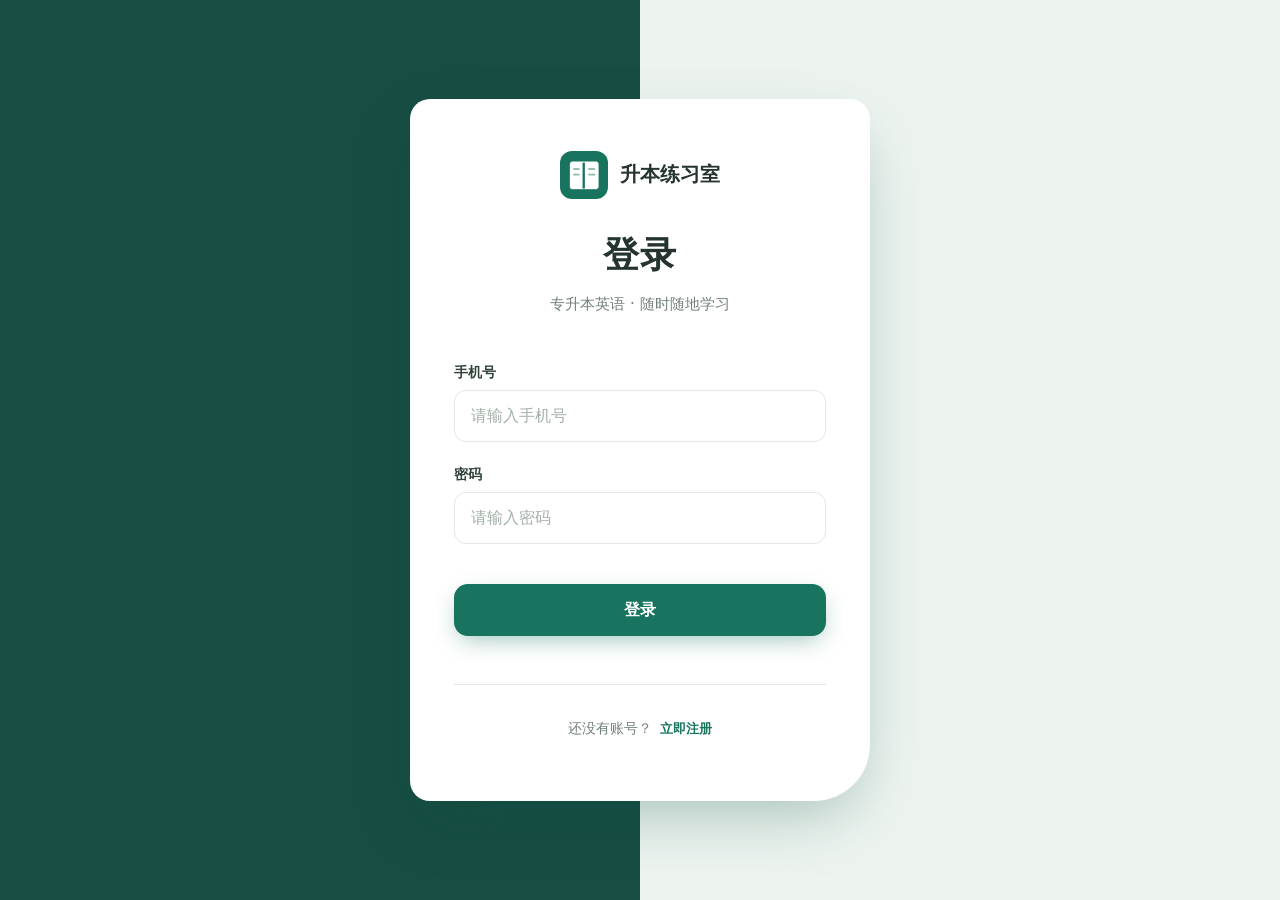
<file: index.html>
<!doctype html>
<html lang="zh-CN" class="待登录">
<head>
  <meta charset="UTF-8">
  <meta name="viewport" content="width=device-width, initial-scale=1">
  <meta name="theme-color" content="#18745e">
  <meta name="description" content="北京专升本学习空间：英语、高等数学和C语言在线答题。">
  <title>升本练习室 · 科目首页</title>
  <link rel="icon" href="./学习图标.png" type="image/png">
  <link rel="stylesheet" href="./科目首页.css">
  <link rel="stylesheet" href="./layout-v2.css">
  <script type="module" src="./科目首页.js"></script>
</head>
<body>
  <div class="登录跳转遮罩" id="登录跳转遮罩" hidden><p>正在前往登录…</p></div>
  <a class="跳过导航" href="#主内容">跳到主要内容</a>
  <header class="首页顶栏">
    <a class="首页标识" href="./index.html"><img src="./学习图标.png" alt=""><span>升本练习室<small>北京专升本 · 学习空间</small></span></a>
    <nav aria-label="首页导航">
      <a href="#科目">选择科目</a>
      <a href="#成长空间">成长空间</a>
      <a href="./英语.html#记录">学习记录</a>
      <span class="首页用户名" id="首页用户名" aria-live="polite">登录中…</span>
    </nav>
  </header>
  <main id="主内容" class="首页内容">
    <section class="首页欢迎 英雄区">
      <div>
        <p class="首页眉题">把积累，变成下一步。</p>
        <h1>今天，从哪一科开始？</h1>
        <p>一个学习空间，三门升本课程。<br>选择科目，继续你的备考进度。</p>
        <a class="首页按钮" href="./英语.html">立即开始英语练习 <span aria-hidden="true">↗</span></a>
      </div>
      <aside class="学习札记"><span>今日学习札记</span><h2>日积一题，<br>学有所成。</h2><p>练习 · 理解 · 巩固</p><div class="札记刻度" aria-hidden="true"><b></b><b></b><b></b><b></b><b></b></div></aside>
    </section>

    <section id="成长空间" class="成长空间" aria-labelledby="成长标题">
      <div class="首页分区头">
        <div>
          <p class="首页眉题">修行与同修</p>
          <h2 id="成长标题">成长空间</h2>
        </div>
        <span>道友 · 修为 · 存档 · 切磋</span>
      </div>
      <div class="功能网格">
        <a class="功能卡 道友卡入口" href="./英语.html#道友">
          <div class="功能标记"><span>社交</span><span class="功能状态">排行 · 好友 · 切磋</span></div>
          <div class="功能符号" aria-hidden="true">☯</div>
          <h3>道友</h3>
          <p>排行榜、加好友、论道与实时 3D 切磋。<br>应战后自动进入竞技场。</p>
          <div class="功能卡底">进入道友 <span aria-hidden="true">↗</span></div>
        </a>
        <a class="功能卡" href="./英语.html#修为">
          <div class="功能标记"><span>成长</span><span class="功能状态">境界 · 战力</span></div>
          <div class="功能符号" aria-hidden="true">✦</div>
          <h3>修为与战力</h3>
          <p>查看境界进度、战力与修为阶梯。<br>答对题目积累修为。</p>
          <div class="功能卡底">查看修为 <span aria-hidden="true">↗</span></div>
        </a>
        <a class="功能卡" href="./英语.html#兑换">
          <div class="功能标记"><span>坊市</span><span class="功能状态">金币兑换</span></div>
          <div class="功能符号" aria-hidden="true">⚔</div>
          <h3>修行坊市</h3>
          <p>用金币兑换丹药、兵器与法器。<br>兵器决定切磋特效。</p>
          <div class="功能卡底">进入坊市 <span aria-hidden="true">↗</span></div>
        </a>
        <a class="功能卡" href="./英语.html#记录">
          <div class="功能标记"><span>足迹</span><span class="功能状态">练习记录</span></div>
          <div class="功能符号" aria-hidden="true">☰</div>
          <h3>学习记录</h3>
          <p>回看每次练习成绩与错题。<br>继续未完成的草稿。</p>
          <div class="功能卡底">查看记录 <span aria-hidden="true">↗</span></div>
        </a>
        <a class="功能卡" href="./英语.html#设置">
          <div class="功能标记"><span>账户</span><span class="功能状态">云端同步</span></div>
          <div class="功能符号" aria-hidden="true">⚙</div>
          <h3>学习存档</h3>
          <p>同步进度、导入导出、修改密码。<br>退出登录也在这里。</p>
          <div class="功能卡底">管理存档 <span aria-hidden="true">↗</span></div>
        </a>
        <a class="功能卡" href="./竞技场.html">
          <div class="功能标记"><span>擂台</span><span class="功能状态">3D 竞技场</span></div>
          <div class="功能符号" aria-hidden="true">⚔</div>
          <h3>竞技场</h3>
          <p>网页 3D 切磋场景。<br>从道友发起切磋后自动进入。</p>
          <div class="功能卡底">打开竞技场 <span aria-hidden="true">↗</span></div>
        </a>
      </div>
    </section>

    <section id="科目" class="科目分区" aria-labelledby="科目标题">
      <div class="首页分区头">
        <div>
          <p class="首页眉题">你的备考课程</p>
          <h2 id="科目标题">选择学习科目</h2>
        </div>
        <span>按自己的节奏，逐科积累</span>
      </div>
      <div class="科目网格">
        <a class="科目卡 英语卡" href="./英语.html"><div class="科目标记"><span>01 / 语言</span><span class="科目状态">在线练习</span></div><div class="科目符号" aria-hidden="true">Aa</div><h3>英语</h3><p>单项选择、阅读、完形与翻译<br>原题练习与原创模拟</p><div class="科目卡底">进入练习室 <span aria-hidden="true">↗</span></div></a>
        <a class="科目卡 数学卡" href="./科目资料.html?科目=高等数学"><div class="科目标记"><span>02 / 数理</span><span class="科目状态">在线题库</span></div><div class="科目符号" aria-hidden="true">∫</div><h3>高等数学</h3><p>联大模拟套题 + 照片题与分级练习<br>套题考察与按知识点逐题训练</p><div class="科目卡底">进入数学题库 <span aria-hidden="true">↗</span></div></a>
        <a class="科目卡 程序卡" href="./科目资料.html?科目=C语言"><div class="科目标记"><span>03 / 程序设计</span><span class="科目状态">在线题库</span></div><div class="科目符号" aria-hidden="true">{ C }</div><h3>C 语言</h3><p>程序设计基础<br>院校官方样题与教材例题练习</p><div class="科目卡底">进入程序设计题库 <span aria-hidden="true">↗</span></div></a>
      </div>
    </section>

    <section class="英语编排" aria-labelledby="编排标题">
      <div class="首页分区头">
        <div>
          <p class="首页眉题">英语整卷 · 新编排</p>
          <h2 id="编排标题">先巩固基础，再挑战阅读。</h2>
        </div>
        <span>总分 75 分 · 不含作文</span>
      </div>
      <ol class="编排序列"><li><b>01</b><h3>单项选择</h3><p>15 道题</p><strong>15 分</strong></li><li><b>02</b><h3>阅读理解</h3><p>5 篇 · 由易到难</p><strong>40 分</strong></li><li><b>03</b><h3>完形填空</h3><p>1 篇 · 10 个单选空</p><strong>10 分</strong></li><li><b>04</b><h3>句子翻译</h3><p>5 句 · 对照要点自评</p><strong>10 分</strong></li></ol>
      <p class="首页说明">阅读难度根据句长、词汇和题目类型估算。单块练习独立按 100 分计分，旧练习保留原有分值。</p>
      <a class="首页文字链接" href="./英语.html#全套卷子模拟题">进入英语模拟考场 <span aria-hidden="true">→</span></a>
    </section>

    <section class="资料说明">
      <div>
        <h2>高等数学：套题考察 + 整卷开练 + 考点刷题。</h2>
        <p>可按院校年份打开整套原卷/照片卷；主观题支持上传答题截图后框内一键「判分」。另有四级难度与单知识点刷题；同型练习单独标明。</p>
      </div>
      <a class="首页文字链接" href="./科目资料.html?科目=高等数学">进入数学整卷练习 →</a>
    </section>
  </main>
  <footer class="首页页脚">升本练习室 · 专注每一道题</footer>
  <noscript>请启用 JavaScript 并先登录后使用科目首页。</noscript>
</body>
</html>
</file>
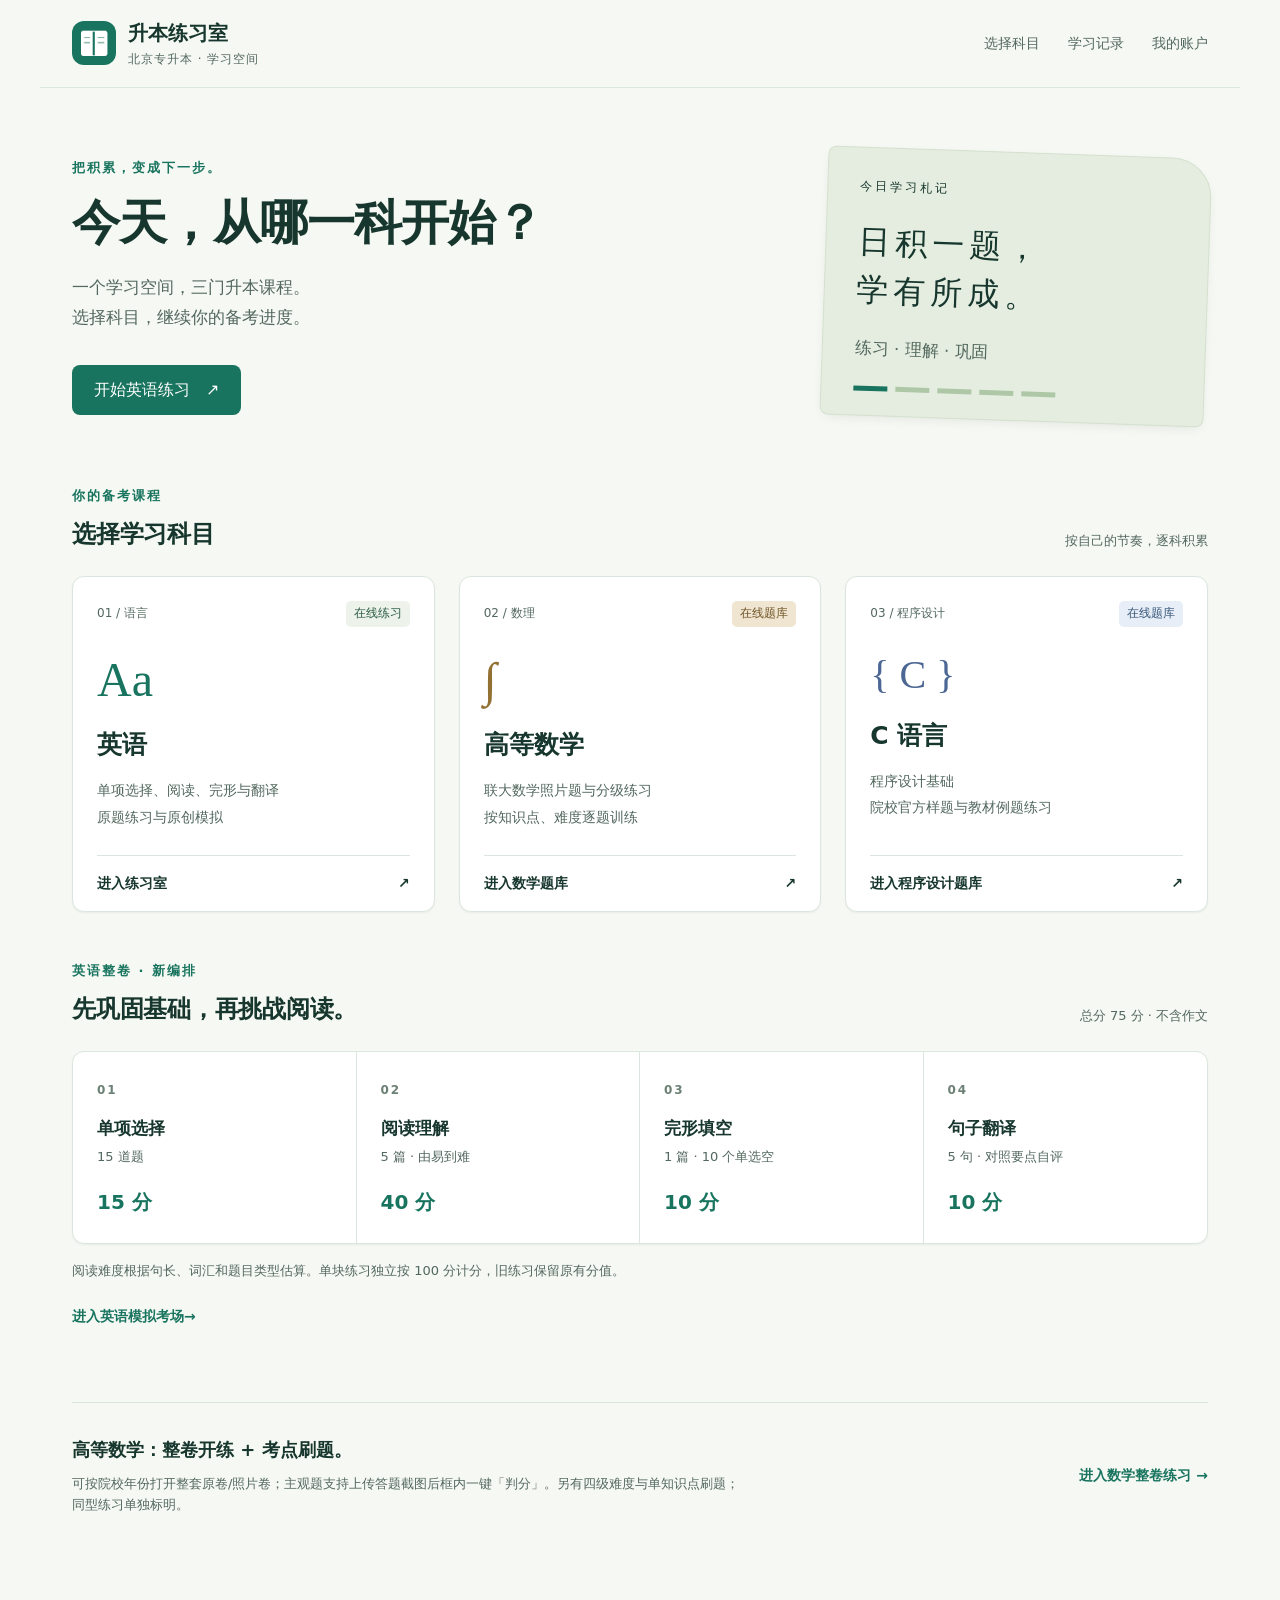
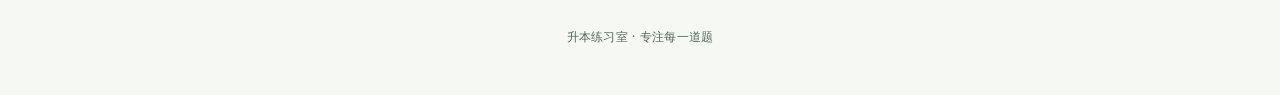
<file: 网站发布包/index.html>
<!doctype html>
<html lang="zh-CN">
<head>
  <meta charset="UTF-8">
  <meta name="viewport" content="width=device-width, initial-scale=1">
  <meta name="theme-color" content="#18745e">
  <meta name="description" content="北京专升本学习空间：英语、高等数学和C语言在线答题。">
  <title>升本练习室 · 科目首页</title>
  <link rel="icon" href="./学习图标.png" type="image/png">
  <link rel="stylesheet" href="./科目首页.css">
  <script type="module" src="./科目首页.js"></script>
</head>
<body>
  <a class="跳过导航" href="#主内容">跳到主要内容</a>
  <header class="首页顶栏"><a class="首页标识" href="./index.html"><img src="./学习图标.png" alt=""><span>升本练习室<small>北京专升本 · 学习空间</small></span></a><nav aria-label="首页导航"><a href="#科目">选择科目</a><a href="./英语.html#记录">学习记录</a><a href="./login.html">我的账户</a></nav></header>
  <main id="主内容" class="首页内容">
    <section class="首页欢迎"><div><p class="首页眉题">把积累，变成下一步。</p><h1>今天，从哪一科开始？</h1><p>一个学习空间，三门升本课程。<br>选择科目，继续你的备考进度。</p><a class="首页按钮" href="./英语.html">开始英语练习 <span aria-hidden="true">↗</span></a></div><aside class="学习札记"><span>今日学习札记</span><h2>日积一题，<br>学有所成。</h2><p>练习 · 理解 · 巩固</p><div class="札记刻度" aria-hidden="true"><b></b><b></b><b></b><b></b><b></b></div></aside></section>
    <section id="科目" aria-labelledby="科目标题"><div class="首页分区头"><div><p class="首页眉题">你的备考课程</p><h2 id="科目标题">选择学习科目</h2></div><span>按自己的节奏，逐科积累</span></div>
      <div class="科目网格">
        <a class="科目卡 英语卡" href="./英语.html"><div class="科目标记"><span>01 / 语言</span><span class="科目状态">在线练习</span></div><div class="科目符号" aria-hidden="true">Aa</div><h3>英语</h3><p>单项选择、阅读、完形与翻译<br>原题练习与原创模拟</p><div class="科目卡底">进入练习室 <span aria-hidden="true">↗</span></div></a>
        <a class="科目卡 数学卡" href="./科目资料.html?科目=高等数学"><div class="科目标记"><span>02 / 数理</span><span class="科目状态">在线题库</span></div><div class="科目符号" aria-hidden="true">∫</div><h3>高等数学</h3><p>联大数学照片题与分级练习<br>按知识点、难度逐题训练</p><div class="科目卡底">进入数学题库 <span aria-hidden="true">↗</span></div></a>
        <a class="科目卡 程序卡" href="./科目资料.html?科目=C语言"><div class="科目标记"><span>03 / 程序设计</span><span class="科目状态">在线题库</span></div><div class="科目符号" aria-hidden="true">{ C }</div><h3>C 语言</h3><p>程序设计基础<br>院校官方样题与教材例题练习</p><div class="科目卡底">进入程序设计题库 <span aria-hidden="true">↗</span></div></a>
      </div>
    </section>
    <section class="英语编排" aria-labelledby="编排标题"><div class="首页分区头"><div><p class="首页眉题">英语整卷 · 新编排</p><h2 id="编排标题">先巩固基础，再挑战阅读。</h2></div><span>总分 75 分 · 不含作文</span></div><ol class="编排序列"><li><b>01</b><h3>单项选择</h3><p>15 道题</p><strong>15 分</strong></li><li><b>02</b><h3>阅读理解</h3><p>5 篇 · 由易到难</p><strong>40 分</strong></li><li><b>03</b><h3>完形填空</h3><p>1 篇 · 10 个单选空</p><strong>10 分</strong></li><li><b>04</b><h3>句子翻译</h3><p>5 句 · 对照要点自评</p><strong>10 分</strong></li></ol><p class="首页说明">阅读难度根据句长、词汇和题目类型估算。单块练习独立按 100 分计分，旧练习保留原有分值。</p><a class="首页文字链接" href="./英语.html#全套卷子模拟题">进入英语模拟考场 <span aria-hidden="true">→</span></a></section>
    <section class="资料说明"><div><h2>高等数学：整卷开练 + 考点刷题。</h2><p>可按院校年份打开整套原卷/照片卷；主观题支持上传答题截图后框内一键「判分」。另有四级难度与单知识点刷题；同型练习单独标明。</p></div><a class="首页文字链接" href="./科目资料.html?科目=高等数学">进入数学整卷练习 →</a></section>
  </main><footer class="首页页脚">升本练习室 · 专注每一道题</footer>
  <noscript>可直接使用上方科目链接进入英语练习或科目资料页。</noscript>
</body>
</html>
</file>
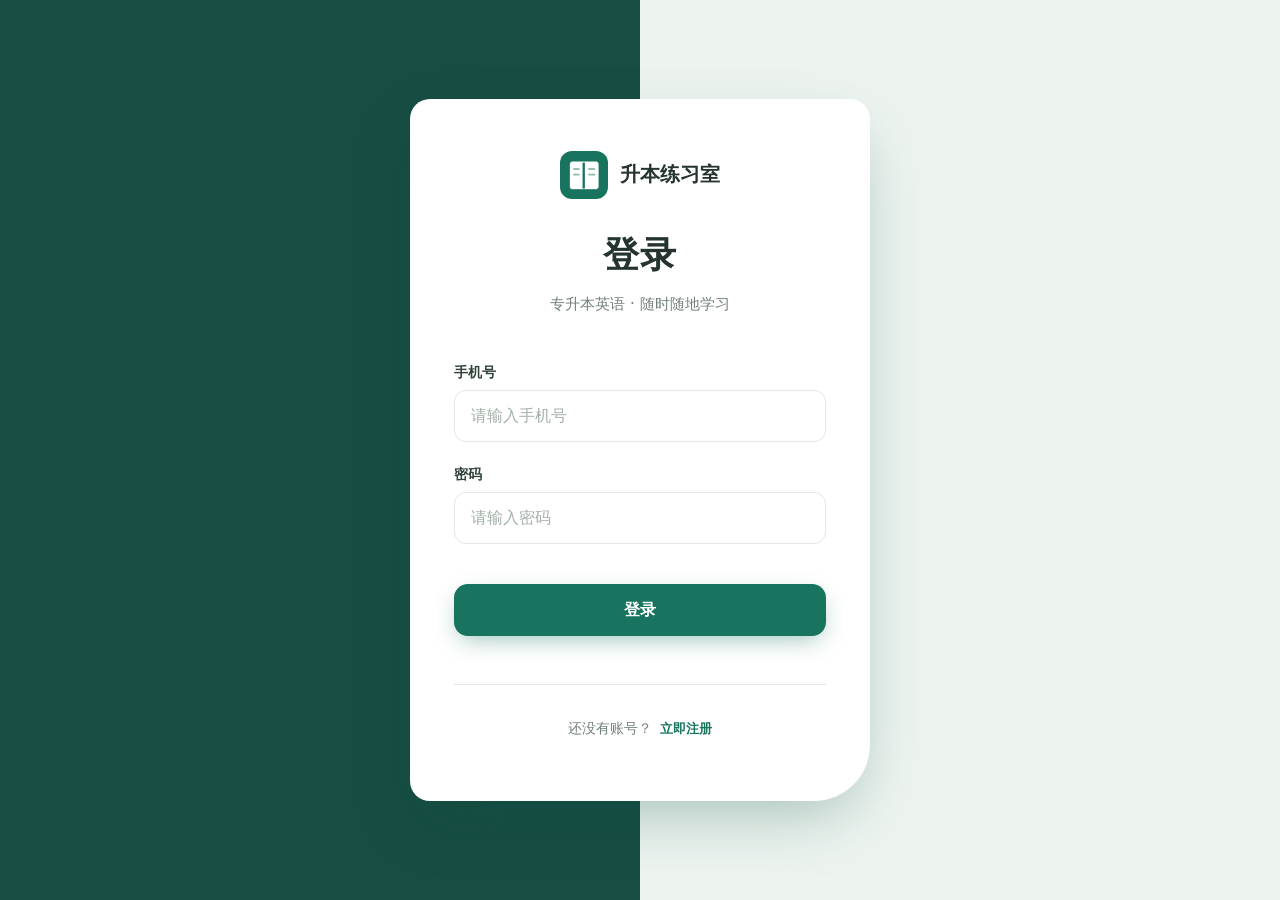
<file: login.html>
<!doctype html>
<html lang="zh-CN">
<head>
  <meta charset="UTF-8">
  <meta name="viewport" content="width=device-width, initial-scale=1">
  <title>登录 · 升本练习室</title>
  <link rel="icon" href="./学习图标.png" type="image/png">
  <link rel="stylesheet" href="./登录页面.css">
  <link rel="stylesheet" href="./layout-v2.css">
</head>
<body>
  <div class="登录壳">
    <div class="登录卡">
      <div class="标识">
        <img src="./学习图标.png" alt="升本练习室">
        <strong>升本练习室</strong>
      </div>
      <h1 id="表单标题">登录</h1>
      <p class="副标题">专升本英语 · 随时随地学习</p>

      <form id="认证表单">
        <div class="表单组">
          <label for="手机号">手机号</label>
          <input type="tel" id="手机号" placeholder="请输入手机号" maxlength="11" autocomplete="username" inputmode="tel" required>
          <p class="错误提示">请输入正确的手机号码</p>
        </div>

        <div class="表单组" id="名称组" style="display:none">
          <label for="名称">用户名称（可选）</label>
          <input type="text" id="名称" placeholder="例如：小明" maxlength="20">
          <p class="错误提示">名称最多20个字符</p>
        </div>

        <div class="表单组">
          <label for="密码">密码</label>
          <input type="password" id="密码" placeholder="请输入密码" maxlength="256" autocomplete="current-password" required>
          <p class="错误提示">密码至少需要6位</p>
        </div>

        <div class="表单组" id="确认密码组" style="display:none">
          <label for="确认密码">确认密码</label>
          <input type="password" id="确认密码" placeholder="请再次输入密码" maxlength="256" autocomplete="new-password">
          <div class="密码强度"><div></div></div>
          <p class="错误提示">两次输入的密码不一致</p>
        </div>

        <button type="submit" class="提交按钮" id="提交按钮">登录</button>
      </form>

      <div class="切换提示">
        <span id="切换文字">还没有账号？</span>
        <button type="button" id="切换模式">立即注册</button>
      </div>
    </div>
  </div>

  <script type="module" src="./登录页面.js"></script>
</body>
</html>
</file>
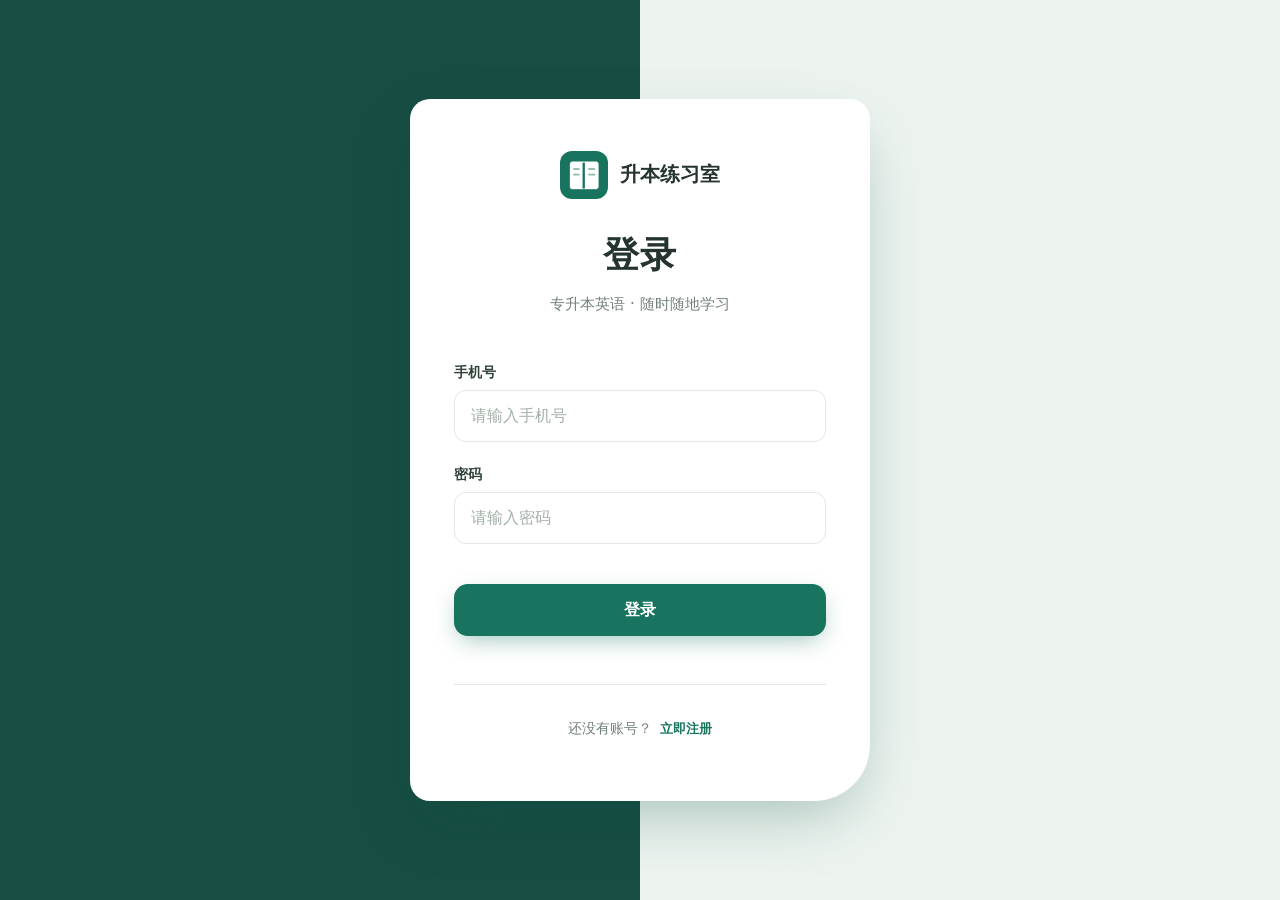
<file: 科目资料.html>
<!doctype html>
<html lang="zh-CN">
<head>
  <meta charset="UTF-8">
  <meta name="viewport" content="width=device-width, initial-scale=1">
  <meta name="theme-color" content="#18745e">
  <title>专业课在线答题 · 升本练习室</title>
  <link rel="icon" href="./学习图标.png" type="image/png">
  <link rel="stylesheet" href="./科目首页.css">
  <link rel="stylesheet" href="./专业课样式.css">
  <script type="module" src="./科目资料.js"></script>
</head>
<body>
  <a class="跳过导航" href="#主内容">跳到主要内容</a>
  <header class="首页顶栏">
    <a class="首页标识" href="./index.html"><img src="./学习图标.png" alt=""><span>升本练习室<small>北京专升本 · 学习空间</small></span></a>
    <nav aria-label="练习导航"><a href="./index.html">返回科目首页</a><a href="./英语.html">英语练习</a></nav>
  <div class="首页用户行"><span class="首页用户名" id="首页用户名" aria-live="polite"></span></div></header>
  <main id="主内容" class="首页内容">
    <div id="全页错误" class="练习错误" role="alert" tabindex="-1" hidden></div>
    <section id="选卷区" aria-labelledby="科目标题">
      <div class="资料页标题"><p class="首页眉题">选择试卷 · 整卷开练 · 考点巩固</p><h1 id="科目标题">专业课练习</h1><p>原卷转载、照片整理、回忆页及同型练习分别标记；完整原卷与回忆页会分开标注。可先做<strong>套题考察</strong>模拟整卷，或按下方知识点专项刷题。选择题自动判分，主观题可上传截图辅助判题。</p></div>
      <nav class="科目切换" aria-label="切换科目"><a href="./科目资料.html?科目=高等数学" data-subject="高等数学">高等数学</a><a href="./科目资料.html?科目=C语言" data-subject="C语言">C 语言</a></nav>
      <section id="套题考察区" class="套题考察" aria-labelledby="套题考察标题" hidden>
        <div class="专项标题行"><div><p class="首页眉题">北联大卷面结构 · 全真模拟</p><h2 id="套题考察标题">套题考察</h2></div></div>
        <p id="套题考察说明"></p>
        <div id="套题结构卡" class="套题结构卡"></div>
        <div id="套题轮刷栏" class="套题轮刷栏"></div>
        <div id="套题试卷入口" class="套题试卷入口"></div>
        <div id="套题知识点覆盖" class="套题知识点覆盖"></div>
      </section>
      
      <nav class="学习入口" aria-label="选择练习方式"><a href="#继续上次">继续上次</a><a href="#整卷入口">按卷练习</a><a href="#数学专项区" id="考点快捷入口">知识点刷题</a><a href="#专业课备份">备份与恢复</a></nav>
      <section id="继续上次" class="继续上次" aria-label="未完成的练习"></section>
      <section id="整卷入口" aria-label="按卷练习">
        <form class="资料筛选" id="试卷筛选">
          <label>选择院校<select id="试卷院校"><option value="全部">全部院校题目</option></select></label>
          <label>年份 / 类型<select id="试卷年份"><option value="全部">全部试题</option></select></label>
          <label>查找试卷<input id="搜索试卷" type="search" placeholder="输入院校、年份或试卷名称"></label>
        </form>
        <p class="资料统计" id="试卷统计" role="status" aria-live="polite">正在加载题库…</p>
        <section class="资料清单" id="试卷清单" aria-label="可作答试卷"></section>
        <section id="其他院校" class="其他院校" aria-label="其他院校可作答试题" hidden></section>
      </section>
      <section id="数学专项区" class="数学专项" aria-labelledby="数学专项标题" hidden>
        <div class="专项标题行"><div><p class="首页眉题">2026 年联大大纲 · 按考点训练</p><h2 id="数学专项标题">单知识点刷题</h2></div><a class="首页文字链接" id="数学大纲链接" target="_blank" rel="noopener noreferrer">查看大纲文字 ↗</a></div>
        <p id="数学覆盖说明"></p>
        <form id="数学专项筛选" class="数学筛选">
          <label for="数学知识点">知识点<select id="数学知识点"><option value="全部">全部知识点</option></select></label>
          <label for="数学难度">难度<select id="数学难度"><option value="全部">全部难度</option><option>简单题</option><option selected>基础题</option><option>中等题</option><option>最高难度题</option></select></label>
          <label for="数学档位" id="数学档位标签">难度参考<select id="数学档位"><option value="联大">联大备考</option><option value="通用">题库通用</option></select></label>
          <label for="数学题源">题目范围<select id="数学题源"><option value="全部">原题与同型练习</option><option value="照片">仅照片原题</option><option value="练习">仅同型练习</option></select></label>
          <label for="数学专项院校">原题院校<select id="数学专项院校"><option>北京联合大学</option><option value="全部">全部院校</option></select></label>
          <label for="数学题数">每次题数<select id="数学题数"><option>5</option><option selected>10</option><option>20</option><option>50</option></select></label>
          <label for="数学练习方式">练习方式<select id="数学练习方式"><option value="新题">未练优先</option><option value="错题">错题重练</option></select></label>
          <button type="submit" class="练习按钮" id="开始数学专项">开始刷题 →</button>
        </form>
        <p id="数学筛选统计" role="status" aria-live="polite"></p>
        <p class="数学难度说明" id="数学难度说明"></p>
        <div id="数学专项草稿" aria-label="未完成的数学专项"></div>
        <details class="考点入口"><summary>按知识点直接开始练习</summary><p>选择上面的难度后，按章节展开对应知识点。按钮显示可练题数。</p><div id="数学知识点按钮"></div></details>
        <details class="考点对照"><summary>查看大纲逐项覆盖对照</summary><p id="考点核对依据"></p><div id="数学考点对照"></div></details>
        <details id="照片待核区" class="照片待核"><summary id="待核题标题">照片中缺少条件的题目</summary><p>以下题目保留原图；条件补齐后才能加入答题和评分。</p><div id="照片待核清单"></div></details>
      </section>
      <section class="年份缺口" id="年份覆盖" aria-label="收录情况"></section>
      <section class="本机记录" aria-labelledby="记录标题"><h2 id="记录标题">专业课练习记录</h2><p>作答进度和成绩保存在当前浏览器，可刷新后继续。</p><div id="练习记录"></div></section>
      <section id="专业课备份" class="本机记录"><h2>三科备份与恢复</h2><p>备份包含本浏览器当前账号的英语、数学、C 语言进度及答题截图。英语继续使用云同步，数学与 C 语言换设备时请导出此文件。</p><div class="试卷动作"><button class="次按钮" data-action="导出备份">导出三科备份</button><button class="次按钮" data-action="导入备份">导入并合并备份</button><button class="次按钮" data-action="重试保存">重试保存</button><button class="次按钮" data-action="清理截图">清理闲置截图</button><input type="file" id="专业课导入" accept=".json,application/json" hidden></div><p id="备份状态" role="status" aria-live="polite"></p><div id="存档冲突"></div></section>
    </section>
    <section id="答题区" aria-label="专业课答题" hidden></section>
  </main>
  <footer class="首页页脚">升本练习室 · 进度保存与练习体验更新：2026 年 10 月 15 日</footer>
  <noscript>请启用 JavaScript 进行在线答题。</noscript>
</body>
</html>
</file>
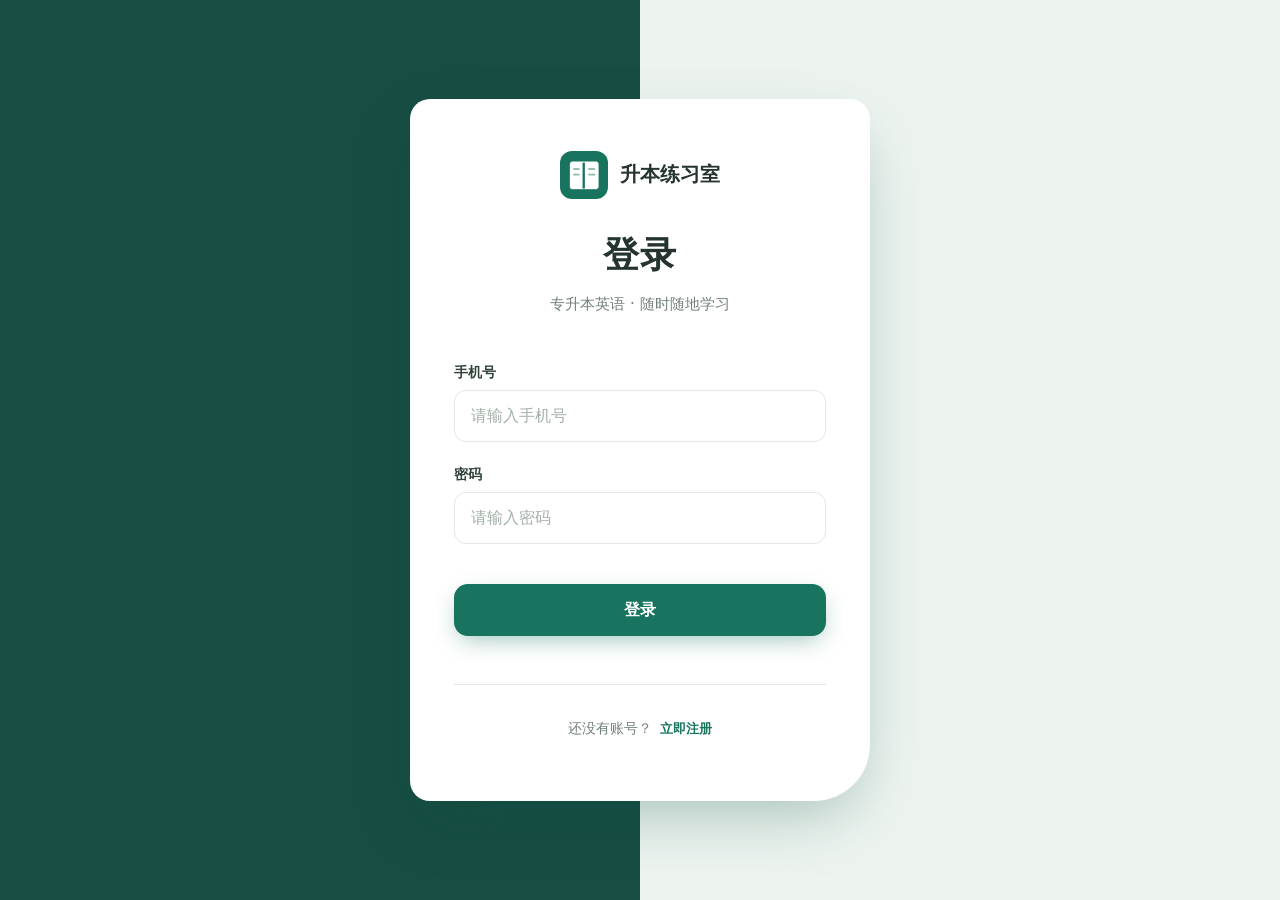
<file: 英语.html>
<!doctype html>
<html lang="zh-CN">
<head>
  <meta charset="UTF-8">
  <meta name="viewport" content="width=device-width, initial-scale=1">
  <meta name="theme-color" content="#18745e">
  <meta name="description" content="专升本英语练习：500道原创单选、照片原题、随机模拟、错题解析与金币修为。">
  <title>升本练习室 · 专升本英语</title>
  <link rel="icon" href="./学习图标.png" type="image/png">
  <link rel="stylesheet" href="./样式.css">
  <link rel="stylesheet" href="./升级样式.css">
  <link rel="stylesheet" href="./主题样式.css">
  <link rel="stylesheet" href="./学习样式.css">
  <link rel="stylesheet" href="./修行样式.css">
  <link rel="stylesheet" href="./社交样式.css">
  <script defer src="./图标.js"></script>
  <script type="module" src="./练习室.js"></script>
  <link rel="stylesheet" href="./layout-v2.css">
</head>
<body>
  <div id="应用"><div class="加载">正在打开练习室…</div></div>
  <div id="提示" role="status" aria-live="polite"></div>
  <dialog id="对话框"></dialog>
  <noscript>请启用浏览器的 JavaScript 后使用练习室。</noscript>
</body>
</html>
</file>
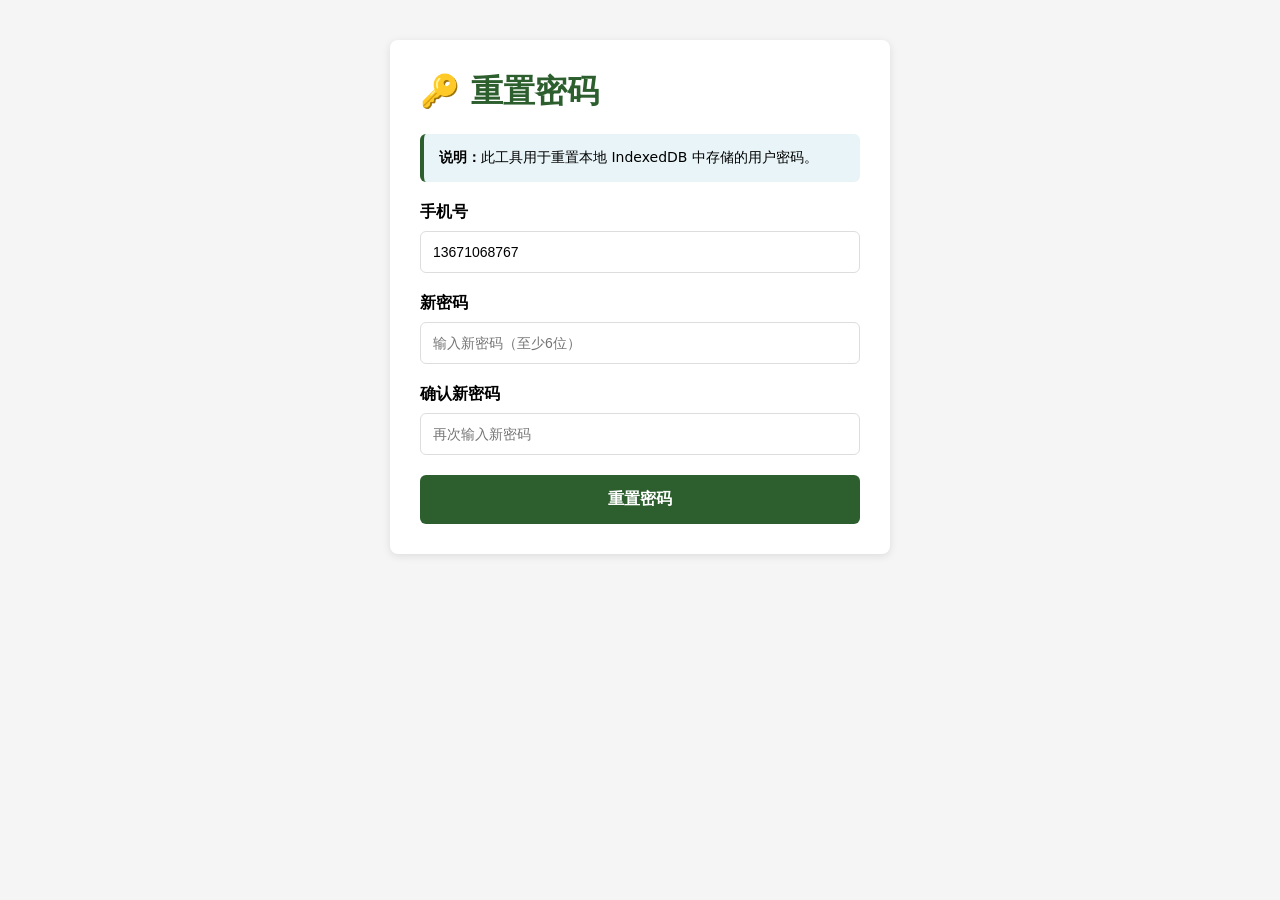
<file: 重置密码.html>
<!DOCTYPE html>
<html lang="zh-CN">
<head>
  <meta charset="UTF-8">
  <meta name="viewport" content="width=device-width, initial-scale=1.0">
  <title>重置密码 - 升本练习室</title>
  <style>
    * { margin: 0; padding: 0; box-sizing: border-box; }
    body { font-family: system-ui, -apple-system, sans-serif; padding: 40px 20px; background: #f5f5f5; }
    .container { max-width: 500px; margin: 0 auto; background: white; padding: 30px; border-radius: 8px; box-shadow: 0 2px 8px rgba(0,0,0,0.1); }
    h1 { color: #2c5f2d; margin-bottom: 20px; }
    .form-group { margin-bottom: 20px; }
    label { display: block; margin-bottom: 8px; font-weight: 600; }
    input { width: 100%; padding: 12px; border: 1px solid #ddd; border-radius: 6px; font-size: 14px; }
    button { width: 100%; padding: 14px; background: #2c5f2d; color: white; border: none; border-radius: 6px; font-size: 16px; font-weight: 600; cursor: pointer; }
    button:hover { background: #1e4620; }
    .message { margin-top: 20px; padding: 12px; border-radius: 6px; display: none; }
    .message.success { background: #d4edda; color: #155724; border: 1px solid #c3e6cb; }
    .message.error { background: #f8d7da; color: #721c24; border: 1px solid #f5c6cb; }
    .info { background: #e8f4f8; padding: 15px; border-radius: 6px; margin-bottom: 20px; border-left: 4px solid #2c5f2d; font-size: 14px; }
  </style>
  <link rel="stylesheet" href="./layout-v2.css">
</head>
<body>
  <div class="container">
    <h1>🔑 重置密码</h1>

    <div class="info">
      <strong>说明：</strong>此工具用于重置本地 IndexedDB 中存储的用户密码。
    </div>

    <div class="form-group">
      <label for="phone">手机号</label>
      <input type="tel" id="phone" value="13671068767" maxlength="11">
    </div>

    <div class="form-group">
      <label for="newPassword">新密码</label>
      <input type="password" id="newPassword" placeholder="输入新密码（至少6位）">
    </div>

    <div class="form-group">
      <label for="confirmPassword">确认新密码</label>
      <input type="password" id="confirmPassword" placeholder="再次输入新密码">
    </div>

    <button onclick="resetPassword()">重置密码</button>

    <div class="message" id="message"></div>
  </div>

  <script>
    // 简单加密函数（与认证.js中的相同）
    function 简单加密(文本) {
      let 结果 = 0;
      for (let i = 0; i < 文本.length; i++) {
        结果 = ((结果 << 5) - 结果) + 文本.charCodeAt(i);
        结果 |= 0;
      }
      return 结果.toString(36);
    }

    function showMessage(text, type) {
      const msg = document.getElementById('message');
      msg.textContent = text;
      msg.className = 'message ' + type;
      msg.style.display = 'block';
    }

    async function resetPassword() {
      const phone = document.getElementById('phone').value.trim();
      const newPassword = document.getElementById('newPassword').value;
      const confirmPassword = document.getElementById('confirmPassword').value;

      // 验证
      if (!/^1[3-9]\d{9}$/.test(phone)) {
        showMessage('请输入正确的手机号码', 'error');
        return;
      }

      if (newPassword.length < 6) {
        showMessage('密码至少需要6位', 'error');
        return;
      }

      if (newPassword !== confirmPassword) {
        showMessage('两次输入的密码不一致', 'error');
        return;
      }

      try {
        // 打开数据库
        const request = indexedDB.open('升本练习室认证', 1);

        request.onerror = () => {
          showMessage('无法打开数据库', 'error');
        };

        request.onsuccess = () => {
          const db = request.result;
          const transaction = db.transaction(['用户'], 'readwrite');
          const store = transaction.objectStore('用户');

          // 获取用户
          const getRequest = store.get(phone);

          getRequest.onsuccess = () => {
            const user = getRequest.result;

            if (!user) {
              showMessage(`手机号 ${phone} 未注册`, 'error');
              return;
            }

            // 更新密码
            user.密码 = 简单加密(newPassword);
            const updateRequest = store.put(user);

            updateRequest.onsuccess = () => {
              showMessage(`✅ 密码重置成功！手机号：${phone}`, 'success');

              // 清空输入框
              document.getElementById('newPassword').value = '';
              document.getElementById('confirmPassword').value = '';

              // 3秒后跳转到登录页
              setTimeout(() => {
                window.location.href = './login.html';
              }, 2000);
            };

            updateRequest.onerror = () => {
              showMessage('密码更新失败', 'error');
            };
          };

          getRequest.onerror = () => {
            showMessage('查询用户失败', 'error');
          };
        };

      } catch (error) {
        showMessage('操作失败：' + error.message, 'error');
      }
    }

    // 回车提交
    document.getElementById('confirmPassword').addEventListener('keypress', (e) => {
      if (e.key === 'Enter') resetPassword();
    });
  </script>
</body>
</html>
</file>
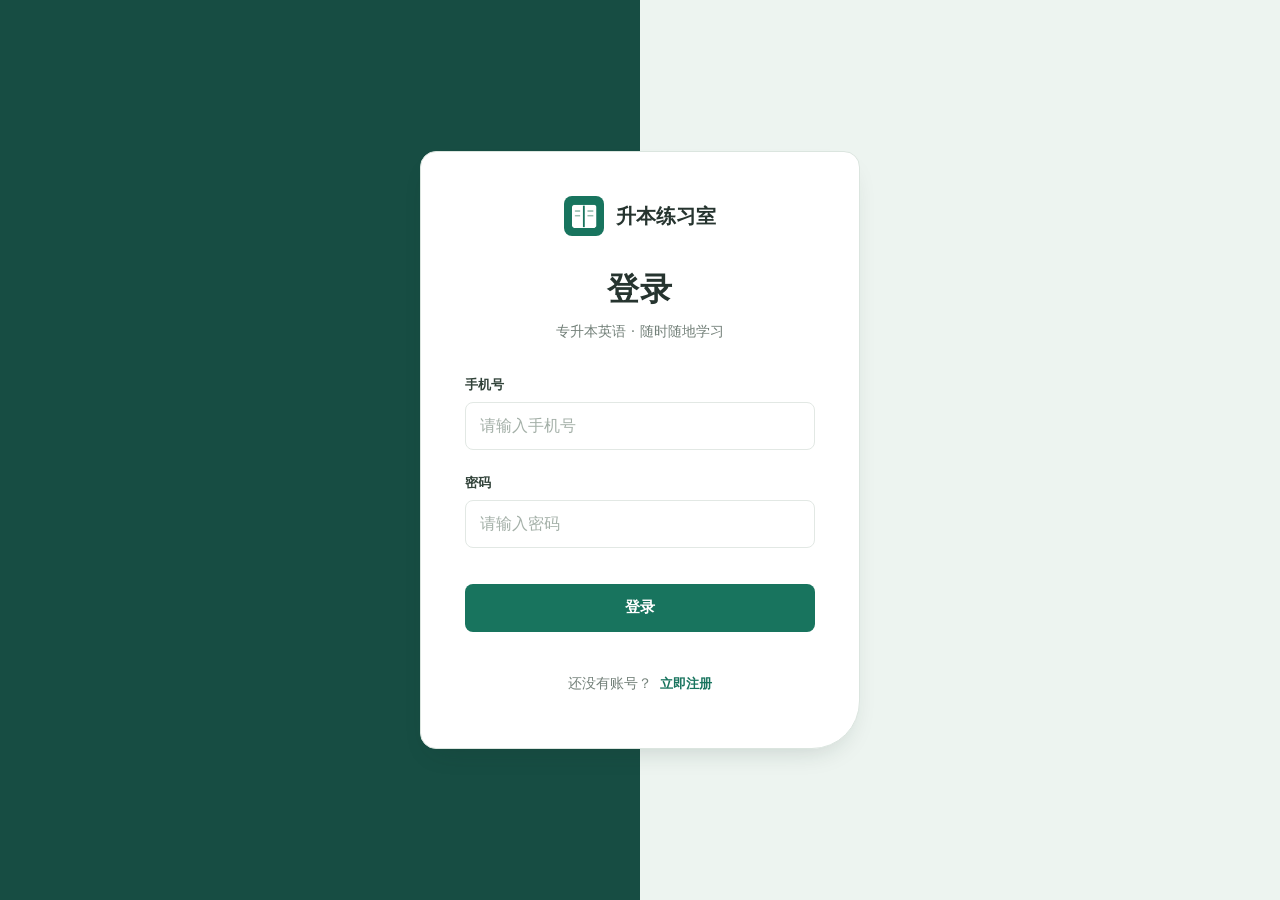
<file: 网站发布包/login.html>
<!doctype html>
<html lang="zh-CN">
<head>
  <meta charset="UTF-8">
  <meta name="viewport" content="width=device-width, initial-scale=1">
  <title>登录 · 升本练习室</title>
  <link rel="icon" href="./学习图标.png" type="image/png">
  <link rel="stylesheet" href="./登录页面.css">
</head>
<body>
  <div class="登录壳">
    <div class="登录卡">
      <div class="标识">
        <img src="./学习图标.png" alt="升本练习室">
        <strong>升本练习室</strong>
      </div>
      <h1 id="表单标题">登录</h1>
      <p class="副标题">专升本英语 · 随时随地学习</p>

      <form id="认证表单">
        <div class="表单组">
          <label for="手机号">手机号</label>
          <input type="tel" id="手机号" placeholder="请输入手机号" maxlength="11" autocomplete="username" inputmode="tel" required>
          <p class="错误提示">请输入正确的手机号码</p>
        </div>

        <div class="表单组" id="名称组" style="display:none">
          <label for="名称">用户名称（可选）</label>
          <input type="text" id="名称" placeholder="例如：小明" maxlength="20">
          <p class="错误提示">名称最多20个字符</p>
        </div>

        <div class="表单组">
          <label for="密码">密码</label>
          <input type="password" id="密码" placeholder="请输入密码" maxlength="256" autocomplete="current-password" required>
          <p class="错误提示">密码至少需要6位</p>
        </div>

        <div class="表单组" id="确认密码组" style="display:none">
          <label for="确认密码">确认密码</label>
          <input type="password" id="确认密码" placeholder="请再次输入密码" maxlength="256" autocomplete="new-password">
          <div class="密码强度"><div></div></div>
          <p class="错误提示">两次输入的密码不一致</p>
        </div>

        <button type="submit" class="提交按钮" id="提交按钮">登录</button>
      </form>

      <div class="切换提示">
        <span id="切换文字">还没有账号？</span>
        <button type="button" id="切换模式">立即注册</button>
      </div>
    </div>
  </div>

  <script type="module" src="./登录页面.js"></script>
</body>
</html>
</file>
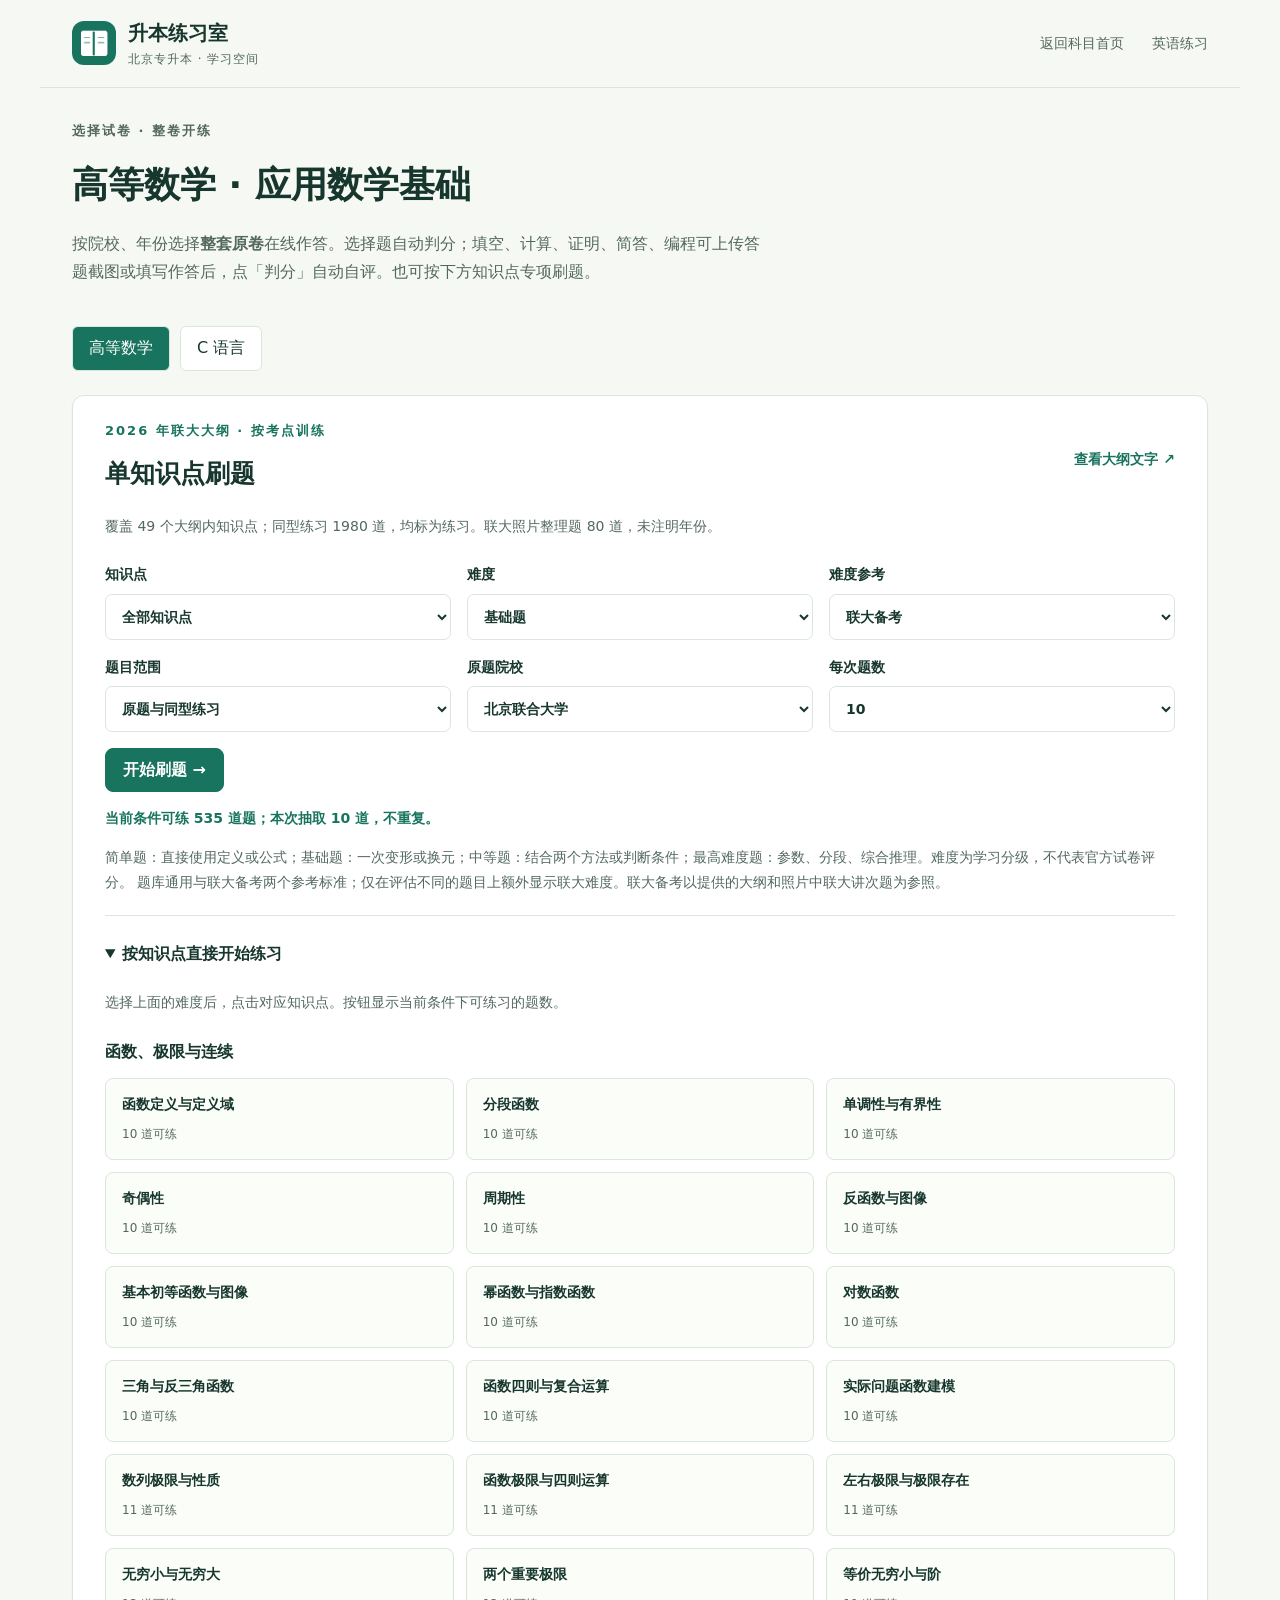
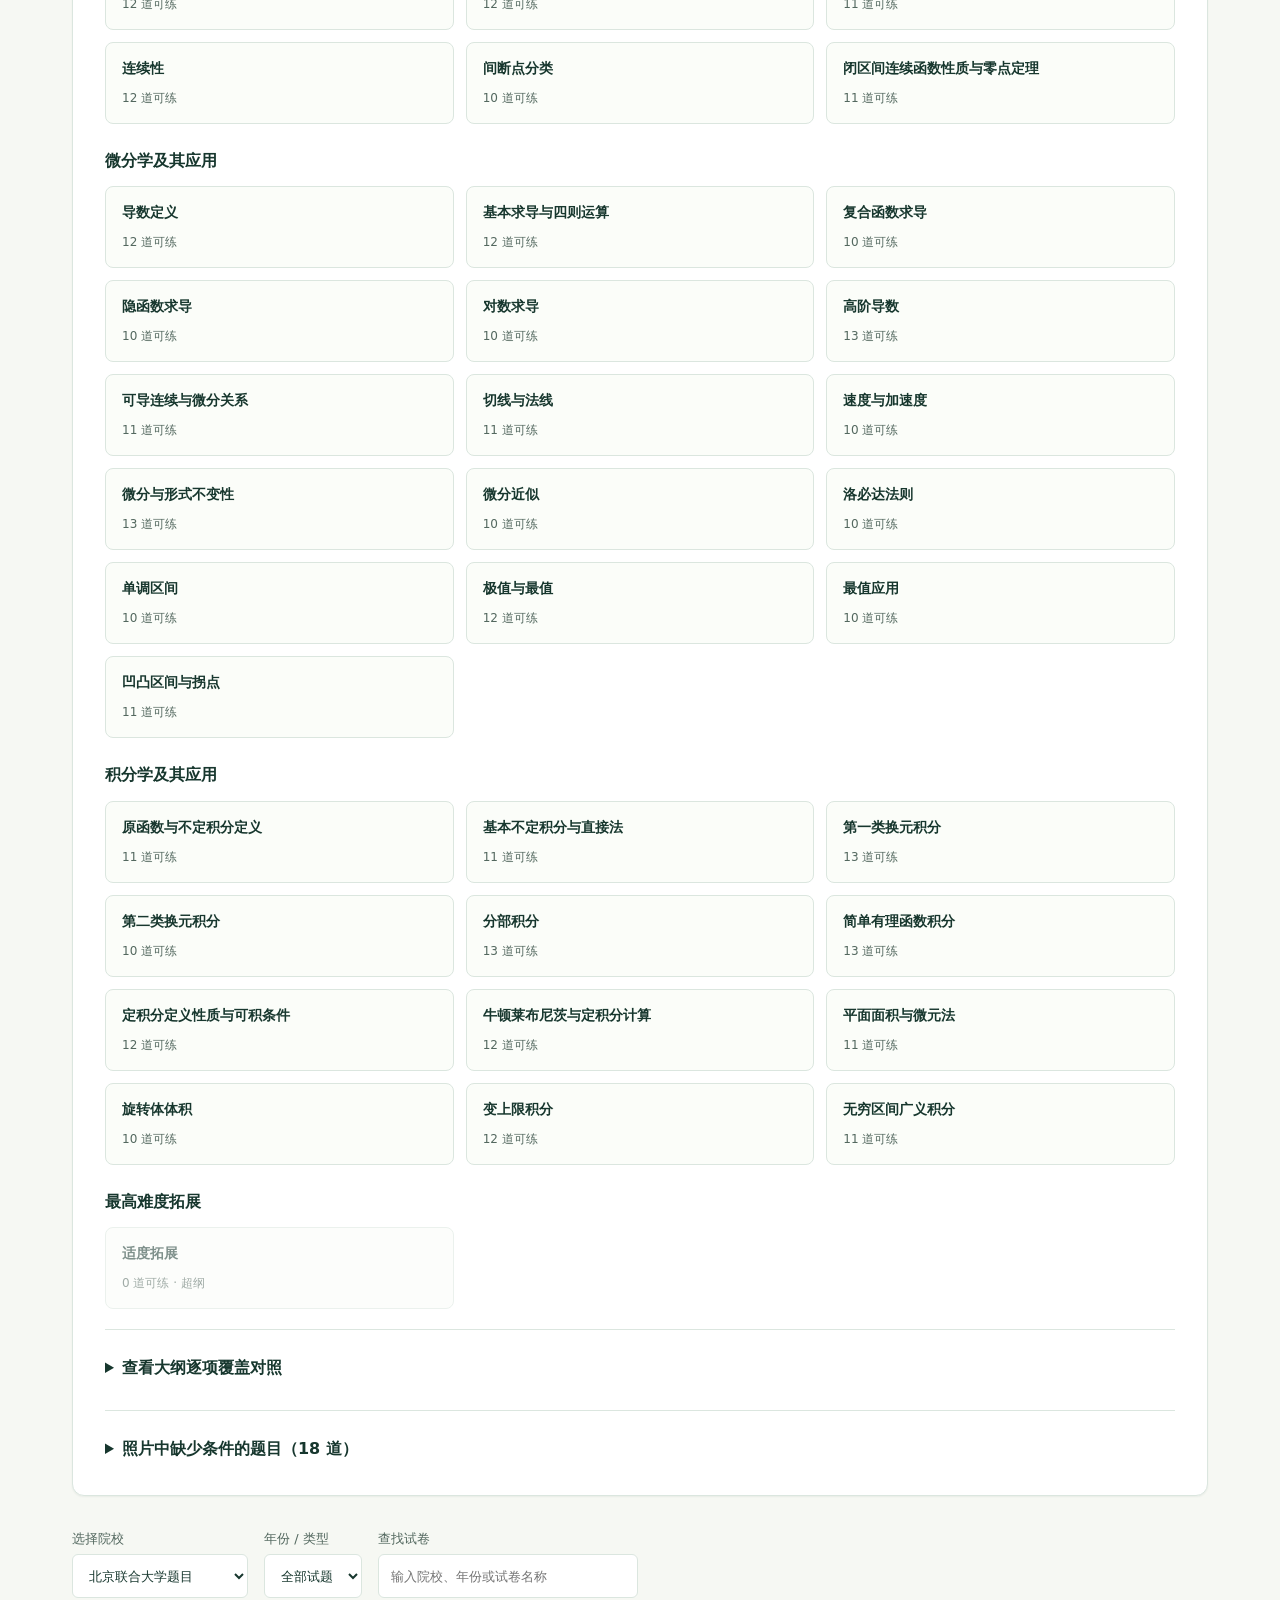
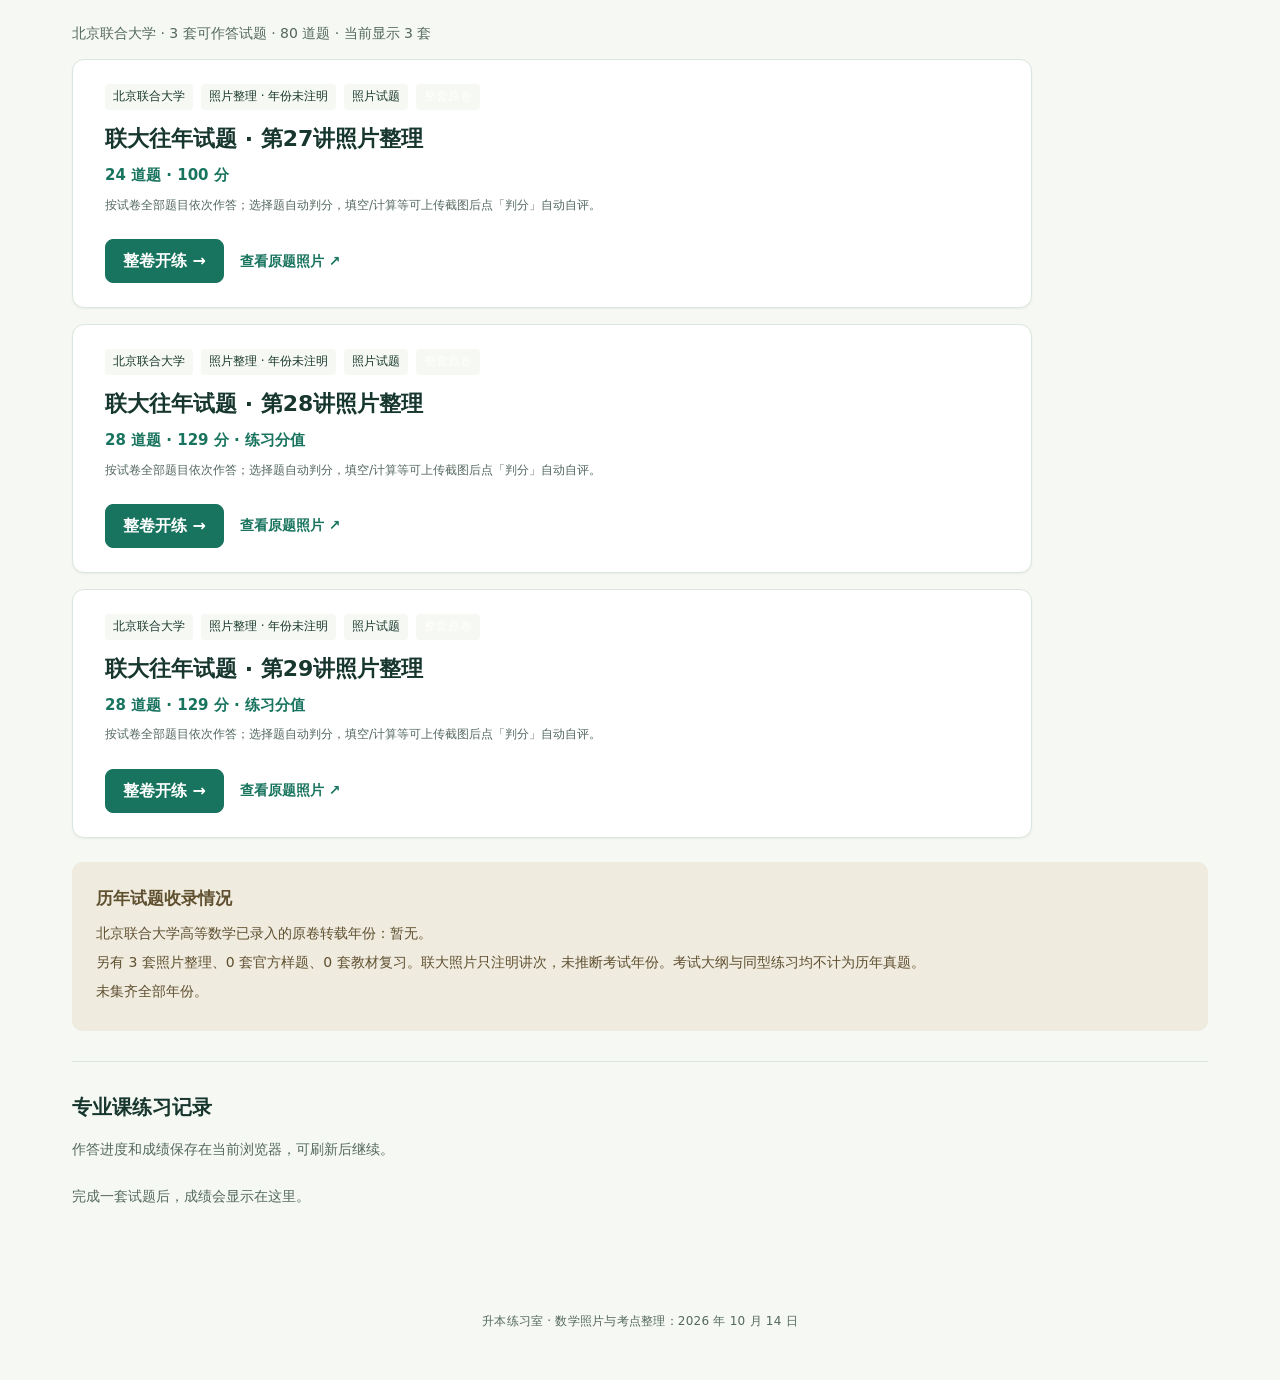
<file: 网站发布包/科目资料.html>
<!doctype html>
<html lang="zh-CN">
<head>
  <meta charset="UTF-8">
  <meta name="viewport" content="width=device-width, initial-scale=1">
  <meta name="theme-color" content="#18745e">
  <title>专业课在线答题 · 升本练习室</title>
  <link rel="icon" href="./学习图标.png" type="image/png">
  <link rel="stylesheet" href="./科目首页.css">
  <link rel="stylesheet" href="./专业课样式.css">
  <script type="module" src="./科目资料.js"></script>
</head>
<body>
  <a class="跳过导航" href="#主内容">跳到主要内容</a>
  <header class="首页顶栏">
    <a class="首页标识" href="./index.html"><img src="./学习图标.png" alt=""><span>升本练习室<small>北京专升本 · 学习空间</small></span></a>
    <nav aria-label="练习导航"><a href="./index.html">返回科目首页</a><a href="./英语.html">英语练习</a></nav>
  </header>
  <main id="主内容" class="首页内容">
    <div id="全页错误" class="练习错误" role="alert" tabindex="-1" hidden></div>
    <section id="选卷区" aria-labelledby="科目标题">
      <div class="资料页标题"><p class="首页眉题">选择试卷 · 整卷开练</p><h1 id="科目标题">专业课练习</h1><p>按院校、年份选择<strong>整套原卷</strong>在线作答。选择题自动判分；填空、计算、证明、简答、编程可上传答题截图或填写作答后，点「判分」自动自评。也可按下方知识点专项刷题。</p></div>
      <nav class="科目切换" aria-label="切换科目"><a href="./科目资料.html?科目=高等数学" data-subject="高等数学">高等数学</a><a href="./科目资料.html?科目=C语言" data-subject="C语言">C 语言</a></nav>
      <section id="数学专项区" class="数学专项" aria-labelledby="数学专项标题" hidden>
        <div class="专项标题行"><div><p class="首页眉题">2026 年联大大纲 · 按考点训练</p><h2 id="数学专项标题">单知识点刷题</h2></div><a class="首页文字链接" id="数学大纲链接" target="_blank" rel="noopener noreferrer">查看大纲文字 ↗</a></div>
        <p id="数学覆盖说明"></p>
        <form id="数学专项筛选" class="数学筛选">
          <label for="数学知识点">知识点<select id="数学知识点"><option value="全部">全部知识点</option></select></label>
          <label for="数学难度">难度<select id="数学难度"><option value="全部">全部难度</option><option>简单题</option><option selected>基础题</option><option>中等题</option><option>最高难度题</option></select></label>
          <label for="数学档位" id="数学档位标签">难度参考<select id="数学档位"><option value="联大">联大备考</option><option value="通用">题库通用</option></select></label>
          <label for="数学题源">题目范围<select id="数学题源"><option value="全部">原题与同型练习</option><option value="照片">仅照片原题</option><option value="练习">仅同型练习</option></select></label>
          <label for="数学专项院校">原题院校<select id="数学专项院校"><option>北京联合大学</option><option value="全部">全部院校</option></select></label>
          <label for="数学题数">每次题数<select id="数学题数"><option>5</option><option selected>10</option><option>20</option><option>50</option></select></label>
          <button type="submit" class="练习按钮" id="开始数学专项">开始刷题 →</button>
        </form>
        <p id="数学筛选统计" role="status" aria-live="polite"></p>
        <p class="数学难度说明" id="数学难度说明"></p>
        <div id="数学专项草稿" aria-label="未完成的数学专项"></div>
        <details class="考点入口" open><summary>按知识点直接开始练习</summary><p>选择上面的难度后，点击对应知识点。按钮显示当前条件下可练习的题数。</p><div id="数学知识点按钮"></div></details>
        <details class="考点对照"><summary>查看大纲逐项覆盖对照</summary><p id="考点核对依据"></p><div id="数学考点对照"></div></details>
        <details id="照片待核区" class="照片待核"><summary id="待核题标题">照片中缺少条件的题目</summary><p>以下题目保留原图；条件补齐后才能加入答题和评分。</p><div id="照片待核清单"></div></details>
      </section>
      <form class="资料筛选" id="试卷筛选">
        <label>选择院校<select id="试卷院校"><option value="全部">全部院校题目</option></select></label>
        <label>年份 / 类型<select id="试卷年份"><option value="全部">全部试题</option></select></label>
        <label>查找试卷<input id="搜索试卷" type="search" placeholder="输入院校、年份或试卷名称"></label>
      </form>
      <p class="资料统计" id="试卷统计" role="status" aria-live="polite">正在加载题库…</p>
      <section class="资料清单" id="试卷清单" aria-label="可作答试卷"></section>
      <section id="其他院校" class="其他院校" aria-label="其他院校可作答试题" hidden></section>
      <section class="年份缺口" id="年份覆盖" aria-label="收录情况"></section>
      <section class="本机记录" aria-labelledby="记录标题"><h2 id="记录标题">专业课练习记录</h2><p>作答进度和成绩保存在当前浏览器，可刷新后继续。</p><div id="练习记录"></div></section>
    </section>
    <section id="答题区" aria-label="专业课答题" hidden></section>
  </main>
  <footer class="首页页脚">升本练习室 · 数学照片与考点整理：2026 年 10 月 14 日</footer>
  <noscript>请启用 JavaScript 进行在线答题。</noscript>
</body>
</html>
</file>
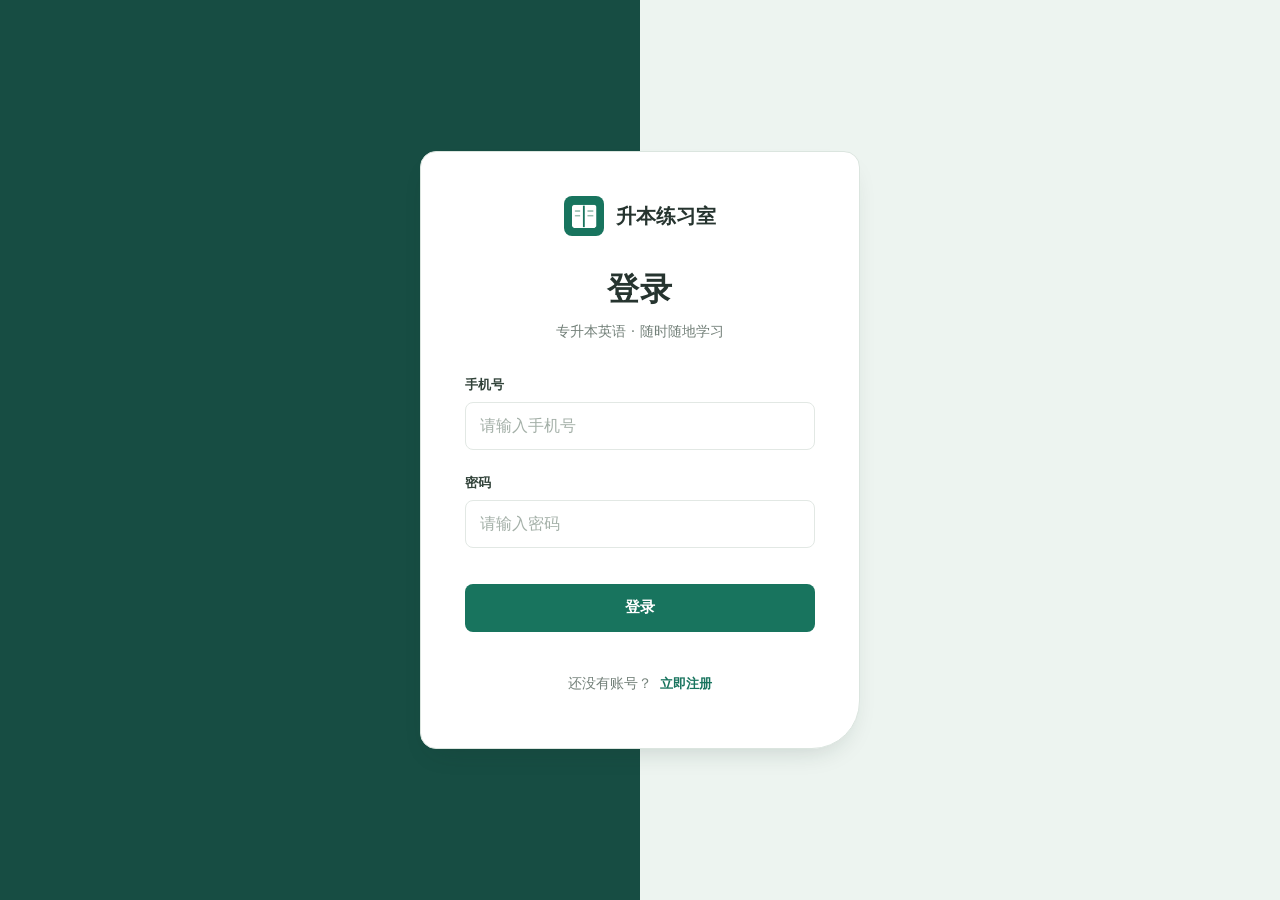
<file: 网站发布包/英语.html>
<!doctype html>
<html lang="zh-CN">
<head>
  <meta charset="UTF-8">
  <meta name="viewport" content="width=device-width, initial-scale=1">
  <meta name="theme-color" content="#18745e">
  <meta name="description" content="专升本英语练习：500道原创单选、照片原题、随机模拟、错题解析与金币修为。">
  <title>升本练习室 · 专升本英语</title>
  <link rel="icon" href="./学习图标.png" type="image/png">
  <link rel="stylesheet" href="./样式.css">
  <link rel="stylesheet" href="./升级样式.css">
  <link rel="stylesheet" href="./主题样式.css">
  <link rel="stylesheet" href="./学习样式.css">
  <link rel="stylesheet" href="./修行样式.css">
  <link rel="stylesheet" href="./社交样式.css">
  <script defer src="./图标.js"></script>
  <script type="module" src="./练习室.js"></script>
</head>
<body>
  <div id="应用"><div class="加载">正在打开练习室…</div></div>
  <div id="提示" role="status" aria-live="polite"></div>
  <dialog id="对话框"></dialog>
  <noscript>请启用浏览器的 JavaScript 后使用练习室。</noscript>
</body>
</html>
</file>
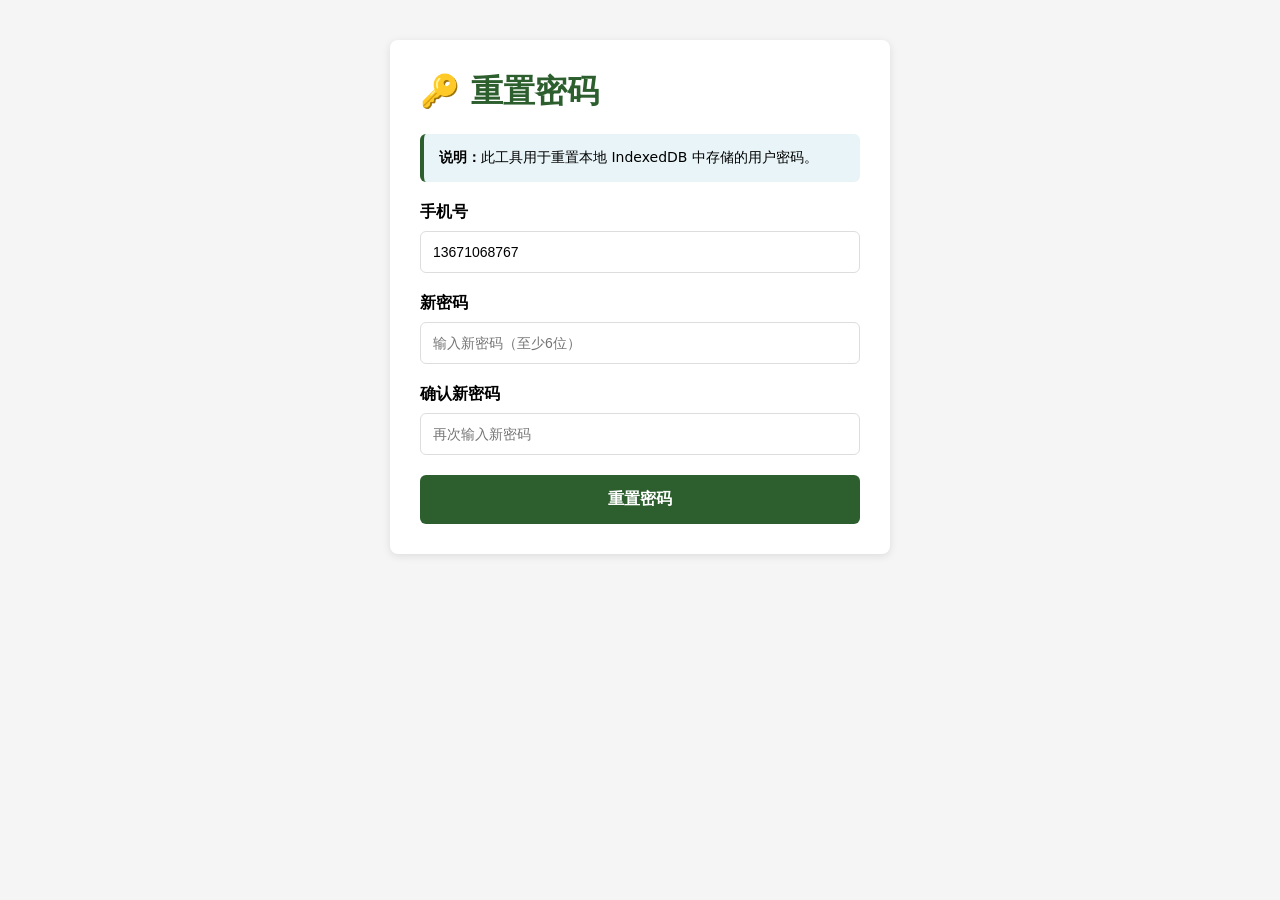
<file: 网站发布包/重置密码.html>
<!DOCTYPE html>
<html lang="zh-CN">
<head>
  <meta charset="UTF-8">
  <meta name="viewport" content="width=device-width, initial-scale=1.0">
  <title>重置密码 - 升本练习室</title>
  <style>
    * { margin: 0; padding: 0; box-sizing: border-box; }
    body { font-family: system-ui, -apple-system, sans-serif; padding: 40px 20px; background: #f5f5f5; }
    .container { max-width: 500px; margin: 0 auto; background: white; padding: 30px; border-radius: 8px; box-shadow: 0 2px 8px rgba(0,0,0,0.1); }
    h1 { color: #2c5f2d; margin-bottom: 20px; }
    .form-group { margin-bottom: 20px; }
    label { display: block; margin-bottom: 8px; font-weight: 600; }
    input { width: 100%; padding: 12px; border: 1px solid #ddd; border-radius: 6px; font-size: 14px; }
    button { width: 100%; padding: 14px; background: #2c5f2d; color: white; border: none; border-radius: 6px; font-size: 16px; font-weight: 600; cursor: pointer; }
    button:hover { background: #1e4620; }
    .message { margin-top: 20px; padding: 12px; border-radius: 6px; display: none; }
    .message.success { background: #d4edda; color: #155724; border: 1px solid #c3e6cb; }
    .message.error { background: #f8d7da; color: #721c24; border: 1px solid #f5c6cb; }
    .info { background: #e8f4f8; padding: 15px; border-radius: 6px; margin-bottom: 20px; border-left: 4px solid #2c5f2d; font-size: 14px; }
  </style>
</head>
<body>
  <div class="container">
    <h1>🔑 重置密码</h1>

    <div class="info">
      <strong>说明：</strong>此工具用于重置本地 IndexedDB 中存储的用户密码。
    </div>

    <div class="form-group">
      <label for="phone">手机号</label>
      <input type="tel" id="phone" value="13671068767" maxlength="11">
    </div>

    <div class="form-group">
      <label for="newPassword">新密码</label>
      <input type="password" id="newPassword" placeholder="输入新密码（至少6位）">
    </div>

    <div class="form-group">
      <label for="confirmPassword">确认新密码</label>
      <input type="password" id="confirmPassword" placeholder="再次输入新密码">
    </div>

    <button onclick="resetPassword()">重置密码</button>

    <div class="message" id="message"></div>
  </div>

  <script>
    // 简单加密函数（与认证.js中的相同）
    function 简单加密(文本) {
      let 结果 = 0;
      for (let i = 0; i < 文本.length; i++) {
        结果 = ((结果 << 5) - 结果) + 文本.charCodeAt(i);
        结果 |= 0;
      }
      return 结果.toString(36);
    }

    function showMessage(text, type) {
      const msg = document.getElementById('message');
      msg.textContent = text;
      msg.className = 'message ' + type;
      msg.style.display = 'block';
    }

    async function resetPassword() {
      const phone = document.getElementById('phone').value.trim();
      const newPassword = document.getElementById('newPassword').value;
      const confirmPassword = document.getElementById('confirmPassword').value;

      // 验证
      if (!/^1[3-9]\d{9}$/.test(phone)) {
        showMessage('请输入正确的手机号码', 'error');
        return;
      }

      if (newPassword.length < 6) {
        showMessage('密码至少需要6位', 'error');
        return;
      }

      if (newPassword !== confirmPassword) {
        showMessage('两次输入的密码不一致', 'error');
        return;
      }

      try {
        // 打开数据库
        const request = indexedDB.open('升本练习室认证', 1);

        request.onerror = () => {
          showMessage('无法打开数据库', 'error');
        };

        request.onsuccess = () => {
          const db = request.result;
          const transaction = db.transaction(['用户'], 'readwrite');
          const store = transaction.objectStore('用户');

          // 获取用户
          const getRequest = store.get(phone);

          getRequest.onsuccess = () => {
            const user = getRequest.result;

            if (!user) {
              showMessage(`手机号 ${phone} 未注册`, 'error');
              return;
            }

            // 更新密码
            user.密码 = 简单加密(newPassword);
            const updateRequest = store.put(user);

            updateRequest.onsuccess = () => {
              showMessage(`✅ 密码重置成功！手机号：${phone}`, 'success');

              // 清空输入框
              document.getElementById('newPassword').value = '';
              document.getElementById('confirmPassword').value = '';

              // 3秒后跳转到登录页
              setTimeout(() => {
                window.location.href = './login.html';
              }, 2000);
            };

            updateRequest.onerror = () => {
              showMessage('密码更新失败', 'error');
            };
          };

          getRequest.onerror = () => {
            showMessage('查询用户失败', 'error');
          };
        };

      } catch (error) {
        showMessage('操作失败：' + error.message, 'error');
      }
    }

    // 回车提交
    document.getElementById('confirmPassword').addEventListener('keypress', (e) => {
      if (e.key === 'Enter') resetPassword();
    });
  </script>
</body>
</html>
</file>
<file: 科目首页.css>
:root{--主色:#18745e;--文字:#17372e;--次文字:#53685f;--边线:#dbe6df;--底色:#f6f8f3;--白色:#fff;--暖色:#efe5d1;--蓝色:#e7eef8}*{box-sizing:border-box}html{scroll-behavior:smooth}body{margin:0;background:var(--底色);color:var(--文字);font-family:"Microsoft YaHei","PingFang SC",system-ui,sans-serif;font-size:16px;line-height:1.65}a{color:inherit;text-decoration:none}a,button,input,select{touch-action:manipulation}a:focus-visible,button:focus-visible,input:focus-visible,select:focus-visible{outline:3px solid var(--主色);outline-offset:5px}.跳过导航{position:fixed;top:-100px;left:20px;padding:12px;background:var(--白色);z-index:10}.跳过导航:focus{top:10px}.首页顶栏,.首页内容,.首页页脚{max-width:1200px;margin:auto;padding-left:32px;padding-right:32px}.首页顶栏{height:100px;display:flex;align-items:center;justify-content:space-between;border-bottom:1px solid var(--边线)}.首页标识{display:flex;gap:12px;align-items:center;font-size:20px;font-weight:700}.首页标识 img{width:44px;height:44px;border-radius:12px}.首页标识 small{display:block;font-size:12px;color:var(--次文字);font-weight:400;letter-spacing:1px}.首页顶栏 nav{display:flex;gap:28px}.首页顶栏 nav a{display:flex;align-items:center;min-height:44px;color:var(--次文字);font-size:14px}.首页顶栏 nav a:hover,.首页文字链接:hover{color:var(--主色)}.首页欢迎{display:grid;grid-template-columns:1.8fr 1fr;gap:60px;align-items:center;padding:65px 0}.首页眉题{font-size:13px;color:var(--主色);letter-spacing:2px;font-weight:600;margin:0 0 12px}.首页欢迎 h1{font-size:clamp(30px,4vw,48px);letter-spacing:-1px;line-height:1.3;margin:0 0 20px}.首页欢迎 p:not(.首页眉题){color:var(--次文字)}.首页按钮{display:inline-flex;align-items:center;justify-content:space-between;gap:32px;min-height:48px;padding:10px 22px;background:var(--主色);color:var(--白色);border-radius:8px;margin-top:16px;transition:background .18s}.首页按钮:hover{background:#115540}.学习札记{background:#e4eddf;border:1px solid #d5e0ce;padding:30px 38px;border-radius:5px 40px 5px 5px;transform:rotate(2deg);box-shadow:8px 10px 0 #eaf0e5}.学习札记>span{font-size:12px;letter-spacing:3px}.学习札记 h2{font-size:32px;line-height:1.5;letter-spacing:5px;font-weight:500;margin:20px 0}.札记刻度{display:flex;gap:8px;margin-top:22px}.札记刻度 b{width:34px;height:5px;background:#aec8a7}.札记刻度 b:first-child{background:var(--主色)}.首页分区头{display:flex;align-items:end;justify-content:space-between;gap:20px;margin-bottom:24px}.首页分区头 h2{font-size:24px;line-height:1.4;margin:0}.首页分区头>span{font-size:13px;color:var(--次文字)}.科目网格{display:grid;grid-template-columns:repeat(3,minmax(0,1fr));gap:22px}.科目卡{background:var(--白色);border:1px solid var(--边线);padding:26px;border-radius:12px;transition:transform .18s,border-color .18s,box-shadow .18s}.科目卡:hover{transform:translateY(-4px);border-color:var(--主色);box-shadow:0 12px 28px #17372e0c}.科目标记{display:flex;align-items:center;justify-content:space-between;gap:8px;font-size:12px;color:var(--次文字)}.科目状态{padding:3px 8px;background:#edf3ea;border-radius:5px;color:#2b5b44;white-space:nowrap}.数学卡 .科目状态{background:var(--暖色);color:#6f5326}.程序卡 .科目状态{background:var(--蓝色);color:#375677}.科目符号{font-family:Georgia,serif;font-size:48px;line-height:1.2;margin:24px 0 20px;color:var(--主色)}.数学卡 .科目符号{color:#937133}.程序卡 .科目符号{color:#4c6793;font-size:40px}.科目卡 h3{font-size:25px;margin:0 0 12px}.科目卡 p{font-size:14px;color:var(--次文字);line-height:1.9;margin:0 0 26px}.科目卡底{display:flex;justify-content:space-between;border-top:1px solid var(--边线);padding-top:20px;font-size:14px;font-weight:600}.英语编排{padding:48px 0}.编排序列{list-style:none;display:grid;grid-template-columns:repeat(4,minmax(0,1fr));padding:0;border:1px solid var(--边线);background:var(--白色);border-radius:12px;overflow:hidden}.编排序列 li{padding:24px;border-right:1px solid var(--边线)}.编排序列 li:last-child{border:0}.编排序列 b{color:#6c8075;font-size:12px;letter-spacing:2px}.编排序列 h3{font-size:17px;margin:12px 0 4px}.编排序列 p{color:var(--次文字);font-size:13px;margin:0 0 18px}.编排序列 strong{font-size:20px;color:var(--主色)}.首页说明{color:var(--次文字);font-size:13px}.首页文字链接{font-size:14px;color:var(--主色);display:inline-flex;align-items:center;min-height:44px;font-weight:600}.资料说明{display:flex;align-items:center;justify-content:space-between;gap:30px;border-top:1px solid var(--边线);padding:26px 0}.资料说明 h2{font-size:18px;margin:0 0 8px}.资料说明 p{font-size:13px;max-width:680px;color:var(--次文字);margin:0}.资料说明 a{flex-shrink:0}.首页页脚{text-align:center;color:var(--次文字);font-size:12px;padding-top:26px;padding-bottom:30px}.资料页标题{padding:38px 0 22px}.资料页标题 h1{margin:10px 0;font-size:36px}.资料页标题 p{color:var(--次文字);max-width:800px}.科目切换{display:flex;gap:10px;flex-wrap:wrap}.科目切换 a{min-height:44px;padding:8px 16px;border:1px solid var(--边线);border-radius:6px;background:var(--白色)}.科目切换 a[aria-current]{background:var(--主色);color:var(--白色)}.资料筛选{display:flex;gap:16px;flex-wrap:wrap;align-items:end;margin:24px 0}.资料筛选 label{display:grid;gap:5px;font-size:13px;color:var(--次文字)}.资料筛选 input,.资料筛选 select{padding:10px 12px;min-height:44px;border:1px solid var(--边线);border-radius:6px;background:var(--白色);font:inherit;color:var(--文字)}.资料筛选 input{width:260px;max-width:100%}.资料清单{display:grid;gap:16px}.资料条目{background:var(--白色);border:1px solid var(--边线);border-radius:10px;padding:22px 24px}.资料条目 header{display:flex;justify-content:space-between;gap:16px;align-items:start}.资料条目 h2{font-size:18px;margin:0}.资料条目 p{font-size:14px;color:var(--次文字);margin:10px 0}.资料条目 .资料标签{font-size:12px;display:flex;gap:8px;flex-wrap:wrap;margin-top:10px}.资料标签 span{padding:3px 8px;background:var(--底色);border-radius:4px}.资料动作{display:flex;flex-wrap:wrap;gap:20px}.资料动作 a{display:inline-flex;min-height:44px;align-items:center;color:var(--主色);font-size:14px;font-weight:600}.资料统计{font-size:14px;color:var(--次文字)}.年份缺口{padding:22px 24px;background:#f0ebdf;border-radius:10px;margin:24px 0;color:#5f5030}.年份缺口 h2{font-size:17px;margin:0 0 10px}.年份缺口 p{font-size:14px;margin:6px 0}.资料空状态{padding:32px;border:1px dashed var(--边线);text-align:center}.出错信息{color:#a52a2a}
@media(max-width:800px){.首页欢迎{gap:30px;padding:42px 0}.学习札记{padding:24px}.学习札记 h2{font-size:25px}.科目网格{gap:12px}.科目卡{padding:20px}.科目标记{flex-direction:column;align-items:start}.资料说明{align-items:start;flex-direction:column}.首页分区头>span{display:none}.编排序列 li{padding:18px}}
@media(max-width:600px){.首页顶栏,.首页内容,.首页页脚{padding-left:20px;padding-right:20px}.首页顶栏{height:auto;min-height:84px;flex-wrap:wrap;padding-top:16px;padding-bottom:12px;gap:10px}.首页顶栏 nav{gap:20px}.首页标识{font-size:18px}.首页欢迎{grid-template-columns:1fr;gap:24px;padding:34px 0}.学习札记{display:none}.科目网格{grid-template-columns:1fr}.科目标记{flex-direction:row;align-items:center}.科目卡{position:relative;padding:24px}.科目符号{position:absolute;right:25px;top:50px;margin:14px 0}.科目卡 h3{margin-top:22px}.科目卡 p{max-width:75%}.编排序列{grid-template-columns:1fr 1fr}.编排序列 li{border-bottom:1px solid var(--边线)}.编排序列 li:nth-child(2){border-right:0}.编排序列 li:nth-child(3){border-bottom:0}.英语编排{padding:36px 0}.首页分区头 h2{font-size:22px}.资料条目 header{flex-direction:column;gap:8px}.资料筛选 label{width:100%}.资料筛选 input{width:100%}.资料页标题 h1{font-size:30px}}
@media(prefers-reduced-motion:reduce){html{scroll-behavior:auto}.科目卡,.首页按钮{transition:none}.科目卡:hover{transform:none}.学习札记{transform:none}}

/* ===== arrange 节奏微调 2026-10-15 ===== */
.首页内容{padding-bottom:clamp(2rem,4vw,3rem)}
.首页欢迎 h1{letter-spacing:-.02em;max-width:16ch}
.首页分区头 h2{letter-spacing:-.01em}
.科目卡{transition:transform .18s cubic-bezier(.22,.9,.3,1),box-shadow .18s,border-color .18s}
.编排序列 li+li{border-left:0}
.资料条目{box-shadow:0 1px 2px rgba(20,46,38,.05)}
.资料筛选{gap:var(--space-4,16px);margin:var(--space-5,24px) 0}
@media(max-width:600px){
  .首页欢迎 h1{max-width:none;font-size:clamp(1.75rem,7vw,2.25rem)}
  .科目符号{opacity:.35}
}

/* ===== layout-polish merged ===== */
/* ===== 布局抛光层 2026-10-15 =====
   依据：impeccable arrange/polish、refactoring-ui spacing、
   responsive-ui-qa、tokyn anti-slop。保留青绿书院品牌，只调节奏与层级。 */

:root{
  /* 间距尺度：4→8→12→16→24→32→48→64（≥25% 跳变） */
  --space-1:4px;--space-2:8px;--space-3:12px;--space-4:16px;
  --space-5:24px;--space-6:32px;--space-7:48px;--space-8:64px;
  /* 阴影尺度：克制、语义化 */
  --shadow-sm:0 1px 2px rgba(20,46,38,.06);
  --shadow-md:0 4px 14px -6px rgba(20,46,38,.14);
  --shadow-lg:0 12px 28px -14px rgba(20,46,38,.22);
  --radius-sm:8px;--radius-md:12px;--radius-lg:16px;
  --content-pad:clamp(1.25rem,2.5vw,2.5rem);
  --section-gap:clamp(1.5rem,3vw,2.5rem);
}

/* —— 全局节奏：组内紧、组间疏 —— */
.内容{padding-top:clamp(1.5rem,3vw,2.25rem);padding-bottom:clamp(2.5rem,5vw,3.75rem)}
.页头{margin-bottom:var(--space-6);gap:var(--space-5)}
.分区头{margin:var(--space-6) 0 var(--space-4)}
.概况{margin-bottom:var(--space-7);padding:var(--space-5) 0}
.分类网格,.套题列表{gap:var(--space-5)}
.分类项,.套题项,.试题,.答题卡,.道友卡,.境界商品,.专项卡,.学习报告,.反馈卡{
  border-radius:var(--radius-md);
  box-shadow:var(--shadow-sm);
}
.分类项:hover,.套题项:hover,.科目卡:hover{
  box-shadow:var(--shadow-md);
}
.试题{padding:clamp(1.25rem,2.5vw,2rem)}
.答题布局{gap:var(--space-6)}
.题目操作{margin-top:var(--space-6);padding-top:var(--space-5);gap:var(--space-3)}
.选项组{gap:var(--space-3)}
.选项{border-radius:var(--radius-sm);min-height:48px}
.按钮{border-radius:var(--radius-sm);min-height:44px}
.按钮.次要{box-shadow:none}
.按钮.轻{box-shadow:none}
.继续条{margin-bottom:var(--space-6);border-radius:0 var(--radius-sm) var(--radius-sm) 0}

/* 首页欢迎：加强组间留白，正文可读宽度 */
.学习欢迎{
  gap:var(--space-6);
  padding:clamp(1.5rem,3vw,2.25rem) clamp(1.5rem,3.5vw,2.4rem);
  margin-bottom:var(--space-7);
  border-radius:var(--radius-lg) var(--radius-lg) 3rem var(--radius-lg);
}
.学习欢迎 p:not(.首页问候){max-width:62ch;line-height:1.75}
.模拟入口{gap:var(--space-6);margin-top:var(--space-2)}
.成长横栏{margin-top:var(--space-6);padding:var(--space-6) 0;gap:var(--space-5)}

/* 科目首页（index / 科目资料） */
.首页顶栏{height:auto;min-height:88px;padding-top:var(--space-4);padding-bottom:var(--space-4)}
.首页欢迎{gap:clamp(2rem,5vw,3.75rem);padding:clamp(2.5rem,6vw,4rem) 0}
.首页欢迎 p:not(.首页眉题){max-width:42ch;line-height:1.75;font-size:1.05rem}
.首页分区头{margin-bottom:var(--space-5);align-items:flex-end}
.科目网格{gap:var(--space-5)}
.科目卡{
  padding:var(--space-5) var(--space-5) var(--space-4);
  border-radius:var(--radius-md);
  box-shadow:var(--shadow-sm);
  display:flex;flex-direction:column;min-height:100%;
}
.科目卡 p{flex:1;margin-bottom:var(--space-5)}
.科目卡底{padding-top:var(--space-4);margin-top:auto}
.科目符号{margin:var(--space-5) 0 var(--space-4)}
.编排序列{border-radius:var(--radius-md);box-shadow:var(--shadow-sm);overflow:hidden}
.编排序列 li{padding:var(--space-5)}
.英语编排{padding:var(--space-7) 0}
.资料说明{
  gap:var(--space-5);
  padding:var(--space-6) 0;
  margin-top:var(--space-4);
}
.学习札记{
  padding:var(--space-5) var(--space-6);
  border-radius:var(--radius-sm) 2.5rem var(--radius-sm) var(--radius-sm);
  box-shadow:var(--shadow-md);
}
.首页按钮{border-radius:var(--radius-sm);min-height:48px;padding:12px 22px;gap:var(--space-4)}
.首页页脚{padding-top:var(--space-6);padding-bottom:var(--space-7);letter-spacing:.02em}

/* 专业课 / AI 判分区：分组更清晰 */
.试卷卡,.专业课试题,.数学专项,.答题导航{
  border-radius:var(--radius-md);
  box-shadow:var(--shadow-sm);
}
.资料页标题{padding:var(--space-6) 0 var(--space-5)}
.资料页标题 p{max-width:68ch;line-height:1.75}
.试卷卡{padding:var(--space-5) var(--space-6);margin-bottom:0}
.试卷动作{gap:var(--space-4);margin-top:var(--space-5)}
.专业课试题{padding:clamp(1.25rem,2.5vw,1.875rem)}
.专业课选项{gap:var(--space-3)}
.专业课选项行{border-radius:var(--radius-sm);min-height:52px;padding:14px 16px}
.ai判题区{
  margin:var(--space-5) 0;
  padding:var(--space-4) var(--space-5);
  border-radius:var(--radius-md);
  box-shadow:var(--shadow-sm);
}
.ai截图行,.ai动作行{gap:var(--space-2);margin:var(--space-3) 0}
.ai判分按钮,.练习按钮,.次按钮{min-height:44px;border-radius:var(--radius-sm)}
.成绩卡{border-radius:var(--radius-md);padding:var(--space-5) var(--space-6);gap:var(--space-5)}
.资料清单{gap:var(--space-4)}
.数学专项{padding:var(--space-5) var(--space-6);margin:var(--space-5) 0 var(--space-6)}
.数学筛选{gap:var(--space-4);margin:var(--space-5) 0 var(--space-3)}
.知识点网格{gap:var(--space-3)}

/* 修行 / 商城 */
.每日任务{margin:var(--space-5) 0 var(--space-6);padding:var(--space-5) var(--space-6);gap:var(--space-5)}
.商城账本{gap:var(--space-5);padding:var(--space-5) 0;margin-bottom:var(--space-6)}
.境界商品网格,.专项网格{gap:var(--space-4)}
.境界商品,.专项卡{padding:var(--space-5)}
.学习报告{padding:var(--space-5);margin:var(--space-5) 0 var(--space-6)}
.报告指标{gap:var(--space-4);margin:var(--space-5) 0}

/* 登录 */
.登录卡{
  border-radius:var(--radius-lg) var(--radius-lg) 3rem var(--radius-lg);
  box-shadow:var(--shadow-lg);
  padding:clamp(2rem,4vw,2.75rem);
  max-width:440px;
}
.登录卡 .副标题{margin-bottom:var(--space-6);line-height:1.65}
.表单组{margin-bottom:var(--space-5)}
.表单组 label{margin-bottom:var(--space-2)}
.表单组 input{min-height:48px;border-radius:var(--radius-sm);padding:12px 14px}
.提交按钮{min-height:48px;border-radius:var(--radius-sm);margin-top:var(--space-3)}
.切换提示{margin-top:var(--space-6)}

/* 社交 */
.道友卡{padding:var(--space-4) var(--space-5);margin-bottom:var(--space-4)}
.道友页签{gap:var(--space-5);margin-bottom:var(--space-4)}
.论道题{padding:var(--space-5);border-radius:var(--radius-md)}
.论道选项{gap:var(--space-3)}

/* 阅读答题窗：触控与安全区 */
.含阅读 .阅读答题窗{
  padding:12px clamp(12px,3vw,30px) max(12px,env(safe-area-inset-bottom));
  border-radius:var(--radius-lg) var(--radius-lg) 0 0;
  box-shadow:0 -8px 28px rgba(23,77,67,.12);
}
.阅读答题窗 .选项{min-height:46px}
.文章正文{max-width:72ch;line-height:1.9}

/* 顶栏 / 侧栏微调 */
.顶栏{height:68px;padding-left:clamp(1rem,2.5vw,2.5rem);padding-right:clamp(1rem,2.5vw,2.5rem)}
.导航{gap:var(--space-1)}
.导航 a{border-radius:var(--radius-sm);min-height:44px}

/* —— 响应式：responsive-ui-qa —— */
@media(max-width:1150px){
  .分类网格,.套题列表{gap:var(--space-4)}
  .答题布局{gap:var(--space-4)}
}
@media(max-width:900px){
  .学习欢迎{gap:var(--space-5)}
  .科目网格{gap:var(--space-4)}
}
@media(max-width:680px){
  .内容{padding-left:var(--space-4);padding-right:var(--space-4);padding-bottom:6.5rem}
  .页头{margin-bottom:var(--space-5)}
  .概况{margin-bottom:var(--space-5);padding:var(--space-4) 0}
  .分类网格,.套题列表,.科目网格{gap:var(--space-3)}
  .分类项,.套题项,.试题,.科目卡{padding:var(--space-4)}
  .学习欢迎{margin-bottom:var(--space-5);padding:var(--space-5) var(--space-4);border-radius:var(--radius-md) var(--radius-md) 2.5rem var(--radius-md)}
  .选项,.专业课选项行,.按钮,.练习按钮,.次按钮,.ai判分按钮{min-height:44px}
  .手机导航 a{min-width:48px;min-height:48px;justify-content:center}
  .编排序列{grid-template-columns:1fr 1fr}
  .报告指标{grid-template-columns:repeat(2,1fr);gap:var(--space-3)}
  .商城账本{gap:var(--space-3)}
  .境界商品网格,.专项网格{grid-template-columns:1fr;gap:var(--space-3)}
  /* 防横向溢出 */
  .试题,.专业课试题,.试卷卡,.学习欢迎,.科目卡{min-width:0;max-width:100%}
  .题干,.文章正文,.科目卡 p,.资料页标题 p{overflow-wrap:anywhere}
}
@media(max-width:600px){
  .首页顶栏,.首页内容,.首页页脚{padding-left:var(--space-4);padding-right:var(--space-4)}
  .首页欢迎{padding:var(--space-6) 0;gap:var(--space-5)}
  .英语编排{padding:var(--space-6) 0}
  .资料说明{flex-direction:column;align-items:flex-start;padding:var(--space-5) 0}
  .登录卡{padding:var(--space-6) var(--space-5);border-radius:var(--radius-lg) var(--radius-lg) 2.5rem var(--radius-lg)}
  .ai判题区{padding:var(--space-4)}
  .ai判分按钮{width:100%;justify-content:center}
}
@media(max-width:380px){
  .科目网格{grid-template-columns:1fr}
  .编排序列{grid-template-columns:1fr}
  .概况{grid-template-columns:1fr 1fr}
}

/* 对比度与焦点：不改品牌色，补强焦点环 */
:focus-visible{outline:3px solid color-mix(in srgb,var(--绿,var(--主色,#18745e)) 70%,#fff);outline-offset:3px}
@media(prefers-reduced-motion:reduce){
  .分类项,.套题项,.科目卡,.按钮,.首页按钮{transition:none!important}
  .分类项:hover,.套题项:hover,.科目卡:hover{transform:none!important}
}

/* ===== 登录门禁 · 成长空间入口 2026-10-15 ===== */
html.待登录 body > *:not(.登录跳转遮罩){visibility:hidden}
html.待登录 #登录跳转遮罩{display:grid!important}
.登录跳转遮罩{
  position:fixed;inset:0;z-index:9999;
  display:grid;place-items:center;
  background:var(--底色,#f6f8f3);
  color:var(--次文字,#53685f);
  font-size:15px;
}
.登录跳转遮罩[hidden]{display:none!important}
html.待登录 .登录跳转遮罩[hidden]{display:grid!important}
.首页用户名{
  display:inline-flex;align-items:center;justify-content:center;
  min-height:40px;padding:8px 16px;border-radius:999px;
  font-size:14px;font-weight:700;color:var(--主色,#18745e);
  background:#eaf4ef;border:1px solid #cfe3d8;
  cursor:default;user-select:none;pointer-events:none;
  max-width:10em;overflow:hidden;text-overflow:ellipsis;white-space:nowrap;
}
.首页用户名.已登录{background:linear-gradient(135deg,#e8f5ef,#dceee6)}
.首页顶栏 nav .首页用户名{pointer-events:none}

.成长空间{padding:clamp(2rem,5vw,3.5rem) 0}
.功能网格{
  display:grid;
  grid-template-columns:repeat(3,minmax(0,1fr));
  gap:clamp(1rem,2.5vw,1.5rem);
}
.功能卡{
  display:flex;flex-direction:column;
  background:#fff;border:1px solid var(--边线,#dbe6df);
  border-radius:18px;padding:24px 22px 18px;
  box-shadow:0 2px 4px rgba(20,46,38,.06),0 16px 40px -18px rgba(20,46,38,.22);
  min-height:220px;
  transition:transform .22s cubic-bezier(.22,.9,.3,1),box-shadow .22s,border-color .18s;
}
.功能卡:hover{
  transform:translateY(-6px);
  border-color:var(--主色,#18745e);
  box-shadow:0 4px 8px rgba(20,46,38,.08),0 24px 48px -18px rgba(23,77,67,.32);
}
.功能标记{display:flex;align-items:center;justify-content:space-between;gap:8px;font-size:12px;color:var(--次文字)}
.功能状态{padding:3px 8px;background:#edf3ea;border-radius:999px;color:#2b5b44;white-space:nowrap;font-size:11px}
.道友卡入口 .功能状态{background:#efe5d1;color:#6f5326}
.功能符号{font-size:36px;line-height:1.2;margin:18px 0 12px;color:var(--主色,#18745e)}
.功能卡 h3{font-size:20px;margin:0 0 8px}
.功能卡 p{font-size:13px;color:var(--次文字);line-height:1.75;margin:0 0 16px;flex:1}
.功能卡底{
  display:flex;justify-content:space-between;align-items:center;
  border-top:1px solid var(--边线);padding-top:14px;
  font-size:14px;font-weight:600;color:var(--主色);margin-top:auto;
}
@media(max-width:900px){
  .功能网格{grid-template-columns:repeat(2,minmax(0,1fr))}
}
@media(max-width:600px){
  .功能网格{grid-template-columns:1fr}
  .功能卡{min-height:0;padding:20px}
  .首页顶栏 nav{flex-wrap:wrap}
  .首页用户名{max-width:7.5em;font-size:13px;padding:6px 12px}
}
@media(prefers-reduced-motion:reduce){
  .功能卡{transition:none}
  .功能卡:hover{transform:none}
}
</file>
<file: layout-v2.css>
/* ===== 布局改版 v2 · 2026-10-15 =====
   依据：impeccable arrange/bolder、refactoring-ui spacing/button hierarchy
   目标：一眼能看出变化——加大留白、浮起卡片、强化主 CTA、侧栏对比
   不改业务逻辑；青绿书院品牌色保留并加强对比 */

:root{
  --v2-space-1:4px;--v2-space-2:8px;--v2-space-3:12px;--v2-space-4:16px;
  --v2-space-5:24px;--v2-space-6:32px;--v2-space-7:48px;--v2-space-8:64px;--v2-space-9:96px;
  --v2-radius:18px;
  --v2-radius-lg:24px;
  --v2-shadow:0 2px 4px rgba(20,46,38,.06),0 16px 40px -18px rgba(20,46,38,.28);
  --v2-shadow-hover:0 4px 8px rgba(20,46,38,.08),0 28px 56px -20px rgba(23,77,67,.38);
  --v2-shadow-cta:0 8px 24px -6px rgba(24,116,94,.45);
  --v2-max:1080px;
  --v2-green:#18745e;
  --v2-green-deep:#0f4f40;
}

/* ========== 1. 首页 index ========== */
.首页顶栏,.首页内容,.首页页脚{
  max-width:var(--v2-max);
  padding-left:clamp(1.25rem,4vw,2.75rem);
  padding-right:clamp(1.25rem,4vw,2.75rem);
}
.首页顶栏{
  height:auto;
  min-height:72px;
  padding-top:20px;
  padding-bottom:20px;
  margin-bottom:8px;
  border-bottom:0;
  position:sticky;
  top:0;
  z-index:30;
  background:color-mix(in srgb,var(--底色,#f6f8f3) 92%,transparent);
  backdrop-filter:blur(12px);
  -webkit-backdrop-filter:blur(12px);
}
.首页标识{
  gap:14px;
  font-size:22px;
}
.首页标识 img{
  width:48px;height:48px;
  border-radius:14px;
  box-shadow:0 4px 12px rgba(24,116,94,.2);
}
.首页顶栏 nav{
  gap:8px;
  padding:6px;
  background:#fff;
  border-radius:999px;
  border:1px solid var(--边线,#dbe6df);
  box-shadow:0 2px 8px rgba(20,46,38,.06);
}
.首页顶栏 nav a{
  padding:8px 16px;
  border-radius:999px;
  font-weight:600;
  min-height:40px;
}
.首页顶栏 nav a:hover{
  background:var(--浅绿,#eaf4ef);
  color:var(--主色,var(--v2-green));
}

/* 英雄区：大留白 + 分区背景带 */
.首页欢迎{
  display:grid;
  grid-template-columns:1.35fr .9fr;
  gap:clamp(2.5rem,6vw,4.5rem);
  align-items:center;
  padding:clamp(3.5rem,8vw,5.5rem) 0 clamp(3rem,6vw,4.5rem);
  margin:0 0 var(--v2-space-8);
  border-bottom:0;
  position:relative;
}
.首页欢迎::before{
  content:"";
  position:absolute;
  left:50%;
  transform:translateX(-50%);
  width:100vw;
  top:0;bottom:0;
  background:
    radial-gradient(ellipse 60% 80% at 85% 20%,rgba(24,116,94,.12),transparent 55%),
    radial-gradient(ellipse 50% 60% at 10% 80%,rgba(239,229,209,.55),transparent 50%),
    linear-gradient(180deg,#eef5f0 0%,transparent 100%);
  z-index:-1;
  pointer-events:none;
}
.首页欢迎 h1{
  font-size:clamp(2.25rem,5.5vw,3.5rem)!important;
  line-height:1.2!important;
  letter-spacing:-.03em!important;
  margin:0 0 1.25rem!important;
  max-width:12ch;
}
.首页眉题{
  font-size:14px!important;
  letter-spacing:.18em!important;
  text-transform:uppercase;
  margin-bottom:16px!important;
}
.首页欢迎 p:not(.首页眉题){
  font-size:1.125rem!important;
  line-height:1.8!important;
  max-width:36ch;
  color:var(--次文字,#53685f);
}
/* 主 CTA：更大、更醒目 */
.首页按钮{
  display:inline-flex!important;
  align-items:center;
  justify-content:space-between;
  gap:28px;
  min-height:56px!important;
  padding:14px 28px!important;
  margin-top:28px!important;
  font-size:1.05rem;
  font-weight:700;
  border-radius:14px!important;
  background:var(--主色,var(--v2-green))!important;
  color:#fff!important;
  box-shadow:var(--v2-shadow-cta)!important;
  transition:transform .2s,box-shadow .2s,background .18s!important;
}
.首页按钮:hover{
  background:var(--v2-green-deep)!important;
  transform:translateY(-3px);
  box-shadow:0 12px 32px -8px rgba(24,116,94,.55)!important;
}
.学习札记{
  padding:36px 40px!important;
  border-radius:16px 48px 16px 16px!important;
  background:linear-gradient(160deg,#dcead6 0%,#e8f0e4 100%)!important;
  border:2px solid #c5d9bc!important;
  box-shadow:12px 14px 0 #d5e4cf,0 20px 40px -20px rgba(20,46,38,.25)!important;
  transform:rotate(1.5deg);
}
.学习札记 h2{
  font-size:clamp(1.75rem,3vw,2.25rem)!important;
  margin:24px 0!important;
}

/* 科目网格：更大间距、浮起卡片 */
#科目{
  padding:var(--v2-space-7) 0 var(--v2-space-8);
}
.首页分区头{
  margin-bottom:var(--v2-space-6)!important;
  padding-bottom:var(--v2-space-4);
  border-bottom:2px solid var(--边线,#dbe6df);
}
.首页分区头 h2{
  font-size:clamp(1.5rem,3vw,1.875rem)!important;
}
.科目网格{
  display:grid!important;
  grid-template-columns:repeat(3,minmax(0,1fr))!important;
  gap:clamp(1.25rem,3vw,2rem)!important;
}
.科目卡{
  padding:32px 28px 24px!important;
  border-radius:var(--v2-radius)!important;
  border:1px solid transparent!important;
  background:#fff!important;
  box-shadow:var(--v2-shadow)!important;
  min-height:280px;
  transition:transform .22s cubic-bezier(.22,.9,.3,1),box-shadow .22s!important;
}
.科目卡:hover{
  transform:translateY(-8px)!important;
  box-shadow:var(--v2-shadow-hover)!important;
  border-color:var(--主色,var(--v2-green))!important;
}
.科目符号{
  font-size:56px!important;
  margin:28px 0 20px!important;
}
.科目卡 h3{
  font-size:1.625rem!important;
  margin-bottom:14px!important;
}
.科目卡底{
  margin-top:auto;
  padding-top:20px!important;
  border-top:2px solid var(--边线,#dbe6df)!important;
  color:var(--主色,var(--v2-green));
  font-size:15px!important;
}
.科目状态{
  padding:5px 12px!important;
  border-radius:999px!important;
  font-weight:600;
}

/* 英语编排 / 资料说明 */
.英语编排{
  padding:var(--v2-space-8) 0!important;
  margin-top:var(--v2-space-5);
}
.编排序列{
  border:0!important;
  border-radius:var(--v2-radius)!important;
  box-shadow:var(--v2-shadow)!important;
  gap:0;
  overflow:hidden;
  background:#fff!important;
}
.编排序列 li{
  padding:32px 28px!important;
  border-right:1px solid var(--边线,#dbe6df);
}
.编排序列 strong{
  font-size:1.5rem!important;
}
.资料说明{
  margin:var(--v2-space-7) 0 var(--v2-space-8)!important;
  padding:clamp(1.75rem,4vw,2.5rem) clamp(1.5rem,4vw,2.5rem)!important;
  background:#fff;
  border-radius:var(--v2-radius);
  box-shadow:var(--v2-shadow);
  border:0!important;
  gap:var(--v2-space-6)!important;
}
.资料说明 h2{
  font-size:1.35rem!important;
}
.首页文字链接{
  font-size:15px!important;
  padding:10px 0;
  gap:8px;
}
.首页页脚{
  padding:var(--v2-space-7) clamp(1.25rem,4vw,2.75rem) var(--v2-space-8)!important;
  font-size:13px!important;
  letter-spacing:.04em;
}

/* 资料页标题 / 科目列表 */
.资料页标题{
  padding:clamp(2.5rem,5vw,3.5rem) 0 var(--v2-space-6)!important;
  max-width:var(--v2-max);
}
.资料页标题 h1{
  font-size:clamp(2rem,4vw,2.75rem)!important;
  letter-spacing:-.02em;
}
.资料页标题 p{
  font-size:1.05rem!important;
  max-width:62ch!important;
  line-height:1.85!important;
  margin-top:16px;
}
.科目切换{
  gap:12px!important;
  margin-bottom:var(--v2-space-6);
}
.科目切换 a{
  min-height:48px!important;
  padding:10px 20px!important;
  border-radius:12px!important;
  font-weight:600;
  box-shadow:0 1px 3px rgba(20,46,38,.06);
}
.科目切换 a[aria-current]{
  box-shadow:var(--v2-shadow-cta);
}
.资料清单,.试卷卡{
  max-width:var(--v2-max)!important;
}
.试卷卡,.数学专项{
  padding:32px 36px!important;
  border-radius:var(--v2-radius)!important;
  border:1px solid transparent!important;
  box-shadow:var(--v2-shadow)!important;
  margin-bottom:var(--v2-space-5)!important;
}
.资料清单{
  gap:var(--v2-space-5)!important;
}
.试卷动作{
  gap:16px!important;
  margin-top:24px!important;
}
.练习按钮{
  min-height:48px!important;
  padding:12px 22px!important;
  border-radius:12px!important;
  font-size:15px!important;
  box-shadow:var(--v2-shadow-cta);
}
.次按钮{
  min-height:48px!important;
  padding:12px 20px!important;
  border-radius:12px!important;
}

/* ========== 2. 专业课答题：侧栏/主区对比 + 浮起 ========== */
.答题布局{
  grid-template-columns:260px minmax(0,1fr)!important;
  gap:clamp(1.75rem,4vw,2.75rem)!important;
  align-items:start;
}
.答题导航{
  padding:28px 24px!important;
  border-radius:var(--v2-radius)!important;
  border:0!important;
  background:#fff!important;
  box-shadow:var(--v2-shadow)!important;
}
.专业课试题{
  padding:clamp(1.75rem,3.5vw,2.5rem) clamp(1.5rem,3vw,2.25rem)!important;
  border-radius:var(--v2-radius)!important;
  border:0!important;
  background:#fff!important;
  box-shadow:var(--v2-shadow)!important;
}
.题号网格{
  gap:10px!important;
}
.题号网格 button{
  min-height:46px!important;
  border-radius:10px!important;
  font-weight:600;
}
.成绩卡{
  padding:32px 36px!important;
  border-radius:var(--v2-radius)!important;
  gap:var(--v2-space-6)!important;
  box-shadow:var(--v2-shadow);
}

/* AI 判分区 */
.ai判题区{
  margin:var(--v2-space-6) 0!important;
  padding:var(--v2-space-5) var(--v2-space-6)!important;
  border-radius:var(--v2-radius)!important;
  border:2px solid #a8c9b8!important;
  background:linear-gradient(165deg,#f0f7ed 0%,#f7fbf5 100%)!important;
  box-shadow:0 8px 24px -12px rgba(24,116,94,.25)!important;
  max-width:100%;
}
.ai判题标题{
  font-size:1.125rem!important;
  margin-bottom:10px!important;
}
.ai判题说明{
  font-size:13.5px!important;
  margin-bottom:16px!important;
}
.ai截图行,.ai动作行{
  gap:12px!important;
  margin:14px 0!important;
}
.ai判分按钮{
  min-height:48px!important;
  min-width:128px!important;
  padding:12px 22px!important;
  border-radius:12px!important;
  font-size:16px!important;
  font-weight:700;
  box-shadow:var(--v2-shadow-cta)!important;
}
.ai上传按钮{
  min-height:48px!important;
  padding:10px 18px!important;
  border-radius:12px!important;
}
.ai预览{
  min-height:72px!important;
  padding:16px!important;
  border-radius:12px!important;
  margin:12px 0!important;
}

/* ========== 3. 英语练习室：侧栏更宽更深、主内容浮起 ========== */
.壳 .侧栏{
  width:240px!important;
  padding:36px 20px!important;
  background:linear-gradient(180deg,#134a40 0%,#0d3a32 100%)!important;
  border-right:0!important;
  box-shadow:8px 0 32px -12px rgba(9,37,27,.45);
}
.壳 .主区{
  margin-left:240px!important;
  background:var(--底,#f0f5f3);
}
.壳 .内容{
  max-width:1200px;
  padding:clamp(2rem,4vw,3rem) clamp(1.5rem,3.5vw,2.75rem) clamp(3rem,5vw,4.5rem)!important;
}
.壳 .顶栏{
  height:72px!important;
  padding-left:clamp(1.25rem,3vw,2.5rem)!important;
  padding-right:clamp(1.25rem,3vw,2.5rem)!important;
  box-shadow:0 1px 0 rgba(20,46,38,.06);
}
.壳 .导航 a{
  border-radius:12px!important;
  padding:14px 16px!important;
  min-height:48px;
}
.壳 .导航 a.选中{
  background:#fff!important;
  color:#0d3a32!important;
  font-weight:700;
  box-shadow:0 4px 14px rgba(0,0,0,.12)!important;
}
.壳 .试题,.壳 .答题卡,.壳 .套题项,.壳 .分类项,.壳 .学习欢迎{
  border-radius:var(--v2-radius)!important;
  box-shadow:var(--v2-shadow)!important;
  border-color:transparent!important;
}
.壳 .答题布局{
  grid-template-columns:minmax(0,1fr) 280px!important;
  gap:clamp(1.5rem,3.5vw,2.5rem)!important;
}
.壳 .试题{
  padding:clamp(1.75rem,3vw,2.5rem)!important;
}
.壳 .答题卡{
  padding:28px 24px!important;
}
.壳 .题号网格{
  gap:10px!important;
  margin:24px 0!important;
}
.壳 .题号{
  border-radius:10px!important;
  min-height:40px;
  font-weight:600;
}
.壳 .分类网格{
  gap:var(--v2-space-5)!important;
}
.壳 .分类项{
  min-height:190px!important;
  padding:28px 24px!important;
}
.壳 .套题列表{
  gap:var(--v2-space-5)!important;
}
.壳 .套题项{
  padding:28px!important;
}
.壳 .按钮:not(.次要):not(.轻){
  min-height:46px;
  border-radius:12px!important;
  padding:12px 20px;
  box-shadow:var(--v2-shadow-cta);
}
.壳 .学习欢迎{
  padding:clamp(2rem,4vw,2.75rem) clamp(1.75rem,3.5vw,2.5rem)!important;
  margin-bottom:var(--v2-space-7)!important;
  gap:var(--v2-space-6)!important;
}

/* ========== 4. 登录页 ========== */
.登录壳{
  padding:clamp(1.5rem,4vw,3rem)!important;
}
.登录卡{
  max-width:460px!important;
  padding:clamp(2.5rem,5vw,3.25rem) clamp(2rem,4vw,2.75rem)!important;
  border-radius:20px 20px 56px 20px!important;
  box-shadow:0 24px 64px -16px rgba(15,79,64,.35)!important;
  border:0!important;
}
.登录卡 h1{
  font-size:clamp(1.75rem,4vw,2.25rem)!important;
  margin-bottom:12px!important;
}
.登录卡 .副标题{
  margin-bottom:var(--v2-space-7)!important;
  font-size:15px!important;
}
.表单组{
  margin-bottom:var(--v2-space-5)!important;
}
.表单组 label{
  margin-bottom:8px!important;
  font-size:14px!important;
}
.表单组 input{
  min-height:52px!important;
  padding:14px 16px!important;
  border-radius:12px!important;
  font-size:16px!important;
  border-width:1.5px!important;
}
.提交按钮{
  min-height:52px!important;
  margin-top:var(--v2-space-4)!important;
  border-radius:14px!important;
  font-size:16px!important;
  font-weight:700;
  box-shadow:var(--v2-shadow-cta)!important;
}
.提交按钮:hover{
  transform:translateY(-2px)!important;
  box-shadow:0 12px 28px -8px rgba(24,116,94,.5)!important;
}
.切换提示{
  margin-top:var(--v2-space-7)!important;
  padding-top:var(--v2-space-5);
  border-top:1px solid var(--线,#e2e8e4);
}
.标识{
  margin-bottom:var(--v2-space-6)!important;
}
.标识 img{
  width:48px!important;
  height:48px!important;
  border-radius:12px!important;
}

/* ========== 响应式 ========== */
@media(max-width:900px){
  .科目网格{grid-template-columns:1fr!important;gap:var(--v2-space-4)!important}
  .首页欢迎{grid-template-columns:1fr!important;padding:var(--v2-space-7) 0!important}
  .学习札记{transform:none;max-width:420px}
  .编排序列{grid-template-columns:1fr 1fr!important}
  .答题布局{grid-template-columns:1fr!important;gap:var(--v2-space-5)!important}
  .壳 .侧栏{width:80px!important;padding:24px 10px!important}
  .壳 .主区{margin-left:80px!important}
  .壳 .答题布局{grid-template-columns:minmax(0,1fr)!important}
}
@media(max-width:680px){
  .首页顶栏{position:static;background:transparent;backdrop-filter:none}
  .首页顶栏 nav{width:100%;justify-content:flex-start;overflow-x:auto;flex-wrap:nowrap}
  .首页欢迎 h1{max-width:none!important;font-size:clamp(1.85rem,8vw,2.35rem)!important}
  .学习札记{display:none!important}
  .科目卡{min-height:0;padding:24px 22px!important}
  .科目符号{font-size:40px!important;opacity:.4}
  .编排序列{grid-template-columns:1fr!important}
  .编排序列 li{border-right:0;border-bottom:1px solid var(--边线,#dbe6df)}
  .资料说明{flex-direction:column;align-items:flex-start}
  .壳 .侧栏{display:none!important}
  .壳 .主区{margin-left:0!important}
  .壳 .内容{padding:1.25rem 1rem 6.5rem!important}
  .答题导航{
    position:static!important;
    display:flex;
    flex-direction:column;
  }
  /* 移动端题号横滑条 */
  .答题导航 .题号网格{
    display:flex!important;
    flex-wrap:nowrap!important;
    overflow-x:auto;
    gap:8px!important;
    padding-bottom:8px;
    -webkit-overflow-scrolling:touch;
    scroll-snap-type:x proximity;
  }
  .答题导航 .题号网格 button{
    flex:0 0 44px;
    width:44px;
    scroll-snap-align:start;
  }
  .壳 .题号网格{
    grid-template-columns:repeat(5,minmax(0,1fr))!important;
  }
  .ai判题区{padding:var(--v2-space-4)!important}
  .ai判分按钮{width:100%;justify-content:center}
  .试卷卡,.数学专项{padding:22px 18px!important}
  .登录卡{padding:2rem 1.35rem!important;border-radius:18px 18px 40px 18px!important}
}
@media(prefers-reduced-motion:reduce){
  .科目卡,.首页按钮,.提交按钮,.壳 .分类项,.壳 .套题项{transition:none!important}
  .科目卡:hover,.首页按钮:hover,.提交按钮:hover{transform:none!important}
}

/* ===== 成长空间 · 与首页 v2 同节奏 ===== */
.成长空间{padding:var(--v2-space-7,48px) 0 var(--v2-space-8,64px)}
.功能网格{
  display:grid!important;
  grid-template-columns:repeat(3,minmax(0,1fr))!important;
  gap:clamp(1.1rem,2.5vw,1.75rem)!important;
}
.功能卡{
  border-radius:var(--v2-radius,18px)!important;
  box-shadow:var(--v2-shadow)!important;
  border:1px solid transparent!important;
}
.功能卡:hover{
  box-shadow:var(--v2-shadow-hover)!important;
  transform:translateY(-8px)!important;
}
.首页用户名{
  pointer-events:none!important;
  cursor:default!important;
}
@media(max-width:900px){.功能网格{grid-template-columns:repeat(2,minmax(0,1fr))!important}}
@media(max-width:600px){.功能网格{grid-template-columns:1fr!important}}

/* 阅读答题窗侧栏偏移：与 .壳 .侧栏 宽度对齐，避免二级窗口错位 */
.壳 .含阅读 .阅读答题窗{left:240px}
@media(max-width:900px){.壳 .含阅读 .阅读答题窗{left:80px}}
@media(max-width:680px){.壳 .含阅读 .阅读答题窗{left:0;right:0}}
</file>
<file: 网站发布包/科目首页.css>
:root{--主色:#18745e;--文字:#17372e;--次文字:#53685f;--边线:#dbe6df;--底色:#f6f8f3;--白色:#fff;--暖色:#efe5d1;--蓝色:#e7eef8}*{box-sizing:border-box}html{scroll-behavior:smooth}body{margin:0;background:var(--底色);color:var(--文字);font-family:"Microsoft YaHei","PingFang SC",system-ui,sans-serif;font-size:16px;line-height:1.65}a{color:inherit;text-decoration:none}a,button,input,select{touch-action:manipulation}a:focus-visible,button:focus-visible,input:focus-visible,select:focus-visible{outline:3px solid var(--主色);outline-offset:5px}.跳过导航{position:fixed;top:-100px;left:20px;padding:12px;background:var(--白色);z-index:10}.跳过导航:focus{top:10px}.首页顶栏,.首页内容,.首页页脚{max-width:1200px;margin:auto;padding-left:32px;padding-right:32px}.首页顶栏{height:100px;display:flex;align-items:center;justify-content:space-between;border-bottom:1px solid var(--边线)}.首页标识{display:flex;gap:12px;align-items:center;font-size:20px;font-weight:700}.首页标识 img{width:44px;height:44px;border-radius:12px}.首页标识 small{display:block;font-size:12px;color:var(--次文字);font-weight:400;letter-spacing:1px}.首页顶栏 nav{display:flex;gap:28px}.首页顶栏 nav a{display:flex;align-items:center;min-height:44px;color:var(--次文字);font-size:14px}.首页顶栏 nav a:hover,.首页文字链接:hover{color:var(--主色)}.首页欢迎{display:grid;grid-template-columns:1.8fr 1fr;gap:60px;align-items:center;padding:65px 0}.首页眉题{font-size:13px;color:var(--主色);letter-spacing:2px;font-weight:600;margin:0 0 12px}.首页欢迎 h1{font-size:clamp(30px,4vw,48px);letter-spacing:-1px;line-height:1.3;margin:0 0 20px}.首页欢迎 p:not(.首页眉题){color:var(--次文字)}.首页按钮{display:inline-flex;align-items:center;justify-content:space-between;gap:32px;min-height:48px;padding:10px 22px;background:var(--主色);color:var(--白色);border-radius:8px;margin-top:16px;transition:background .18s}.首页按钮:hover{background:#115540}.学习札记{background:#e4eddf;border:1px solid #d5e0ce;padding:30px 38px;border-radius:5px 40px 5px 5px;transform:rotate(2deg);box-shadow:8px 10px 0 #eaf0e5}.学习札记>span{font-size:12px;letter-spacing:3px}.学习札记 h2{font-size:32px;line-height:1.5;letter-spacing:5px;font-weight:500;margin:20px 0}.札记刻度{display:flex;gap:8px;margin-top:22px}.札记刻度 b{width:34px;height:5px;background:#aec8a7}.札记刻度 b:first-child{background:var(--主色)}.首页分区头{display:flex;align-items:end;justify-content:space-between;gap:20px;margin-bottom:24px}.首页分区头 h2{font-size:24px;line-height:1.4;margin:0}.首页分区头>span{font-size:13px;color:var(--次文字)}.科目网格{display:grid;grid-template-columns:repeat(3,minmax(0,1fr));gap:22px}.科目卡{background:var(--白色);border:1px solid var(--边线);padding:26px;border-radius:12px;transition:transform .18s,border-color .18s,box-shadow .18s}.科目卡:hover{transform:translateY(-4px);border-color:var(--主色);box-shadow:0 12px 28px #17372e0c}.科目标记{display:flex;align-items:center;justify-content:space-between;gap:8px;font-size:12px;color:var(--次文字)}.科目状态{padding:3px 8px;background:#edf3ea;border-radius:5px;color:#2b5b44;white-space:nowrap}.数学卡 .科目状态{background:var(--暖色);color:#6f5326}.程序卡 .科目状态{background:var(--蓝色);color:#375677}.科目符号{font-family:Georgia,serif;font-size:48px;line-height:1.2;margin:24px 0 20px;color:var(--主色)}.数学卡 .科目符号{color:#937133}.程序卡 .科目符号{color:#4c6793;font-size:40px}.科目卡 h3{font-size:25px;margin:0 0 12px}.科目卡 p{font-size:14px;color:var(--次文字);line-height:1.9;margin:0 0 26px}.科目卡底{display:flex;justify-content:space-between;border-top:1px solid var(--边线);padding-top:20px;font-size:14px;font-weight:600}.英语编排{padding:48px 0}.编排序列{list-style:none;display:grid;grid-template-columns:repeat(4,minmax(0,1fr));padding:0;border:1px solid var(--边线);background:var(--白色);border-radius:12px;overflow:hidden}.编排序列 li{padding:24px;border-right:1px solid var(--边线)}.编排序列 li:last-child{border:0}.编排序列 b{color:#6c8075;font-size:12px;letter-spacing:2px}.编排序列 h3{font-size:17px;margin:12px 0 4px}.编排序列 p{color:var(--次文字);font-size:13px;margin:0 0 18px}.编排序列 strong{font-size:20px;color:var(--主色)}.首页说明{color:var(--次文字);font-size:13px}.首页文字链接{font-size:14px;color:var(--主色);display:inline-flex;align-items:center;min-height:44px;font-weight:600}.资料说明{display:flex;align-items:center;justify-content:space-between;gap:30px;border-top:1px solid var(--边线);padding:26px 0}.资料说明 h2{font-size:18px;margin:0 0 8px}.资料说明 p{font-size:13px;max-width:680px;color:var(--次文字);margin:0}.资料说明 a{flex-shrink:0}.首页页脚{text-align:center;color:var(--次文字);font-size:12px;padding-top:26px;padding-bottom:30px}.资料页标题{padding:38px 0 22px}.资料页标题 h1{margin:10px 0;font-size:36px}.资料页标题 p{color:var(--次文字);max-width:800px}.科目切换{display:flex;gap:10px;flex-wrap:wrap}.科目切换 a{min-height:44px;padding:8px 16px;border:1px solid var(--边线);border-radius:6px;background:var(--白色)}.科目切换 a[aria-current]{background:var(--主色);color:var(--白色)}.资料筛选{display:flex;gap:16px;flex-wrap:wrap;align-items:end;margin:24px 0}.资料筛选 label{display:grid;gap:5px;font-size:13px;color:var(--次文字)}.资料筛选 input,.资料筛选 select{padding:10px 12px;min-height:44px;border:1px solid var(--边线);border-radius:6px;background:var(--白色);font:inherit;color:var(--文字)}.资料筛选 input{width:260px;max-width:100%}.资料清单{display:grid;gap:16px}.资料条目{background:var(--白色);border:1px solid var(--边线);border-radius:10px;padding:22px 24px}.资料条目 header{display:flex;justify-content:space-between;gap:16px;align-items:start}.资料条目 h2{font-size:18px;margin:0}.资料条目 p{font-size:14px;color:var(--次文字);margin:10px 0}.资料条目 .资料标签{font-size:12px;display:flex;gap:8px;flex-wrap:wrap;margin-top:10px}.资料标签 span{padding:3px 8px;background:var(--底色);border-radius:4px}.资料动作{display:flex;flex-wrap:wrap;gap:20px}.资料动作 a{display:inline-flex;min-height:44px;align-items:center;color:var(--主色);font-size:14px;font-weight:600}.资料统计{font-size:14px;color:var(--次文字)}.年份缺口{padding:22px 24px;background:#f0ebdf;border-radius:10px;margin:24px 0;color:#5f5030}.年份缺口 h2{font-size:17px;margin:0 0 10px}.年份缺口 p{font-size:14px;margin:6px 0}.资料空状态{padding:32px;border:1px dashed var(--边线);text-align:center}.出错信息{color:#a52a2a}
@media(max-width:800px){.首页欢迎{gap:30px;padding:42px 0}.学习札记{padding:24px}.学习札记 h2{font-size:25px}.科目网格{gap:12px}.科目卡{padding:20px}.科目标记{flex-direction:column;align-items:start}.资料说明{align-items:start;flex-direction:column}.首页分区头>span{display:none}.编排序列 li{padding:18px}}
@media(max-width:600px){.首页顶栏,.首页内容,.首页页脚{padding-left:20px;padding-right:20px}.首页顶栏{height:auto;min-height:84px;flex-wrap:wrap;padding-top:16px;padding-bottom:12px;gap:10px}.首页顶栏 nav{gap:20px}.首页标识{font-size:18px}.首页欢迎{grid-template-columns:1fr;gap:24px;padding:34px 0}.学习札记{display:none}.科目网格{grid-template-columns:1fr}.科目标记{flex-direction:row;align-items:center}.科目卡{position:relative;padding:24px}.科目符号{position:absolute;right:25px;top:50px;margin:14px 0}.科目卡 h3{margin-top:22px}.科目卡 p{max-width:75%}.编排序列{grid-template-columns:1fr 1fr}.编排序列 li{border-bottom:1px solid var(--边线)}.编排序列 li:nth-child(2){border-right:0}.编排序列 li:nth-child(3){border-bottom:0}.英语编排{padding:36px 0}.首页分区头 h2{font-size:22px}.资料条目 header{flex-direction:column;gap:8px}.资料筛选 label{width:100%}.资料筛选 input{width:100%}.资料页标题 h1{font-size:30px}}
@media(prefers-reduced-motion:reduce){html{scroll-behavior:auto}.科目卡,.首页按钮{transition:none}.科目卡:hover{transform:none}.学习札记{transform:none}}

/* ===== arrange 节奏微调 2026-10-15 ===== */
.首页内容{padding-bottom:clamp(2rem,4vw,3rem)}
.首页欢迎 h1{letter-spacing:-.02em;max-width:16ch}
.首页分区头 h2{letter-spacing:-.01em}
.科目卡{transition:transform .18s cubic-bezier(.22,.9,.3,1),box-shadow .18s,border-color .18s}
.编排序列 li+li{border-left:0}
.资料条目{box-shadow:0 1px 2px rgba(20,46,38,.05)}
.资料筛选{gap:var(--space-4,16px);margin:var(--space-5,24px) 0}
@media(max-width:600px){
  .首页欢迎 h1{max-width:none;font-size:clamp(1.75rem,7vw,2.25rem)}
  .科目符号{opacity:.35}
}

/* ===== layout-polish merged ===== */
/* ===== 布局抛光层 2026-10-15 =====
   依据：impeccable arrange/polish、refactoring-ui spacing、
   responsive-ui-qa、tokyn anti-slop。保留青绿书院品牌，只调节奏与层级。 */

:root{
  /* 间距尺度：4→8→12→16→24→32→48→64（≥25% 跳变） */
  --space-1:4px;--space-2:8px;--space-3:12px;--space-4:16px;
  --space-5:24px;--space-6:32px;--space-7:48px;--space-8:64px;
  /* 阴影尺度：克制、语义化 */
  --shadow-sm:0 1px 2px rgba(20,46,38,.06);
  --shadow-md:0 4px 14px -6px rgba(20,46,38,.14);
  --shadow-lg:0 12px 28px -14px rgba(20,46,38,.22);
  --radius-sm:8px;--radius-md:12px;--radius-lg:16px;
  --content-pad:clamp(1.25rem,2.5vw,2.5rem);
  --section-gap:clamp(1.5rem,3vw,2.5rem);
}

/* —— 全局节奏：组内紧、组间疏 —— */
.内容{padding-top:clamp(1.5rem,3vw,2.25rem);padding-bottom:clamp(2.5rem,5vw,3.75rem)}
.页头{margin-bottom:var(--space-6);gap:var(--space-5)}
.分区头{margin:var(--space-6) 0 var(--space-4)}
.概况{margin-bottom:var(--space-7);padding:var(--space-5) 0}
.分类网格,.套题列表{gap:var(--space-5)}
.分类项,.套题项,.试题,.答题卡,.道友卡,.境界商品,.专项卡,.学习报告,.反馈卡{
  border-radius:var(--radius-md);
  box-shadow:var(--shadow-sm);
}
.分类项:hover,.套题项:hover,.科目卡:hover{
  box-shadow:var(--shadow-md);
}
.试题{padding:clamp(1.25rem,2.5vw,2rem)}
.答题布局{gap:var(--space-6)}
.题目操作{margin-top:var(--space-6);padding-top:var(--space-5);gap:var(--space-3)}
.选项组{gap:var(--space-3)}
.选项{border-radius:var(--radius-sm);min-height:48px}
.按钮{border-radius:var(--radius-sm);min-height:44px}
.按钮.次要{box-shadow:none}
.按钮.轻{box-shadow:none}
.继续条{margin-bottom:var(--space-6);border-radius:0 var(--radius-sm) var(--radius-sm) 0}

/* 首页欢迎：加强组间留白，正文可读宽度 */
.学习欢迎{
  gap:var(--space-6);
  padding:clamp(1.5rem,3vw,2.25rem) clamp(1.5rem,3.5vw,2.4rem);
  margin-bottom:var(--space-7);
  border-radius:var(--radius-lg) var(--radius-lg) 3rem var(--radius-lg);
}
.学习欢迎 p:not(.首页问候){max-width:62ch;line-height:1.75}
.模拟入口{gap:var(--space-6);margin-top:var(--space-2)}
.成长横栏{margin-top:var(--space-6);padding:var(--space-6) 0;gap:var(--space-5)}

/* 科目首页（index / 科目资料） */
.首页顶栏{height:auto;min-height:88px;padding-top:var(--space-4);padding-bottom:var(--space-4)}
.首页欢迎{gap:clamp(2rem,5vw,3.75rem);padding:clamp(2.5rem,6vw,4rem) 0}
.首页欢迎 p:not(.首页眉题){max-width:42ch;line-height:1.75;font-size:1.05rem}
.首页分区头{margin-bottom:var(--space-5);align-items:flex-end}
.科目网格{gap:var(--space-5)}
.科目卡{
  padding:var(--space-5) var(--space-5) var(--space-4);
  border-radius:var(--radius-md);
  box-shadow:var(--shadow-sm);
  display:flex;flex-direction:column;min-height:100%;
}
.科目卡 p{flex:1;margin-bottom:var(--space-5)}
.科目卡底{padding-top:var(--space-4);margin-top:auto}
.科目符号{margin:var(--space-5) 0 var(--space-4)}
.编排序列{border-radius:var(--radius-md);box-shadow:var(--shadow-sm);overflow:hidden}
.编排序列 li{padding:var(--space-5)}
.英语编排{padding:var(--space-7) 0}
.资料说明{
  gap:var(--space-5);
  padding:var(--space-6) 0;
  margin-top:var(--space-4);
}
.学习札记{
  padding:var(--space-5) var(--space-6);
  border-radius:var(--radius-sm) 2.5rem var(--radius-sm) var(--radius-sm);
  box-shadow:var(--shadow-md);
}
.首页按钮{border-radius:var(--radius-sm);min-height:48px;padding:12px 22px;gap:var(--space-4)}
.首页页脚{padding-top:var(--space-6);padding-bottom:var(--space-7);letter-spacing:.02em}

/* 专业课 / AI 判分区：分组更清晰 */
.试卷卡,.专业课试题,.数学专项,.答题导航{
  border-radius:var(--radius-md);
  box-shadow:var(--shadow-sm);
}
.资料页标题{padding:var(--space-6) 0 var(--space-5)}
.资料页标题 p{max-width:68ch;line-height:1.75}
.试卷卡{padding:var(--space-5) var(--space-6);margin-bottom:0}
.试卷动作{gap:var(--space-4);margin-top:var(--space-5)}
.专业课试题{padding:clamp(1.25rem,2.5vw,1.875rem)}
.专业课选项{gap:var(--space-3)}
.专业课选项行{border-radius:var(--radius-sm);min-height:52px;padding:14px 16px}
.ai判题区{
  margin:var(--space-5) 0;
  padding:var(--space-4) var(--space-5);
  border-radius:var(--radius-md);
  box-shadow:var(--shadow-sm);
}
.ai截图行,.ai动作行{gap:var(--space-2);margin:var(--space-3) 0}
.ai判分按钮,.练习按钮,.次按钮{min-height:44px;border-radius:var(--radius-sm)}
.成绩卡{border-radius:var(--radius-md);padding:var(--space-5) var(--space-6);gap:var(--space-5)}
.资料清单{gap:var(--space-4)}
.数学专项{padding:var(--space-5) var(--space-6);margin:var(--space-5) 0 var(--space-6)}
.数学筛选{gap:var(--space-4);margin:var(--space-5) 0 var(--space-3)}
.知识点网格{gap:var(--space-3)}

/* 修行 / 商城 */
.每日任务{margin:var(--space-5) 0 var(--space-6);padding:var(--space-5) var(--space-6);gap:var(--space-5)}
.商城账本{gap:var(--space-5);padding:var(--space-5) 0;margin-bottom:var(--space-6)}
.境界商品网格,.专项网格{gap:var(--space-4)}
.境界商品,.专项卡{padding:var(--space-5)}
.学习报告{padding:var(--space-5);margin:var(--space-5) 0 var(--space-6)}
.报告指标{gap:var(--space-4);margin:var(--space-5) 0}

/* 登录 */
.登录卡{
  border-radius:var(--radius-lg) var(--radius-lg) 3rem var(--radius-lg);
  box-shadow:var(--shadow-lg);
  padding:clamp(2rem,4vw,2.75rem);
  max-width:440px;
}
.登录卡 .副标题{margin-bottom:var(--space-6);line-height:1.65}
.表单组{margin-bottom:var(--space-5)}
.表单组 label{margin-bottom:var(--space-2)}
.表单组 input{min-height:48px;border-radius:var(--radius-sm);padding:12px 14px}
.提交按钮{min-height:48px;border-radius:var(--radius-sm);margin-top:var(--space-3)}
.切换提示{margin-top:var(--space-6)}

/* 社交 */
.道友卡{padding:var(--space-4) var(--space-5);margin-bottom:var(--space-4)}
.道友页签{gap:var(--space-5);margin-bottom:var(--space-4)}
.论道题{padding:var(--space-5);border-radius:var(--radius-md)}
.论道选项{gap:var(--space-3)}

/* 阅读答题窗：触控与安全区 */
.含阅读 .阅读答题窗{
  padding:12px clamp(12px,3vw,30px) max(12px,env(safe-area-inset-bottom));
  border-radius:var(--radius-lg) var(--radius-lg) 0 0;
  box-shadow:0 -8px 28px rgba(23,77,67,.12);
}
.阅读答题窗 .选项{min-height:46px}
.文章正文{max-width:72ch;line-height:1.9}

/* 顶栏 / 侧栏微调 */
.顶栏{height:68px;padding-left:clamp(1rem,2.5vw,2.5rem);padding-right:clamp(1rem,2.5vw,2.5rem)}
.导航{gap:var(--space-1)}
.导航 a{border-radius:var(--radius-sm);min-height:44px}

/* —— 响应式：responsive-ui-qa —— */
@media(max-width:1150px){
  .分类网格,.套题列表{gap:var(--space-4)}
  .答题布局{gap:var(--space-4)}
}
@media(max-width:900px){
  .学习欢迎{gap:var(--space-5)}
  .科目网格{gap:var(--space-4)}
}
@media(max-width:680px){
  .内容{padding-left:var(--space-4);padding-right:var(--space-4);padding-bottom:6.5rem}
  .页头{margin-bottom:var(--space-5)}
  .概况{margin-bottom:var(--space-5);padding:var(--space-4) 0}
  .分类网格,.套题列表,.科目网格{gap:var(--space-3)}
  .分类项,.套题项,.试题,.科目卡{padding:var(--space-4)}
  .学习欢迎{margin-bottom:var(--space-5);padding:var(--space-5) var(--space-4);border-radius:var(--radius-md) var(--radius-md) 2.5rem var(--radius-md)}
  .选项,.专业课选项行,.按钮,.练习按钮,.次按钮,.ai判分按钮{min-height:44px}
  .手机导航 a{min-width:48px;min-height:48px;justify-content:center}
  .编排序列{grid-template-columns:1fr 1fr}
  .报告指标{grid-template-columns:repeat(2,1fr);gap:var(--space-3)}
  .商城账本{gap:var(--space-3)}
  .境界商品网格,.专项网格{grid-template-columns:1fr;gap:var(--space-3)}
  /* 防横向溢出 */
  .试题,.专业课试题,.试卷卡,.学习欢迎,.科目卡{min-width:0;max-width:100%}
  .题干,.文章正文,.科目卡 p,.资料页标题 p{overflow-wrap:anywhere}
}
@media(max-width:600px){
  .首页顶栏,.首页内容,.首页页脚{padding-left:var(--space-4);padding-right:var(--space-4)}
  .首页欢迎{padding:var(--space-6) 0;gap:var(--space-5)}
  .英语编排{padding:var(--space-6) 0}
  .资料说明{flex-direction:column;align-items:flex-start;padding:var(--space-5) 0}
  .登录卡{padding:var(--space-6) var(--space-5);border-radius:var(--radius-lg) var(--radius-lg) 2.5rem var(--radius-lg)}
  .ai判题区{padding:var(--space-4)}
  .ai判分按钮{width:100%;justify-content:center}
}
@media(max-width:380px){
  .科目网格{grid-template-columns:1fr}
  .编排序列{grid-template-columns:1fr}
  .概况{grid-template-columns:1fr 1fr}
}

/* 对比度与焦点：不改品牌色，补强焦点环 */
:focus-visible{outline:3px solid color-mix(in srgb,var(--绿,var(--主色,#18745e)) 70%,#fff);outline-offset:3px}
@media(prefers-reduced-motion:reduce){
  .分类项,.套题项,.科目卡,.按钮,.首页按钮{transition:none!important}
  .分类项:hover,.套题项:hover,.科目卡:hover{transform:none!important}
}
</file>
<file: 登录页面.css>
:root{font-family:Inter,"Microsoft YaHei","PingFang SC",system-ui,sans-serif;--绿:#18745e;--深绿:#125c49;--浅绿:#eaf4ef;--灰:#738079;--线:#e2e8e4;--红:#bc4349;--浅红:#fff0f0}
*{box-sizing:border-box;margin:0;padding:0}
body{font-family:inherit;color:#26342f;background:#f7f9f8}
.登录壳{min-height:100vh;display:flex;align-items:center;justify-content:center;background:linear-gradient(135deg,#18745e 0%,#0d5041 100%);padding:20px;position:relative}
.登录壳::before{content:"";position:absolute;inset:0;background:url("data:image/svg+xml,%3Csvg width='60' height='60' viewBox='0 0 60 60' xmlns='http://www.w3.org/2000/svg'%3E%3Cg fill='none' fill-rule='evenodd'%3E%3Cg fill='%23ffffff' fill-opacity='0.03'%3E%3Cpath d='M36 34v-4h-2v4h-4v2h4v4h2v-4h4v-2h-4zm0-30V0h-2v4h-4v2h4v4h2V6h4V4h-4zM6 34v-4H4v4H0v2h4v4h2v-4h4v-2H6zM6 4V0H4v4H0v2h4v4h2V6h4V4H6z'/%3E%3C/g%3E%3C/g%3E%3C/svg%3E");opacity:.4}
.登录卡{background:#fff;border-radius:10px;box-shadow:0 10px 40px rgba(0,0,0,.2);width:100%;max-width:420px;padding:44px 40px;position:relative;z-index:1}
.登录卡 h1{text-align:center;font-size:28px;margin-bottom:8px;color:#26342f;font-weight:700}
.登录卡 .副标题{text-align:center;color:var(--灰);font-size:14px;margin-bottom:36px;line-height:1.6}
.表单组{margin-bottom:22px}
.表单组 label{display:block;font-size:13px;font-weight:600;color:#32433a;margin-bottom:8px}
.表单组 input{width:100%;border:1px solid var(--线);border-radius:6px;padding:12px 14px;font-size:15px;transition:all .2s;background:#fff;color:#26342f}
.表单组 input:focus{outline:none;border-color:var(--绿);box-shadow:0 0 0 3px rgba(24,116,94,.1)}
.表单组 input::placeholder{color:#a4b0a8}
.表单组 .错误提示{color:var(--红);font-size:12px;margin-top:6px;display:none}
.表单组.错误 input{border-color:var(--红);background:var(--浅红)}
.表单组.错误 .错误提示{display:block}
.提交按钮{width:100%;background:var(--绿);color:#fff;border:none;border-radius:6px;padding:14px;font-size:15px;font-weight:600;cursor:pointer;transition:all .2s;margin-top:12px}
.提交按钮:hover{background:var(--深绿);transform:translateY(-2px);box-shadow:0 8px 20px rgba(24,116,94,.3)}
.提交按钮:disabled{opacity:.6;cursor:not-allowed;transform:none}
.切换提示{text-align:center;margin-top:28px;font-size:14px;color:var(--灰)}
.切换提示 button{color:var(--绿);font-weight:600;background:none;border:none;cursor:pointer;padding:0;margin-left:4px}
.切换提示 button:hover{text-decoration:underline;color:var(--深绿)}
.密码强度{height:4px;background:#e5ece7;border-radius:2px;margin-top:8px;overflow:hidden}
.密码强度 div{height:100%;transition:width .3s,background .3s}
.密码强度.弱 div{width:33%;background:var(--红)}
.密码强度.中 div{width:66%;background:#ed8936}
.密码强度.强 div{width:100%;background:#48bb78}
.登录成功提示{position:fixed;top:50%;left:50%;transform:translate(-50%,-50%);background:#fff;border-radius:12px;box-shadow:0 20px 60px rgba(0,0,0,.3);padding:48px 40px;text-align:center;z-index:1000;animation:弹出 .3s}
.登录成功提示 svg{width:64px;height:64px;color:#48bb78;margin-bottom:20px}
.登录成功提示 h2{font-size:24px;margin-bottom:12px;color:#26342f}
.登录成功提示 p{color:var(--灰);font-size:14px}
.标识{display:flex;align-items:center;justify-content:center;gap:12px;margin-bottom:32px}
.标识 img{width:40px;height:40px;border-radius:8px}
.标识 strong{font-size:20px;color:#26342f}
@keyframes 弹出{from{opacity:0;transform:translate(-50%,-50%) scale(.9)}to{opacity:1;transform:translate(-50%,-50%) scale(1)}}
.遮罩{position:fixed;inset:0;background:rgba(18,92,73,.7);z-index:999;animation:淡入 .3s;backdrop-filter:blur(4px)}
@keyframes 淡入{from{opacity:0}to{opacity:1}}
@media(max-width:480px){.登录卡{padding:36px 28px}.登录卡 h1{font-size:24px}.标识{margin-bottom:24px}.标识 img{width:36px;height:36px}.标识 strong{font-size:18px}}
.登录壳{background:#edf4f0}.登录壳::before{background:#174d43;inset:0 50% 0 0;opacity:1}.登录卡{border:1px solid #dbe5df;border-radius:18px 18px 48px 18px;box-shadow:0 16px 50px #174d4314;padding:42px;width:100%;max-width:440px}.登录卡 h1{font-family:"STSong","SimSun",serif;font-size:32px;letter-spacing:.08em}.提交按钮{min-height:48px;border-radius:8px}.提交按钮:hover{transform:none;box-shadow:none}.表单组 input{min-height:48px;font-size:16px}.切换提示 button{min-height:40px}.提交按钮:focus-visible,.切换提示 button:focus-visible{outline:3px solid #65a88c;outline-offset:3px}@media(max-width:480px){.登录卡{padding:32px 26px}.登录壳{padding:20px}.登录壳::before{inset:0 0 65% 0}}@media(prefers-reduced-motion:reduce){*{animation:none!important;transition:none!important}}

/* ===== polish 登录 2026-10-15 ===== */
.登录卡 h1{letter-spacing:.04em;margin-bottom:var(--space-2,8px)}
.表单组 input:focus{border-color:var(--绿);box-shadow:0 0 0 3px rgba(24,116,94,.12)}
.提交按钮:hover{background:var(--深绿)}
@media(max-width:380px){.登录卡{padding:28px 20px}.登录卡 h1{font-size:26px}}

/* ===== layout-polish merged ===== */
/* ===== 布局抛光层 2026-10-15 =====
   依据：impeccable arrange/polish、refactoring-ui spacing、
   responsive-ui-qa、tokyn anti-slop。保留青绿书院品牌，只调节奏与层级。 */

:root{
  /* 间距尺度：4→8→12→16→24→32→48→64（≥25% 跳变） */
  --space-1:4px;--space-2:8px;--space-3:12px;--space-4:16px;
  --space-5:24px;--space-6:32px;--space-7:48px;--space-8:64px;
  /* 阴影尺度：克制、语义化 */
  --shadow-sm:0 1px 2px rgba(20,46,38,.06);
  --shadow-md:0 4px 14px -6px rgba(20,46,38,.14);
  --shadow-lg:0 12px 28px -14px rgba(20,46,38,.22);
  --radius-sm:8px;--radius-md:12px;--radius-lg:16px;
  --content-pad:clamp(1.25rem,2.5vw,2.5rem);
  --section-gap:clamp(1.5rem,3vw,2.5rem);
}

/* —— 全局节奏：组内紧、组间疏 —— */
.内容{padding-top:clamp(1.5rem,3vw,2.25rem);padding-bottom:clamp(2.5rem,5vw,3.75rem)}
.页头{margin-bottom:var(--space-6);gap:var(--space-5)}
.分区头{margin:var(--space-6) 0 var(--space-4)}
.概况{margin-bottom:var(--space-7);padding:var(--space-5) 0}
.分类网格,.套题列表{gap:var(--space-5)}
.分类项,.套题项,.试题,.答题卡,.道友卡,.境界商品,.专项卡,.学习报告,.反馈卡{
  border-radius:var(--radius-md);
  box-shadow:var(--shadow-sm);
}
.分类项:hover,.套题项:hover,.科目卡:hover{
  box-shadow:var(--shadow-md);
}
.试题{padding:clamp(1.25rem,2.5vw,2rem)}
.答题布局{gap:var(--space-6)}
.题目操作{margin-top:var(--space-6);padding-top:var(--space-5);gap:var(--space-3)}
.选项组{gap:var(--space-3)}
.选项{border-radius:var(--radius-sm);min-height:48px}
.按钮{border-radius:var(--radius-sm);min-height:44px}
.按钮.次要{box-shadow:none}
.按钮.轻{box-shadow:none}
.继续条{margin-bottom:var(--space-6);border-radius:0 var(--radius-sm) var(--radius-sm) 0}

/* 首页欢迎：加强组间留白，正文可读宽度 */
.学习欢迎{
  gap:var(--space-6);
  padding:clamp(1.5rem,3vw,2.25rem) clamp(1.5rem,3.5vw,2.4rem);
  margin-bottom:var(--space-7);
  border-radius:var(--radius-lg) var(--radius-lg) 3rem var(--radius-lg);
}
.学习欢迎 p:not(.首页问候){max-width:62ch;line-height:1.75}
.模拟入口{gap:var(--space-6);margin-top:var(--space-2)}
.成长横栏{margin-top:var(--space-6);padding:var(--space-6) 0;gap:var(--space-5)}

/* 科目首页（index / 科目资料） */
.首页顶栏{height:auto;min-height:88px;padding-top:var(--space-4);padding-bottom:var(--space-4)}
.首页欢迎{gap:clamp(2rem,5vw,3.75rem);padding:clamp(2.5rem,6vw,4rem) 0}
.首页欢迎 p:not(.首页眉题){max-width:42ch;line-height:1.75;font-size:1.05rem}
.首页分区头{margin-bottom:var(--space-5);align-items:flex-end}
.科目网格{gap:var(--space-5)}
.科目卡{
  padding:var(--space-5) var(--space-5) var(--space-4);
  border-radius:var(--radius-md);
  box-shadow:var(--shadow-sm);
  display:flex;flex-direction:column;min-height:100%;
}
.科目卡 p{flex:1;margin-bottom:var(--space-5)}
.科目卡底{padding-top:var(--space-4);margin-top:auto}
.科目符号{margin:var(--space-5) 0 var(--space-4)}
.编排序列{border-radius:var(--radius-md);box-shadow:var(--shadow-sm);overflow:hidden}
.编排序列 li{padding:var(--space-5)}
.英语编排{padding:var(--space-7) 0}
.资料说明{
  gap:var(--space-5);
  padding:var(--space-6) 0;
  margin-top:var(--space-4);
}
.学习札记{
  padding:var(--space-5) var(--space-6);
  border-radius:var(--radius-sm) 2.5rem var(--radius-sm) var(--radius-sm);
  box-shadow:var(--shadow-md);
}
.首页按钮{border-radius:var(--radius-sm);min-height:48px;padding:12px 22px;gap:var(--space-4)}
.首页页脚{padding-top:var(--space-6);padding-bottom:var(--space-7);letter-spacing:.02em}

/* 专业课 / AI 判分区：分组更清晰 */
.试卷卡,.专业课试题,.数学专项,.答题导航{
  border-radius:var(--radius-md);
  box-shadow:var(--shadow-sm);
}
.资料页标题{padding:var(--space-6) 0 var(--space-5)}
.资料页标题 p{max-width:68ch;line-height:1.75}
.试卷卡{padding:var(--space-5) var(--space-6);margin-bottom:0}
.试卷动作{gap:var(--space-4);margin-top:var(--space-5)}
.专业课试题{padding:clamp(1.25rem,2.5vw,1.875rem)}
.专业课选项{gap:var(--space-3)}
.专业课选项行{border-radius:var(--radius-sm);min-height:52px;padding:14px 16px}
.ai判题区{
  margin:var(--space-5) 0;
  padding:var(--space-4) var(--space-5);
  border-radius:var(--radius-md);
  box-shadow:var(--shadow-sm);
}
.ai截图行,.ai动作行{gap:var(--space-2);margin:var(--space-3) 0}
.ai判分按钮,.练习按钮,.次按钮{min-height:44px;border-radius:var(--radius-sm)}
.成绩卡{border-radius:var(--radius-md);padding:var(--space-5) var(--space-6);gap:var(--space-5)}
.资料清单{gap:var(--space-4)}
.数学专项{padding:var(--space-5) var(--space-6);margin:var(--space-5) 0 var(--space-6)}
.数学筛选{gap:var(--space-4);margin:var(--space-5) 0 var(--space-3)}
.知识点网格{gap:var(--space-3)}

/* 修行 / 商城 */
.每日任务{margin:var(--space-5) 0 var(--space-6);padding:var(--space-5) var(--space-6);gap:var(--space-5)}
.商城账本{gap:var(--space-5);padding:var(--space-5) 0;margin-bottom:var(--space-6)}
.境界商品网格,.专项网格{gap:var(--space-4)}
.境界商品,.专项卡{padding:var(--space-5)}
.学习报告{padding:var(--space-5);margin:var(--space-5) 0 var(--space-6)}
.报告指标{gap:var(--space-4);margin:var(--space-5) 0}

/* 登录 */
.登录卡{
  border-radius:var(--radius-lg) var(--radius-lg) 3rem var(--radius-lg);
  box-shadow:var(--shadow-lg);
  padding:clamp(2rem,4vw,2.75rem);
  max-width:440px;
}
.登录卡 .副标题{margin-bottom:var(--space-6);line-height:1.65}
.表单组{margin-bottom:var(--space-5)}
.表单组 label{margin-bottom:var(--space-2)}
.表单组 input{min-height:48px;border-radius:var(--radius-sm);padding:12px 14px}
.提交按钮{min-height:48px;border-radius:var(--radius-sm);margin-top:var(--space-3)}
.切换提示{margin-top:var(--space-6)}

/* 社交 */
.道友卡{padding:var(--space-4) var(--space-5);margin-bottom:var(--space-4)}
.道友页签{gap:var(--space-5);margin-bottom:var(--space-4)}
.论道题{padding:var(--space-5);border-radius:var(--radius-md)}
.论道选项{gap:var(--space-3)}

/* 阅读答题窗：触控与安全区 */
.含阅读 .阅读答题窗{
  padding:12px clamp(12px,3vw,30px) max(12px,env(safe-area-inset-bottom));
  border-radius:var(--radius-lg) var(--radius-lg) 0 0;
  box-shadow:0 -8px 28px rgba(23,77,67,.12);
}
.阅读答题窗 .选项{min-height:46px}
.文章正文{max-width:72ch;line-height:1.9}

/* 顶栏 / 侧栏微调 */
.顶栏{height:68px;padding-left:clamp(1rem,2.5vw,2.5rem);padding-right:clamp(1rem,2.5vw,2.5rem)}
.导航{gap:var(--space-1)}
.导航 a{border-radius:var(--radius-sm);min-height:44px}

/* —— 响应式：responsive-ui-qa —— */
@media(max-width:1150px){
  .分类网格,.套题列表{gap:var(--space-4)}
  .答题布局{gap:var(--space-4)}
}
@media(max-width:900px){
  .学习欢迎{gap:var(--space-5)}
  .科目网格{gap:var(--space-4)}
}
@media(max-width:680px){
  .内容{padding-left:var(--space-4);padding-right:var(--space-4);padding-bottom:6.5rem}
  .页头{margin-bottom:var(--space-5)}
  .概况{margin-bottom:var(--space-5);padding:var(--space-4) 0}
  .分类网格,.套题列表,.科目网格{gap:var(--space-3)}
  .分类项,.套题项,.试题,.科目卡{padding:var(--space-4)}
  .学习欢迎{margin-bottom:var(--space-5);padding:var(--space-5) var(--space-4);border-radius:var(--radius-md) var(--radius-md) 2.5rem var(--radius-md)}
  .选项,.专业课选项行,.按钮,.练习按钮,.次按钮,.ai判分按钮{min-height:44px}
  .手机导航 a{min-width:48px;min-height:48px;justify-content:center}
  .编排序列{grid-template-columns:1fr 1fr}
  .报告指标{grid-template-columns:repeat(2,1fr);gap:var(--space-3)}
  .商城账本{gap:var(--space-3)}
  .境界商品网格,.专项网格{grid-template-columns:1fr;gap:var(--space-3)}
  /* 防横向溢出 */
  .试题,.专业课试题,.试卷卡,.学习欢迎,.科目卡{min-width:0;max-width:100%}
  .题干,.文章正文,.科目卡 p,.资料页标题 p{overflow-wrap:anywhere}
}
@media(max-width:600px){
  .首页顶栏,.首页内容,.首页页脚{padding-left:var(--space-4);padding-right:var(--space-4)}
  .首页欢迎{padding:var(--space-6) 0;gap:var(--space-5)}
  .英语编排{padding:var(--space-6) 0}
  .资料说明{flex-direction:column;align-items:flex-start;padding:var(--space-5) 0}
  .登录卡{padding:var(--space-6) var(--space-5);border-radius:var(--radius-lg) var(--radius-lg) 2.5rem var(--radius-lg)}
  .ai判题区{padding:var(--space-4)}
  .ai判分按钮{width:100%;justify-content:center}
}
@media(max-width:380px){
  .科目网格{grid-template-columns:1fr}
  .编排序列{grid-template-columns:1fr}
  .概况{grid-template-columns:1fr 1fr}
}

/* 对比度与焦点：不改品牌色，补强焦点环 */
:focus-visible{outline:3px solid color-mix(in srgb,var(--绿,var(--主色,#18745e)) 70%,#fff);outline-offset:3px}
@media(prefers-reduced-motion:reduce){
  .分类项,.套题项,.科目卡,.按钮,.首页按钮{transition:none!important}
  .分类项:hover,.套题项:hover,.科目卡:hover{transform:none!important}
}
</file>
<file: 专业课样式.css>
[hidden]{display:none!important}.跳过导航:not(:focus){clip-path:inset(50%);width:1px;height:1px;padding:0}button,textarea{font:inherit}button{cursor:pointer}button:disabled{cursor:default;opacity:.55}textarea:focus-visible{outline:3px solid var(--主色);outline-offset:4px}.辅助文字{position:absolute;width:1px;height:1px;overflow:hidden;clip-path:inset(50%)}
.练习按钮,.次按钮,.返回试卷{min-height:44px;border-radius:7px;padding:9px 17px;font-weight:600;line-height:1.5}.练习按钮{background:var(--主色);color:#fff;border:1px solid var(--主色)}.练习按钮:hover{background:#115540}.次按钮{background:#fff;color:var(--主色);border:1px solid var(--边线)}.次按钮:hover:not(:disabled){border-color:var(--主色);background:#f2f7f1}.返回试卷{border:0;padding-left:0;color:var(--主色);background:none}
.试卷卡{background:#fff;border:1px solid var(--边线);border-radius:12px;padding:24px 28px}.试卷卡 h2{font-size:22px;line-height:1.5;margin:12px 0 8px}.试卷卡 .资料标签{display:flex;gap:8px;flex-wrap:wrap;font-size:12px}.试卷题量{color:var(--主色);font-size:15px;font-weight:600;margin:8px 0}.来源说明{font-size:13px;line-height:1.7;color:var(--次文字);max-width:860px}.试卷动作{display:flex;align-items:center;gap:22px;flex-wrap:wrap;margin-top:18px}.题库空状态{padding:28px;border:1px dashed #c1d3c7;border-radius:10px;background:#eef4ec}.题库空状态 h2{font-size:19px;margin:0 0 8px}.题库空状态 p{font-size:14px;color:var(--次文字);margin:0}.其他院校{margin-top:28px}.其他院校>h2,.本机记录>h2{font-size:20px;margin-bottom:6px}.其他院校>p,.本机记录>p{font-size:14px;color:var(--次文字)}.本机记录{margin-top:30px;border-top:1px solid var(--边线);padding-top:12px}.记录行{display:flex;gap:20px;align-items:center;border-bottom:1px solid var(--边线);padding:14px 0;font-size:14px}.记录行>div{flex:1}.记录行 small{display:block;color:var(--次文字);font-size:12px;margin-top:4px}.记录空状态{font-size:14px;color:var(--次文字);padding:10px 0}
.答题页眉{display:flex;justify-content:space-between;gap:16px;align-items:center;padding-top:18px}.试卷抬头{padding:20px 0}.试卷抬头 h1{font-size:clamp(24px,3vw,32px);line-height:1.4;margin:8px 0}.试卷抬头>p:not(.首页眉题){margin:8px 0}.答题布局{display:grid;grid-template-columns:245px minmax(0,1fr);gap:25px;align-items:start}.答题导航{padding:22px;border:1px solid var(--边线);background:#fff;border-radius:12px;position:sticky;top:20px}.答题导航 h2{margin:0;font-size:17px}#作答进度{font-size:13px;color:var(--次文字);margin:8px 0 18px}.题号网格{display:grid;grid-template-columns:repeat(4,minmax(0,1fr));gap:6px}.题号网格 button{min-height:44px;border:1px solid var(--边线);border-radius:6px;color:var(--次文字);background:#fff}.题号网格 button.已作答{color:#185d47;background:#e5f0e1;border-color:#b7d0b2}.题号网格 button[aria-current]{background:var(--主色);color:#fff;border-color:var(--主色)}.导航说明,.本机提示{font-size:12px;color:var(--次文字);margin:14px 0}.交卷按钮{width:100%;font-size:14px;margin-top:6px}.本机提示{text-align:center;margin-bottom:0}
.专业课试题{min-width:0;background:#fff;padding:28px 32px;border:1px solid var(--边线);border-radius:12px}.题目元信息{display:flex;gap:16px;flex-wrap:wrap;font-size:13px;color:var(--次文字)}.专业课试题 h2{font-size:21px;font-weight:600;line-height:1.8;margin:18px 0 24px;white-space:pre-wrap;overflow-wrap:anywhere}.专业课试题 h2:focus{outline:none}.专业课试题 h3{font-size:15px;margin:0 0 10px}.题意提示{background:#faf3e5;color:#775325;border-left:3px solid #c19c55;padding:12px 14px;font-size:13px}.专业课选项{border:0;padding:0;margin:0;display:grid;gap:12px;min-width:0}.专业课选项行{display:flex;align-items:center;gap:12px;border:1px solid var(--边线);border-radius:8px;padding:14px 16px;cursor:pointer;min-height:54px;overflow-wrap:anywhere}.专业课选项行:has(input:checked){background:#eef6e9;border-color:var(--主色)}.专业课选项行:has(input:focus-visible){outline:3px solid var(--主色);outline-offset:3px}.专业课选项 input{accent-color:var(--主色);flex-shrink:0;width:17px;height:17px}.选项字母{font-weight:700}.专业课选项行:has(input:disabled){cursor:default}.主观答案{display:block;font-size:14px;font-weight:600;margin-bottom:10px}#专业课作答{display:block;resize:vertical;min-height:105px;width:100%;padding:14px;border:1px solid #b9ccc0;background:#fcfdfb;border-radius:8px;color:var(--文字);line-height:1.8}.程序作答,.题目代码{font-family:Consolas,"Microsoft YaHei",monospace!important}.保存提示{font-size:12px;color:var(--次文字);margin:8px 0}.题目翻页{display:flex;justify-content:space-between;gap:16px;margin-top:30px;padding-top:20px;border-top:1px solid var(--边线)}.题目出处{font-size:12px;margin-top:20px;color:var(--次文字)}.题目出处 a{display:inline-flex;align-items:center;min-height:44px;color:var(--主色)}
.我的作答,.参考解析{padding:20px;background:#f3f6ef;border-radius:8px;margin:22px 0}.我的作答 pre,.参考解析 pre,.题目代码{font-size:15px;line-height:1.85;white-space:pre-wrap;overflow-wrap:anywhere;margin:0;font-family:inherit}.题目代码{background:#f2f4f1;padding:18px;border-radius:8px;margin:18px 0}.参考解析{background:#edf5eb}.参考解析 p,.参考解析 li{font-size:14px;line-height:1.8}.参考解析 pre{margin-bottom:20px}.参考解析 ul{padding-left:22px;margin-top:0}.解析标题{display:flex;justify-content:space-between;gap:12px;flex-wrap:wrap;margin-bottom:10px}.解析标题 h3{margin:0}.作答正确{font-size:13px;color:#18745e}.作答错误{font-size:13px;color:#a13c30}.自评选择{display:grid;gap:8px;font-size:14px;font-weight:600;margin-top:20px}.自评选择 select{width:100%;max-width:250px;min-height:44px;background:#fff;border:1px solid #a6c2a0;border-radius:6px;padding:9px 12px;color:var(--文字);font:inherit}.自评说明{color:var(--次文字);font-size:12px!important}.自评结果{font-weight:600;color:var(--主色)}.练习错误{background:#fff0ec;border:1px solid #d7a193;border-radius:8px;padding:16px 20px;color:#973629;font-size:14px;margin:20px 0}.练习错误 p{margin:0 0 12px}.错误题号{display:flex;flex-wrap:wrap;gap:8px}.错误题号 button{color:#973629;border-color:#d7a193}.成绩卡{display:flex;gap:28px;align-items:center;justify-content:space-between;padding:24px 28px;background:#e7f0e1;border-radius:12px;margin:0 0 24px}.成绩卡 span{font-size:13px}.成绩卡 strong{display:block;font-size:42px;line-height:1.4;color:var(--主色)}.成绩卡 small{font-size:16px;font-weight:400}.成绩卡 p{font-size:13px;color:var(--次文字);flex:1}
@media(max-width:800px){.答题布局{grid-template-columns:1fr;gap:18px}.答题导航{position:static;padding:18px}.题号网格{grid-template-columns:repeat(10,minmax(0,1fr))}.交卷按钮{width:auto}.导航说明{margin:10px 0}.本机提示{display:inline-block;margin-left:14px}.专业课试题{padding:24px}.成绩卡{gap:18px;flex-wrap:wrap}}
@media(max-width:600px){.题号网格{grid-template-columns:repeat(5,minmax(0,1fr))}.试卷卡{padding:20px}.试卷卡 h2{font-size:19px}.试卷动作{gap:12px 18px}.试卷抬头{padding:14px 0 20px}.专业课试题{padding:20px}.专业课试题 h2{font-size:19px}.题目元信息{gap:6px 12px}.专业课选项行{padding:12px}.我的作答,.参考解析{padding:16px}.成绩卡{padding:20px}.成绩卡 p{flex-basis:100%;margin:0}.记录行{flex-wrap:wrap;gap:10px}.记录行>div{flex-basis:100%}.记录行>span{flex:1}.本机提示{display:block;text-align:left;margin-left:0}}
.数学专项{background:#fff;border:1px solid var(--边线);border-radius:12px;margin:24px 0 32px;padding:26px 28px}.专项标题行{display:flex;align-items:center;justify-content:space-between;gap:16px;flex-wrap:wrap}.专项标题行 h2{font-size:25px;margin:6px 0}.数学专项>p,.数学难度说明,.考点入口>p,.考点对照>p,.照片待核>p{font-size:14px;line-height:1.8;color:var(--次文字)}.数学筛选{display:grid;grid-template-columns:repeat(3,minmax(0,1fr));gap:16px;margin:24px 0 12px}.数学筛选 label{display:grid;gap:7px;font-size:14px;font-weight:600}.数学筛选 select{width:100%;min-height:46px;font:inherit;border:1px solid var(--边线);border-radius:7px;padding:9px 12px;background:#fff;color:var(--文字)}.数学筛选 button{grid-column:1/-1;justify-self:start}.数学专项 select:focus-visible,.数学专项 button:focus-visible,.数学专项 summary:focus-visible{outline:3px solid var(--主色);outline-offset:3px}#数学筛选统计{font-weight:600;color:var(--主色)}.数学专项 details{border-top:1px solid var(--边线);padding-top:16px;margin-top:20px}.数学专项 summary{cursor:pointer;min-height:44px;line-height:44px;font-weight:600}.知识点章节 h3{font-size:16px;margin:24px 0 12px}.知识点网格{display:grid;grid-template-columns:repeat(3,minmax(0,1fr));gap:10px}.知识点按钮{text-align:left;display:flex;flex-direction:column;justify-content:space-between;gap:8px;padding:14px 16px;border:1px solid var(--边线);background:#fbfdf9;border-radius:8px;min-height:82px;color:var(--文字);overflow-wrap:anywhere}.知识点按钮:hover:not(:disabled),.知识点按钮[aria-current]{border-color:var(--主色);background:#edf5e8}.知识点按钮 span{font-size:14px;font-weight:600;line-height:1.6}.知识点按钮 small{font-size:12px;color:var(--次文字)}.专项草稿行{display:flex;justify-content:space-between;align-items:center;gap:12px;border-bottom:1px solid var(--边线);padding:10px 0;font-size:14px}.数学考点对照 h3{font-size:16px}.考点对照 ul{padding-left:20px}.考点对照 li{margin:12px 0;font-size:14px;line-height:1.7}.考点对照 li span,.考点对照 li small{display:block;color:var(--次文字)}.照片待核 article{border:1px solid var(--边线);padding:16px;border-radius:8px;margin:12px 0}.照片待核 h3{font-size:15px;margin:0}.照片待核 p{font-size:14px;line-height:1.7}.照片待核 a{color:var(--主色);min-height:44px;display:inline-flex;align-items:center}.数学题标签{display:flex;gap:8px;flex-wrap:wrap;margin-top:18px}.数学题标签 span{background:#edf5e8;color:#235d43;border-radius:5px;padding:4px 9px;font-size:12px}.数学题标签 .拓展标签{background:#fff0d8;color:#815814}.专业课试题 math{font-family:"Cambria Math","STIX Two Math",serif;font-weight:400;font-size:1.2em;max-width:100%;overflow-x:auto;padding:10px 0;white-space:normal}.题目出处 span{display:block;line-height:1.7}
@media(max-width:800px){.知识点网格{grid-template-columns:repeat(2,minmax(0,1fr))}.数学筛选{grid-template-columns:repeat(2,minmax(0,1fr))}}
@media(max-width:500px){.数学专项{padding:20px 16px}.知识点网格{grid-template-columns:1fr}.数学筛选{grid-template-columns:1fr}.数学筛选 button{width:100%}.专项草稿行{flex-wrap:wrap}.数学题标签{gap:6px}.专业课试题 math{font-size:1.05em}.数学专项 summary{line-height:1.6;padding:10px 0}}

/* ChatGPT 网页辅助判题 · 截图作答 */
.ai判题区{margin:22px 0;padding:20px 22px;border:1px solid #b7d0b2;border-radius:10px;background:#f4f9f2}
.ai判题标题{font-size:15px;margin:0 0 8px;color:#185d47}
.ai判题说明{font-size:13px;line-height:1.75;color:var(--次文字);margin:0 0 14px}
.ai截图行,.ai动作行{display:flex;flex-wrap:wrap;gap:10px;align-items:center;margin:10px 0}
.ai上传按钮{display:inline-flex;align-items:center;min-height:44px;padding:8px 16px;border-radius:7px;background:var(--主色);color:#fff;font-weight:600;cursor:pointer;border:1px solid var(--主色)}
.ai上传按钮:hover{background:#115540}
.ai预览{min-height:72px;margin:12px 0;padding:12px;border:1px dashed #b7d0b2;border-radius:8px;background:#fff;display:flex;align-items:center;justify-content:center}
.ai预览 img{max-width:100%;max-height:280px;border-radius:6px;object-fit:contain}
.ai预览空{font-size:13px;color:var(--次文字)}
.ai结果标签{display:block;font-size:14px;font-weight:600;margin:14px 0 8px}
.ai结果框{display:block;width:100%;min-height:96px;padding:12px;border:1px solid #a6c2a0;border-radius:8px;background:#fcfdfb;font:inherit;line-height:1.7;resize:vertical}
.ai状态{font-size:13px;color:#185d47;min-height:1.4em;margin:10px 0 0}
.ai理由{font-size:13px;line-height:1.7;color:var(--文字);margin:12px 0 0;padding:12px;background:#eef6e9;border-radius:8px}
.整卷标签{background:#18745e;color:#fff!important;border-radius:4px;padding:2px 8px}
.整卷提示{font-size:12px;color:var(--次文字);line-height:1.6;margin:0 0 4px}
@media(max-width:600px){.ai判题区{padding:16px}.ai预览 img{max-height:200px}}
.学习入口{display:flex;gap:10px;flex-wrap:wrap;margin:24px 0}.学习入口 a{min-height:44px;padding:10px 16px;border:1px solid var(--边线);border-radius:7px;background:#fff;color:var(--主色)}.继续上次{margin:20px 0;padding:20px;background:#eef5e9;border-radius:10px}.继续上次 h2{font-size:18px;margin:0 0 12px}.继续上次 button{margin:4px 8px 4px 0}.知识点章节 summary{font-size:16px}.知识点章节{border:0!important}.知识点章节[open] summary{color:var(--主色)}.ai判题区 summary{cursor:pointer;min-height:44px;line-height:1.6;padding:10px 0}.ai判题区:not([open]){padding-top:4px;padding-bottom:4px}.题目翻页{position:sticky;bottom:0;background:#fff;padding-bottom:12px;z-index:2}#专业课备份{scroll-margin-top:20px}
@media(max-width:600px){.学习入口{display:grid;grid-template-columns:1fr 1fr}.学习入口 a{text-align:center}.题目翻页{margin-left:-8px;margin-right:-8px;padding-left:8px;padding-right:8px}.题目翻页 button{flex:1}}


/* 手机：考点与辅助判题默认折叠，突出原卷与题目 */
@media(max-width:600px){
  .考点入口{margin-top:12px}
  .考点入口>summary,.ai判题标题{cursor:pointer;font-weight:600}
  .试卷清单{order:1}
  .考点入口{order:2}
  .数学专项区,.专项入口{order:0}
  .资料主栏,.练习布局{display:flex;flex-direction:column}
  .ai判题区:not([open]){margin:8px 0;opacity:.92}
  .ai判题区 .ai判题说明{font-size:13px}
}
</file>
<file: 样式.css>
:root{font-family:Inter,"Microsoft YaHei","PingFang SC",system-ui,sans-serif;color:#26342f;background:#f7f9f8;font-synthesis:none;--绿:#18745e;--浅绿:#eaf4ef;--灰:#738079;--线:#e2e8e4;--红:#bc4349;--浅红:#fff0f0;letter-spacing:0}
*{box-sizing:border-box}body{margin:0}button,input,select{font:inherit}button,a,input,select{-webkit-tap-highlight-color:transparent}button,a{touch-action:manipulation}button{cursor:pointer}button:disabled{cursor:not-allowed;opacity:.48}a{color:inherit;text-decoration:none}button{border:0;background:none;color:inherit}button:focus-visible,a:focus-visible,input:focus-visible,select:focus-visible{outline:3px solid #599e89;outline-offset:3px}svg{width:20px;height:20px;flex-shrink:0;stroke-width:1.7}h1,h2,h3,p{margin:0}h1{font-size:28px;line-height:1.4;font-weight:700}h2{font-size:20px}h3{font-size:16px}small{font-size:12px}strong{font-weight:650}button,a{transition:background .16s,border-color .16s,color .16s}button:disabled:hover{transform:none}.壳{min-height:100vh}.侧栏{position:fixed;inset:0 auto 0 0;width:224px;background:#fff;border-right:1px solid var(--线);display:flex;flex-direction:column;padding:32px 18px;z-index:20}.标识{display:flex;gap:11px;align-items:center;padding:0 10px 34px}.标识 img{width:36px;height:36px}.标识 strong{font-size:18px;display:block}.标识 small{display:block;color:var(--灰);margin-top:4px}.导航标题{color:#97a09a;font-size:11px;padding:14px 16px}.导航{display:grid;gap:7px}.导航 a{display:flex;align-items:center;gap:12px;padding:13px 16px;border-radius:6px;font-size:14px;color:#64736b}.导航 a:hover{background:#f4f7f5}.导航 a.选中{background:var(--浅绿);color:var(--绿);font-weight:600}.导航 a.选中:after{content:"";width:5px;height:5px;border-radius:50%;background:var(--绿);margin-left:auto}.侧栏底部{margin-top:auto;border-top:1px solid var(--线);padding:20px 12px 0;color:var(--灰);font-size:12px;line-height:1.8}.主区{margin-left:224px}.顶栏{height:76px;border-bottom:1px solid var(--线);display:flex;justify-content:space-between;align-items:center;padding:0 40px;background:#fff;gap:16px}.面包屑{font-size:13px;color:#7d8982;display:flex;gap:12px;align-items:center}.面包屑 strong{color:#32433a;font-weight:500}.顶栏右{display:flex;align-items:center;gap:20px}.金币{display:inline-flex;align-items:center;gap:8px;color:#936717;background:#fff8e7;padding:8px 12px;border-radius:5px;font-size:13px}.金币 svg{width:18px;height:18px}.头像{width:32px;height:32px;background:var(--浅绿);color:var(--绿);border-radius:50%;display:grid;place-items:center;font-size:13px}.内容{max-width:1320px;margin:auto;padding:36px 40px 60px}.页头{display:flex;align-items:center;justify-content:space-between;gap:20px;margin-bottom:28px}.副标题{color:var(--灰);font-size:13px;line-height:1.8;margin-top:8px}.日期{font-size:12px;color:var(--灰);display:flex;align-items:center;gap:8px}.概况{display:grid;grid-template-columns:repeat(4,1fr);gap:0;border-top:1px solid var(--线);border-bottom:1px solid var(--线);padding:24px 0;margin-bottom:36px}.指标{padding:0 24px;border-right:1px solid var(--线)}.指标:first-child{padding-left:0}.指标:last-child{border:0}.指标标题{font-size:12px;color:var(--灰);display:flex;align-items:center;gap:8px}.指标标题 svg{width:16px;height:16px}.指标值{font-size:28px;font-weight:650;margin-top:12px;color:#283c31;font-variant-numeric:tabular-nums}.指标值 small{font-size:12px;font-weight:400;color:var(--灰);margin-left:6px}.分区头{display:flex;align-items:center;justify-content:space-between;gap:16px;margin:28px 0 18px}.分区头 small{color:var(--灰)}.分类网格{display:grid;grid-template-columns:repeat(4,1fr);gap:16px}.分类项{background:#fff;border:1px solid var(--线);border-radius:8px;padding:23px 20px;text-align:left;position:relative;min-height:174px}.分类项:hover{border-color:#8db9a7;background:#fcfefd}.分类项.主分类{border-color:#8db9a7}.分类图标{display:grid;place-items:center;width:42px;height:42px;border-radius:8px;background:var(--浅绿);color:var(--绿);margin-bottom:20px}.分类项:nth-child(2) .分类图标{color:#a87537;background:#fbf1e3}.分类项:nth-child(3) .分类图标{color:#4c79a1;background:#edf3fa}.分类项:nth-child(4) .分类图标{color:#a7667a;background:#f8edf1}.分类项 p{font-size:12px;color:var(--灰);margin-top:8px}.分类箭头{position:absolute;right:18px;top:24px;color:#91a298}.徽标{display:inline-flex;font-size:11px;background:#edf4ef;color:#477d61;padding:4px 8px;border-radius:4px;align-items:center;gap:4px;white-space:nowrap}.徽标.灰{background:#f1f3f2;color:#818b85}.徽标.金{background:#fff5dd;color:#a47b2d}.徽标.红{background:var(--浅红);color:var(--红)}.练习布局{display:grid;grid-template-columns:minmax(0,1fr) 270px;gap:30px}.表格{width:100%;border-collapse:collapse;font-size:13px}.表格 th{font-size:11px;font-weight:500;text-align:left;padding:13px 10px;background:#edf2ef;color:#78877d}.表格 th:first-child,.表格 td:first-child{padding-left:16px}.表格 td{padding:18px 10px;border-bottom:1px solid var(--线)}.表格 td small{display:block;color:var(--灰);margin-top:5px;line-height:1.5}.表格 tr:last-child td{border-bottom:0}.序列{color:#a4b0a8;font-size:12px;margin-right:12px}.按钮{display:inline-flex;align-items:center;justify-content:center;gap:8px;background:var(--绿);color:#fff;border:1px solid var(--绿);border-radius:5px;padding:11px 18px;font-size:13px;min-height:42px;white-space:nowrap}.按钮:hover{background:#125c49;border-color:#125c49}.按钮.次要{background:#fff;color:#496253;border-color:#ccd9d0}.按钮.次要:hover{background:#eef5f0}.按钮.轻{background:transparent;color:var(--绿);border-color:transparent;padding:8px 4px;min-height:36px}.按钮.轻:hover{background:var(--浅绿)}.按钮.小{font-size:12px;min-height:34px;padding:7px 12px}.按钮.满{width:100%}.图标按钮{display:inline-grid;place-items:center;width:38px;height:38px;border-radius:5px;color:var(--灰);position:relative}.图标按钮:hover{background:var(--浅绿);color:var(--绿)}.图标按钮[aria-pressed=true]{color:#b78620;background:#fff5db}.侧块{padding-top:20px;border-top:1px solid var(--线);margin-top:28px}.侧块 h3{margin-bottom:14px}.来源图片{width:100%;height:118px;object-fit:cover;border-radius:6px;display:block;margin-bottom:15px}.来源标题{font-size:14px}.来源数字{color:var(--灰);font-size:12px;margin-top:7px;line-height:1.8}.知识标签{display:flex;gap:7px;flex-wrap:wrap;margin:15px 0}.知识标签 span{font-size:11px;background:#edf2ef;color:#76857b;padding:5px 8px;border-radius:4px}.奖励条{padding:20px 0;display:flex;gap:14px;align-items:center;border-bottom:1px solid var(--线)}.奖励条 svg{color:#b68a2d;width:32px;height:32px}.奖励条 p{font-size:12px;color:var(--灰);margin-top:6px}.工具栏{display:flex;justify-content:space-between;gap:16px;align-items:center;flex-wrap:wrap;margin:20px 0}.分段{display:inline-flex;border-bottom:1px solid var(--线);gap:24px}.分段 button{padding:12px 0;font-size:13px;color:var(--灰);border-bottom:2px solid transparent}.分段 button.当前{color:var(--绿);border-color:var(--绿);font-weight:600}.搜索{position:relative}.搜索 input{width:220px;border:1px solid var(--线);border-radius:5px;background:#fff;padding:10px 12px 10px 35px;font-size:12px}.搜索 svg{position:absolute;top:10px;left:10px;width:16px;color:var(--灰)}.套题列表{display:grid;grid-template-columns:repeat(3,1fr);gap:18px}.套题项{background:#fff;border:1px solid var(--线);border-radius:7px;padding:22px}.套题项头{display:flex;justify-content:space-between;align-items:center;gap:10px;margin-bottom:18px}.套题项 h3{font-size:18px}.套题来源{color:var(--灰);font-size:12px;line-height:1.8;min-height:44px}.套题信息{display:flex;gap:18px;font-size:12px;color:#879389;padding:18px 0}.套题项脚{display:flex;justify-content:space-between;align-items:center;border-top:1px solid var(--线);padding-top:16px;gap:12px}.套题项脚 small{color:var(--灰)}.进度条{height:5px;background:#e5ece7;border-radius:4px;overflow:hidden;margin:14px 0}.进度条 div{height:100%;background:var(--绿);transition:width .2s}.练习头{display:flex;justify-content:space-between;align-items:center;margin-bottom:24px;gap:12px}.练习头 h1{font-size:23px}.计时{font-size:13px;color:var(--灰);display:flex;align-items:center;gap:7px;font-variant-numeric:tabular-nums}.答题布局{display:grid;grid-template-columns:minmax(0,1fr) 268px;gap:28px;align-items:start}.试题{background:#fff;border:1px solid var(--线);border-radius:8px;padding:30px}.题目头{display:flex;justify-content:space-between;align-items:center;gap:12px;padding-bottom:24px;font-size:12px;color:var(--灰)}.题目头 strong{color:var(--绿);font-size:14px}.题干{font:21px/1.8 Georgia,"Times New Roman",serif;white-space:pre-line;overflow-wrap:anywhere;margin:4px 0 28px;color:#27392e}.选项组{display:grid;gap:12px}.选项{display:flex;align-items:center;gap:15px;text-align:left;border:1px solid #dfe6e1;border-radius:5px;min-height:62px;padding:14px 17px;font:17px/1.5 Georgia,"Times New Roman",serif;width:100%;overflow-wrap:anywhere}.选项字母{font:13px system-ui;width:29px;height:29px;display:grid;place-items:center;border:1px solid var(--线);border-radius:4px;flex-shrink:0;color:#7f8b82}.选项内容{flex:1;min-width:0}.选项:hover:not(:disabled){background:#f5faf7;border-color:#8aaf9b}.选项.已选{background:#edf6f1;border-color:var(--绿)}.选项.已选 .选项字母{background:var(--绿);border-color:var(--绿);color:#fff}.选项:disabled{opacity:1;cursor:default}.选项.正确{background:#edf8f0;border-color:#47a26a;color:#277747}.选项.错误{background:var(--浅红);border-color:#d86a70;color:var(--红)}.选项 small{font:11px system-ui}.题目操作{display:flex;justify-content:space-between;align-items:center;border-top:1px solid var(--线);padding-top:24px;margin-top:30px;gap:12px}.答题卡{background:#fff;border:1px solid var(--线);border-radius:7px;padding:23px;position:sticky;top:20px}.答题卡 h3{display:flex;justify-content:space-between;align-items:center}.答题卡 h3 small{font-weight:400;color:var(--灰)}.题号网格{display:grid;grid-template-columns:repeat(5,minmax(0,1fr));gap:9px;margin:22px 0}.题号{aspect-ratio:1;min-width:0;width:100%;padding:0;display:grid;place-items:center;border:1px solid var(--线);border-radius:4px;font-size:12px;position:relative;font-variant-numeric:tabular-nums}.题号.已答{background:var(--浅绿);border-color:#b9d2c3;color:var(--绿)}.题号.正确{background:#e3f3e8;color:#237441;border-color:#9ecba9}.题号.错误{background:#fde8e9;color:#b43b46;border-color:#e4a4ab}.题号.当前{outline:2px solid var(--绿);outline-offset:2px;font-weight:700}.题号.标记:after{content:"";position:absolute;right:3px;top:3px;width:4px;height:4px;border-radius:50%;background:#c59a33}.图例{display:flex;flex-wrap:wrap;gap:12px;font-size:10px;color:var(--灰);margin-bottom:24px}.图例 span{display:flex;align-items:center;gap:5px}.色点{width:8px;height:8px;background:#f1f3f2;border:1px solid #d5dfd8;border-radius:2px}.色点.绿{background:#b2d8bd}.色点.红{background:#ebb8be}.色点.选{background:#bed9cb}.侧说明{font-size:11px;color:#929c95;line-height:1.8;margin-top:14px;text-align:center}.解析{margin-top:26px;padding-top:25px;border-top:1px solid var(--线)}.答案对照{display:flex;gap:22px;padding:14px 0;font-size:13px;flex-wrap:wrap}.对{color:#24834b}.错{color:var(--红)}.解析 p{font-size:14px;line-height:1.9;color:#53685a;margin-top:12px}.成绩条{display:flex;gap:32px;align-items:center;border-bottom:1px solid var(--线);padding:0 0 26px;margin-bottom:28px;flex-wrap:wrap}.成绩数字{font-size:44px;font-weight:650;color:var(--绿);line-height:1.2}.成绩数字 small{font-size:13px;color:var(--灰);font-weight:400}.成绩概述{display:grid;gap:10px;font-size:13px}.成绩概述 p{color:var(--灰)}.成绩奖励{margin-left:auto;color:#a8781c;background:#fff6df;padding:14px 18px;display:flex;align-items:center;gap:10px;border-radius:6px;font-size:13px}.空状态{padding:80px 20px;text-align:center}.空状态>svg{width:44px;height:44px;color:#97b5a3;margin-bottom:20px}.空状态 h2{font-size:20px}.空状态 p{color:var(--灰);font-size:13px;line-height:1.8;margin:12px 0 24px}.错题行{border-bottom:1px solid var(--线);padding:22px 0}.错题行头{display:flex;gap:10px;align-items:center;font-size:12px;color:var(--灰);margin-bottom:12px}.错题行 .题干{font-size:17px;margin-bottom:14px}.错题行详情{background:#fff;border-left:3px solid #b7d7c4;padding:18px;margin-top:15px}.错题行详情 p{font-size:13px;line-height:1.9}.余额区{display:flex;align-items:center;gap:20px;padding:28px 0;border-top:1px solid var(--线);border-bottom:1px solid var(--线);margin-bottom:25px}.余额区>svg{width:44px;height:44px;color:#b18a2d}.余额数{font-size:38px;font-weight:650;color:#8d691f}.余额区 small{color:var(--灰);display:block;margin-top:6px}.兑换空{padding:60px 0;text-align:center;border-bottom:1px solid var(--线)}.兑换空>svg{width:48px;height:48px;color:#adbfaf;margin-bottom:16px}.兑换空 p{font-size:13px;color:var(--灰);margin-top:10px}.设置行{display:flex;align-items:center;justify-content:space-between;gap:20px;padding:24px 0;border-bottom:1px solid var(--线)}.设置行 p{font-size:12px;color:var(--灰);margin-top:8px;line-height:1.8}.按钮组{display:flex;gap:10px;align-items:center;flex-wrap:wrap}.警告{border-left:3px solid #d4b164;background:#fffbef;padding:14px 18px;font-size:12px;color:#93732b;line-height:1.9;margin:20px 0}.加载{padding:80px;text-align:center;color:var(--灰)}#提示{position:fixed;left:50%;bottom:30px;transform:translateX(-50%);z-index:100;max-width:calc(100% - 32px);padding:12px 20px;background:#263b30;color:#fff;border-radius:6px;font-size:13px;box-shadow:0 6px 20px #122b2920;opacity:0;pointer-events:none;transition:opacity .15s}#提示.显示{opacity:1}dialog{border:1px solid var(--线);border-radius:8px;width:440px;max-width:calc(100% - 32px);padding:28px;color:#2c3f31}dialog::backdrop{background:#142d2260}dialog h2{font-size:20px;margin-bottom:15px}dialog p{font-size:14px;line-height:1.9;color:var(--灰)}dialog .按钮组{justify-content:flex-end;margin-top:26px}.手机导航{display:none}.隐{display:none!important}.文末{margin-top:38px;font-size:11px;color:#94a197;text-align:center}.无障碍{position:absolute;width:1px;height:1px;overflow:hidden;clip:rect(0,0,0,0)}.表格容器{overflow-x:auto}.继续条{padding:16px 20px;background:#ecf5f0;border-left:3px solid var(--绿);display:flex;justify-content:space-between;align-items:center;gap:15px;margin-bottom:26px}.继续条 p{font-size:13px;color:var(--绿)}.继续条 small{font-size:11px;color:var(--灰);display:block;margin-top:6px}
@media(min-width:1600px){.内容{padding-top:45px}.分类项{min-height:184px}}
@media(max-width:1150px){.侧栏{width:190px;padding-left:12px;padding-right:12px}.主区{margin-left:190px}.顶栏{padding:0 28px}.内容{padding:28px}.练习布局{grid-template-columns:minmax(0,1fr) 220px;gap:24px}.套题列表{grid-template-columns:repeat(2,1fr)}.分类项{padding:20px 14px}.答题布局{grid-template-columns:minmax(0,1fr) 235px;gap:18px}.答题卡{padding:18px}.试题{padding:24px}.题号网格{gap:8px}}
@media(max-width:900px){.侧栏{width:76px;padding:24px 10px}.标识{padding:0 10px 30px}.标识 div,.导航标题,.导航 a span,.侧栏底部,.导航 a.选中:after{display:none}.导航{gap:12px}.导航 a{padding:15px 16px}.主区{margin-left:76px}.练习布局{grid-template-columns:minmax(0,1fr)}.首页侧{display:none}.题干{font-size:19px}.分类网格{gap:12px}.指标{padding:0 16px}}
@media(max-width:680px){.侧栏{display:none}.主区{margin-left:0}.顶栏{height:62px;padding:0 20px}.面包屑{font-size:12px;gap:7px}.面包屑>span{display:none}.顶栏右{gap:12px}.内容{padding:25px 18px 100px}.页头{margin-bottom:24px}.页头 h1{font-size:25px}.页头 .日期{display:none}.副标题{font-size:12px}.概况{grid-template-columns:repeat(2,1fr);row-gap:22px;padding:20px 0;margin-bottom:28px}.指标{padding:0 18px}.指标:nth-child(2){border-right:0}.指标:nth-child(3){padding-left:0}.指标值{font-size:26px;margin-top:8px}.分类网格{grid-template-columns:repeat(2,1fr);gap:12px}.分类项{min-height:160px;padding:18px}.分类图标{width:36px;height:36px;margin-bottom:15px}.分类项 h3{font-size:15px}.分区头{margin:26px 0 15px}.分区头 h2{font-size:18px}.表格{min-width:0}.表格 th,.表格 td{padding:14px 7px}.表格 th:first-child,.表格 td:first-child{padding-left:8px}.表格 .手机隐藏{display:none}.序列{display:none}.按钮{padding:10px 13px;font-size:12px;min-height:42px}.套题列表{grid-template-columns:1fr}.套题项{padding:20px}.套题来源{min-height:0}.套题信息{padding:14px 0}.工具栏{align-items:flex-start}.搜索{width:100%}.搜索 input{width:100%}.分段{gap:23px}.答题布局{display:flex;flex-direction:column}.试题{padding:22px 18px;width:100%}.答题卡{position:static;width:100%;padding:20px}.题号网格{grid-template-columns:repeat(5,minmax(0,1fr));gap:10px;max-width:320px;margin:20px auto}.题号{aspect-ratio:1.3}.题干{font-size:19px;line-height:1.7}.题目头{padding-bottom:17px}.选项{font-size:17px;min-height:60px;padding:13px 12px;gap:12px}.选项 small{font-size:10px}.题目操作{gap:7px;padding-top:20px;margin-top:24px}.练习头 h1{font-size:21px}.计时{font-size:12px}.成绩条{gap:18px;padding-bottom:20px}.成绩数字{font-size:39px}.成绩奖励{margin-left:0;padding:10px 13px;width:100%;justify-content:center}.手机导航{display:flex;position:fixed;bottom:0;left:0;right:0;background:#fffffff5;backdrop-filter:blur(10px);border-top:1px solid var(--线);justify-content:space-around;padding:8px 5px max(9px,env(safe-area-inset-bottom));z-index:30}.手机导航 a{display:flex;align-items:center;flex-direction:column;gap:4px;color:#8a978e;font-size:10px;min-width:48px;padding:3px}.手机导航 a.选中{color:var(--绿)}.手机导航 svg{width:21px;height:21px}#提示{bottom:85px;width:max-content}.设置行{align-items:flex-start;flex-direction:column;gap:14px}.设置行 .按钮组{width:100%}.空状态{padding:70px 15px}.头像{display:none}.金币{font-size:12px;padding:7px 9px}.文末{line-height:1.8}.继续条{padding:14px;align-items:flex-start}.继续条 .按钮{min-width:88px}.分区头 .按钮.轻{font-size:12px}.答案对照{gap:12px}.题目头>span{max-width:70%;line-height:1.6}}
@media(prefers-reduced-motion:reduce){*{transition:none!important;scroll-behavior:auto!important}}

/* ===== 书院晨境 · 视觉升级层（2026-09-20 / frontend-design：一处张扬、其余克制；reduced-motion 全降级） ===== */
@keyframes 入境{0%{opacity:0;transform:translateY(14px)}100%{opacity:1;transform:none}}
@keyframes 顶入{0%{opacity:0;transform:translateY(-8px)}100%{opacity:1;transform:none}}
@keyframes 落定{0%{transform:scale(.97)}55%{transform:scale(1.012)}100%{transform:scale(1)}}
@keyframes 答对光晕{0%{box-shadow:0 0 0 0 rgba(64,168,112,.5)}100%{box-shadow:0 0 0 16px rgba(64,168,112,0)}}
@keyframes 摇摇头{25%{transform:translateX(-4px)}50%{transform:translateX(3px)}75%{transform:translateX(-2px)}100%{transform:none}}
@keyframes 金币流光{0%,70%{transform:translateX(-130%)}92%,100%{transform:translateX(130%)}}
@keyframes 晨雾{0%,100%{transform:translate3d(-1.6%,0,0)}50%{transform:translate3d(1.6%,0,0)}}
@keyframes 幕入{from{opacity:0}to{opacity:1}}
/* 开场入境：单页应用每次换页播一遍，仅首屏分区依次落定 */
.内容>*{animation:入境 .5s cubic-bezier(.22,.9,.3,1) both}
/* 阅读/完形二级窗口：祖先 transform 会把 position:fixed 困在内容盒内，故答题布局不参与入境位移 */
.内容>.答题布局.含阅读{animation:none}
.答题布局.含阅读{transform:none!important}

.内容>*:nth-child(2){animation-delay:.06s}.内容>*:nth-child(3){animation-delay:.12s}.内容>*:nth-child(4){animation-delay:.18s}.内容>*:nth-child(n+5){animation-delay:.24s}
.壳 .顶栏{animation:顶入 .45s cubic-bezier(.22,.9,.3,1) both}
.导航 a{animation:入境 .45s cubic-bezier(.22,.9,.3,1) both}
.导航 a:nth-child(2){animation-delay:.04s}.导航 a:nth-child(3){animation-delay:.08s}.导航 a:nth-child(4){animation-delay:.12s}.导航 a:nth-child(5){animation-delay:.16s}.导航 a:nth-child(6){animation-delay:.2s}.导航 a:nth-child(7){animation-delay:.24s}.导航 a:nth-child(8){animation-delay:.28s}.导航 a:nth-child(n+9){animation-delay:.32s}
/* 质感：分层发丝阴影；只有可点卡片才浮起，内容面保持安静 */
.分类项,.试题,.答题卡,.套题项{box-shadow:0 1px 2px rgba(20,46,38,.05),0 12px 30px -20px rgba(20,46,38,.3)}
.分类项,.套题项{transition:transform .22s cubic-bezier(.22,.9,.3,1),box-shadow .22s,border-color .18s}
.分类项:hover{transform:translateY(-4px);box-shadow:0 2px 4px rgba(20,46,38,.05),0 20px 44px -18px rgba(23,77,67,.32)}
.分类箭头{transition:transform .2s,color .2s}
.分类项:hover .分类箭头{transform:translate(3px,-3px);color:var(--绿)}
.套题项:hover{transform:translateY(-2px)}
.壳 .顶栏{backdrop-filter:blur(10px);-webkit-backdrop-filter:blur(10px);background:color-mix(in srgb,var(--纸,#fff) 85%,transparent)}
/* 金币：每 6 秒一道流光，全局唯一常驻动效 */
.金币{position:relative;overflow:hidden;transition:transform .18s}
.金币:hover{transform:translateY(-1px)}
.金币::after{content:"";position:absolute;inset:-45% -140%;background:linear-gradient(105deg,transparent 44%,rgba(255,255,255,.7) 50%,transparent 56%);transform:translateX(-130%);animation:金币流光 6s ease-in-out infinite;pointer-events:none}
/* 答题反馈：动效只表达状态变化 */
.选项{transition:border-color .15s,background .15s,transform .15s}
.选项.已选{animation:落定 .3s cubic-bezier(.3,1.35,.4,1)}
.选项.正确{animation:落定 .3s cubic-bezier(.3,1.35,.4,1),答对光晕 .8s ease-out .1s}
.选项.错误{animation:摇摇头 .32s ease-in-out}
.题号.正确,.题号.错误{animation:落定 .28s cubic-bezier(.3,1.35,.4,1)}
.按钮{transition:transform .15s,box-shadow .2s,background .16s,border-color .16s}.按钮:not(.次要):not(.轻){box-shadow:0 1px 2px rgba(20,46,38,.1)}
.按钮:not(.次要):not(.轻):hover{transform:translateY(-1px);box-shadow:0 8px 18px -8px rgba(23,77,67,.5)}
.按钮:active{transform:translateY(0) scale(.97)}
.表格 tbody tr{transition:background .15s}
.表格 tbody tr:hover{background:color-mix(in srgb,var(--浅绿) 45%,transparent)}
dialog[open]{animation:入境 .28s cubic-bezier(.22,.9,.3,1)}
dialog::backdrop{animation:幕入 .25s ease-out}
/* 主页晨境：.学习欢迎 是首页唯一的"张扬"位——晨雾山影 + 金色晨曦，缓慢漂移（保留基底不对称圆角与排版） */
.学习欢迎{position:relative;isolation:isolate;overflow:hidden;background:linear-gradient(150deg,color-mix(in srgb,var(--浅绿) 78%,var(--纸)) 0%,var(--纸) 55%,color-mix(in srgb,var(--浅绿) 42%,var(--纸)) 100%)}
.学习欢迎::before{content:"";position:absolute;z-index:0;right:-6%;top:-75%;width:400px;height:400px;border-radius:50%;background:radial-gradient(closest-side,rgba(240,196,92,.4),rgba(240,196,92,0) 72%);animation:晨雾 9s ease-in-out infinite;pointer-events:none}
.学习欢迎::after{content:"";position:absolute;z-index:0;left:-8%;bottom:-150%;width:130%;height:220%;background:radial-gradient(50% 60% at 28% 62%,color-mix(in srgb,var(--绿) 15%,transparent),transparent 70%),radial-gradient(46% 56% at 74% 58%,color-mix(in srgb,var(--绿) 10%,transparent),transparent 70%);animation:晨雾 14s ease-in-out infinite reverse;pointer-events:none}
.学习欢迎>*{position:relative;z-index:1}
.学习欢迎 h1{letter-spacing:.06em}
.首页问候{letter-spacing:.02em}
.欢迎书签{box-shadow:0 12px 30px -14px rgba(23,77,67,.55)}
:root[data-主题="夜间"] .学习欢迎::before{background:radial-gradient(closest-side,rgba(240,196,92,.22),rgba(240,196,92,0) 72%)}
/* 细节：细滚动条、选中文本色、夜间阴影压低 */
*{scrollbar-width:thin;scrollbar-color:color-mix(in srgb,var(--绿) 35%,transparent) transparent}
::selection{background:color-mix(in srgb,var(--绿) 16%,transparent)}
:root[data-主题="夜间"] .分类项,:root[data-主题="夜间"] .试题,:root[data-主题="夜间"] .答题卡,:root[data-主题="夜间"] .套题项{box-shadow:0 1px 2px rgba(0,0,0,.35),0 14px 30px -20px rgba(0,0,0,.6)}
/* 系统级减少动态偏好：全部动效降级 */
@media (prefers-reduced-motion:reduce){*,*::before,*::after{animation-duration:.01ms!important;animation-iteration-count:1!important;transition-duration:.01ms!important;scroll-behavior:auto!important}}

/* ===== arrange 间距对齐 2026-10-15 ===== */
:root{
  --space-1:4px;--space-2:8px;--space-3:12px;--space-4:16px;
  --space-5:24px;--space-6:32px;--space-7:48px;--space-8:64px;
}
.分类项 h3{font-weight:650}
.套题项 h3{font-weight:650;letter-spacing:.01em}
.题干{max-width:72ch}
.副标题{max-width:68ch}
.空状态{padding:var(--space-8) var(--space-5)}
.空状态 p{max-width:42ch;margin-left:auto;margin-right:auto}
</file>
<file: 升级样式.css>
.侧栏{overflow-y:auto}.导航{gap:3px}.导航 a{padding-top:11px;padding-bottom:11px}.侧栏底部{margin-top:24px}.修为徽记{display:flex;align-items:center;gap:7px;font-size:12px;color:#7650a1;white-space:nowrap}.模拟入口{display:grid;grid-template-columns:repeat(2,minmax(0,1fr));gap:24px;border-top:1px solid var(--线);border-bottom:1px solid var(--线)}.模拟入口>a{padding:24px 8px}.模拟入口>a:hover{background:#f0f5f3}.模拟入口>a>div{display:flex;align-items:center;gap:12px;color:#326f83}.模拟入口>a:nth-child(2)>div{color:#85598a}.模拟入口 p{font-size:13px;color:var(--灰);margin:14px 0}.模拟入口 strong{font-size:12px;display:flex;align-items:center;gap:8px}.成长横栏{display:flex;align-items:center;gap:24px;padding:30px 0;margin-top:12px}.成长横栏 img{width:112px;height:96px;object-fit:cover;border-radius:4px}.成长横栏>div{flex:1;min-width:0}.成长横栏 h2{font-size:17px;line-height:1.6;margin-top:8px}.成长横栏 .进度条{max-width:420px}.套题项 h3{display:flex;align-items:center;gap:8px;font-size:17px}.套题列表{grid-template-columns:repeat(2,minmax(0,1fr))}.单模块{max-width:700px;grid-template-columns:1fr}.库存说明{font-size:12px;line-height:1.8;color:var(--灰);padding-bottom:20px}.套题来源{min-height:0}.分段 a{padding:10px 0;color:var(--灰);font-size:13px;border-bottom:2px solid transparent}.分段 a.当前{border-color:var(--绿);color:var(--绿);font-weight:600}.原题切换{margin-bottom:24px;flex-wrap:wrap}.题文区{min-width:0;width:100%}.阅读原文{padding:4px 0 30px}.原文标题{display:flex;align-items:center;gap:12px;padding-bottom:20px;border-bottom:1px solid var(--线);margin-bottom:20px;flex-wrap:wrap}.原文标题 h2{font-size:17px}.文章正文{font:19px/1.9 Georgia,"Times New Roman",serif;color:#2d363d;overflow-wrap:anywhere}.文章正文 p{margin-bottom:18px;white-space:pre-line}.文章表格{overflow:auto;margin:20px 0}.文章表格 table{border-collapse:collapse;width:100%;font-size:16px;line-height:1.7}.文章表格 td,.文章表格 th{border:1px solid #c9d2d7;padding:10px;text-align:left;white-space:pre-line;vertical-align:top}.文章表格 th{background:#eef3f6}.完形空{white-space:nowrap;color:#2f6782}.翻译输入标签{display:block;font-size:13px;color:var(--灰);margin-bottom:10px}.翻译作答{display:block;width:100%;min-height:160px;resize:vertical;border:1px solid #c9d4ce;border-radius:5px;padding:15px;font:17px/1.8 system-ui;color:#253a30;background:#fff}.翻译作答:focus-visible{outline:2px solid var(--绿);outline-offset:2px}.翻译作答[readonly]{background:#f5f7f6}.译文{white-space:pre-wrap;overflow-wrap:anywhere;font-size:17px!important}.评分要点{font-size:14px;line-height:1.9;padding-left:22px;color:#53685a}.自评控件{border:0;border-top:1px solid var(--线);margin:20px 0 0;padding:18px 0 0;display:flex;gap:12px;flex-wrap:wrap}.自评控件 legend{font-size:13px;padding:0 8px 0 0}.自评控件 label{display:flex;align-items:center;gap:5px;min-height:44px;font-size:14px;cursor:pointer}.自评控件 input{accent-color:var(--绿);width:18px;height:18px}.卡片模块名{font-size:12px;color:var(--灰);margin:20px 0 12px}.卡片模块名+.题号网格{margin:0 0 20px}.答题卡{max-height:calc(100vh - 40px);overflow-y:auto}.境界概况{border-top:1px solid var(--线);border-bottom:1px solid var(--线);padding:24px 0;margin-bottom:24px}.境界概况 h2{font-size:25px;color:#795298;margin:10px 0}.境界概况 p{color:var(--灰);font-size:13px;line-height:1.8}.修为阶梯{display:grid;grid-template-columns:repeat(3,minmax(0,1fr));border-top:1px solid var(--线)}.修为阶梯>div{padding:20px 12px;border-bottom:1px solid var(--线);display:grid;gap:8px}.修为阶梯 small{color:var(--灰)}.修为阶梯 .当前{background:#f1ebf7;color:#795298}.修为阶梯 .已达{color:var(--绿)}.奖励列表{display:flex;flex-wrap:wrap;gap:16px 32px;margin:20px 0;font-size:14px}.奖励列表>div{display:flex;gap:12px}.升级提示{text-align:center}.升级提示>svg{width:54px;height:54px;color:#956caf;margin-bottom:12px}.升级提示 h2{font-size:28px;color:#78538e;margin:16px 0}.升级提示 p{display:flex;justify-content:center;align-items:center;gap:12px;margin:10px 0}.升级提示 button{margin-top:20px}.题目头,.练习头{flex-wrap:wrap}.错题行详情 .文章正文 p{font:17px/1.9 Georgia,"Times New Roman",serif}.题目操作 .按钮组{flex-wrap:nowrap;gap:2px}
.修为阶梯{list-style:none;padding:0;margin:0}.修为阶梯>li{padding:20px 12px;border-bottom:1px solid var(--线);display:grid;grid-template-columns:24px 1fr;gap:8px;font-size:14px}.修为阶梯>li>span{grid-column:2;font-size:12px;color:var(--灰)}.修为阶梯 .徽标{width:max-content}.修为阶梯>li>svg{grid-row:span 2}
.含阅读 .试题{padding-bottom:240px}.含阅读 .选项组{position:fixed;bottom:0;left:224px;right:0;background:#fff;border-top:2px solid var(--线);padding:18px 24px;z-index:10;box-shadow:0 -4px 12px rgba(0,0,0,.06);max-height:200px;overflow-y:auto}.文章标记工具{position:sticky;top:20px;background:#fff;border:1px solid var(--线);border-radius:6px;padding:10px;margin-bottom:16px;display:flex;gap:6px;flex-wrap:wrap;z-index:5}.文章标记工具 .图标按钮小{min-height:32px;padding:6px 10px;font-size:11px;border:1px solid var(--线);border-radius:4px;background:#fff;color:var(--灰);display:flex;align-items:center;gap:5px;cursor:pointer}.文章标记工具 .图标按钮小:hover{background:var(--浅绿);color:var(--绿);border-color:var(--绿)}.文章正文 .标记{padding:2px 0;border-radius:2px}.文章正文 .标记.重点{background:linear-gradient(180deg,transparent 60%,#ffd70080 60%)}.文章正文 .标记.疑问{background:linear-gradient(180deg,transparent 60%,#ff634780 60%)}
@media(max-width:1150px){.顶栏{padding:0 24px}.模拟入口{gap:16px}.成长横栏{gap:16px}.成长横栏>.按钮{padding:10px}.答题布局{grid-template-columns:minmax(0,1fr) 220px}}
@media(max-width:900px){.顶栏右{gap:10px}.修为徽记 svg{display:none}.面包屑>span{display:none}.模拟入口>a{padding:20px 0}.成长横栏 img{width:80px;height:84px}}
@media(max-width:680px){.套题列表{grid-template-columns:1fr}.顶栏{padding:0 16px}.顶栏右>.图标按钮{display:none}.修为徽记{font-size:11px}.金币 span{display:none}.模拟入口{grid-template-columns:1fr;gap:0}.模拟入口>a+a{border-top:1px solid var(--线)}.成长横栏{flex-wrap:wrap;gap:14px}.成长横栏 h2{font-size:15px}.成长横栏>.按钮{margin-left:94px}.题文区{width:100%}.文章正文{font-size:18px;line-height:1.9}.阅读原文{padding:0 2px 18px}.答题卡{max-height:none;overflow:visible}.题号网格{max-width:none}.修为阶梯{grid-template-columns:repeat(3,minmax(0,1fr))}.修为阶梯>div{padding:16px 7px;font-size:13px}.修为阶梯 small{font-size:11px}.分段{gap:18px}.题目操作 .按钮{padding:9px 10px}.题目操作 .图标按钮{width:33px}.练习头 h1{font-size:19px}.选项{align-items:flex-start}.选项 small{align-self:center}.面包屑{min-width:0}.面包屑 strong{overflow-wrap:anywhere}.文章表格 table{font-size:15px}.套题项脚{flex-wrap:wrap}.含阅读 .选项组{left:0;padding:14px 16px;max-height:280px}.含阅读 .试题{padding-bottom:300px}.文章标记工具{position:static;margin-bottom:12px}.文章标记工具 .图标按钮小{min-height:36px;font-size:12px}}

/* 阅读和完形的独立固定答题面板 */
.含阅读{padding-bottom:330px}
.含阅读 .阅读答题窗{position:fixed;left:224px;right:0;bottom:0;z-index:20;background:var(--纸,#fff);border-top:2px solid var(--线);box-shadow:0 -8px 24px rgba(28,54,42,.12);padding:14px 30px max(16px,env(safe-area-inset-bottom));max-height:min(46vh,430px);overflow-y:auto}
.阅读答题窗 .题目头{max-width:1400px;margin:0 auto;padding:0 0 8px}
.阅读答题窗 .题干{max-width:1400px;margin:0 auto 12px;font:17px/1.55 Georgia,"Times New Roman",serif}
.阅读答题窗 .选项组{position:static;display:grid;grid-template-columns:repeat(2,minmax(0,1fr));gap:8px;max-width:1400px;margin:0 auto;max-height:none;overflow:visible;padding:0;background:transparent;border:0;box-shadow:none}
.阅读答题窗 .选项{min-height:48px;padding:9px 12px;font-size:15px;line-height:1.4}
.阅读答题窗 .题目操作{max-width:1400px;margin:12px auto 0;padding-top:12px;position:sticky;bottom:0;background:var(--纸,#fff);z-index:3}
.阅读答题窗 .解析{max-width:1400px;margin:12px auto 0;padding-top:12px}
.首页问候{display:flex;align-items:baseline;gap:10px;margin:-8px 0 24px;color:var(--绿);font-size:18px;font-weight:650}
.首页问候 small{font-size:12px;color:var(--灰);font-weight:400}
.管理员面板{margin:28px 0;border-top:1px solid var(--线);border-bottom:1px solid var(--线);padding:4px 0 20px}
.管理员表格包{overflow-x:auto;width:100%}
.管理员表格{min-width:760px}
.管理员表格 .按钮{white-space:nowrap}
@media(max-width:1150px){.含阅读 .阅读答题窗{left:190px}}
@media(max-width:900px){.含阅读 .阅读答题窗{left:76px;padding-left:20px;padding-right:20px}}
@media(max-width:680px){.含阅读{padding-bottom:430px}.含阅读 .阅读答题窗{left:0;right:0;padding:10px 12px max(12px,env(safe-area-inset-bottom));max-height:55vh;overflow-y:auto}.阅读答题窗 .题目头{padding-bottom:6px}.阅读答题窗 .题干{font-size:15px;line-height:1.4;margin-bottom:8px}.阅读答题窗 .选项组{grid-template-columns:1fr;gap:5px}.阅读答题窗 .选项{min-height:40px;font-size:13px;line-height:1.3;padding:7px 8px}.阅读答题窗 .题目操作{margin-top:7px;padding-top:7px;gap:5px;background:var(--纸,#fff)}.阅读答题窗 .题目操作>.按钮{flex:1;justify-content:center;min-height:38px;padding:7px 8px;font-size:12px}.阅读答题窗 .题目操作 .按钮组{flex:0 0 auto}.含阅读 .完形原文 .文章正文{font-size:15px;line-height:1.75}.管理员表格{min-width:760px}}

.ai英语辅助{margin-top:12px;padding:12px 14px;border:1px solid var(--边线,#c5d8c8);border-radius:10px;background:#f6faf5}
.ai英语辅助>summary{cursor:pointer;font-weight:600;min-height:36px;line-height:36px;color:#185d47}
.ai英语辅助 .ai判题说明{font-size:12px;color:var(--次文字,#667);margin:6px 0 8px;line-height:1.55}
.ai英语辅助 .ai动作行{display:flex;flex-wrap:wrap;gap:8px;margin:6px 0}
.ai英语辅助 .ai判分按钮{min-width:96px}
.ai英语辅助 .ai备用{margin-top:8px;border-top:1px dashed #c5d8c8;padding-top:6px}
.ai英语辅助 .ai备用>summary{font-size:12px;color:var(--次文字,#667);font-weight:500;min-height:28px;line-height:28px}
.ai英语辅助 .ai结果框{width:100%;min-height:64px;margin:6px 0;padding:8px;border:1px solid #a6c2a0;border-radius:6px;font:inherit}
.ai英语辅助 .ai状态{font-size:12px;color:#185d47;min-height:0;margin-top:4px}
.套题列表{gap:20px}
.内容{max-width:1360px}
@media(max-width:680px){.ai英语辅助{padding:10px 12px}.ai英语辅助 .ai判分按钮{flex:1;justify-content:center}}

/* ===== arrange 升级层留白 2026-10-15 ===== */
.首页问候{margin:-4px 0 var(--space-5,24px);gap:var(--space-2,8px)}
.管理员面板{margin:var(--space-6,32px) 0;padding:var(--space-2,8px) 0 var(--space-5,24px)}
.ai英语辅助{border-radius:12px;padding:var(--space-4,16px);margin-top:var(--space-3,12px)}
.ai英语辅助 .ai动作行{gap:var(--space-2,8px)}
@media(max-width:680px){.内容{max-width:100%}.ai英语辅助 .ai判分按钮{min-height:44px}}
</file>
<file: 主题样式.css>
:root[data-主题="夜间"]{--绿:#67d3b0;--浅绿:#183c35;--灰:#a8b8b1;--线:#30433e;color:#edf7f2;background:#111c1a}
:root[data-主题="夜间"] body{background:#111c1a;color:#edf7f2}:root[data-主题="夜间"] .侧栏,:root[data-主题="夜间"] .顶栏,:root[data-主题="夜间"] .套题项,:root[data-主题="夜间"] .试题,:root[data-主题="夜间"] .答题卡{background:#172723;border-color:#30433e}:root[data-主题="夜间"] .选项,:root[data-主题="夜间"] .翻译作答{background:#14221f;border-color:#3b554c;color:#edf7f2}:root[data-主题="夜间"] .手机导航{background:#172723f2}
:root[data-主题="靛蓝"]{--绿:#4357a6;--浅绿:#edf0ff;--灰:#68718a;--线:#dfe3f1;--红:#b44b63;--浅红:#fff0f3;background:#f7f8fd}:root[data-主题="靛蓝"] .按钮{background:#4357a6;border-color:#4357a6}:root[data-主题="靛蓝"] .分类图标{background:#edf0ff;color:#4357a6}
:root[data-主题="暖橙"]{--绿:#b45f2c;--浅绿:#fff1e7;--灰:#88766b;--线:#eee0d5;--红:#b33e4e;--浅红:#fff0f0;background:#fffaf6}:root[data-主题="暖橙"] .按钮{background:#b45f2c;border-color:#b45f2c}:root[data-主题="暖橙"] .分类图标{background:#fff1e7;color:#b45f2c}
.主题选择{display:flex;gap:8px;flex-wrap:wrap}.主题选择 button{display:inline-flex;align-items:center;gap:7px;border:1px solid var(--线);border-radius:6px;padding:8px 10px;color:var(--灰);background:transparent;font-size:12px}.主题选择 button.当前{border-color:var(--绿);color:var(--绿);background:var(--浅绿)}.主题色{width:13px;height:13px;border-radius:50%;background:#18745e}.主题色.夜间{background:#172723}.主题色.靛蓝{background:#4357a6}.主题色.暖橙{background:#b45f2c}
.完形原文 .文章正文{background:linear-gradient(90deg,#fbfdfc,#f5faf7);padding:22px 24px;border:1px solid var(--线);border-radius:7px}.完形原文 .完形空{display:inline-block;margin:0 2px;color:var(--绿);font-family:system-ui;font-weight:700}.完形原文 .文章正文 p{margin-bottom:14px}

/* ===== polish 主题一致性 2026-10-15 ===== */
:root[data-主题="夜间"] .分类项,:root[data-主题="夜间"] .套题项,:root[data-主题="夜间"] .试题,:root[data-主题="夜间"] .答题卡{box-shadow:0 1px 2px rgba(0,0,0,.35),0 10px 24px -16px rgba(0,0,0,.55)}
.主题选择{gap:var(--space-2,8px)}
.主题选择 button{min-height:40px;border-radius:8px;padding:8px 12px}
</file>
<file: 学习样式.css>
/* 学习书桌：文章优先，答题操作始终可达。 */
:root{--绿:#206c59;--浅绿:#e7f1ec;--灰:#697e76;--线:#dbe5df;--纸:#fff;--底:#f0f5f3;--墨:#223e36;--深:#174d43;--红:#b6444f;--浅红:#fff0f1;--答题窗高度:340px;color:var(--墨);background:var(--底);font-family:"Microsoft YaHei","PingFang SC",system-ui,sans-serif}
:root[data-主题="靛蓝"]{--绿:#465db0;--浅绿:#eaf0ff;--灰:#64718c;--线:#dce3f1;--深:#293e79;--底:#f1f4fa}
:root[data-主题="暖橙"]{--绿:#a0522b;--浅绿:#fbecdf;--灰:#826c5d;--线:#eadbcf;--深:#714326;--底:#faf4ee}
:root[data-主题="夜间"]{--绿:#88dbc0;--浅绿:#25443b;--灰:#b0c3bc;--线:#39534a;--纸:#1c3029;--底:#13221d;--墨:#edf6f0;--深:#132d25;--红:#ff9ca5;--浅红:#462c32;color-scheme:dark}
body{color:var(--墨);background:var(--底)}
.侧栏{background:var(--深);color:#f3fbf6;border:0;padding-top:34px}
.标识 strong{letter-spacing:.04em}.标识 small{color:#c2d6cb}.导航{margin-top:6px;gap:5px}.导航 a{color:#d2e3da;border-radius:9px;min-height:45px}.导航 a:hover{background:#ffffff12}.导航 a.选中{background:#fff;color:var(--深);box-shadow:0 3px 8px #09251b18}.导航 a.选中:after{display:none}.侧栏底部{color:#c2d6cb;border-color:#ffffff30;margin-top:auto;padding-top:20px}
.顶栏{background:var(--纸);height:70px}.面包屑 strong,.指标值,.题干,.文章正文{color:var(--墨)}.内容{max-width:1400px;padding-top:32px}.页头 h1{font-family:"STSong","SimSun",serif;font-size:30px;letter-spacing:.03em}.战力徽记{font-size:12px;display:flex;align-items:center;gap:6px;color:var(--灰);white-space:nowrap}.修为徽记{color:var(--绿)}
.学习欢迎{display:grid;grid-template-columns:minmax(0,1fr) 220px;gap:32px;padding:34px 38px;margin-bottom:28px;background:var(--纸);border:1px solid var(--线);border-radius:18px 18px 52px 18px}.学习欢迎 .首页问候{font-size:14px;margin:0 0 14px;font-weight:500}.学习欢迎 h1{font:600 34px/1.5 "STSong","SimSun",serif;letter-spacing:.04em}.学习欢迎 p:not(.首页问候){margin-top:10px;font-size:13px;color:var(--灰);line-height:1.8}.学习欢迎 .按钮{margin-top:24px}.欢迎书签{background:var(--深);color:#effaf3;border-radius:8px 8px 44px 8px;padding:20px;display:flex;flex-direction:column;align-items:center;justify-content:center;gap:16px;text-align:center}.欢迎书签>svg{width:48px;height:48px;stroke-width:1}.欢迎书签>span{font-size:12px;border-bottom:1px solid #ffffff50;padding-bottom:8px}.欢迎书签 strong{font:16px/1.6 "STSong","SimSun",serif}.欢迎书签 a{font-size:11px;color:#cde1d5;text-decoration:underline;text-underline-offset:4px}
.概况{border-top:0;padding-top:4px;margin-bottom:28px}.指标值{font-size:26px}.分类项{border-radius:12px;min-height:160px;background:var(--纸);border-color:var(--线);padding:22px}.分类项.主分类{border-color:var(--线)}.分类项:hover{background:var(--纸);border-color:var(--绿)}.分类图标{border-radius:50%;width:42px;height:42px}.模拟入口{gap:30px}.模拟入口>a{padding:24px 12px}.模拟入口>a:hover{background:var(--浅绿)}.模拟入口>a>div,.模拟入口>a:nth-child(2)>div{color:var(--墨)}.模拟入口 strong{color:var(--绿);font-weight:500}.成长横栏{border-top:1px solid var(--线);margin-top:28px}.成长横栏 img{display:none}.成长横栏 h2{font-weight:500}.成长横栏 .徽标{background:var(--浅绿);color:var(--绿)}
.按钮{border-radius:8px;min-height:44px;background:var(--绿);border-color:var(--绿)}.按钮:hover{background:var(--深);border-color:var(--深)}.按钮.次要{background:var(--纸);color:var(--绿);border-color:var(--线)}.按钮.次要:hover{background:var(--浅绿);border-color:var(--绿)}.按钮.轻{background:transparent;border-color:transparent;color:var(--绿)}.按钮.轻:hover{background:var(--浅绿)}.按钮.小{min-height:38px}.套题项,.试题,.答题卡{background:var(--纸);border-radius:12px;border-color:var(--线)}.套题项{padding:26px}.套题项头{gap:16px}.套题项 h3{font-size:19px}.套题信息{padding:18px 0}.徽标{background:var(--浅绿);color:var(--绿)}.套题列表{gap:22px}.继续条{background:var(--浅绿);border-radius:0 8px 8px 0}.试题{padding:32px}.题干{font-size:22px;line-height:1.8}
.答题卡 h3{font-size:16px}.题号{min-height:35px;border-radius:6px}.题号网格{gap:8px}.题号.已答{background:var(--浅绿);color:var(--绿)}.选项{background:var(--纸);border-color:var(--线);border-radius:8px}.选项:hover:not(:disabled){background:var(--浅绿);border-color:var(--绿)}.选项.已选{background:var(--浅绿);color:var(--墨);border-color:var(--绿)}.选项.已选 .选项字母{background:var(--绿);color:var(--纸)}.选项.正确{background:#e3f4e8;color:#246a3c;border-color:#6cb486}.选项.错误{background:var(--浅红);color:var(--红);border-color:var(--红)}.表格 th{background:var(--浅绿);color:var(--灰)}.评分要点,.解析 p{color:var(--墨)}.翻译作答{color:var(--墨);background:var(--纸);border-color:var(--线)}
.阅读原文{background:var(--纸);padding:26px 30px;border:1px solid var(--线);border-radius:12px;position:relative}.原文标题{gap:12px;padding-bottom:18px;margin-bottom:22px}.原文标题 h2{font:600 19px/1.7 "STSong","SimSun",serif}.文章正文{font:19px/1.95 Georgia,"Times New Roman",serif;max-width:74ch;margin:0 auto}.文章正文 p{margin-bottom:22px}.完形原文 .文章正文{background:transparent;padding:0;border:0;border-radius:0;font-size:18px}.完形原文 .文章正文 p{margin-bottom:22px}.文章标记工具{position:sticky;top:10px;display:flex;align-items:center;background:var(--纸);border-color:var(--线);padding:7px;margin:0 0 20px;border-radius:8px;box-shadow:0 2px 8px #133f2710}.文章标记工具 .图标按钮小{background:var(--纸);color:var(--墨);border-color:var(--线);min-height:40px;font-size:12px;padding:8px}.标记说明{font-size:11px;line-height:1.5;color:var(--灰);margin-left:auto}.文章正文 .标记.重点{color:inherit;background:#f8d85e66;border-radius:2px}.文章正文 .标记.疑问{color:inherit;background:#eaa3bd55;border-bottom:1px dashed #b24d77}.文章正文 .完形空{font:600 .82em/1.5 system-ui;display:inline-block;padding:3px 5px;color:var(--绿);border-bottom:1px dashed var(--绿);border-radius:3px;min-height:30px;white-space:nowrap;background:var(--浅绿)}.文章正文 .完形空:hover{outline:1px solid var(--绿)}
.含阅读{padding-bottom:calc(var(--答题窗高度) + 28px)}
.含阅读 .阅读答题窗{position:fixed;left:224px;right:0;bottom:0;z-index:45;background:var(--纸);padding:12px 30px max(12px,env(safe-area-inset-bottom));max-height:48vh;max-height:48dvh;display:flex;flex-direction:column;overflow:hidden;border-top:1px solid var(--线);box-shadow:0 -6px 30px #174d431a;border-radius:16px 16px 0 0;gap:0}
.阅读答题窗 .题目头{flex-shrink:0;width:100%;max-width:1160px;padding:0 0 8px;gap:10px;flex-wrap:nowrap}.阅读答题窗 .题目头 strong{font-size:13px;white-space:nowrap}.阅读答题窗 .题目头 .按钮{margin-left:auto;min-height:32px;padding:4px;font-size:11px}.答题窗滚动区{min-height:0;overflow-y:auto;overscroll-behavior:contain;scrollbar-gutter:stable;width:100%;max-width:1160px;margin:0 auto;padding-right:5px}.阅读答题窗 .题干{font-size:18px;margin:4px 0 12px;line-height:1.6;max-width:none}.含阅读 .阅读答题窗 .选项组{position:static;display:grid;grid-template-columns:repeat(2,minmax(0,1fr));gap:7px;padding:0;border:0;box-shadow:none;background:transparent;max-height:none;overflow:visible}.阅读答题窗 .选项{min-height:46px;font-size:16px;line-height:1.45;padding:8px 12px;gap:10px;align-items:center}.阅读答题窗 .选项字母{width:25px;height:25px}.阅读答题窗 .题目操作{position:static;flex-shrink:0;width:100%;max-width:1160px;margin:9px auto 0;padding-top:9px;background:var(--纸);gap:10px}.阅读答题窗 .题目操作>.按钮{min-width:108px;min-height:42px}.阅读答题窗 .解析{margin:14px 0}.阅读答题窗.已收起 .答题窗滚动区,.阅读答题窗.已收起 .题目操作{display:none}.阅读答题窗.已收起 .题目头{padding:0}.文章练习中 .手机导航{display:none}.文章练习中 #提示{bottom:calc(var(--答题窗高度) + 16px)}
.设置行{padding:26px 0}.设置行 h3{display:flex;align-items:center;gap:12px}.设置行 p{max-width:66ch;font-size:13px}.同步状态{font:12px/1.6 system-ui;padding:3px 8px;border-radius:5px;background:var(--浅绿);color:var(--绿)}[data-state="待同步"]{color:var(--红)}.管理员面板{background:var(--纸);padding:4px 22px 22px;border:1px solid var(--线);border-radius:12px}.管理员面板 .分区头{flex-wrap:wrap}.管理员表格包{scrollbar-width:thin}.管理员表格 td{white-space:nowrap}.主题选择 button{min-height:42px}.手机导航{background:var(--纸);border-color:var(--线)}dialog{background:var(--纸);color:var(--墨);border-radius:16px;padding:30px}dialog p{color:var(--灰)}.警告{background:var(--浅绿);color:var(--墨);border-color:var(--绿)}.空状态{max-width:680px;margin:auto}.空状态 p{overflow-wrap:anywhere}
:root[data-主题="夜间"] .侧栏{background:var(--深)}:root[data-主题="夜间"] .分类项,:root[data-主题="夜间"] .顶栏,:root[data-主题="夜间"] .试题,:root[data-主题="夜间"] .套题项,:root[data-主题="夜间"] .答题卡,:root[data-主题="夜间"] .选项,:root[data-主题="夜间"] .翻译作答{background:var(--纸);color:var(--墨);border-color:var(--线)}:root[data-主题="夜间"] .选项.已选{background:var(--浅绿)}:root[data-主题="夜间"] .按钮:not(.次要):not(.轻){color:#102e24}:root[data-主题="夜间"] .选项.正确{background:#244f36;color:#b6f1c8;border-color:#7fb88e}:root[data-主题="夜间"] .选项.错误{background:var(--浅红);color:var(--红);border-color:var(--红)}:root[data-主题="夜间"] .题号.正确{background:#244f36;color:#b6f1c8}:root[data-主题="夜间"] .题号.错误{background:var(--浅红);color:var(--红)}:root[data-主题="夜间"] .对{color:#8de2ad}:root[data-主题="夜间"] .分类图标,:root[data-主题="夜间"] .徽标{background:var(--浅绿);color:var(--绿)}:root[data-主题="夜间"] .金币{background:#423c28;color:#f0cf82}:root[data-主题="夜间"] .导航 a.选中{background:var(--浅绿);color:var(--绿)}:root[data-主题="夜间"] .文章表格 th{background:var(--浅绿)}:root[data-主题="夜间"] .修为阶梯 .当前{background:var(--浅绿);color:var(--绿)}
@media(min-width:1400px){.含阅读 .题文区{padding-left:28px}.文章标记工具{margin-left:-55px;width:calc(100% + 55px)}}
@media(max-width:1150px){.含阅读 .阅读答题窗{left:190px}.学习欢迎{grid-template-columns:minmax(0,1fr) 170px;padding:28px;gap:20px}.学习欢迎 h1{font-size:30px}.阅读原文{padding:24px}.内容{padding:28px}.标记说明{width:100%;margin-left:4px}}
@media(max-width:900px){.侧栏{padding-top:25px}.含阅读 .阅读答题窗{left:76px;padding-left:20px;padding-right:20px}.学习欢迎{grid-template-columns:1fr 160px}.阅读原文{padding:22px}.答题布局{grid-template-columns:minmax(0,1fr) 190px}.答题卡{padding:15px}}
@media(max-width:680px){.内容{padding:24px 16px 100px}.顶栏{height:60px;padding:0 16px}.顶栏右{gap:12px}.战力徽记{display:none}.学习欢迎{padding:25px 22px;border-radius:16px 16px 40px 16px;grid-template-columns:1fr;gap:0;margin-bottom:24px}.学习欢迎 h1{font-size:29px}.学习欢迎 .首页问候{font-size:13px}.学习欢迎 p:not(.首页问候){font-size:12px}.欢迎书签{display:none}.学习欢迎 .按钮{margin-top:20px}.概况{row-gap:20px;padding-bottom:20px}.指标值{font-size:25px}.指标标题{font-size:11px}.分类项{padding:18px;min-height:153px}.分类图标{margin-bottom:15px}.模拟入口>a{padding:22px 4px}.成长横栏>.按钮{margin-left:0}.套题项{padding:22px}.页头 h1{font-size:27px}.答题布局{display:flex;gap:22px}.练习头{margin-bottom:18px}.练习头 h1{font-size:18px}.阅读原文{padding:18px 16px;border-radius:10px}.文章正文{font-size:17px;line-height:1.85}.完形原文 .文章正文{font-size:16px;line-height:1.85}.原文标题{margin-bottom:18px;padding-bottom:14px}.原文标题 h2{font-size:16px}.文章标记工具{top:0;padding:5px;margin-bottom:14px;gap:5px}.文章标记工具 .图标按钮小{font-size:12px;min-height:38px}.标记说明{font-size:10px;line-height:1.5}.含阅读 .阅读答题窗{left:0;right:0;max-height:55vh;max-height:55dvh;padding:9px 12px max(9px,env(safe-area-inset-bottom));border-radius:14px 14px 0 0}.阅读答题窗 .题目头{padding-bottom:5px;gap:6px}.阅读答题窗 .题目头 strong{font-size:12px}.阅读答题窗 .题目头>span{font-size:10px;max-width:none}.阅读答题窗 .题目头 .按钮{font-size:10px}.阅读答题窗 .题目头 svg{width:15px;height:15px}.阅读答题窗 .题干{font-size:16px;line-height:1.5;margin:3px 0 9px}.含阅读 .阅读答题窗 .选项组{grid-template-columns:1fr;gap:6px}.阅读答题窗 .选项{font-size:15px;line-height:1.4;min-height:44px;padding:8px;gap:8px}.阅读答题窗 .题目操作{margin-top:8px;padding-top:8px;gap:8px}.阅读答题窗 .题目操作>.按钮{font-size:12px;min-height:44px;min-width:0;flex:1;padding:8px}.阅读答题窗 .题目操作 .按钮组{flex:0 0 auto}.阅读答题窗 .题目操作 .图标按钮{width:36px;height:40px}.含阅读{padding-bottom:calc(var(--答题窗高度) + 24px)}.含阅读 .答题卡{width:100%}.含阅读 .题号{aspect-ratio:1.3}.管理员面板{padding-left:14px;padding-right:14px}.设置行 .按钮组{gap:8px}.设置行 .按钮组>.按钮{flex:1}.设置行 h3{font-size:16px}.表格 .按钮{padding:8px}.试题{padding:24px 18px}}
@media(max-height:500px) and (orientation:landscape){.含阅读 .阅读答题窗{max-height:68dvh}.含阅读 .阅读答题窗 .选项组{grid-template-columns:repeat(2,minmax(0,1fr))}.阅读答题窗 .题目头{padding-bottom:2px}.阅读答题窗 .题目操作{padding-top:5px;margin-top:5px}.阅读答题窗 .选项{min-height:38px}.阅读答题窗 .题目操作>.按钮{min-height:36px}}
@media(prefers-reduced-motion:reduce){*{scroll-behavior:auto!important;animation:none!important;transition:none!important}}
:root[data-主题] .按钮.次要{background:var(--纸);color:var(--绿);border-color:var(--线)}:root[data-主题] .按钮.轻{background:transparent;border-color:transparent;color:var(--绿)}:root[data-主题="夜间"] .按钮:not(.次要):not(.轻):hover{background:#acebd4;border-color:#acebd4}

/* 布局留白微调 */
.学习欢迎{margin-bottom:32px}
.分类列表,.套题列表{gap:20px}
@media(max-width:680px){.学习欢迎{margin-bottom:20px}.分类列表,.套题列表{gap:14px}}

/* ===== polish 卡片层级 2026-10-15 ===== */
.分类项,.套题项{transition:transform .2s cubic-bezier(.22,.9,.3,1),box-shadow .2s,border-color .18s}
.分类项:hover,.套题项:hover{transform:translateY(-3px)}
@media(prefers-reduced-motion:reduce){.分类项:hover,.套题项:hover{transform:none}}
.管理员面板{border-radius:12px}
.设置行{padding:var(--space-5,24px) 0;gap:var(--space-5,24px)}
</file>
<file: 修行样式.css>
.每日任务{display:flex;align-items:center;justify-content:space-between;gap:22px;border-left:4px solid var(--绿);padding:22px 26px;background:var(--纸);margin:24px 0 32px;border-radius:0 12px 12px 0}.每日任务 h2{font-size:21px;margin:12px 0 8px}.每日任务 p{font-size:13px;color:var(--灰);line-height:1.7}.每日任务 .按钮{flex-shrink:0}.复习题目预览{margin:20px 0}.复习题目预览 p{padding:10px 0;border-bottom:1px solid var(--线);font-size:14px}
.商城账本{display:grid;grid-template-columns:repeat(3,1fr);padding:26px 0;border-top:1px solid var(--线);border-bottom:1px solid var(--线);gap:28px;margin-bottom:28px}.商城账本>div{display:flex;flex-direction:column;gap:10px}.商城账本 span,.商城账本 small{color:var(--灰);font-size:12px}.商城账本 strong{font-size:28px;font-weight:600}.商城账本>div:first-child strong{color:#ad791c}.境界标签{display:flex;gap:8px;overflow-x:auto;overscroll-behavior:contain;padding:3px 0 15px;margin-bottom:15px;scrollbar-width:thin}.境界标签 button{flex:0 0 auto;display:flex;align-items:center;gap:7px;background:var(--纸);color:var(--灰);border:1px solid var(--线);border-radius:8px;padding:12px 16px;min-height:46px;font:inherit;font-size:14px;cursor:pointer}.境界标签 button.当前{background:var(--绿);color:var(--纸);border-color:var(--绿)}.境界标签 small{font-size:10px}.商城分区{margin:30px 0}.境界商品网格{display:grid;grid-template-columns:repeat(2,minmax(0,1fr));gap:16px}.境界商品{display:flex;flex-direction:column;gap:12px;border:1px solid var(--线);border-radius:12px;padding:23px;background:var(--纸)}.境界商品>div{display:flex;align-items:center;justify-content:space-between}.境界商品 small{font-size:11px;color:var(--灰)}.境界商品 h3{font:600 21px/1.5 "STSong","SimSun",serif;margin:0}.境界商品 p{font-size:13px;color:var(--灰);line-height:1.7;flex:1;margin:0}.商品属性{font-size:14px;color:var(--绿)}.境界商品 footer{display:flex;justify-content:space-between;align-items:center;gap:10px;border-top:1px solid var(--线);padding-top:14px}.境界商品 footer>span{font-size:14px;display:flex;flex-direction:column;gap:5px}.境界商品.已拥有{border-left:3px solid var(--绿)}.背包总览{margin:32px 0;border:1px solid var(--线);border-radius:10px;background:var(--纸);padding:20px}.背包总览 summary{cursor:pointer;min-height:32px}.背包清单 p{display:flex;justify-content:space-between;gap:12px;font-size:13px;border-bottom:1px solid var(--线);padding:12px 0}.背包清单 span{color:var(--灰)}
.安全表单{display:grid;gap:18px;min-width:min(360px,70vw);margin-top:20px}.安全表单 label{display:grid;gap:8px;font-size:14px}.安全表单 input{width:100%;min-height:44px;font:inherit;background:var(--纸);color:var(--墨);border:1px solid var(--线);border-radius:6px;padding:10px}#密码错误{color:var(--红);margin:0;font-size:13px}.管理日志{margin-top:22px}.管理日志 .按钮组{align-items:center;margin-top:20px;font-size:13px}
.显示控件{display:grid;grid-template-columns:1fr 1fr;gap:16px;width:min(480px,100%);font-size:13px}.显示控件 label{display:block;line-height:1.8}.显示控件 input{display:block;width:100%;min-height:36px;accent-color:var(--绿)}.显示控件 p{grid-column:1/-1;font-size:12px!important;color:var(--灰);margin:0}.面板设置入口{width:100%;max-width:1160px;margin:0 auto;display:flex;justify-content:flex-end;flex-shrink:0}.面板设置入口 .按钮{padding:2px 6px;min-height:28px;font-size:11px}.文章正文,.完形原文 .文章正文{font-size:var(--阅读字号,17px)}.试题 .题干,.试题 .选项,.阅读答题窗 .题干,.阅读答题窗 .选项{font-size:var(--阅读字号,17px)}.含阅读 .阅读答题窗:not(.已收起){height:var(--面板比例,55dvh);max-height:var(--面板比例,55dvh)}.阅读答题窗 .答题窗滚动区{flex:1}.阅读答题窗.已收起 .面板设置入口{display:none}.学习解析 h4{font-size:14px;margin:18px 0 9px}.学习解析 blockquote{border-left:3px solid var(--绿);margin:12px 0;padding:10px 15px;background:var(--浅绿);font:16px/1.8 Georgia,serif;color:var(--墨)}.学习解析 .解析选项{padding:14px 0;border-top:1px solid var(--线)}.学习解析 .解析选项 p{margin:7px 0;line-height:1.7;font-size:14px}.学习解析 .代入句{font-family:Georgia,serif}.学习解析 .参考提示{font-size:12px;color:var(--灰)}.原文证据{background:#f3db8066;color:inherit;border-bottom:2px solid #c3952d}
@media(max-width:680px){.每日任务{align-items:flex-start;flex-direction:column;padding:20px}.每日任务 h2{font-size:19px}.商城账本{gap:14px}.商城账本 strong{font-size:22px}.商城账本 small{line-height:1.6}.商城账本>div:last-child strong{font-size:18px}.境界商品网格{grid-template-columns:1fr}.境界商品{padding:20px}.商城分区 .分区头{gap:10px}.商城分区 .副标题{font-size:11px}.设置行 .显示控件{width:100%}.显示控件{gap:12px}.安全表单{min-width:0;width:100%}.学习解析 blockquote{font-size:15px}.阅读答题窗 .题目头{padding-bottom:2px}.面板设置入口 .按钮{min-height:30px}}
:root[data-主题="夜间"] .商城账本>div:first-child strong{color:#f0cf82}:root[data-主题="夜间"] .境界标签 button.当前{color:#13372a}:root[data-主题="夜间"] .原文证据{background:#78622e;color:#fff}
.未答题列表{display:flex;flex-wrap:wrap;gap:8px;margin:20px 0;max-height:45vh;overflow:auto}.未答题列表 .按钮{min-height:44px}
.专项入口{display:flex;align-items:center;justify-content:space-between;gap:24px;padding:25px 0;margin-top:18px;border-bottom:1px solid var(--线)}.专项入口 h2{font-size:21px;margin:0 0 10px}.专项入口 p{font-size:13px;color:var(--灰);line-height:1.7;margin:0}.专项入口 .按钮{flex-shrink:0}
@media(max-width:680px){.专项入口{align-items:flex-start;flex-direction:column;gap:14px}}
.专项网格{display:grid;grid-template-columns:repeat(3,minmax(0,1fr));gap:18px;margin:26px 0}.专项卡{border:1px solid var(--线);background:var(--纸);border-radius:12px;padding:24px;display:flex;flex-direction:column;gap:12px}.专项卡 h2{font:600 21px/1.6 "STSong","SimSun",serif;margin:0}.专项卡 p{font-size:14px;margin:0;color:var(--墨)}.专项卡 small{font-size:12px;color:var(--灰);line-height:1.6;flex:1}.专项卡 .按钮{margin-top:10px;align-self:flex-start}.考试入口{padding:24px;background:var(--纸);border:1px solid var(--线);border-radius:12px;display:flex;justify-content:space-between;align-items:center;gap:25px;margin-bottom:24px}.考试入口 h2{font-size:19px;margin:0 0 8px}.考试入口 p{font-size:13px;color:var(--灰);max-width:45ch;line-height:1.7;margin:0}.考试入口 .分段{flex-shrink:0;margin:0}.作答进度条{display:flex;justify-content:space-between;gap:14px;padding:12px 0 20px;font-size:12px;color:var(--灰)}.作答进度条 strong{font-weight:500;color:var(--墨)}.即将结束{color:var(--红);font-weight:700}.学习报告{padding:26px;background:var(--纸);border:1px solid var(--线);border-radius:12px;margin:24px 0 32px}.学习报告 .分区头{margin-top:0}.报告指标{display:grid;grid-template-columns:repeat(4,1fr);gap:18px;margin:24px 0}.报告指标>div{display:flex;flex-direction:column;gap:8px}.报告指标 strong{font-size:27px;font-weight:600}.报告指标 span{font-size:12px;color:var(--灰)}.学习建议{border-left:3px solid var(--绿);background:var(--浅绿);padding:16px;font-size:14px;line-height:1.8}.薄弱列表>div{display:grid;grid-template-columns:1fr auto auto;gap:16px;align-items:center;font-size:13px;border-bottom:1px solid var(--线);padding:12px 0}.薄弱列表 span{color:var(--灰)}.学习报告>small{display:block;margin-top:18px}.反馈卡{background:var(--纸);border:1px solid var(--线);border-radius:10px;padding:24px;margin:18px 0}.反馈卡 h3{font-size:15px;overflow-wrap:anywhere}.反馈卡 p{white-space:pre-wrap;overflow-wrap:anywhere;font-size:14px;line-height:1.8}.反馈卡 small{color:var(--灰);font-size:12px}.反馈卡 blockquote{border-left:3px solid var(--绿);padding:14px;margin:18px 0;background:var(--浅绿)}.反馈卡 .按钮组{margin-top:16px}.安全表单 select,.安全表单 textarea{font:inherit;border:1px solid var(--线);background:var(--纸);color:var(--墨);border-radius:6px;padding:10px;min-height:44px;max-width:100%}.安全表单 [data-form-error]{color:var(--红)}.反馈题文{max-height:65vh;overflow:auto;padding:10px 4px;margin:14px 0}.反馈题文 .文章正文{font-size:16px}.参考提示{color:var(--灰);font-size:13px;line-height:1.7}.导航{max-height:calc(100dvh - 160px);overflow-y:auto;scrollbar-width:thin}
@media(max-width:1050px){.专项网格{grid-template-columns:repeat(2,minmax(0,1fr))}.考试入口{flex-direction:column;align-items:flex-start}.报告指标{grid-template-columns:repeat(2,1fr)}}
@media(max-width:680px){.专项网格{gap:12px}.专项卡{padding:18px 14px;gap:9px}.专项卡 h2{font-size:18px}.专项卡 p{font-size:12px}.专项卡 .按钮{padding:8px 12px;font-size:12px}.学习报告{padding:20px 16px}.学习报告 .分区头{flex-direction:column;align-items:flex-start;gap:8px}.薄弱列表>div{grid-template-columns:1fr auto;gap:7px}.薄弱列表 .按钮{grid-column:1/-1;justify-self:start;padding-left:0}.考试入口{padding:20px}.考试入口 .分段{width:100%}.作答进度条{flex-direction:column;gap:7px}.反馈卡{padding:20px}.阅读答题窗 .题目操作 .图标按钮{width:32px}.报告指标 strong{font-size:25px}}

/* ===== arrange 修行/专项 2026-10-15 ===== */
.专项入口{padding:var(--space-5,24px) 0;margin-top:var(--space-4,16px);gap:var(--space-5,24px)}
.考试入口{padding:var(--space-5,24px);gap:var(--space-5,24px);border-radius:12px}
.学习建议{border-radius:0 8px 8px 0;padding:var(--space-4,16px)}
</file>
<file: 社交样式.css>
/* 道友：排行榜 / 好友 / 论道 */
.道友码{font-family:ui-monospace,Consolas,monospace;background:var(--浅绿);color:var(--绿);padding:2px 8px;border-radius:6px;letter-spacing:.5px}
.道友页签{display:flex;gap:18px;margin:6px 0 18px;border-bottom:1px solid var(--线)}
.道友页签 a{display:inline-flex;align-items:center;gap:6px;padding:10px 0;color:var(--灰);font-size:14px;border-bottom:2px solid transparent;text-decoration:none}
.道友页签 a.当前{border-color:var(--绿);color:var(--绿);font-weight:600}
.小徽标{font-size:11px;padding:1px 7px;margin-left:6px;line-height:1.5}
.徽标.灰{background:var(--底);color:var(--灰)}
.道友卡{background:var(--纸);border:1px solid var(--线);border-radius:12px;padding:18px 22px;margin-bottom:18px}
.道友卡 .分区头{margin-bottom:12px}
.道友切换{display:flex;flex-wrap:wrap;gap:12px;justify-content:space-between;align-items:center;width:100%}
.道友表格 td,.道友表格 th{white-space:nowrap}
.道友表格 tr.是我 td{background:var(--浅绿)}
.名次{display:inline-flex;align-items:center;justify-content:center;width:26px;height:26px;border-radius:50%;font-weight:700;color:#fff;background:var(--灰)}
.名次1{background:#d4a017}.名次2{background:#8c9aa5}.名次3{background:#b87333}
.道友开关组{display:flex;gap:28px;flex-wrap:wrap;padding:6px 0}
.道友开关{display:inline-flex;align-items:center;gap:10px;cursor:pointer;font-size:15px}
.道友开关 input{width:18px;height:18px;accent-color:var(--绿)}
.道友表单{display:flex;gap:10px;flex-wrap:wrap;align-items:center}
.道友表单 input{flex:1 1 240px;min-width:0;padding:10px 12px;border:1px solid var(--线);border-radius:8px;font-size:15px;background:var(--纸);color:var(--墨)}
.道友表单 [data-form-error]{flex-basis:100%;color:var(--红);margin:0;min-height:1em}
.道友行{padding:14px 0;display:flex;justify-content:space-between;align-items:center;gap:12px;border-bottom:1px solid var(--线)}
.道友行:last-child{border-bottom:0}
.道友行 p{margin:0 0 4px;font-weight:600}
.道友行 small{color:var(--灰)}
.论道题{background:var(--纸);border:1px solid var(--线);border-radius:12px;padding:22px 24px}
.论道题 .题干{font-size:18px;line-height:1.7;margin:0 0 18px}
.论道选项{display:grid;grid-template-columns:repeat(2,minmax(0,1fr));gap:10px;margin-bottom:20px}
.论道选项 .选项{display:flex;gap:10px;align-items:flex-start;text-align:left;width:100%;padding:12px 14px;border:1px solid var(--线);border-radius:8px;background:var(--纸);color:var(--墨);font-size:16px;line-height:1.5;cursor:pointer}
.论道选项 .选项:hover{background:var(--浅绿);border-color:var(--绿)}
.论道选项 .选项.已选{background:var(--浅绿);border-color:var(--绿);box-shadow:inset 0 0 0 1px var(--绿)}
.论道选项 .选项字母{font-weight:700;color:var(--绿);flex-shrink:0}
.论道题号{display:flex;flex-wrap:wrap;gap:8px;max-width:none;margin:0 0 16px}
.论道题号 .题号{flex:0 0 auto;width:42px;min-height:36px;aspect-ratio:auto;font-size:13px}
.论道题号 .题号.当前{outline:2px solid var(--绿);outline-offset:1px}
.论道操作{justify-content:flex-end}
.论道错题{color:var(--红);font-size:14px;line-height:1.7}
@media (max-width:720px){.论道选项{grid-template-columns:1fr}.道友卡{padding:14px 16px}.道友行{flex-direction:column;align-items:stretch}.道友行 .按钮组{justify-content:flex-end}}

/* ===== arrange 社交 2026-10-15 ===== */
.道友卡{box-shadow:0 1px 2px rgba(20,46,38,.05)}
.论道选项 .选项{min-height:48px;border-radius:8px}
@media(max-width:720px){.道友页签{gap:14px;overflow-x:auto}.道友页签 a{white-space:nowrap;min-height:44px}}

/* ===== layout-polish merged ===== */
/* ===== 布局抛光层 2026-10-15 =====
   依据：impeccable arrange/polish、refactoring-ui spacing、
   responsive-ui-qa、tokyn anti-slop。保留青绿书院品牌，只调节奏与层级。 */

:root{
  /* 间距尺度：4→8→12→16→24→32→48→64（≥25% 跳变） */
  --space-1:4px;--space-2:8px;--space-3:12px;--space-4:16px;
  --space-5:24px;--space-6:32px;--space-7:48px;--space-8:64px;
  /* 阴影尺度：克制、语义化 */
  --shadow-sm:0 1px 2px rgba(20,46,38,.06);
  --shadow-md:0 4px 14px -6px rgba(20,46,38,.14);
  --shadow-lg:0 12px 28px -14px rgba(20,46,38,.22);
  --radius-sm:8px;--radius-md:12px;--radius-lg:16px;
  --content-pad:clamp(1.25rem,2.5vw,2.5rem);
  --section-gap:clamp(1.5rem,3vw,2.5rem);
}

/* —— 全局节奏：组内紧、组间疏 —— */
.内容{padding-top:clamp(1.5rem,3vw,2.25rem);padding-bottom:clamp(2.5rem,5vw,3.75rem)}
.页头{margin-bottom:var(--space-6);gap:var(--space-5)}
.分区头{margin:var(--space-6) 0 var(--space-4)}
.概况{margin-bottom:var(--space-7);padding:var(--space-5) 0}
.分类网格,.套题列表{gap:var(--space-5)}
.分类项,.套题项,.试题,.答题卡,.道友卡,.境界商品,.专项卡,.学习报告,.反馈卡{
  border-radius:var(--radius-md);
  box-shadow:var(--shadow-sm);
}
.分类项:hover,.套题项:hover,.科目卡:hover{
  box-shadow:var(--shadow-md);
}
.试题{padding:clamp(1.25rem,2.5vw,2rem)}
.答题布局{gap:var(--space-6)}
.题目操作{margin-top:var(--space-6);padding-top:var(--space-5);gap:var(--space-3)}
.选项组{gap:var(--space-3)}
.选项{border-radius:var(--radius-sm);min-height:48px}
.按钮{border-radius:var(--radius-sm);min-height:44px}
.按钮.次要{box-shadow:none}
.按钮.轻{box-shadow:none}
.继续条{margin-bottom:var(--space-6);border-radius:0 var(--radius-sm) var(--radius-sm) 0}

/* 首页欢迎：加强组间留白，正文可读宽度 */
.学习欢迎{
  gap:var(--space-6);
  padding:clamp(1.5rem,3vw,2.25rem) clamp(1.5rem,3.5vw,2.4rem);
  margin-bottom:var(--space-7);
  border-radius:var(--radius-lg) var(--radius-lg) 3rem var(--radius-lg);
}
.学习欢迎 p:not(.首页问候){max-width:62ch;line-height:1.75}
.模拟入口{gap:var(--space-6);margin-top:var(--space-2)}
.成长横栏{margin-top:var(--space-6);padding:var(--space-6) 0;gap:var(--space-5)}

/* 科目首页（index / 科目资料） */
.首页顶栏{height:auto;min-height:88px;padding-top:var(--space-4);padding-bottom:var(--space-4)}
.首页欢迎{gap:clamp(2rem,5vw,3.75rem);padding:clamp(2.5rem,6vw,4rem) 0}
.首页欢迎 p:not(.首页眉题){max-width:42ch;line-height:1.75;font-size:1.05rem}
.首页分区头{margin-bottom:var(--space-5);align-items:flex-end}
.科目网格{gap:var(--space-5)}
.科目卡{
  padding:var(--space-5) var(--space-5) var(--space-4);
  border-radius:var(--radius-md);
  box-shadow:var(--shadow-sm);
  display:flex;flex-direction:column;min-height:100%;
}
.科目卡 p{flex:1;margin-bottom:var(--space-5)}
.科目卡底{padding-top:var(--space-4);margin-top:auto}
.科目符号{margin:var(--space-5) 0 var(--space-4)}
.编排序列{border-radius:var(--radius-md);box-shadow:var(--shadow-sm);overflow:hidden}
.编排序列 li{padding:var(--space-5)}
.英语编排{padding:var(--space-7) 0}
.资料说明{
  gap:var(--space-5);
  padding:var(--space-6) 0;
  margin-top:var(--space-4);
}
.学习札记{
  padding:var(--space-5) var(--space-6);
  border-radius:var(--radius-sm) 2.5rem var(--radius-sm) var(--radius-sm);
  box-shadow:var(--shadow-md);
}
.首页按钮{border-radius:var(--radius-sm);min-height:48px;padding:12px 22px;gap:var(--space-4)}
.首页页脚{padding-top:var(--space-6);padding-bottom:var(--space-7);letter-spacing:.02em}

/* 专业课 / AI 判分区：分组更清晰 */
.试卷卡,.专业课试题,.数学专项,.答题导航{
  border-radius:var(--radius-md);
  box-shadow:var(--shadow-sm);
}
.资料页标题{padding:var(--space-6) 0 var(--space-5)}
.资料页标题 p{max-width:68ch;line-height:1.75}
.试卷卡{padding:var(--space-5) var(--space-6);margin-bottom:0}
.试卷动作{gap:var(--space-4);margin-top:var(--space-5)}
.专业课试题{padding:clamp(1.25rem,2.5vw,1.875rem)}
.专业课选项{gap:var(--space-3)}
.专业课选项行{border-radius:var(--radius-sm);min-height:52px;padding:14px 16px}
.ai判题区{
  margin:var(--space-5) 0;
  padding:var(--space-4) var(--space-5);
  border-radius:var(--radius-md);
  box-shadow:var(--shadow-sm);
}
.ai截图行,.ai动作行{gap:var(--space-2);margin:var(--space-3) 0}
.ai判分按钮,.练习按钮,.次按钮{min-height:44px;border-radius:var(--radius-sm)}
.成绩卡{border-radius:var(--radius-md);padding:var(--space-5) var(--space-6);gap:var(--space-5)}
.资料清单{gap:var(--space-4)}
.数学专项{padding:var(--space-5) var(--space-6);margin:var(--space-5) 0 var(--space-6)}
.数学筛选{gap:var(--space-4);margin:var(--space-5) 0 var(--space-3)}
.知识点网格{gap:var(--space-3)}

/* 修行 / 商城 */
.每日任务{margin:var(--space-5) 0 var(--space-6);padding:var(--space-5) var(--space-6);gap:var(--space-5)}
.商城账本{gap:var(--space-5);padding:var(--space-5) 0;margin-bottom:var(--space-6)}
.境界商品网格,.专项网格{gap:var(--space-4)}
.境界商品,.专项卡{padding:var(--space-5)}
.学习报告{padding:var(--space-5);margin:var(--space-5) 0 var(--space-6)}
.报告指标{gap:var(--space-4);margin:var(--space-5) 0}

/* 登录 */
.登录卡{
  border-radius:var(--radius-lg) var(--radius-lg) 3rem var(--radius-lg);
  box-shadow:var(--shadow-lg);
  padding:clamp(2rem,4vw,2.75rem);
  max-width:440px;
}
.登录卡 .副标题{margin-bottom:var(--space-6);line-height:1.65}
.表单组{margin-bottom:var(--space-5)}
.表单组 label{margin-bottom:var(--space-2)}
.表单组 input{min-height:48px;border-radius:var(--radius-sm);padding:12px 14px}
.提交按钮{min-height:48px;border-radius:var(--radius-sm);margin-top:var(--space-3)}
.切换提示{margin-top:var(--space-6)}

/* 社交 */
.道友卡{padding:var(--space-4) var(--space-5);margin-bottom:var(--space-4)}
.道友页签{gap:var(--space-5);margin-bottom:var(--space-4)}
.论道题{padding:var(--space-5);border-radius:var(--radius-md)}
.论道选项{gap:var(--space-3)}

/* 阅读答题窗：触控与安全区 */
.含阅读 .阅读答题窗{
  padding:12px clamp(12px,3vw,30px) max(12px,env(safe-area-inset-bottom));
  border-radius:var(--radius-lg) var(--radius-lg) 0 0;
  box-shadow:0 -8px 28px rgba(23,77,67,.12);
}
.阅读答题窗 .选项{min-height:46px}
.文章正文{max-width:72ch;line-height:1.9}

/* 顶栏 / 侧栏微调 */
.顶栏{height:68px;padding-left:clamp(1rem,2.5vw,2.5rem);padding-right:clamp(1rem,2.5vw,2.5rem)}
.导航{gap:var(--space-1)}
.导航 a{border-radius:var(--radius-sm);min-height:44px}

/* —— 响应式：responsive-ui-qa —— */
@media(max-width:1150px){
  .分类网格,.套题列表{gap:var(--space-4)}
  .答题布局{gap:var(--space-4)}
}
@media(max-width:900px){
  .学习欢迎{gap:var(--space-5)}
  .科目网格{gap:var(--space-4)}
}
@media(max-width:680px){
  .内容{padding-left:var(--space-4);padding-right:var(--space-4);padding-bottom:6.5rem}
  .页头{margin-bottom:var(--space-5)}
  .概况{margin-bottom:var(--space-5);padding:var(--space-4) 0}
  .分类网格,.套题列表,.科目网格{gap:var(--space-3)}
  .分类项,.套题项,.试题,.科目卡{padding:var(--space-4)}
  .学习欢迎{margin-bottom:var(--space-5);padding:var(--space-5) var(--space-4);border-radius:var(--radius-md) var(--radius-md) 2.5rem var(--radius-md)}
  .选项,.专业课选项行,.按钮,.练习按钮,.次按钮,.ai判分按钮{min-height:44px}
  .手机导航 a{min-width:48px;min-height:48px;justify-content:center}
  .编排序列{grid-template-columns:1fr 1fr}
  .报告指标{grid-template-columns:repeat(2,1fr);gap:var(--space-3)}
  .商城账本{gap:var(--space-3)}
  .境界商品网格,.专项网格{grid-template-columns:1fr;gap:var(--space-3)}
  /* 防横向溢出 */
  .试题,.专业课试题,.试卷卡,.学习欢迎,.科目卡{min-width:0;max-width:100%}
  .题干,.文章正文,.科目卡 p,.资料页标题 p{overflow-wrap:anywhere}
}
@media(max-width:600px){
  .首页顶栏,.首页内容,.首页页脚{padding-left:var(--space-4);padding-right:var(--space-4)}
  .首页欢迎{padding:var(--space-6) 0;gap:var(--space-5)}
  .英语编排{padding:var(--space-6) 0}
  .资料说明{flex-direction:column;align-items:flex-start;padding:var(--space-5) 0}
  .登录卡{padding:var(--space-6) var(--space-5);border-radius:var(--radius-lg) var(--radius-lg) 2.5rem var(--radius-lg)}
  .ai判题区{padding:var(--space-4)}
  .ai判分按钮{width:100%;justify-content:center}
}
@media(max-width:380px){
  .科目网格{grid-template-columns:1fr}
  .编排序列{grid-template-columns:1fr}
  .概况{grid-template-columns:1fr 1fr}
}

/* 对比度与焦点：不改品牌色，补强焦点环 */
:focus-visible{outline:3px solid color-mix(in srgb,var(--绿,var(--主色,#18745e)) 70%,#fff);outline-offset:3px}
@media(prefers-reduced-motion:reduce){
  .分类项,.套题项,.科目卡,.按钮,.首页按钮{transition:none!important}
  .分类项:hover,.套题项:hover,.科目卡:hover{transform:none!important}
}

/* ===== 道友/切磋优化 2026-10-15 ===== */
.状态点{display:inline-block;width:8px;height:8px;border-radius:50%;margin-right:4px;vertical-align:middle}
.状态点.在线{background:#22c55e;box-shadow:0 0 0 3px rgba(34,197,94,.25)}
.状态点.今日{background:#f59e0b}
.状态点.离线{background:#94a3b8}
.徽标.绿{background:#dcfce7;color:#166534}
.按钮.醒目,.醒目{background:linear-gradient(135deg,#0f766e,#14b8a6);color:#fff;border:none;box-shadow:0 4px 14px -4px rgba(15,118,110,.45)}
.按钮.醒目:hover{filter:brightness(1.06)}
.申请卡{border-color:#f59e0b;background:linear-gradient(180deg,#fffbeb,#fff)}
.申请行{background:#fff7ed;border-radius:10px;padding:12px 14px!important;margin:8px 0;border:1px solid #fed7aa}
.好友网格{display:grid;grid-template-columns:repeat(auto-fill,minmax(260px,1fr));gap:14px}
.好友卡{border:1px solid var(--线);border-radius:14px;padding:16px;background:var(--纸);box-shadow:var(--shadow-sm,0 1px 2px rgba(0,0,0,.05));display:flex;flex-direction:column;gap:12px}
.好友卡:hover{box-shadow:var(--shadow-md,0 4px 14px rgba(0,0,0,.08));border-color:#99f6e4}
.道友名片头{display:flex;flex-wrap:wrap;align-items:center;gap:6px;margin-bottom:4px}
.道友名片头 strong{font-size:16px}
.道友数据{margin:0;font-size:13px;color:var(--灰)}
.活跃说明{color:var(--灰);font-size:12px}
.好友动作{flex-wrap:wrap}
.空状态大{padding:36px 20px;text-align:center}
.空图标{font-size:42px;line-height:1;margin-bottom:8px;opacity:.7}
.切磋条{border-color:#14b8a6;background:linear-gradient(90deg,#ecfdf5,#fff)}
.切磋行{align-items:center}
@media(max-width:720px){.好友网格{grid-template-columns:1fr}}
</file>
<file: 网站发布包/登录页面.css>
:root{font-family:Inter,"Microsoft YaHei","PingFang SC",system-ui,sans-serif;--绿:#18745e;--深绿:#125c49;--浅绿:#eaf4ef;--灰:#738079;--线:#e2e8e4;--红:#bc4349;--浅红:#fff0f0}
*{box-sizing:border-box;margin:0;padding:0}
body{font-family:inherit;color:#26342f;background:#f7f9f8}
.登录壳{min-height:100vh;display:flex;align-items:center;justify-content:center;background:linear-gradient(135deg,#18745e 0%,#0d5041 100%);padding:20px;position:relative}
.登录壳::before{content:"";position:absolute;inset:0;background:url("data:image/svg+xml,%3Csvg width='60' height='60' viewBox='0 0 60 60' xmlns='http://www.w3.org/2000/svg'%3E%3Cg fill='none' fill-rule='evenodd'%3E%3Cg fill='%23ffffff' fill-opacity='0.03'%3E%3Cpath d='M36 34v-4h-2v4h-4v2h4v4h2v-4h4v-2h-4zm0-30V0h-2v4h-4v2h4v4h2V6h4V4h-4zM6 34v-4H4v4H0v2h4v4h2v-4h4v-2H6zM6 4V0H4v4H0v2h4v4h2V6h4V4H6z'/%3E%3C/g%3E%3C/g%3E%3C/svg%3E");opacity:.4}
.登录卡{background:#fff;border-radius:10px;box-shadow:0 10px 40px rgba(0,0,0,.2);width:100%;max-width:420px;padding:44px 40px;position:relative;z-index:1}
.登录卡 h1{text-align:center;font-size:28px;margin-bottom:8px;color:#26342f;font-weight:700}
.登录卡 .副标题{text-align:center;color:var(--灰);font-size:14px;margin-bottom:36px;line-height:1.6}
.表单组{margin-bottom:22px}
.表单组 label{display:block;font-size:13px;font-weight:600;color:#32433a;margin-bottom:8px}
.表单组 input{width:100%;border:1px solid var(--线);border-radius:6px;padding:12px 14px;font-size:15px;transition:all .2s;background:#fff;color:#26342f}
.表单组 input:focus{outline:none;border-color:var(--绿);box-shadow:0 0 0 3px rgba(24,116,94,.1)}
.表单组 input::placeholder{color:#a4b0a8}
.表单组 .错误提示{color:var(--红);font-size:12px;margin-top:6px;display:none}
.表单组.错误 input{border-color:var(--红);background:var(--浅红)}
.表单组.错误 .错误提示{display:block}
.提交按钮{width:100%;background:var(--绿);color:#fff;border:none;border-radius:6px;padding:14px;font-size:15px;font-weight:600;cursor:pointer;transition:all .2s;margin-top:12px}
.提交按钮:hover{background:var(--深绿);transform:translateY(-2px);box-shadow:0 8px 20px rgba(24,116,94,.3)}
.提交按钮:disabled{opacity:.6;cursor:not-allowed;transform:none}
.切换提示{text-align:center;margin-top:28px;font-size:14px;color:var(--灰)}
.切换提示 button{color:var(--绿);font-weight:600;background:none;border:none;cursor:pointer;padding:0;margin-left:4px}
.切换提示 button:hover{text-decoration:underline;color:var(--深绿)}
.密码强度{height:4px;background:#e5ece7;border-radius:2px;margin-top:8px;overflow:hidden}
.密码强度 div{height:100%;transition:width .3s,background .3s}
.密码强度.弱 div{width:33%;background:var(--红)}
.密码强度.中 div{width:66%;background:#ed8936}
.密码强度.强 div{width:100%;background:#48bb78}
.登录成功提示{position:fixed;top:50%;left:50%;transform:translate(-50%,-50%);background:#fff;border-radius:12px;box-shadow:0 20px 60px rgba(0,0,0,.3);padding:48px 40px;text-align:center;z-index:1000;animation:弹出 .3s}
.登录成功提示 svg{width:64px;height:64px;color:#48bb78;margin-bottom:20px}
.登录成功提示 h2{font-size:24px;margin-bottom:12px;color:#26342f}
.登录成功提示 p{color:var(--灰);font-size:14px}
.标识{display:flex;align-items:center;justify-content:center;gap:12px;margin-bottom:32px}
.标识 img{width:40px;height:40px;border-radius:8px}
.标识 strong{font-size:20px;color:#26342f}
@keyframes 弹出{from{opacity:0;transform:translate(-50%,-50%) scale(.9)}to{opacity:1;transform:translate(-50%,-50%) scale(1)}}
.遮罩{position:fixed;inset:0;background:rgba(18,92,73,.7);z-index:999;animation:淡入 .3s;backdrop-filter:blur(4px)}
@keyframes 淡入{from{opacity:0}to{opacity:1}}
@media(max-width:480px){.登录卡{padding:36px 28px}.登录卡 h1{font-size:24px}.标识{margin-bottom:24px}.标识 img{width:36px;height:36px}.标识 strong{font-size:18px}}
.登录壳{background:#edf4f0}.登录壳::before{background:#174d43;inset:0 50% 0 0;opacity:1}.登录卡{border:1px solid #dbe5df;border-radius:18px 18px 48px 18px;box-shadow:0 16px 50px #174d4314;padding:42px;width:100%;max-width:440px}.登录卡 h1{font-family:"STSong","SimSun",serif;font-size:32px;letter-spacing:.08em}.提交按钮{min-height:48px;border-radius:8px}.提交按钮:hover{transform:none;box-shadow:none}.表单组 input{min-height:48px;font-size:16px}.切换提示 button{min-height:40px}.提交按钮:focus-visible,.切换提示 button:focus-visible{outline:3px solid #65a88c;outline-offset:3px}@media(max-width:480px){.登录卡{padding:32px 26px}.登录壳{padding:20px}.登录壳::before{inset:0 0 65% 0}}@media(prefers-reduced-motion:reduce){*{animation:none!important;transition:none!important}}

/* ===== polish 登录 2026-10-15 ===== */
.登录卡 h1{letter-spacing:.04em;margin-bottom:var(--space-2,8px)}
.表单组 input:focus{border-color:var(--绿);box-shadow:0 0 0 3px rgba(24,116,94,.12)}
.提交按钮:hover{background:var(--深绿)}
@media(max-width:380px){.登录卡{padding:28px 20px}.登录卡 h1{font-size:26px}}

/* ===== layout-polish merged ===== */
/* ===== 布局抛光层 2026-10-15 =====
   依据：impeccable arrange/polish、refactoring-ui spacing、
   responsive-ui-qa、tokyn anti-slop。保留青绿书院品牌，只调节奏与层级。 */

:root{
  /* 间距尺度：4→8→12→16→24→32→48→64（≥25% 跳变） */
  --space-1:4px;--space-2:8px;--space-3:12px;--space-4:16px;
  --space-5:24px;--space-6:32px;--space-7:48px;--space-8:64px;
  /* 阴影尺度：克制、语义化 */
  --shadow-sm:0 1px 2px rgba(20,46,38,.06);
  --shadow-md:0 4px 14px -6px rgba(20,46,38,.14);
  --shadow-lg:0 12px 28px -14px rgba(20,46,38,.22);
  --radius-sm:8px;--radius-md:12px;--radius-lg:16px;
  --content-pad:clamp(1.25rem,2.5vw,2.5rem);
  --section-gap:clamp(1.5rem,3vw,2.5rem);
}

/* —— 全局节奏：组内紧、组间疏 —— */
.内容{padding-top:clamp(1.5rem,3vw,2.25rem);padding-bottom:clamp(2.5rem,5vw,3.75rem)}
.页头{margin-bottom:var(--space-6);gap:var(--space-5)}
.分区头{margin:var(--space-6) 0 var(--space-4)}
.概况{margin-bottom:var(--space-7);padding:var(--space-5) 0}
.分类网格,.套题列表{gap:var(--space-5)}
.分类项,.套题项,.试题,.答题卡,.道友卡,.境界商品,.专项卡,.学习报告,.反馈卡{
  border-radius:var(--radius-md);
  box-shadow:var(--shadow-sm);
}
.分类项:hover,.套题项:hover,.科目卡:hover{
  box-shadow:var(--shadow-md);
}
.试题{padding:clamp(1.25rem,2.5vw,2rem)}
.答题布局{gap:var(--space-6)}
.题目操作{margin-top:var(--space-6);padding-top:var(--space-5);gap:var(--space-3)}
.选项组{gap:var(--space-3)}
.选项{border-radius:var(--radius-sm);min-height:48px}
.按钮{border-radius:var(--radius-sm);min-height:44px}
.按钮.次要{box-shadow:none}
.按钮.轻{box-shadow:none}
.继续条{margin-bottom:var(--space-6);border-radius:0 var(--radius-sm) var(--radius-sm) 0}

/* 首页欢迎：加强组间留白，正文可读宽度 */
.学习欢迎{
  gap:var(--space-6);
  padding:clamp(1.5rem,3vw,2.25rem) clamp(1.5rem,3.5vw,2.4rem);
  margin-bottom:var(--space-7);
  border-radius:var(--radius-lg) var(--radius-lg) 3rem var(--radius-lg);
}
.学习欢迎 p:not(.首页问候){max-width:62ch;line-height:1.75}
.模拟入口{gap:var(--space-6);margin-top:var(--space-2)}
.成长横栏{margin-top:var(--space-6);padding:var(--space-6) 0;gap:var(--space-5)}

/* 科目首页（index / 科目资料） */
.首页顶栏{height:auto;min-height:88px;padding-top:var(--space-4);padding-bottom:var(--space-4)}
.首页欢迎{gap:clamp(2rem,5vw,3.75rem);padding:clamp(2.5rem,6vw,4rem) 0}
.首页欢迎 p:not(.首页眉题){max-width:42ch;line-height:1.75;font-size:1.05rem}
.首页分区头{margin-bottom:var(--space-5);align-items:flex-end}
.科目网格{gap:var(--space-5)}
.科目卡{
  padding:var(--space-5) var(--space-5) var(--space-4);
  border-radius:var(--radius-md);
  box-shadow:var(--shadow-sm);
  display:flex;flex-direction:column;min-height:100%;
}
.科目卡 p{flex:1;margin-bottom:var(--space-5)}
.科目卡底{padding-top:var(--space-4);margin-top:auto}
.科目符号{margin:var(--space-5) 0 var(--space-4)}
.编排序列{border-radius:var(--radius-md);box-shadow:var(--shadow-sm);overflow:hidden}
.编排序列 li{padding:var(--space-5)}
.英语编排{padding:var(--space-7) 0}
.资料说明{
  gap:var(--space-5);
  padding:var(--space-6) 0;
  margin-top:var(--space-4);
}
.学习札记{
  padding:var(--space-5) var(--space-6);
  border-radius:var(--radius-sm) 2.5rem var(--radius-sm) var(--radius-sm);
  box-shadow:var(--shadow-md);
}
.首页按钮{border-radius:var(--radius-sm);min-height:48px;padding:12px 22px;gap:var(--space-4)}
.首页页脚{padding-top:var(--space-6);padding-bottom:var(--space-7);letter-spacing:.02em}

/* 专业课 / AI 判分区：分组更清晰 */
.试卷卡,.专业课试题,.数学专项,.答题导航{
  border-radius:var(--radius-md);
  box-shadow:var(--shadow-sm);
}
.资料页标题{padding:var(--space-6) 0 var(--space-5)}
.资料页标题 p{max-width:68ch;line-height:1.75}
.试卷卡{padding:var(--space-5) var(--space-6);margin-bottom:0}
.试卷动作{gap:var(--space-4);margin-top:var(--space-5)}
.专业课试题{padding:clamp(1.25rem,2.5vw,1.875rem)}
.专业课选项{gap:var(--space-3)}
.专业课选项行{border-radius:var(--radius-sm);min-height:52px;padding:14px 16px}
.ai判题区{
  margin:var(--space-5) 0;
  padding:var(--space-4) var(--space-5);
  border-radius:var(--radius-md);
  box-shadow:var(--shadow-sm);
}
.ai截图行,.ai动作行{gap:var(--space-2);margin:var(--space-3) 0}
.ai判分按钮,.练习按钮,.次按钮{min-height:44px;border-radius:var(--radius-sm)}
.成绩卡{border-radius:var(--radius-md);padding:var(--space-5) var(--space-6);gap:var(--space-5)}
.资料清单{gap:var(--space-4)}
.数学专项{padding:var(--space-5) var(--space-6);margin:var(--space-5) 0 var(--space-6)}
.数学筛选{gap:var(--space-4);margin:var(--space-5) 0 var(--space-3)}
.知识点网格{gap:var(--space-3)}

/* 修行 / 商城 */
.每日任务{margin:var(--space-5) 0 var(--space-6);padding:var(--space-5) var(--space-6);gap:var(--space-5)}
.商城账本{gap:var(--space-5);padding:var(--space-5) 0;margin-bottom:var(--space-6)}
.境界商品网格,.专项网格{gap:var(--space-4)}
.境界商品,.专项卡{padding:var(--space-5)}
.学习报告{padding:var(--space-5);margin:var(--space-5) 0 var(--space-6)}
.报告指标{gap:var(--space-4);margin:var(--space-5) 0}

/* 登录 */
.登录卡{
  border-radius:var(--radius-lg) var(--radius-lg) 3rem var(--radius-lg);
  box-shadow:var(--shadow-lg);
  padding:clamp(2rem,4vw,2.75rem);
  max-width:440px;
}
.登录卡 .副标题{margin-bottom:var(--space-6);line-height:1.65}
.表单组{margin-bottom:var(--space-5)}
.表单组 label{margin-bottom:var(--space-2)}
.表单组 input{min-height:48px;border-radius:var(--radius-sm);padding:12px 14px}
.提交按钮{min-height:48px;border-radius:var(--radius-sm);margin-top:var(--space-3)}
.切换提示{margin-top:var(--space-6)}

/* 社交 */
.道友卡{padding:var(--space-4) var(--space-5);margin-bottom:var(--space-4)}
.道友页签{gap:var(--space-5);margin-bottom:var(--space-4)}
.论道题{padding:var(--space-5);border-radius:var(--radius-md)}
.论道选项{gap:var(--space-3)}

/* 阅读答题窗：触控与安全区 */
.含阅读 .阅读答题窗{
  padding:12px clamp(12px,3vw,30px) max(12px,env(safe-area-inset-bottom));
  border-radius:var(--radius-lg) var(--radius-lg) 0 0;
  box-shadow:0 -8px 28px rgba(23,77,67,.12);
}
.阅读答题窗 .选项{min-height:46px}
.文章正文{max-width:72ch;line-height:1.9}

/* 顶栏 / 侧栏微调 */
.顶栏{height:68px;padding-left:clamp(1rem,2.5vw,2.5rem);padding-right:clamp(1rem,2.5vw,2.5rem)}
.导航{gap:var(--space-1)}
.导航 a{border-radius:var(--radius-sm);min-height:44px}

/* —— 响应式：responsive-ui-qa —— */
@media(max-width:1150px){
  .分类网格,.套题列表{gap:var(--space-4)}
  .答题布局{gap:var(--space-4)}
}
@media(max-width:900px){
  .学习欢迎{gap:var(--space-5)}
  .科目网格{gap:var(--space-4)}
}
@media(max-width:680px){
  .内容{padding-left:var(--space-4);padding-right:var(--space-4);padding-bottom:6.5rem}
  .页头{margin-bottom:var(--space-5)}
  .概况{margin-bottom:var(--space-5);padding:var(--space-4) 0}
  .分类网格,.套题列表,.科目网格{gap:var(--space-3)}
  .分类项,.套题项,.试题,.科目卡{padding:var(--space-4)}
  .学习欢迎{margin-bottom:var(--space-5);padding:var(--space-5) var(--space-4);border-radius:var(--radius-md) var(--radius-md) 2.5rem var(--radius-md)}
  .选项,.专业课选项行,.按钮,.练习按钮,.次按钮,.ai判分按钮{min-height:44px}
  .手机导航 a{min-width:48px;min-height:48px;justify-content:center}
  .编排序列{grid-template-columns:1fr 1fr}
  .报告指标{grid-template-columns:repeat(2,1fr);gap:var(--space-3)}
  .商城账本{gap:var(--space-3)}
  .境界商品网格,.专项网格{grid-template-columns:1fr;gap:var(--space-3)}
  /* 防横向溢出 */
  .试题,.专业课试题,.试卷卡,.学习欢迎,.科目卡{min-width:0;max-width:100%}
  .题干,.文章正文,.科目卡 p,.资料页标题 p{overflow-wrap:anywhere}
}
@media(max-width:600px){
  .首页顶栏,.首页内容,.首页页脚{padding-left:var(--space-4);padding-right:var(--space-4)}
  .首页欢迎{padding:var(--space-6) 0;gap:var(--space-5)}
  .英语编排{padding:var(--space-6) 0}
  .资料说明{flex-direction:column;align-items:flex-start;padding:var(--space-5) 0}
  .登录卡{padding:var(--space-6) var(--space-5);border-radius:var(--radius-lg) var(--radius-lg) 2.5rem var(--radius-lg)}
  .ai判题区{padding:var(--space-4)}
  .ai判分按钮{width:100%;justify-content:center}
}
@media(max-width:380px){
  .科目网格{grid-template-columns:1fr}
  .编排序列{grid-template-columns:1fr}
  .概况{grid-template-columns:1fr 1fr}
}

/* 对比度与焦点：不改品牌色，补强焦点环 */
:focus-visible{outline:3px solid color-mix(in srgb,var(--绿,var(--主色,#18745e)) 70%,#fff);outline-offset:3px}
@media(prefers-reduced-motion:reduce){
  .分类项,.套题项,.科目卡,.按钮,.首页按钮{transition:none!important}
  .分类项:hover,.套题项:hover,.科目卡:hover{transform:none!important}
}
</file>
<file: 网站发布包/专业课样式.css>
[hidden]{display:none!important}.跳过导航:not(:focus){clip-path:inset(50%);width:1px;height:1px;padding:0}button,textarea{font:inherit}button{cursor:pointer}button:disabled{cursor:default;opacity:.55}textarea:focus-visible{outline:3px solid var(--主色);outline-offset:4px}.辅助文字{position:absolute;width:1px;height:1px;overflow:hidden;clip-path:inset(50%)}
.练习按钮,.次按钮,.返回试卷{min-height:44px;border-radius:7px;padding:9px 17px;font-weight:600;line-height:1.5}.练习按钮{background:var(--主色);color:#fff;border:1px solid var(--主色)}.练习按钮:hover{background:#115540}.次按钮{background:#fff;color:var(--主色);border:1px solid var(--边线)}.次按钮:hover:not(:disabled){border-color:var(--主色);background:#f2f7f1}.返回试卷{border:0;padding-left:0;color:var(--主色);background:none}
.试卷卡{background:#fff;border:1px solid var(--边线);border-radius:12px;padding:24px 28px}.试卷卡 h2{font-size:22px;line-height:1.5;margin:12px 0 8px}.试卷卡 .资料标签{display:flex;gap:8px;flex-wrap:wrap;font-size:12px}.试卷题量{color:var(--主色);font-size:15px;font-weight:600;margin:8px 0}.来源说明{font-size:13px;line-height:1.7;color:var(--次文字);max-width:860px}.试卷动作{display:flex;align-items:center;gap:22px;flex-wrap:wrap;margin-top:18px}.题库空状态{padding:28px;border:1px dashed #c1d3c7;border-radius:10px;background:#eef4ec}.题库空状态 h2{font-size:19px;margin:0 0 8px}.题库空状态 p{font-size:14px;color:var(--次文字);margin:0}.其他院校{margin-top:28px}.其他院校>h2,.本机记录>h2{font-size:20px;margin-bottom:6px}.其他院校>p,.本机记录>p{font-size:14px;color:var(--次文字)}.本机记录{margin-top:30px;border-top:1px solid var(--边线);padding-top:12px}.记录行{display:flex;gap:20px;align-items:center;border-bottom:1px solid var(--边线);padding:14px 0;font-size:14px}.记录行>div{flex:1}.记录行 small{display:block;color:var(--次文字);font-size:12px;margin-top:4px}.记录空状态{font-size:14px;color:var(--次文字);padding:10px 0}
.答题页眉{display:flex;justify-content:space-between;gap:16px;align-items:center;padding-top:18px}.试卷抬头{padding:20px 0}.试卷抬头 h1{font-size:clamp(24px,3vw,32px);line-height:1.4;margin:8px 0}.试卷抬头>p:not(.首页眉题){margin:8px 0}.答题布局{display:grid;grid-template-columns:245px minmax(0,1fr);gap:25px;align-items:start}.答题导航{padding:22px;border:1px solid var(--边线);background:#fff;border-radius:12px;position:sticky;top:20px}.答题导航 h2{margin:0;font-size:17px}#作答进度{font-size:13px;color:var(--次文字);margin:8px 0 18px}.题号网格{display:grid;grid-template-columns:repeat(4,minmax(0,1fr));gap:6px}.题号网格 button{min-height:44px;border:1px solid var(--边线);border-radius:6px;color:var(--次文字);background:#fff}.题号网格 button.已作答{color:#185d47;background:#e5f0e1;border-color:#b7d0b2}.题号网格 button[aria-current]{background:var(--主色);color:#fff;border-color:var(--主色)}.导航说明,.本机提示{font-size:12px;color:var(--次文字);margin:14px 0}.交卷按钮{width:100%;font-size:14px;margin-top:6px}.本机提示{text-align:center;margin-bottom:0}
.专业课试题{min-width:0;background:#fff;padding:28px 32px;border:1px solid var(--边线);border-radius:12px}.题目元信息{display:flex;gap:16px;flex-wrap:wrap;font-size:13px;color:var(--次文字)}.专业课试题 h2{font-size:21px;font-weight:600;line-height:1.8;margin:18px 0 24px;white-space:pre-wrap;overflow-wrap:anywhere}.专业课试题 h2:focus{outline:none}.专业课试题 h3{font-size:15px;margin:0 0 10px}.题意提示{background:#faf3e5;color:#775325;border-left:3px solid #c19c55;padding:12px 14px;font-size:13px}.专业课选项{border:0;padding:0;margin:0;display:grid;gap:12px;min-width:0}.专业课选项行{display:flex;align-items:center;gap:12px;border:1px solid var(--边线);border-radius:8px;padding:14px 16px;cursor:pointer;min-height:54px;overflow-wrap:anywhere}.专业课选项行:has(input:checked){background:#eef6e9;border-color:var(--主色)}.专业课选项行:has(input:focus-visible){outline:3px solid var(--主色);outline-offset:3px}.专业课选项 input{accent-color:var(--主色);flex-shrink:0;width:17px;height:17px}.选项字母{font-weight:700}.专业课选项行:has(input:disabled){cursor:default}.主观答案{display:block;font-size:14px;font-weight:600;margin-bottom:10px}#专业课作答{display:block;resize:vertical;min-height:105px;width:100%;padding:14px;border:1px solid #b9ccc0;background:#fcfdfb;border-radius:8px;color:var(--文字);line-height:1.8}.程序作答,.题目代码{font-family:Consolas,"Microsoft YaHei",monospace!important}.保存提示{font-size:12px;color:var(--次文字);margin:8px 0}.题目翻页{display:flex;justify-content:space-between;gap:16px;margin-top:30px;padding-top:20px;border-top:1px solid var(--边线)}.题目出处{font-size:12px;margin-top:20px;color:var(--次文字)}.题目出处 a{display:inline-flex;align-items:center;min-height:44px;color:var(--主色)}
.我的作答,.参考解析{padding:20px;background:#f3f6ef;border-radius:8px;margin:22px 0}.我的作答 pre,.参考解析 pre,.题目代码{font-size:15px;line-height:1.85;white-space:pre-wrap;overflow-wrap:anywhere;margin:0;font-family:inherit}.题目代码{background:#f2f4f1;padding:18px;border-radius:8px;margin:18px 0}.参考解析{background:#edf5eb}.参考解析 p,.参考解析 li{font-size:14px;line-height:1.8}.参考解析 pre{margin-bottom:20px}.参考解析 ul{padding-left:22px;margin-top:0}.解析标题{display:flex;justify-content:space-between;gap:12px;flex-wrap:wrap;margin-bottom:10px}.解析标题 h3{margin:0}.作答正确{font-size:13px;color:#18745e}.作答错误{font-size:13px;color:#a13c30}.自评选择{display:grid;gap:8px;font-size:14px;font-weight:600;margin-top:20px}.自评选择 select{width:100%;max-width:250px;min-height:44px;background:#fff;border:1px solid #a6c2a0;border-radius:6px;padding:9px 12px;color:var(--文字);font:inherit}.自评说明{color:var(--次文字);font-size:12px!important}.自评结果{font-weight:600;color:var(--主色)}.练习错误{background:#fff0ec;border:1px solid #d7a193;border-radius:8px;padding:16px 20px;color:#973629;font-size:14px;margin:20px 0}.练习错误 p{margin:0 0 12px}.错误题号{display:flex;flex-wrap:wrap;gap:8px}.错误题号 button{color:#973629;border-color:#d7a193}.成绩卡{display:flex;gap:28px;align-items:center;justify-content:space-between;padding:24px 28px;background:#e7f0e1;border-radius:12px;margin:0 0 24px}.成绩卡 span{font-size:13px}.成绩卡 strong{display:block;font-size:42px;line-height:1.4;color:var(--主色)}.成绩卡 small{font-size:16px;font-weight:400}.成绩卡 p{font-size:13px;color:var(--次文字);flex:1}
@media(max-width:800px){.答题布局{grid-template-columns:1fr;gap:18px}.答题导航{position:static;padding:18px}.题号网格{grid-template-columns:repeat(10,minmax(0,1fr))}.交卷按钮{width:auto}.导航说明{margin:10px 0}.本机提示{display:inline-block;margin-left:14px}.专业课试题{padding:24px}.成绩卡{gap:18px;flex-wrap:wrap}}
@media(max-width:600px){.题号网格{grid-template-columns:repeat(5,minmax(0,1fr))}.试卷卡{padding:20px}.试卷卡 h2{font-size:19px}.试卷动作{gap:12px 18px}.试卷抬头{padding:14px 0 20px}.专业课试题{padding:20px}.专业课试题 h2{font-size:19px}.题目元信息{gap:6px 12px}.专业课选项行{padding:12px}.我的作答,.参考解析{padding:16px}.成绩卡{padding:20px}.成绩卡 p{flex-basis:100%;margin:0}.记录行{flex-wrap:wrap;gap:10px}.记录行>div{flex-basis:100%}.记录行>span{flex:1}.本机提示{display:block;text-align:left;margin-left:0}}
.数学专项{background:#fff;border:1px solid var(--边线);border-radius:12px;margin:24px 0 32px;padding:26px 28px}.专项标题行{display:flex;align-items:center;justify-content:space-between;gap:16px;flex-wrap:wrap}.专项标题行 h2{font-size:25px;margin:6px 0}.数学专项>p,.数学难度说明,.考点入口>p,.考点对照>p,.照片待核>p{font-size:14px;line-height:1.8;color:var(--次文字)}.数学筛选{display:grid;grid-template-columns:repeat(3,minmax(0,1fr));gap:16px;margin:24px 0 12px}.数学筛选 label{display:grid;gap:7px;font-size:14px;font-weight:600}.数学筛选 select{width:100%;min-height:46px;font:inherit;border:1px solid var(--边线);border-radius:7px;padding:9px 12px;background:#fff;color:var(--文字)}.数学筛选 button{grid-column:1/-1;justify-self:start}.数学专项 select:focus-visible,.数学专项 button:focus-visible,.数学专项 summary:focus-visible{outline:3px solid var(--主色);outline-offset:3px}#数学筛选统计{font-weight:600;color:var(--主色)}.数学专项 details{border-top:1px solid var(--边线);padding-top:16px;margin-top:20px}.数学专项 summary{cursor:pointer;min-height:44px;line-height:44px;font-weight:600}.知识点章节 h3{font-size:16px;margin:24px 0 12px}.知识点网格{display:grid;grid-template-columns:repeat(3,minmax(0,1fr));gap:10px}.知识点按钮{text-align:left;display:flex;flex-direction:column;justify-content:space-between;gap:8px;padding:14px 16px;border:1px solid var(--边线);background:#fbfdf9;border-radius:8px;min-height:82px;color:var(--文字);overflow-wrap:anywhere}.知识点按钮:hover:not(:disabled),.知识点按钮[aria-current]{border-color:var(--主色);background:#edf5e8}.知识点按钮 span{font-size:14px;font-weight:600;line-height:1.6}.知识点按钮 small{font-size:12px;color:var(--次文字)}.专项草稿行{display:flex;justify-content:space-between;align-items:center;gap:12px;border-bottom:1px solid var(--边线);padding:10px 0;font-size:14px}.数学考点对照 h3{font-size:16px}.考点对照 ul{padding-left:20px}.考点对照 li{margin:12px 0;font-size:14px;line-height:1.7}.考点对照 li span,.考点对照 li small{display:block;color:var(--次文字)}.照片待核 article{border:1px solid var(--边线);padding:16px;border-radius:8px;margin:12px 0}.照片待核 h3{font-size:15px;margin:0}.照片待核 p{font-size:14px;line-height:1.7}.照片待核 a{color:var(--主色);min-height:44px;display:inline-flex;align-items:center}.数学题标签{display:flex;gap:8px;flex-wrap:wrap;margin-top:18px}.数学题标签 span{background:#edf5e8;color:#235d43;border-radius:5px;padding:4px 9px;font-size:12px}.数学题标签 .拓展标签{background:#fff0d8;color:#815814}.专业课试题 math{font-family:"Cambria Math","STIX Two Math",serif;font-weight:400;font-size:1.2em;max-width:100%;overflow-x:auto;padding:10px 0;white-space:normal}.题目出处 span{display:block;line-height:1.7}
@media(max-width:800px){.知识点网格{grid-template-columns:repeat(2,minmax(0,1fr))}.数学筛选{grid-template-columns:repeat(2,minmax(0,1fr))}}
@media(max-width:500px){.数学专项{padding:20px 16px}.知识点网格{grid-template-columns:1fr}.数学筛选{grid-template-columns:1fr}.数学筛选 button{width:100%}.专项草稿行{flex-wrap:wrap}.数学题标签{gap:6px}.专业课试题 math{font-size:1.05em}.数学专项 summary{line-height:1.6;padding:10px 0}}

/* AI 框内判分 · 截图作答 */
.ai判题区{margin:18px 0;padding:16px 18px;border:1px solid #b7d0b2;border-radius:12px;background:#f4f9f2}
.ai判题标题{font-size:15px;margin:0 0 6px;color:#185d47}
.ai判题说明{font-size:12.5px;line-height:1.65;color:var(--次文字);margin:0 0 10px}
.ai截图行,.ai动作行{display:flex;flex-wrap:wrap;gap:8px;align-items:center;margin:8px 0}
.ai上传按钮{display:inline-flex;align-items:center;min-height:40px;padding:7px 14px;border-radius:8px;background:#fff;color:var(--主色);font-weight:600;cursor:pointer;border:1px solid #a6c2a0}
.ai上传按钮:hover{border-color:var(--主色);background:#edf5e8}
.ai判分按钮{min-width:112px;font-size:15px;box-shadow:0 2px 8px #185d4720}
.ai判分按钮:disabled{opacity:.6}
.ai预览{min-height:56px;margin:8px 0;padding:10px;border:1px dashed #b7d0b2;border-radius:8px;background:#fff;display:flex;align-items:center;justify-content:center}
.ai预览 img{max-width:100%;max-height:220px;border-radius:6px;object-fit:contain}
.ai预览空{font-size:12px;color:var(--次文字)}
.ai备用{margin-top:10px;border-top:1px dashed #c5d8c8;padding-top:8px}
.ai备用>summary{cursor:pointer;font-size:13px;color:var(--次文字);min-height:32px;line-height:32px}
.ai结果标签{display:block;font-size:13px;font-weight:600;margin:10px 0 6px}
.ai结果框{display:block;width:100%;min-height:72px;padding:10px;border:1px solid #a6c2a0;border-radius:8px;background:#fcfdfb;font:inherit;line-height:1.6;resize:vertical}
.ai状态{font-size:12.5px;color:#185d47;min-height:0;margin:6px 0 0;line-height:1.5}
.ai理由{font-size:13px;line-height:1.65;color:var(--文字);margin:10px 0 0;padding:10px 12px;background:#eef6e9;border-radius:8px}
.整卷标签{background:#18745e;color:#fff!important;border-radius:4px;padding:2px 8px}
.整卷提示{font-size:12px;color:var(--次文字);line-height:1.6;margin:0 0 4px}
.资料清单{display:grid;gap:16px;max-width:960px}
.试卷卡{max-width:960px}
.答题布局{gap:28px}
.专业课试题{padding:28px 30px}
@media(max-width:800px){.答题布局{gap:16px}.答题导航{border-radius:10px}.专业课试题{border-radius:10px;padding:20px 18px}}
@media(max-width:600px){.ai判题区{padding:14px}.ai预览 img{max-height:180px}.ai判分按钮{width:100%}.试卷卡{border-radius:10px}}

/* ===== arrange 专业课 2026-10-15 ===== */
.试卷卡+.试卷卡,.资料清单>.试卷卡{margin-top:0}
.答题页眉{padding-top:var(--space-4,16px);margin-bottom:var(--space-2,8px)}
.题目翻页{margin-top:var(--space-6,32px);padding-top:var(--space-5,24px);gap:var(--space-3,12px)}
.我的作答,.参考解析{margin:var(--space-5,24px) 0;border-radius:10px}
@media(max-width:600px){.题目翻页 .练习按钮,.题目翻页 .次按钮{flex:1;justify-content:center}}

/* ===== layout-polish merged ===== */
/* ===== 布局抛光层 2026-10-15 =====
   依据：impeccable arrange/polish、refactoring-ui spacing、
   responsive-ui-qa、tokyn anti-slop。保留青绿书院品牌，只调节奏与层级。 */

:root{
  /* 间距尺度：4→8→12→16→24→32→48→64（≥25% 跳变） */
  --space-1:4px;--space-2:8px;--space-3:12px;--space-4:16px;
  --space-5:24px;--space-6:32px;--space-7:48px;--space-8:64px;
  /* 阴影尺度：克制、语义化 */
  --shadow-sm:0 1px 2px rgba(20,46,38,.06);
  --shadow-md:0 4px 14px -6px rgba(20,46,38,.14);
  --shadow-lg:0 12px 28px -14px rgba(20,46,38,.22);
  --radius-sm:8px;--radius-md:12px;--radius-lg:16px;
  --content-pad:clamp(1.25rem,2.5vw,2.5rem);
  --section-gap:clamp(1.5rem,3vw,2.5rem);
}

/* —— 全局节奏：组内紧、组间疏 —— */
.内容{padding-top:clamp(1.5rem,3vw,2.25rem);padding-bottom:clamp(2.5rem,5vw,3.75rem)}
.页头{margin-bottom:var(--space-6);gap:var(--space-5)}
.分区头{margin:var(--space-6) 0 var(--space-4)}
.概况{margin-bottom:var(--space-7);padding:var(--space-5) 0}
.分类网格,.套题列表{gap:var(--space-5)}
.分类项,.套题项,.试题,.答题卡,.道友卡,.境界商品,.专项卡,.学习报告,.反馈卡{
  border-radius:var(--radius-md);
  box-shadow:var(--shadow-sm);
}
.分类项:hover,.套题项:hover,.科目卡:hover{
  box-shadow:var(--shadow-md);
}
.试题{padding:clamp(1.25rem,2.5vw,2rem)}
.答题布局{gap:var(--space-6)}
.题目操作{margin-top:var(--space-6);padding-top:var(--space-5);gap:var(--space-3)}
.选项组{gap:var(--space-3)}
.选项{border-radius:var(--radius-sm);min-height:48px}
.按钮{border-radius:var(--radius-sm);min-height:44px}
.按钮.次要{box-shadow:none}
.按钮.轻{box-shadow:none}
.继续条{margin-bottom:var(--space-6);border-radius:0 var(--radius-sm) var(--radius-sm) 0}

/* 首页欢迎：加强组间留白，正文可读宽度 */
.学习欢迎{
  gap:var(--space-6);
  padding:clamp(1.5rem,3vw,2.25rem) clamp(1.5rem,3.5vw,2.4rem);
  margin-bottom:var(--space-7);
  border-radius:var(--radius-lg) var(--radius-lg) 3rem var(--radius-lg);
}
.学习欢迎 p:not(.首页问候){max-width:62ch;line-height:1.75}
.模拟入口{gap:var(--space-6);margin-top:var(--space-2)}
.成长横栏{margin-top:var(--space-6);padding:var(--space-6) 0;gap:var(--space-5)}

/* 科目首页（index / 科目资料） */
.首页顶栏{height:auto;min-height:88px;padding-top:var(--space-4);padding-bottom:var(--space-4)}
.首页欢迎{gap:clamp(2rem,5vw,3.75rem);padding:clamp(2.5rem,6vw,4rem) 0}
.首页欢迎 p:not(.首页眉题){max-width:42ch;line-height:1.75;font-size:1.05rem}
.首页分区头{margin-bottom:var(--space-5);align-items:flex-end}
.科目网格{gap:var(--space-5)}
.科目卡{
  padding:var(--space-5) var(--space-5) var(--space-4);
  border-radius:var(--radius-md);
  box-shadow:var(--shadow-sm);
  display:flex;flex-direction:column;min-height:100%;
}
.科目卡 p{flex:1;margin-bottom:var(--space-5)}
.科目卡底{padding-top:var(--space-4);margin-top:auto}
.科目符号{margin:var(--space-5) 0 var(--space-4)}
.编排序列{border-radius:var(--radius-md);box-shadow:var(--shadow-sm);overflow:hidden}
.编排序列 li{padding:var(--space-5)}
.英语编排{padding:var(--space-7) 0}
.资料说明{
  gap:var(--space-5);
  padding:var(--space-6) 0;
  margin-top:var(--space-4);
}
.学习札记{
  padding:var(--space-5) var(--space-6);
  border-radius:var(--radius-sm) 2.5rem var(--radius-sm) var(--radius-sm);
  box-shadow:var(--shadow-md);
}
.首页按钮{border-radius:var(--radius-sm);min-height:48px;padding:12px 22px;gap:var(--space-4)}
.首页页脚{padding-top:var(--space-6);padding-bottom:var(--space-7);letter-spacing:.02em}

/* 专业课 / AI 判分区：分组更清晰 */
.试卷卡,.专业课试题,.数学专项,.答题导航{
  border-radius:var(--radius-md);
  box-shadow:var(--shadow-sm);
}
.资料页标题{padding:var(--space-6) 0 var(--space-5)}
.资料页标题 p{max-width:68ch;line-height:1.75}
.试卷卡{padding:var(--space-5) var(--space-6);margin-bottom:0}
.试卷动作{gap:var(--space-4);margin-top:var(--space-5)}
.专业课试题{padding:clamp(1.25rem,2.5vw,1.875rem)}
.专业课选项{gap:var(--space-3)}
.专业课选项行{border-radius:var(--radius-sm);min-height:52px;padding:14px 16px}
.ai判题区{
  margin:var(--space-5) 0;
  padding:var(--space-4) var(--space-5);
  border-radius:var(--radius-md);
  box-shadow:var(--shadow-sm);
}
.ai截图行,.ai动作行{gap:var(--space-2);margin:var(--space-3) 0}
.ai判分按钮,.练习按钮,.次按钮{min-height:44px;border-radius:var(--radius-sm)}
.成绩卡{border-radius:var(--radius-md);padding:var(--space-5) var(--space-6);gap:var(--space-5)}
.资料清单{gap:var(--space-4)}
.数学专项{padding:var(--space-5) var(--space-6);margin:var(--space-5) 0 var(--space-6)}
.数学筛选{gap:var(--space-4);margin:var(--space-5) 0 var(--space-3)}
.知识点网格{gap:var(--space-3)}

/* 修行 / 商城 */
.每日任务{margin:var(--space-5) 0 var(--space-6);padding:var(--space-5) var(--space-6);gap:var(--space-5)}
.商城账本{gap:var(--space-5);padding:var(--space-5) 0;margin-bottom:var(--space-6)}
.境界商品网格,.专项网格{gap:var(--space-4)}
.境界商品,.专项卡{padding:var(--space-5)}
.学习报告{padding:var(--space-5);margin:var(--space-5) 0 var(--space-6)}
.报告指标{gap:var(--space-4);margin:var(--space-5) 0}

/* 登录 */
.登录卡{
  border-radius:var(--radius-lg) var(--radius-lg) 3rem var(--radius-lg);
  box-shadow:var(--shadow-lg);
  padding:clamp(2rem,4vw,2.75rem);
  max-width:440px;
}
.登录卡 .副标题{margin-bottom:var(--space-6);line-height:1.65}
.表单组{margin-bottom:var(--space-5)}
.表单组 label{margin-bottom:var(--space-2)}
.表单组 input{min-height:48px;border-radius:var(--radius-sm);padding:12px 14px}
.提交按钮{min-height:48px;border-radius:var(--radius-sm);margin-top:var(--space-3)}
.切换提示{margin-top:var(--space-6)}

/* 社交 */
.道友卡{padding:var(--space-4) var(--space-5);margin-bottom:var(--space-4)}
.道友页签{gap:var(--space-5);margin-bottom:var(--space-4)}
.论道题{padding:var(--space-5);border-radius:var(--radius-md)}
.论道选项{gap:var(--space-3)}

/* 阅读答题窗：触控与安全区 */
.含阅读 .阅读答题窗{
  padding:12px clamp(12px,3vw,30px) max(12px,env(safe-area-inset-bottom));
  border-radius:var(--radius-lg) var(--radius-lg) 0 0;
  box-shadow:0 -8px 28px rgba(23,77,67,.12);
}
.阅读答题窗 .选项{min-height:46px}
.文章正文{max-width:72ch;line-height:1.9}

/* 顶栏 / 侧栏微调 */
.顶栏{height:68px;padding-left:clamp(1rem,2.5vw,2.5rem);padding-right:clamp(1rem,2.5vw,2.5rem)}
.导航{gap:var(--space-1)}
.导航 a{border-radius:var(--radius-sm);min-height:44px}

/* —— 响应式：responsive-ui-qa —— */
@media(max-width:1150px){
  .分类网格,.套题列表{gap:var(--space-4)}
  .答题布局{gap:var(--space-4)}
}
@media(max-width:900px){
  .学习欢迎{gap:var(--space-5)}
  .科目网格{gap:var(--space-4)}
}
@media(max-width:680px){
  .内容{padding-left:var(--space-4);padding-right:var(--space-4);padding-bottom:6.5rem}
  .页头{margin-bottom:var(--space-5)}
  .概况{margin-bottom:var(--space-5);padding:var(--space-4) 0}
  .分类网格,.套题列表,.科目网格{gap:var(--space-3)}
  .分类项,.套题项,.试题,.科目卡{padding:var(--space-4)}
  .学习欢迎{margin-bottom:var(--space-5);padding:var(--space-5) var(--space-4);border-radius:var(--radius-md) var(--radius-md) 2.5rem var(--radius-md)}
  .选项,.专业课选项行,.按钮,.练习按钮,.次按钮,.ai判分按钮{min-height:44px}
  .手机导航 a{min-width:48px;min-height:48px;justify-content:center}
  .编排序列{grid-template-columns:1fr 1fr}
  .报告指标{grid-template-columns:repeat(2,1fr);gap:var(--space-3)}
  .商城账本{gap:var(--space-3)}
  .境界商品网格,.专项网格{grid-template-columns:1fr;gap:var(--space-3)}
  /* 防横向溢出 */
  .试题,.专业课试题,.试卷卡,.学习欢迎,.科目卡{min-width:0;max-width:100%}
  .题干,.文章正文,.科目卡 p,.资料页标题 p{overflow-wrap:anywhere}
}
@media(max-width:600px){
  .首页顶栏,.首页内容,.首页页脚{padding-left:var(--space-4);padding-right:var(--space-4)}
  .首页欢迎{padding:var(--space-6) 0;gap:var(--space-5)}
  .英语编排{padding:var(--space-6) 0}
  .资料说明{flex-direction:column;align-items:flex-start;padding:var(--space-5) 0}
  .登录卡{padding:var(--space-6) var(--space-5);border-radius:var(--radius-lg) var(--radius-lg) 2.5rem var(--radius-lg)}
  .ai判题区{padding:var(--space-4)}
  .ai判分按钮{width:100%;justify-content:center}
}
@media(max-width:380px){
  .科目网格{grid-template-columns:1fr}
  .编排序列{grid-template-columns:1fr}
  .概况{grid-template-columns:1fr 1fr}
}

/* 对比度与焦点：不改品牌色，补强焦点环 */
:focus-visible{outline:3px solid color-mix(in srgb,var(--绿,var(--主色,#18745e)) 70%,#fff);outline-offset:3px}
@media(prefers-reduced-motion:reduce){
  .分类项,.套题项,.科目卡,.按钮,.首页按钮{transition:none!important}
  .分类项:hover,.套题项:hover,.科目卡:hover{transform:none!important}
}
</file>
<file: 网站发布包/样式.css>
:root{font-family:Inter,"Microsoft YaHei","PingFang SC",system-ui,sans-serif;color:#26342f;background:#f7f9f8;font-synthesis:none;--绿:#18745e;--浅绿:#eaf4ef;--灰:#738079;--线:#e2e8e4;--红:#bc4349;--浅红:#fff0f0;letter-spacing:0}
*{box-sizing:border-box}body{margin:0}button,input,select{font:inherit}button,a,input,select{-webkit-tap-highlight-color:transparent}button,a{touch-action:manipulation}button{cursor:pointer}button:disabled{cursor:not-allowed;opacity:.48}a{color:inherit;text-decoration:none}button{border:0;background:none;color:inherit}button:focus-visible,a:focus-visible,input:focus-visible,select:focus-visible{outline:3px solid #599e89;outline-offset:3px}svg{width:20px;height:20px;flex-shrink:0;stroke-width:1.7}h1,h2,h3,p{margin:0}h1{font-size:28px;line-height:1.4;font-weight:700}h2{font-size:20px}h3{font-size:16px}small{font-size:12px}strong{font-weight:650}button,a{transition:background .16s,border-color .16s,color .16s}button:disabled:hover{transform:none}.壳{min-height:100vh}.侧栏{position:fixed;inset:0 auto 0 0;width:224px;background:#fff;border-right:1px solid var(--线);display:flex;flex-direction:column;padding:32px 18px;z-index:20}.标识{display:flex;gap:11px;align-items:center;padding:0 10px 34px}.标识 img{width:36px;height:36px}.标识 strong{font-size:18px;display:block}.标识 small{display:block;color:var(--灰);margin-top:4px}.导航标题{color:#97a09a;font-size:11px;padding:14px 16px}.导航{display:grid;gap:7px}.导航 a{display:flex;align-items:center;gap:12px;padding:13px 16px;border-radius:6px;font-size:14px;color:#64736b}.导航 a:hover{background:#f4f7f5}.导航 a.选中{background:var(--浅绿);color:var(--绿);font-weight:600}.导航 a.选中:after{content:"";width:5px;height:5px;border-radius:50%;background:var(--绿);margin-left:auto}.侧栏底部{margin-top:auto;border-top:1px solid var(--线);padding:20px 12px 0;color:var(--灰);font-size:12px;line-height:1.8}.主区{margin-left:224px}.顶栏{height:76px;border-bottom:1px solid var(--线);display:flex;justify-content:space-between;align-items:center;padding:0 40px;background:#fff;gap:16px}.面包屑{font-size:13px;color:#7d8982;display:flex;gap:12px;align-items:center}.面包屑 strong{color:#32433a;font-weight:500}.顶栏右{display:flex;align-items:center;gap:20px}.金币{display:inline-flex;align-items:center;gap:8px;color:#936717;background:#fff8e7;padding:8px 12px;border-radius:5px;font-size:13px}.金币 svg{width:18px;height:18px}.头像{width:32px;height:32px;background:var(--浅绿);color:var(--绿);border-radius:50%;display:grid;place-items:center;font-size:13px}.内容{max-width:1320px;margin:auto;padding:36px 40px 60px}.页头{display:flex;align-items:center;justify-content:space-between;gap:20px;margin-bottom:28px}.副标题{color:var(--灰);font-size:13px;line-height:1.8;margin-top:8px}.日期{font-size:12px;color:var(--灰);display:flex;align-items:center;gap:8px}.概况{display:grid;grid-template-columns:repeat(4,1fr);gap:0;border-top:1px solid var(--线);border-bottom:1px solid var(--线);padding:24px 0;margin-bottom:36px}.指标{padding:0 24px;border-right:1px solid var(--线)}.指标:first-child{padding-left:0}.指标:last-child{border:0}.指标标题{font-size:12px;color:var(--灰);display:flex;align-items:center;gap:8px}.指标标题 svg{width:16px;height:16px}.指标值{font-size:28px;font-weight:650;margin-top:12px;color:#283c31;font-variant-numeric:tabular-nums}.指标值 small{font-size:12px;font-weight:400;color:var(--灰);margin-left:6px}.分区头{display:flex;align-items:center;justify-content:space-between;gap:16px;margin:28px 0 18px}.分区头 small{color:var(--灰)}.分类网格{display:grid;grid-template-columns:repeat(4,1fr);gap:16px}.分类项{background:#fff;border:1px solid var(--线);border-radius:8px;padding:23px 20px;text-align:left;position:relative;min-height:174px}.分类项:hover{border-color:#8db9a7;background:#fcfefd}.分类项.主分类{border-color:#8db9a7}.分类图标{display:grid;place-items:center;width:42px;height:42px;border-radius:8px;background:var(--浅绿);color:var(--绿);margin-bottom:20px}.分类项:nth-child(2) .分类图标{color:#a87537;background:#fbf1e3}.分类项:nth-child(3) .分类图标{color:#4c79a1;background:#edf3fa}.分类项:nth-child(4) .分类图标{color:#a7667a;background:#f8edf1}.分类项 p{font-size:12px;color:var(--灰);margin-top:8px}.分类箭头{position:absolute;right:18px;top:24px;color:#91a298}.徽标{display:inline-flex;font-size:11px;background:#edf4ef;color:#477d61;padding:4px 8px;border-radius:4px;align-items:center;gap:4px;white-space:nowrap}.徽标.灰{background:#f1f3f2;color:#818b85}.徽标.金{background:#fff5dd;color:#a47b2d}.徽标.红{background:var(--浅红);color:var(--红)}.练习布局{display:grid;grid-template-columns:minmax(0,1fr) 270px;gap:30px}.表格{width:100%;border-collapse:collapse;font-size:13px}.表格 th{font-size:11px;font-weight:500;text-align:left;padding:13px 10px;background:#edf2ef;color:#78877d}.表格 th:first-child,.表格 td:first-child{padding-left:16px}.表格 td{padding:18px 10px;border-bottom:1px solid var(--线)}.表格 td small{display:block;color:var(--灰);margin-top:5px;line-height:1.5}.表格 tr:last-child td{border-bottom:0}.序列{color:#a4b0a8;font-size:12px;margin-right:12px}.按钮{display:inline-flex;align-items:center;justify-content:center;gap:8px;background:var(--绿);color:#fff;border:1px solid var(--绿);border-radius:5px;padding:11px 18px;font-size:13px;min-height:42px;white-space:nowrap}.按钮:hover{background:#125c49;border-color:#125c49}.按钮.次要{background:#fff;color:#496253;border-color:#ccd9d0}.按钮.次要:hover{background:#eef5f0}.按钮.轻{background:transparent;color:var(--绿);border-color:transparent;padding:8px 4px;min-height:36px}.按钮.轻:hover{background:var(--浅绿)}.按钮.小{font-size:12px;min-height:34px;padding:7px 12px}.按钮.满{width:100%}.图标按钮{display:inline-grid;place-items:center;width:38px;height:38px;border-radius:5px;color:var(--灰);position:relative}.图标按钮:hover{background:var(--浅绿);color:var(--绿)}.图标按钮[aria-pressed=true]{color:#b78620;background:#fff5db}.侧块{padding-top:20px;border-top:1px solid var(--线);margin-top:28px}.侧块 h3{margin-bottom:14px}.来源图片{width:100%;height:118px;object-fit:cover;border-radius:6px;display:block;margin-bottom:15px}.来源标题{font-size:14px}.来源数字{color:var(--灰);font-size:12px;margin-top:7px;line-height:1.8}.知识标签{display:flex;gap:7px;flex-wrap:wrap;margin:15px 0}.知识标签 span{font-size:11px;background:#edf2ef;color:#76857b;padding:5px 8px;border-radius:4px}.奖励条{padding:20px 0;display:flex;gap:14px;align-items:center;border-bottom:1px solid var(--线)}.奖励条 svg{color:#b68a2d;width:32px;height:32px}.奖励条 p{font-size:12px;color:var(--灰);margin-top:6px}.工具栏{display:flex;justify-content:space-between;gap:16px;align-items:center;flex-wrap:wrap;margin:20px 0}.分段{display:inline-flex;border-bottom:1px solid var(--线);gap:24px}.分段 button{padding:12px 0;font-size:13px;color:var(--灰);border-bottom:2px solid transparent}.分段 button.当前{color:var(--绿);border-color:var(--绿);font-weight:600}.搜索{position:relative}.搜索 input{width:220px;border:1px solid var(--线);border-radius:5px;background:#fff;padding:10px 12px 10px 35px;font-size:12px}.搜索 svg{position:absolute;top:10px;left:10px;width:16px;color:var(--灰)}.套题列表{display:grid;grid-template-columns:repeat(3,1fr);gap:18px}.套题项{background:#fff;border:1px solid var(--线);border-radius:7px;padding:22px}.套题项头{display:flex;justify-content:space-between;align-items:center;gap:10px;margin-bottom:18px}.套题项 h3{font-size:18px}.套题来源{color:var(--灰);font-size:12px;line-height:1.8;min-height:44px}.套题信息{display:flex;gap:18px;font-size:12px;color:#879389;padding:18px 0}.套题项脚{display:flex;justify-content:space-between;align-items:center;border-top:1px solid var(--线);padding-top:16px;gap:12px}.套题项脚 small{color:var(--灰)}.进度条{height:5px;background:#e5ece7;border-radius:4px;overflow:hidden;margin:14px 0}.进度条 div{height:100%;background:var(--绿);transition:width .2s}.练习头{display:flex;justify-content:space-between;align-items:center;margin-bottom:24px;gap:12px}.练习头 h1{font-size:23px}.计时{font-size:13px;color:var(--灰);display:flex;align-items:center;gap:7px;font-variant-numeric:tabular-nums}.答题布局{display:grid;grid-template-columns:minmax(0,1fr) 268px;gap:28px;align-items:start}.试题{background:#fff;border:1px solid var(--线);border-radius:8px;padding:30px}.题目头{display:flex;justify-content:space-between;align-items:center;gap:12px;padding-bottom:24px;font-size:12px;color:var(--灰)}.题目头 strong{color:var(--绿);font-size:14px}.题干{font:21px/1.8 Georgia,"Times New Roman",serif;white-space:pre-line;overflow-wrap:anywhere;margin:4px 0 28px;color:#27392e}.选项组{display:grid;gap:12px}.选项{display:flex;align-items:center;gap:15px;text-align:left;border:1px solid #dfe6e1;border-radius:5px;min-height:62px;padding:14px 17px;font:17px/1.5 Georgia,"Times New Roman",serif;width:100%;overflow-wrap:anywhere}.选项字母{font:13px system-ui;width:29px;height:29px;display:grid;place-items:center;border:1px solid var(--线);border-radius:4px;flex-shrink:0;color:#7f8b82}.选项内容{flex:1;min-width:0}.选项:hover:not(:disabled){background:#f5faf7;border-color:#8aaf9b}.选项.已选{background:#edf6f1;border-color:var(--绿)}.选项.已选 .选项字母{background:var(--绿);border-color:var(--绿);color:#fff}.选项:disabled{opacity:1;cursor:default}.选项.正确{background:#edf8f0;border-color:#47a26a;color:#277747}.选项.错误{background:var(--浅红);border-color:#d86a70;color:var(--红)}.选项 small{font:11px system-ui}.题目操作{display:flex;justify-content:space-between;align-items:center;border-top:1px solid var(--线);padding-top:24px;margin-top:30px;gap:12px}.答题卡{background:#fff;border:1px solid var(--线);border-radius:7px;padding:23px;position:sticky;top:20px}.答题卡 h3{display:flex;justify-content:space-between;align-items:center}.答题卡 h3 small{font-weight:400;color:var(--灰)}.题号网格{display:grid;grid-template-columns:repeat(5,minmax(0,1fr));gap:9px;margin:22px 0}.题号{aspect-ratio:1;min-width:0;width:100%;padding:0;display:grid;place-items:center;border:1px solid var(--线);border-radius:4px;font-size:12px;position:relative;font-variant-numeric:tabular-nums}.题号.已答{background:var(--浅绿);border-color:#b9d2c3;color:var(--绿)}.题号.正确{background:#e3f3e8;color:#237441;border-color:#9ecba9}.题号.错误{background:#fde8e9;color:#b43b46;border-color:#e4a4ab}.题号.当前{outline:2px solid var(--绿);outline-offset:2px;font-weight:700}.题号.标记:after{content:"";position:absolute;right:3px;top:3px;width:4px;height:4px;border-radius:50%;background:#c59a33}.图例{display:flex;flex-wrap:wrap;gap:12px;font-size:10px;color:var(--灰);margin-bottom:24px}.图例 span{display:flex;align-items:center;gap:5px}.色点{width:8px;height:8px;background:#f1f3f2;border:1px solid #d5dfd8;border-radius:2px}.色点.绿{background:#b2d8bd}.色点.红{background:#ebb8be}.色点.选{background:#bed9cb}.侧说明{font-size:11px;color:#929c95;line-height:1.8;margin-top:14px;text-align:center}.解析{margin-top:26px;padding-top:25px;border-top:1px solid var(--线)}.答案对照{display:flex;gap:22px;padding:14px 0;font-size:13px;flex-wrap:wrap}.对{color:#24834b}.错{color:var(--红)}.解析 p{font-size:14px;line-height:1.9;color:#53685a;margin-top:12px}.成绩条{display:flex;gap:32px;align-items:center;border-bottom:1px solid var(--线);padding:0 0 26px;margin-bottom:28px;flex-wrap:wrap}.成绩数字{font-size:44px;font-weight:650;color:var(--绿);line-height:1.2}.成绩数字 small{font-size:13px;color:var(--灰);font-weight:400}.成绩概述{display:grid;gap:10px;font-size:13px}.成绩概述 p{color:var(--灰)}.成绩奖励{margin-left:auto;color:#a8781c;background:#fff6df;padding:14px 18px;display:flex;align-items:center;gap:10px;border-radius:6px;font-size:13px}.空状态{padding:80px 20px;text-align:center}.空状态>svg{width:44px;height:44px;color:#97b5a3;margin-bottom:20px}.空状态 h2{font-size:20px}.空状态 p{color:var(--灰);font-size:13px;line-height:1.8;margin:12px 0 24px}.错题行{border-bottom:1px solid var(--线);padding:22px 0}.错题行头{display:flex;gap:10px;align-items:center;font-size:12px;color:var(--灰);margin-bottom:12px}.错题行 .题干{font-size:17px;margin-bottom:14px}.错题行详情{background:#fff;border-left:3px solid #b7d7c4;padding:18px;margin-top:15px}.错题行详情 p{font-size:13px;line-height:1.9}.余额区{display:flex;align-items:center;gap:20px;padding:28px 0;border-top:1px solid var(--线);border-bottom:1px solid var(--线);margin-bottom:25px}.余额区>svg{width:44px;height:44px;color:#b18a2d}.余额数{font-size:38px;font-weight:650;color:#8d691f}.余额区 small{color:var(--灰);display:block;margin-top:6px}.兑换空{padding:60px 0;text-align:center;border-bottom:1px solid var(--线)}.兑换空>svg{width:48px;height:48px;color:#adbfaf;margin-bottom:16px}.兑换空 p{font-size:13px;color:var(--灰);margin-top:10px}.设置行{display:flex;align-items:center;justify-content:space-between;gap:20px;padding:24px 0;border-bottom:1px solid var(--线)}.设置行 p{font-size:12px;color:var(--灰);margin-top:8px;line-height:1.8}.按钮组{display:flex;gap:10px;align-items:center;flex-wrap:wrap}.警告{border-left:3px solid #d4b164;background:#fffbef;padding:14px 18px;font-size:12px;color:#93732b;line-height:1.9;margin:20px 0}.加载{padding:80px;text-align:center;color:var(--灰)}#提示{position:fixed;left:50%;bottom:30px;transform:translateX(-50%);z-index:100;max-width:calc(100% - 32px);padding:12px 20px;background:#263b30;color:#fff;border-radius:6px;font-size:13px;box-shadow:0 6px 20px #122b2920;opacity:0;pointer-events:none;transition:opacity .15s}#提示.显示{opacity:1}dialog{border:1px solid var(--线);border-radius:8px;width:440px;max-width:calc(100% - 32px);padding:28px;color:#2c3f31}dialog::backdrop{background:#142d2260}dialog h2{font-size:20px;margin-bottom:15px}dialog p{font-size:14px;line-height:1.9;color:var(--灰)}dialog .按钮组{justify-content:flex-end;margin-top:26px}.手机导航{display:none}.隐{display:none!important}.文末{margin-top:38px;font-size:11px;color:#94a197;text-align:center}.无障碍{position:absolute;width:1px;height:1px;overflow:hidden;clip:rect(0,0,0,0)}.表格容器{overflow-x:auto}.继续条{padding:16px 20px;background:#ecf5f0;border-left:3px solid var(--绿);display:flex;justify-content:space-between;align-items:center;gap:15px;margin-bottom:26px}.继续条 p{font-size:13px;color:var(--绿)}.继续条 small{font-size:11px;color:var(--灰);display:block;margin-top:6px}
@media(min-width:1600px){.内容{padding-top:45px}.分类项{min-height:184px}}
@media(max-width:1150px){.侧栏{width:190px;padding-left:12px;padding-right:12px}.主区{margin-left:190px}.顶栏{padding:0 28px}.内容{padding:28px}.练习布局{grid-template-columns:minmax(0,1fr) 220px;gap:24px}.套题列表{grid-template-columns:repeat(2,1fr)}.分类项{padding:20px 14px}.答题布局{grid-template-columns:minmax(0,1fr) 235px;gap:18px}.答题卡{padding:18px}.试题{padding:24px}.题号网格{gap:8px}}
@media(max-width:900px){.侧栏{width:76px;padding:24px 10px}.标识{padding:0 10px 30px}.标识 div,.导航标题,.导航 a span,.侧栏底部,.导航 a.选中:after{display:none}.导航{gap:12px}.导航 a{padding:15px 16px}.主区{margin-left:76px}.练习布局{grid-template-columns:minmax(0,1fr)}.首页侧{display:none}.题干{font-size:19px}.分类网格{gap:12px}.指标{padding:0 16px}}
@media(max-width:680px){.侧栏{display:none}.主区{margin-left:0}.顶栏{height:62px;padding:0 20px}.面包屑{font-size:12px;gap:7px}.面包屑>span{display:none}.顶栏右{gap:12px}.内容{padding:25px 18px 100px}.页头{margin-bottom:24px}.页头 h1{font-size:25px}.页头 .日期{display:none}.副标题{font-size:12px}.概况{grid-template-columns:repeat(2,1fr);row-gap:22px;padding:20px 0;margin-bottom:28px}.指标{padding:0 18px}.指标:nth-child(2){border-right:0}.指标:nth-child(3){padding-left:0}.指标值{font-size:26px;margin-top:8px}.分类网格{grid-template-columns:repeat(2,1fr);gap:12px}.分类项{min-height:160px;padding:18px}.分类图标{width:36px;height:36px;margin-bottom:15px}.分类项 h3{font-size:15px}.分区头{margin:26px 0 15px}.分区头 h2{font-size:18px}.表格{min-width:0}.表格 th,.表格 td{padding:14px 7px}.表格 th:first-child,.表格 td:first-child{padding-left:8px}.表格 .手机隐藏{display:none}.序列{display:none}.按钮{padding:10px 13px;font-size:12px;min-height:42px}.套题列表{grid-template-columns:1fr}.套题项{padding:20px}.套题来源{min-height:0}.套题信息{padding:14px 0}.工具栏{align-items:flex-start}.搜索{width:100%}.搜索 input{width:100%}.分段{gap:23px}.答题布局{display:flex;flex-direction:column}.试题{padding:22px 18px;width:100%}.答题卡{position:static;width:100%;padding:20px}.题号网格{grid-template-columns:repeat(5,minmax(0,1fr));gap:10px;max-width:320px;margin:20px auto}.题号{aspect-ratio:1.3}.题干{font-size:19px;line-height:1.7}.题目头{padding-bottom:17px}.选项{font-size:17px;min-height:60px;padding:13px 12px;gap:12px}.选项 small{font-size:10px}.题目操作{gap:7px;padding-top:20px;margin-top:24px}.练习头 h1{font-size:21px}.计时{font-size:12px}.成绩条{gap:18px;padding-bottom:20px}.成绩数字{font-size:39px}.成绩奖励{margin-left:0;padding:10px 13px;width:100%;justify-content:center}.手机导航{display:flex;position:fixed;bottom:0;left:0;right:0;background:#fffffff5;backdrop-filter:blur(10px);border-top:1px solid var(--线);justify-content:space-around;padding:8px 5px max(9px,env(safe-area-inset-bottom));z-index:30}.手机导航 a{display:flex;align-items:center;flex-direction:column;gap:4px;color:#8a978e;font-size:10px;min-width:48px;padding:3px}.手机导航 a.选中{color:var(--绿)}.手机导航 svg{width:21px;height:21px}#提示{bottom:85px;width:max-content}.设置行{align-items:flex-start;flex-direction:column;gap:14px}.设置行 .按钮组{width:100%}.空状态{padding:70px 15px}.头像{display:none}.金币{font-size:12px;padding:7px 9px}.文末{line-height:1.8}.继续条{padding:14px;align-items:flex-start}.继续条 .按钮{min-width:88px}.分区头 .按钮.轻{font-size:12px}.答案对照{gap:12px}.题目头>span{max-width:70%;line-height:1.6}}
@media(prefers-reduced-motion:reduce){*{transition:none!important;scroll-behavior:auto!important}}

/* ===== 书院晨境 · 视觉升级层（2026-09-20 / frontend-design：一处张扬、其余克制；reduced-motion 全降级） ===== */
@keyframes 入境{0%{opacity:0;transform:translateY(14px)}100%{opacity:1;transform:translateY(0)}}
@keyframes 顶入{0%{opacity:0;transform:translateY(-8px)}100%{opacity:1;transform:none}}
@keyframes 落定{0%{transform:scale(.97)}55%{transform:scale(1.012)}100%{transform:scale(1)}}
@keyframes 答对光晕{0%{box-shadow:0 0 0 0 rgba(64,168,112,.5)}100%{box-shadow:0 0 0 16px rgba(64,168,112,0)}}
@keyframes 摇摇头{25%{transform:translateX(-4px)}50%{transform:translateX(3px)}75%{transform:translateX(-2px)}100%{transform:none}}
@keyframes 金币流光{0%,70%{transform:translateX(-130%)}92%,100%{transform:translateX(130%)}}
@keyframes 晨雾{0%,100%{transform:translate3d(-1.6%,0,0)}50%{transform:translate3d(1.6%,0,0)}}
@keyframes 幕入{from{opacity:0}to{opacity:1}}
/* 开场入境：单页应用每次换页播一遍，仅首屏分区依次落定 */
.内容>*{animation:入境 .5s cubic-bezier(.22,.9,.3,1) both}
.内容>*:nth-child(2){animation-delay:.06s}.内容>*:nth-child(3){animation-delay:.12s}.内容>*:nth-child(4){animation-delay:.18s}.内容>*:nth-child(n+5){animation-delay:.24s}
.壳 .顶栏{animation:顶入 .45s cubic-bezier(.22,.9,.3,1) both}
.导航 a{animation:入境 .45s cubic-bezier(.22,.9,.3,1) both}
.导航 a:nth-child(2){animation-delay:.04s}.导航 a:nth-child(3){animation-delay:.08s}.导航 a:nth-child(4){animation-delay:.12s}.导航 a:nth-child(5){animation-delay:.16s}.导航 a:nth-child(6){animation-delay:.2s}.导航 a:nth-child(7){animation-delay:.24s}.导航 a:nth-child(8){animation-delay:.28s}.导航 a:nth-child(n+9){animation-delay:.32s}
/* 质感：分层发丝阴影；只有可点卡片才浮起，内容面保持安静 */
.分类项,.试题,.答题卡,.套题项{box-shadow:0 1px 2px rgba(20,46,38,.05),0 12px 30px -20px rgba(20,46,38,.3)}
.分类项,.套题项{transition:transform .22s cubic-bezier(.22,.9,.3,1),box-shadow .22s,border-color .18s}
.分类项:hover{transform:translateY(-4px);box-shadow:0 2px 4px rgba(20,46,38,.05),0 20px 44px -18px rgba(23,77,67,.32)}
.分类箭头{transition:transform .2s,color .2s}
.分类项:hover .分类箭头{transform:translate(3px,-3px);color:var(--绿)}
.套题项:hover{transform:translateY(-2px)}
.壳 .顶栏{backdrop-filter:blur(10px);-webkit-backdrop-filter:blur(10px);background:color-mix(in srgb,var(--纸,#fff) 85%,transparent)}
/* 金币：每 6 秒一道流光，全局唯一常驻动效 */
.金币{position:relative;overflow:hidden;transition:transform .18s}
.金币:hover{transform:translateY(-1px)}
.金币::after{content:"";position:absolute;inset:-45% -140%;background:linear-gradient(105deg,transparent 44%,rgba(255,255,255,.7) 50%,transparent 56%);transform:translateX(-130%);animation:金币流光 6s ease-in-out infinite;pointer-events:none}
/* 答题反馈：动效只表达状态变化 */
.选项{transition:border-color .15s,background .15s,transform .15s}
.选项.已选{animation:落定 .3s cubic-bezier(.3,1.35,.4,1)}
.选项.正确{animation:落定 .3s cubic-bezier(.3,1.35,.4,1),答对光晕 .8s ease-out .1s}
.选项.错误{animation:摇摇头 .32s ease-in-out}
.题号.正确,.题号.错误{animation:落定 .28s cubic-bezier(.3,1.35,.4,1)}
.按钮{transition:transform .15s,box-shadow .2s,background .16s,border-color .16s}.按钮:not(.次要):not(.轻){box-shadow:0 1px 2px rgba(20,46,38,.1)}
.按钮:not(.次要):not(.轻):hover{transform:translateY(-1px);box-shadow:0 8px 18px -8px rgba(23,77,67,.5)}
.按钮:active{transform:translateY(0) scale(.97)}
.表格 tbody tr{transition:background .15s}
.表格 tbody tr:hover{background:color-mix(in srgb,var(--浅绿) 45%,transparent)}
dialog[open]{animation:入境 .28s cubic-bezier(.22,.9,.3,1)}
dialog::backdrop{animation:幕入 .25s ease-out}
/* 主页晨境：.学习欢迎 是首页唯一的"张扬"位——晨雾山影 + 金色晨曦，缓慢漂移（保留基底不对称圆角与排版） */
.学习欢迎{position:relative;isolation:isolate;overflow:hidden;background:linear-gradient(150deg,color-mix(in srgb,var(--浅绿) 78%,var(--纸)) 0%,var(--纸) 55%,color-mix(in srgb,var(--浅绿) 42%,var(--纸)) 100%)}
.学习欢迎::before{content:"";position:absolute;z-index:0;right:-6%;top:-75%;width:400px;height:400px;border-radius:50%;background:radial-gradient(closest-side,rgba(240,196,92,.4),rgba(240,196,92,0) 72%);animation:晨雾 9s ease-in-out infinite;pointer-events:none}
.学习欢迎::after{content:"";position:absolute;z-index:0;left:-8%;bottom:-150%;width:130%;height:220%;background:radial-gradient(50% 60% at 28% 62%,color-mix(in srgb,var(--绿) 15%,transparent),transparent 70%),radial-gradient(46% 56% at 74% 58%,color-mix(in srgb,var(--绿) 10%,transparent),transparent 70%);animation:晨雾 14s ease-in-out infinite reverse;pointer-events:none}
.学习欢迎>*{position:relative;z-index:1}
.学习欢迎 h1{letter-spacing:.06em}
.首页问候{letter-spacing:.02em}
.欢迎书签{box-shadow:0 12px 30px -14px rgba(23,77,67,.55)}
:root[data-主题="夜间"] .学习欢迎::before{background:radial-gradient(closest-side,rgba(240,196,92,.22),rgba(240,196,92,0) 72%)}
/* 细节：细滚动条、选中文本色、夜间阴影压低 */
*{scrollbar-width:thin;scrollbar-color:color-mix(in srgb,var(--绿) 35%,transparent) transparent}
::selection{background:color-mix(in srgb,var(--绿) 16%,transparent)}
:root[data-主题="夜间"] .分类项,:root[data-主题="夜间"] .试题,:root[data-主题="夜间"] .答题卡,:root[data-主题="夜间"] .套题项{box-shadow:0 1px 2px rgba(0,0,0,.35),0 14px 30px -20px rgba(0,0,0,.6)}
/* 系统级减少动态偏好：全部动效降级 */
@media (prefers-reduced-motion:reduce){*,*::before,*::after{animation-duration:.01ms!important;animation-iteration-count:1!important;transition-duration:.01ms!important;scroll-behavior:auto!important}}

/* ===== arrange 间距对齐 2026-10-15 ===== */
:root{
  --space-1:4px;--space-2:8px;--space-3:12px;--space-4:16px;
  --space-5:24px;--space-6:32px;--space-7:48px;--space-8:64px;
}
.分类项 h3{font-weight:650}
.套题项 h3{font-weight:650;letter-spacing:.01em}
.题干{max-width:72ch}
.副标题{max-width:68ch}
.空状态{padding:var(--space-8) var(--space-5)}
.空状态 p{max-width:42ch;margin-left:auto;margin-right:auto}
</file>
<file: 网站发布包/升级样式.css>
.侧栏{overflow-y:auto}.导航{gap:3px}.导航 a{padding-top:11px;padding-bottom:11px}.侧栏底部{margin-top:24px}.修为徽记{display:flex;align-items:center;gap:7px;font-size:12px;color:#7650a1;white-space:nowrap}.模拟入口{display:grid;grid-template-columns:repeat(2,minmax(0,1fr));gap:24px;border-top:1px solid var(--线);border-bottom:1px solid var(--线)}.模拟入口>a{padding:24px 8px}.模拟入口>a:hover{background:#f0f5f3}.模拟入口>a>div{display:flex;align-items:center;gap:12px;color:#326f83}.模拟入口>a:nth-child(2)>div{color:#85598a}.模拟入口 p{font-size:13px;color:var(--灰);margin:14px 0}.模拟入口 strong{font-size:12px;display:flex;align-items:center;gap:8px}.成长横栏{display:flex;align-items:center;gap:24px;padding:30px 0;margin-top:12px}.成长横栏 img{width:112px;height:96px;object-fit:cover;border-radius:4px}.成长横栏>div{flex:1;min-width:0}.成长横栏 h2{font-size:17px;line-height:1.6;margin-top:8px}.成长横栏 .进度条{max-width:420px}.套题项 h3{display:flex;align-items:center;gap:8px;font-size:17px}.套题列表{grid-template-columns:repeat(2,minmax(0,1fr))}.单模块{max-width:700px;grid-template-columns:1fr}.库存说明{font-size:12px;line-height:1.8;color:var(--灰);padding-bottom:20px}.套题来源{min-height:0}.分段 a{padding:10px 0;color:var(--灰);font-size:13px;border-bottom:2px solid transparent}.分段 a.当前{border-color:var(--绿);color:var(--绿);font-weight:600}.原题切换{margin-bottom:24px;flex-wrap:wrap}.题文区{min-width:0;width:100%}.阅读原文{padding:4px 0 30px}.原文标题{display:flex;align-items:center;gap:12px;padding-bottom:20px;border-bottom:1px solid var(--线);margin-bottom:20px;flex-wrap:wrap}.原文标题 h2{font-size:17px}.文章正文{font:19px/1.9 Georgia,"Times New Roman",serif;color:#2d363d;overflow-wrap:anywhere}.文章正文 p{margin-bottom:18px;white-space:pre-line}.文章表格{overflow:auto;margin:20px 0}.文章表格 table{border-collapse:collapse;width:100%;font-size:16px;line-height:1.7}.文章表格 td,.文章表格 th{border:1px solid #c9d2d7;padding:10px;text-align:left;white-space:pre-line;vertical-align:top}.文章表格 th{background:#eef3f6}.完形空{white-space:nowrap;color:#2f6782}.翻译输入标签{display:block;font-size:13px;color:var(--灰);margin-bottom:10px}.翻译作答{display:block;width:100%;min-height:160px;resize:vertical;border:1px solid #c9d4ce;border-radius:5px;padding:15px;font:17px/1.8 system-ui;color:#253a30;background:#fff}.翻译作答:focus-visible{outline:2px solid var(--绿);outline-offset:2px}.翻译作答[readonly]{background:#f5f7f6}.译文{white-space:pre-wrap;overflow-wrap:anywhere;font-size:17px!important}.评分要点{font-size:14px;line-height:1.9;padding-left:22px;color:#53685a}.自评控件{border:0;border-top:1px solid var(--线);margin:20px 0 0;padding:18px 0 0;display:flex;gap:12px;flex-wrap:wrap}.自评控件 legend{font-size:13px;padding:0 8px 0 0}.自评控件 label{display:flex;align-items:center;gap:5px;min-height:44px;font-size:14px;cursor:pointer}.自评控件 input{accent-color:var(--绿);width:18px;height:18px}.卡片模块名{font-size:12px;color:var(--灰);margin:20px 0 12px}.卡片模块名+.题号网格{margin:0 0 20px}.答题卡{max-height:calc(100vh - 40px);overflow-y:auto}.境界概况{border-top:1px solid var(--线);border-bottom:1px solid var(--线);padding:24px 0;margin-bottom:24px}.境界概况 h2{font-size:25px;color:#795298;margin:10px 0}.境界概况 p{color:var(--灰);font-size:13px;line-height:1.8}.修为阶梯{display:grid;grid-template-columns:repeat(3,minmax(0,1fr));border-top:1px solid var(--线)}.修为阶梯>div{padding:20px 12px;border-bottom:1px solid var(--线);display:grid;gap:8px}.修为阶梯 small{color:var(--灰)}.修为阶梯 .当前{background:#f1ebf7;color:#795298}.修为阶梯 .已达{color:var(--绿)}.奖励列表{display:flex;flex-wrap:wrap;gap:16px 32px;margin:20px 0;font-size:14px}.奖励列表>div{display:flex;gap:12px}.升级提示{text-align:center}.升级提示>svg{width:54px;height:54px;color:#956caf;margin-bottom:12px}.升级提示 h2{font-size:28px;color:#78538e;margin:16px 0}.升级提示 p{display:flex;justify-content:center;align-items:center;gap:12px;margin:10px 0}.升级提示 button{margin-top:20px}.题目头,.练习头{flex-wrap:wrap}.错题行详情 .文章正文 p{font:17px/1.9 Georgia,"Times New Roman",serif}.题目操作 .按钮组{flex-wrap:nowrap;gap:2px}
.修为阶梯{list-style:none;padding:0;margin:0}.修为阶梯>li{padding:20px 12px;border-bottom:1px solid var(--线);display:grid;grid-template-columns:24px 1fr;gap:8px;font-size:14px}.修为阶梯>li>span{grid-column:2;font-size:12px;color:var(--灰)}.修为阶梯 .徽标{width:max-content}.修为阶梯>li>svg{grid-row:span 2}
.含阅读 .试题{padding-bottom:240px}.含阅读 .选项组{position:fixed;bottom:0;left:224px;right:0;background:#fff;border-top:2px solid var(--线);padding:18px 24px;z-index:10;box-shadow:0 -4px 12px rgba(0,0,0,.06);max-height:200px;overflow-y:auto}.文章标记工具{position:sticky;top:20px;background:#fff;border:1px solid var(--线);border-radius:6px;padding:10px;margin-bottom:16px;display:flex;gap:6px;flex-wrap:wrap;z-index:5}.文章标记工具 .图标按钮小{min-height:32px;padding:6px 10px;font-size:11px;border:1px solid var(--线);border-radius:4px;background:#fff;color:var(--灰);display:flex;align-items:center;gap:5px;cursor:pointer}.文章标记工具 .图标按钮小:hover{background:var(--浅绿);color:var(--绿);border-color:var(--绿)}.文章正文 .标记{padding:2px 0;border-radius:2px}.文章正文 .标记.重点{background:linear-gradient(180deg,transparent 60%,#ffd70080 60%)}.文章正文 .标记.疑问{background:linear-gradient(180deg,transparent 60%,#ff634780 60%)}
@media(max-width:1150px){.顶栏{padding:0 24px}.模拟入口{gap:16px}.成长横栏{gap:16px}.成长横栏>.按钮{padding:10px}.答题布局{grid-template-columns:minmax(0,1fr) 220px}}
@media(max-width:900px){.顶栏右{gap:10px}.修为徽记 svg{display:none}.面包屑>span{display:none}.模拟入口>a{padding:20px 0}.成长横栏 img{width:80px;height:84px}}
@media(max-width:680px){.套题列表{grid-template-columns:1fr}.顶栏{padding:0 16px}.顶栏右>.图标按钮{display:none}.修为徽记{font-size:11px}.金币 span{display:none}.模拟入口{grid-template-columns:1fr;gap:0}.模拟入口>a+a{border-top:1px solid var(--线)}.成长横栏{flex-wrap:wrap;gap:14px}.成长横栏 h2{font-size:15px}.成长横栏>.按钮{margin-left:94px}.题文区{width:100%}.文章正文{font-size:18px;line-height:1.9}.阅读原文{padding:0 2px 18px}.答题卡{max-height:none;overflow:visible}.题号网格{max-width:none}.修为阶梯{grid-template-columns:repeat(3,minmax(0,1fr))}.修为阶梯>div{padding:16px 7px;font-size:13px}.修为阶梯 small{font-size:11px}.分段{gap:18px}.题目操作 .按钮{padding:9px 10px}.题目操作 .图标按钮{width:33px}.练习头 h1{font-size:19px}.选项{align-items:flex-start}.选项 small{align-self:center}.面包屑{min-width:0}.面包屑 strong{overflow-wrap:anywhere}.文章表格 table{font-size:15px}.套题项脚{flex-wrap:wrap}.含阅读 .选项组{left:0;padding:14px 16px;max-height:280px}.含阅读 .试题{padding-bottom:300px}.文章标记工具{position:static;margin-bottom:12px}.文章标记工具 .图标按钮小{min-height:36px;font-size:12px}}

/* 阅读和完形的独立固定答题面板 */
.含阅读{padding-bottom:330px}
.含阅读 .阅读答题窗{position:fixed;left:224px;right:0;bottom:0;z-index:20;background:var(--纸,#fff);border-top:2px solid var(--线);box-shadow:0 -8px 24px rgba(28,54,42,.12);padding:14px 30px max(16px,env(safe-area-inset-bottom));max-height:min(46vh,430px);overflow-y:auto}
.阅读答题窗 .题目头{max-width:1400px;margin:0 auto;padding:0 0 8px}
.阅读答题窗 .题干{max-width:1400px;margin:0 auto 12px;font:17px/1.55 Georgia,"Times New Roman",serif}
.阅读答题窗 .选项组{position:static;display:grid;grid-template-columns:repeat(2,minmax(0,1fr));gap:8px;max-width:1400px;margin:0 auto;max-height:none;overflow:visible;padding:0;background:transparent;border:0;box-shadow:none}
.阅读答题窗 .选项{min-height:48px;padding:9px 12px;font-size:15px;line-height:1.4}
.阅读答题窗 .题目操作{max-width:1400px;margin:12px auto 0;padding-top:12px;position:sticky;bottom:0;background:var(--纸,#fff);z-index:3}
.阅读答题窗 .解析{max-width:1400px;margin:12px auto 0;padding-top:12px}
.首页问候{display:flex;align-items:baseline;gap:10px;margin:-8px 0 24px;color:var(--绿);font-size:18px;font-weight:650}
.首页问候 small{font-size:12px;color:var(--灰);font-weight:400}
.管理员面板{margin:28px 0;border-top:1px solid var(--线);border-bottom:1px solid var(--线);padding:4px 0 20px}
.管理员表格包{overflow-x:auto;width:100%}
.管理员表格{min-width:760px}
.管理员表格 .按钮{white-space:nowrap}
@media(max-width:1150px){.含阅读 .阅读答题窗{left:190px}}
@media(max-width:900px){.含阅读 .阅读答题窗{left:76px;padding-left:20px;padding-right:20px}}
@media(max-width:680px){.含阅读{padding-bottom:430px}.含阅读 .阅读答题窗{left:0;right:0;padding:10px 12px max(12px,env(safe-area-inset-bottom));max-height:55vh;overflow-y:auto}.阅读答题窗 .题目头{padding-bottom:6px}.阅读答题窗 .题干{font-size:15px;line-height:1.4;margin-bottom:8px}.阅读答题窗 .选项组{grid-template-columns:1fr;gap:5px}.阅读答题窗 .选项{min-height:40px;font-size:13px;line-height:1.3;padding:7px 8px}.阅读答题窗 .题目操作{margin-top:7px;padding-top:7px;gap:5px;background:var(--纸,#fff)}.阅读答题窗 .题目操作>.按钮{flex:1;justify-content:center;min-height:38px;padding:7px 8px;font-size:12px}.阅读答题窗 .题目操作 .按钮组{flex:0 0 auto}.含阅读 .完形原文 .文章正文{font-size:15px;line-height:1.75}.管理员表格{min-width:760px}}

.ai英语辅助{margin-top:12px;padding:12px 14px;border:1px solid var(--边线,#c5d8c8);border-radius:10px;background:#f6faf5}
.ai英语辅助>summary{cursor:pointer;font-weight:600;min-height:36px;line-height:36px;color:#185d47}
.ai英语辅助 .ai判题说明{font-size:12px;color:var(--次文字,#667);margin:6px 0 8px;line-height:1.55}
.ai英语辅助 .ai动作行{display:flex;flex-wrap:wrap;gap:8px;margin:6px 0}
.ai英语辅助 .ai判分按钮{min-width:96px}
.ai英语辅助 .ai备用{margin-top:8px;border-top:1px dashed #c5d8c8;padding-top:6px}
.ai英语辅助 .ai备用>summary{font-size:12px;color:var(--次文字,#667);font-weight:500;min-height:28px;line-height:28px}
.ai英语辅助 .ai结果框{width:100%;min-height:64px;margin:6px 0;padding:8px;border:1px solid #a6c2a0;border-radius:6px;font:inherit}
.ai英语辅助 .ai状态{font-size:12px;color:#185d47;min-height:0;margin-top:4px}
.套题列表{gap:20px}
.内容{max-width:1360px}
@media(max-width:680px){.ai英语辅助{padding:10px 12px}.ai英语辅助 .ai判分按钮{flex:1;justify-content:center}}

/* ===== arrange 升级层留白 2026-10-15 ===== */
.首页问候{margin:-4px 0 var(--space-5,24px);gap:var(--space-2,8px)}
.管理员面板{margin:var(--space-6,32px) 0;padding:var(--space-2,8px) 0 var(--space-5,24px)}
.ai英语辅助{border-radius:12px;padding:var(--space-4,16px);margin-top:var(--space-3,12px)}
.ai英语辅助 .ai动作行{gap:var(--space-2,8px)}
@media(max-width:680px){.内容{max-width:100%}.ai英语辅助 .ai判分按钮{min-height:44px}}
</file>
<file: 网站发布包/主题样式.css>
:root[data-主题="夜间"]{--绿:#67d3b0;--浅绿:#183c35;--灰:#a8b8b1;--线:#30433e;color:#edf7f2;background:#111c1a}
:root[data-主题="夜间"] body{background:#111c1a;color:#edf7f2}:root[data-主题="夜间"] .侧栏,:root[data-主题="夜间"] .顶栏,:root[data-主题="夜间"] .套题项,:root[data-主题="夜间"] .试题,:root[data-主题="夜间"] .答题卡{background:#172723;border-color:#30433e}:root[data-主题="夜间"] .选项,:root[data-主题="夜间"] .翻译作答{background:#14221f;border-color:#3b554c;color:#edf7f2}:root[data-主题="夜间"] .手机导航{background:#172723f2}
:root[data-主题="靛蓝"]{--绿:#4357a6;--浅绿:#edf0ff;--灰:#68718a;--线:#dfe3f1;--红:#b44b63;--浅红:#fff0f3;background:#f7f8fd}:root[data-主题="靛蓝"] .按钮{background:#4357a6;border-color:#4357a6}:root[data-主题="靛蓝"] .分类图标{background:#edf0ff;color:#4357a6}
:root[data-主题="暖橙"]{--绿:#b45f2c;--浅绿:#fff1e7;--灰:#88766b;--线:#eee0d5;--红:#b33e4e;--浅红:#fff0f0;background:#fffaf6}:root[data-主题="暖橙"] .按钮{background:#b45f2c;border-color:#b45f2c}:root[data-主题="暖橙"] .分类图标{background:#fff1e7;color:#b45f2c}
.主题选择{display:flex;gap:8px;flex-wrap:wrap}.主题选择 button{display:inline-flex;align-items:center;gap:7px;border:1px solid var(--线);border-radius:6px;padding:8px 10px;color:var(--灰);background:transparent;font-size:12px}.主题选择 button.当前{border-color:var(--绿);color:var(--绿);background:var(--浅绿)}.主题色{width:13px;height:13px;border-radius:50%;background:#18745e}.主题色.夜间{background:#172723}.主题色.靛蓝{background:#4357a6}.主题色.暖橙{background:#b45f2c}
.完形原文 .文章正文{background:linear-gradient(90deg,#fbfdfc,#f5faf7);padding:22px 24px;border:1px solid var(--线);border-radius:7px}.完形原文 .完形空{display:inline-block;margin:0 2px;color:var(--绿);font-family:system-ui;font-weight:700}.完形原文 .文章正文 p{margin-bottom:14px}

/* ===== polish 主题一致性 2026-10-15 ===== */
:root[data-主题="夜间"] .分类项,:root[data-主题="夜间"] .套题项,:root[data-主题="夜间"] .试题,:root[data-主题="夜间"] .答题卡{box-shadow:0 1px 2px rgba(0,0,0,.35),0 10px 24px -16px rgba(0,0,0,.55)}
.主题选择{gap:var(--space-2,8px)}
.主题选择 button{min-height:40px;border-radius:8px;padding:8px 12px}
</file>
<file: 网站发布包/学习样式.css>
/* 学习书桌：文章优先，答题操作始终可达。 */
:root{--绿:#206c59;--浅绿:#e7f1ec;--灰:#697e76;--线:#dbe5df;--纸:#fff;--底:#f0f5f3;--墨:#223e36;--深:#174d43;--红:#b6444f;--浅红:#fff0f1;--答题窗高度:340px;color:var(--墨);background:var(--底);font-family:"Microsoft YaHei","PingFang SC",system-ui,sans-serif}
:root[data-主题="靛蓝"]{--绿:#465db0;--浅绿:#eaf0ff;--灰:#64718c;--线:#dce3f1;--深:#293e79;--底:#f1f4fa}
:root[data-主题="暖橙"]{--绿:#a0522b;--浅绿:#fbecdf;--灰:#826c5d;--线:#eadbcf;--深:#714326;--底:#faf4ee}
:root[data-主题="夜间"]{--绿:#88dbc0;--浅绿:#25443b;--灰:#b0c3bc;--线:#39534a;--纸:#1c3029;--底:#13221d;--墨:#edf6f0;--深:#132d25;--红:#ff9ca5;--浅红:#462c32;color-scheme:dark}
body{color:var(--墨);background:var(--底)}
.侧栏{background:var(--深);color:#f3fbf6;border:0;padding-top:34px}
.标识 strong{letter-spacing:.04em}.标识 small{color:#c2d6cb}.导航{margin-top:6px;gap:5px}.导航 a{color:#d2e3da;border-radius:9px;min-height:45px}.导航 a:hover{background:#ffffff12}.导航 a.选中{background:#fff;color:var(--深);box-shadow:0 3px 8px #09251b18}.导航 a.选中:after{display:none}.侧栏底部{color:#c2d6cb;border-color:#ffffff30;margin-top:auto;padding-top:20px}
.顶栏{background:var(--纸);height:70px}.面包屑 strong,.指标值,.题干,.文章正文{color:var(--墨)}.内容{max-width:1400px;padding-top:32px}.页头 h1{font-family:"STSong","SimSun",serif;font-size:30px;letter-spacing:.03em}.战力徽记{font-size:12px;display:flex;align-items:center;gap:6px;color:var(--灰);white-space:nowrap}.修为徽记{color:var(--绿)}
.学习欢迎{display:grid;grid-template-columns:minmax(0,1fr) 220px;gap:32px;padding:34px 38px;margin-bottom:28px;background:var(--纸);border:1px solid var(--线);border-radius:18px 18px 52px 18px}.学习欢迎 .首页问候{font-size:14px;margin:0 0 14px;font-weight:500}.学习欢迎 h1{font:600 34px/1.5 "STSong","SimSun",serif;letter-spacing:.04em}.学习欢迎 p:not(.首页问候){margin-top:10px;font-size:13px;color:var(--灰);line-height:1.8}.学习欢迎 .按钮{margin-top:24px}.欢迎书签{background:var(--深);color:#effaf3;border-radius:8px 8px 44px 8px;padding:20px;display:flex;flex-direction:column;align-items:center;justify-content:center;gap:16px;text-align:center}.欢迎书签>svg{width:48px;height:48px;stroke-width:1}.欢迎书签>span{font-size:12px;border-bottom:1px solid #ffffff50;padding-bottom:8px}.欢迎书签 strong{font:16px/1.6 "STSong","SimSun",serif}.欢迎书签 a{font-size:11px;color:#cde1d5;text-decoration:underline;text-underline-offset:4px}
.概况{border-top:0;padding-top:4px;margin-bottom:28px}.指标值{font-size:26px}.分类项{border-radius:12px;min-height:160px;background:var(--纸);border-color:var(--线);padding:22px}.分类项.主分类{border-color:var(--线)}.分类项:hover{background:var(--纸);border-color:var(--绿)}.分类图标{border-radius:50%;width:42px;height:42px}.模拟入口{gap:30px}.模拟入口>a{padding:24px 12px}.模拟入口>a:hover{background:var(--浅绿)}.模拟入口>a>div,.模拟入口>a:nth-child(2)>div{color:var(--墨)}.模拟入口 strong{color:var(--绿);font-weight:500}.成长横栏{border-top:1px solid var(--线);margin-top:28px}.成长横栏 img{display:none}.成长横栏 h2{font-weight:500}.成长横栏 .徽标{background:var(--浅绿);color:var(--绿)}
.按钮{border-radius:8px;min-height:44px;background:var(--绿);border-color:var(--绿)}.按钮:hover{background:var(--深);border-color:var(--深)}.按钮.次要{background:var(--纸);color:var(--绿);border-color:var(--线)}.按钮.次要:hover{background:var(--浅绿);border-color:var(--绿)}.按钮.轻{background:transparent;border-color:transparent;color:var(--绿)}.按钮.轻:hover{background:var(--浅绿)}.按钮.小{min-height:38px}.套题项,.试题,.答题卡{background:var(--纸);border-radius:12px;border-color:var(--线)}.套题项{padding:26px}.套题项头{gap:16px}.套题项 h3{font-size:19px}.套题信息{padding:18px 0}.徽标{background:var(--浅绿);color:var(--绿)}.套题列表{gap:22px}.继续条{background:var(--浅绿);border-radius:0 8px 8px 0}.试题{padding:32px}.题干{font-size:22px;line-height:1.8}
.答题卡 h3{font-size:16px}.题号{min-height:35px;border-radius:6px}.题号网格{gap:8px}.题号.已答{background:var(--浅绿);color:var(--绿)}.选项{background:var(--纸);border-color:var(--线);border-radius:8px}.选项:hover:not(:disabled){background:var(--浅绿);border-color:var(--绿)}.选项.已选{background:var(--浅绿);color:var(--墨);border-color:var(--绿)}.选项.已选 .选项字母{background:var(--绿);color:var(--纸)}.选项.正确{background:#e3f4e8;color:#246a3c;border-color:#6cb486}.选项.错误{background:var(--浅红);color:var(--红);border-color:var(--红)}.表格 th{background:var(--浅绿);color:var(--灰)}.评分要点,.解析 p{color:var(--墨)}.翻译作答{color:var(--墨);background:var(--纸);border-color:var(--线)}
.阅读原文{background:var(--纸);padding:26px 30px;border:1px solid var(--线);border-radius:12px;position:relative}.原文标题{gap:12px;padding-bottom:18px;margin-bottom:22px}.原文标题 h2{font:600 19px/1.7 "STSong","SimSun",serif}.文章正文{font:19px/1.95 Georgia,"Times New Roman",serif;max-width:74ch;margin:0 auto}.文章正文 p{margin-bottom:22px}.完形原文 .文章正文{background:transparent;padding:0;border:0;border-radius:0;font-size:18px}.完形原文 .文章正文 p{margin-bottom:22px}.文章标记工具{position:sticky;top:10px;display:flex;align-items:center;background:var(--纸);border-color:var(--线);padding:7px;margin:0 0 20px;border-radius:8px;box-shadow:0 2px 8px #133f2710}.文章标记工具 .图标按钮小{background:var(--纸);color:var(--墨);border-color:var(--线);min-height:40px;font-size:12px;padding:8px}.标记说明{font-size:11px;line-height:1.5;color:var(--灰);margin-left:auto}.文章正文 .标记.重点{color:inherit;background:#f8d85e66;border-radius:2px}.文章正文 .标记.疑问{color:inherit;background:#eaa3bd55;border-bottom:1px dashed #b24d77}.文章正文 .完形空{font:600 .82em/1.5 system-ui;display:inline-block;padding:3px 5px;color:var(--绿);border-bottom:1px dashed var(--绿);border-radius:3px;min-height:30px;white-space:nowrap;background:var(--浅绿)}.文章正文 .完形空:hover{outline:1px solid var(--绿)}
.含阅读{padding-bottom:calc(var(--答题窗高度) + 28px)}
.含阅读 .阅读答题窗{position:fixed;left:224px;right:0;bottom:0;z-index:45;background:var(--纸);padding:12px 30px max(12px,env(safe-area-inset-bottom));max-height:48vh;max-height:48dvh;display:flex;flex-direction:column;overflow:hidden;border-top:1px solid var(--线);box-shadow:0 -6px 30px #174d431a;border-radius:16px 16px 0 0;gap:0}
.阅读答题窗 .题目头{flex-shrink:0;width:100%;max-width:1160px;padding:0 0 8px;gap:10px;flex-wrap:nowrap}.阅读答题窗 .题目头 strong{font-size:13px;white-space:nowrap}.阅读答题窗 .题目头 .按钮{margin-left:auto;min-height:32px;padding:4px;font-size:11px}.答题窗滚动区{min-height:0;overflow-y:auto;overscroll-behavior:contain;scrollbar-gutter:stable;width:100%;max-width:1160px;margin:0 auto;padding-right:5px}.阅读答题窗 .题干{font-size:18px;margin:4px 0 12px;line-height:1.6;max-width:none}.含阅读 .阅读答题窗 .选项组{position:static;display:grid;grid-template-columns:repeat(2,minmax(0,1fr));gap:7px;padding:0;border:0;box-shadow:none;background:transparent;max-height:none;overflow:visible}.阅读答题窗 .选项{min-height:46px;font-size:16px;line-height:1.45;padding:8px 12px;gap:10px;align-items:center}.阅读答题窗 .选项字母{width:25px;height:25px}.阅读答题窗 .题目操作{position:static;flex-shrink:0;width:100%;max-width:1160px;margin:9px auto 0;padding-top:9px;background:var(--纸);gap:10px}.阅读答题窗 .题目操作>.按钮{min-width:108px;min-height:42px}.阅读答题窗 .解析{margin:14px 0}.阅读答题窗.已收起 .答题窗滚动区,.阅读答题窗.已收起 .题目操作{display:none}.阅读答题窗.已收起 .题目头{padding:0}.文章练习中 .手机导航{display:none}.文章练习中 #提示{bottom:calc(var(--答题窗高度) + 16px)}
.设置行{padding:26px 0}.设置行 h3{display:flex;align-items:center;gap:12px}.设置行 p{max-width:66ch;font-size:13px}.同步状态{font:12px/1.6 system-ui;padding:3px 8px;border-radius:5px;background:var(--浅绿);color:var(--绿)}[data-state="待同步"]{color:var(--红)}.管理员面板{background:var(--纸);padding:4px 22px 22px;border:1px solid var(--线);border-radius:12px}.管理员面板 .分区头{flex-wrap:wrap}.管理员表格包{scrollbar-width:thin}.管理员表格 td{white-space:nowrap}.主题选择 button{min-height:42px}.手机导航{background:var(--纸);border-color:var(--线)}dialog{background:var(--纸);color:var(--墨);border-radius:16px;padding:30px}dialog p{color:var(--灰)}.警告{background:var(--浅绿);color:var(--墨);border-color:var(--绿)}.空状态{max-width:680px;margin:auto}.空状态 p{overflow-wrap:anywhere}
:root[data-主题="夜间"] .侧栏{background:var(--深)}:root[data-主题="夜间"] .分类项,:root[data-主题="夜间"] .顶栏,:root[data-主题="夜间"] .试题,:root[data-主题="夜间"] .套题项,:root[data-主题="夜间"] .答题卡,:root[data-主题="夜间"] .选项,:root[data-主题="夜间"] .翻译作答{background:var(--纸);color:var(--墨);border-color:var(--线)}:root[data-主题="夜间"] .选项.已选{background:var(--浅绿)}:root[data-主题="夜间"] .按钮:not(.次要):not(.轻){color:#102e24}:root[data-主题="夜间"] .选项.正确{background:#244f36;color:#b6f1c8;border-color:#7fb88e}:root[data-主题="夜间"] .选项.错误{background:var(--浅红);color:var(--红);border-color:var(--红)}:root[data-主题="夜间"] .题号.正确{background:#244f36;color:#b6f1c8}:root[data-主题="夜间"] .题号.错误{background:var(--浅红);color:var(--红)}:root[data-主题="夜间"] .对{color:#8de2ad}:root[data-主题="夜间"] .分类图标,:root[data-主题="夜间"] .徽标{background:var(--浅绿);color:var(--绿)}:root[data-主题="夜间"] .金币{background:#423c28;color:#f0cf82}:root[data-主题="夜间"] .导航 a.选中{background:var(--浅绿);color:var(--绿)}:root[data-主题="夜间"] .文章表格 th{background:var(--浅绿)}:root[data-主题="夜间"] .修为阶梯 .当前{background:var(--浅绿);color:var(--绿)}
@media(min-width:1400px){.含阅读 .题文区{padding-left:28px}.文章标记工具{margin-left:-55px;width:calc(100% + 55px)}}
@media(max-width:1150px){.含阅读 .阅读答题窗{left:190px}.学习欢迎{grid-template-columns:minmax(0,1fr) 170px;padding:28px;gap:20px}.学习欢迎 h1{font-size:30px}.阅读原文{padding:24px}.内容{padding:28px}.标记说明{width:100%;margin-left:4px}}
@media(max-width:900px){.侧栏{padding-top:25px}.含阅读 .阅读答题窗{left:76px;padding-left:20px;padding-right:20px}.学习欢迎{grid-template-columns:1fr 160px}.阅读原文{padding:22px}.答题布局{grid-template-columns:minmax(0,1fr) 190px}.答题卡{padding:15px}}
@media(max-width:680px){.内容{padding:24px 16px 100px}.顶栏{height:60px;padding:0 16px}.顶栏右{gap:12px}.战力徽记{display:none}.学习欢迎{padding:25px 22px;border-radius:16px 16px 40px 16px;grid-template-columns:1fr;gap:0;margin-bottom:24px}.学习欢迎 h1{font-size:29px}.学习欢迎 .首页问候{font-size:13px}.学习欢迎 p:not(.首页问候){font-size:12px}.欢迎书签{display:none}.学习欢迎 .按钮{margin-top:20px}.概况{row-gap:20px;padding-bottom:20px}.指标值{font-size:25px}.指标标题{font-size:11px}.分类项{padding:18px;min-height:153px}.分类图标{margin-bottom:15px}.模拟入口>a{padding:22px 4px}.成长横栏>.按钮{margin-left:0}.套题项{padding:22px}.页头 h1{font-size:27px}.答题布局{display:flex;gap:22px}.练习头{margin-bottom:18px}.练习头 h1{font-size:18px}.阅读原文{padding:18px 16px;border-radius:10px}.文章正文{font-size:17px;line-height:1.85}.完形原文 .文章正文{font-size:16px;line-height:1.85}.原文标题{margin-bottom:18px;padding-bottom:14px}.原文标题 h2{font-size:16px}.文章标记工具{top:0;padding:5px;margin-bottom:14px;gap:5px}.文章标记工具 .图标按钮小{font-size:12px;min-height:38px}.标记说明{font-size:10px;line-height:1.5}.含阅读 .阅读答题窗{left:0;right:0;max-height:55vh;max-height:55dvh;padding:9px 12px max(9px,env(safe-area-inset-bottom));border-radius:14px 14px 0 0}.阅读答题窗 .题目头{padding-bottom:5px;gap:6px}.阅读答题窗 .题目头 strong{font-size:12px}.阅读答题窗 .题目头>span{font-size:10px;max-width:none}.阅读答题窗 .题目头 .按钮{font-size:10px}.阅读答题窗 .题目头 svg{width:15px;height:15px}.阅读答题窗 .题干{font-size:16px;line-height:1.5;margin:3px 0 9px}.含阅读 .阅读答题窗 .选项组{grid-template-columns:1fr;gap:6px}.阅读答题窗 .选项{font-size:15px;line-height:1.4;min-height:44px;padding:8px;gap:8px}.阅读答题窗 .题目操作{margin-top:8px;padding-top:8px;gap:8px}.阅读答题窗 .题目操作>.按钮{font-size:12px;min-height:44px;min-width:0;flex:1;padding:8px}.阅读答题窗 .题目操作 .按钮组{flex:0 0 auto}.阅读答题窗 .题目操作 .图标按钮{width:36px;height:40px}.含阅读{padding-bottom:calc(var(--答题窗高度) + 24px)}.含阅读 .答题卡{width:100%}.含阅读 .题号{aspect-ratio:1.3}.管理员面板{padding-left:14px;padding-right:14px}.设置行 .按钮组{gap:8px}.设置行 .按钮组>.按钮{flex:1}.设置行 h3{font-size:16px}.表格 .按钮{padding:8px}.试题{padding:24px 18px}}
@media(max-height:500px) and (orientation:landscape){.含阅读 .阅读答题窗{max-height:68dvh}.含阅读 .阅读答题窗 .选项组{grid-template-columns:repeat(2,minmax(0,1fr))}.阅读答题窗 .题目头{padding-bottom:2px}.阅读答题窗 .题目操作{padding-top:5px;margin-top:5px}.阅读答题窗 .选项{min-height:38px}.阅读答题窗 .题目操作>.按钮{min-height:36px}}
@media(prefers-reduced-motion:reduce){*{scroll-behavior:auto!important;animation:none!important;transition:none!important}}
:root[data-主题] .按钮.次要{background:var(--纸);color:var(--绿);border-color:var(--线)}:root[data-主题] .按钮.轻{background:transparent;border-color:transparent;color:var(--绿)}:root[data-主题="夜间"] .按钮:not(.次要):not(.轻):hover{background:#acebd4;border-color:#acebd4}

/* 布局留白微调 */
.学习欢迎{margin-bottom:32px}
.分类列表,.套题列表{gap:20px}
@media(max-width:680px){.学习欢迎{margin-bottom:20px}.分类列表,.套题列表{gap:14px}}

/* ===== polish 卡片层级 2026-10-15 ===== */
.分类项,.套题项{transition:transform .2s cubic-bezier(.22,.9,.3,1),box-shadow .2s,border-color .18s}
.分类项:hover,.套题项:hover{transform:translateY(-3px)}
@media(prefers-reduced-motion:reduce){.分类项:hover,.套题项:hover{transform:none}}
.管理员面板{border-radius:12px}
.设置行{padding:var(--space-5,24px) 0;gap:var(--space-5,24px)}
</file>
<file: 网站发布包/修行样式.css>
.每日任务{display:flex;align-items:center;justify-content:space-between;gap:22px;border-left:4px solid var(--绿);padding:22px 26px;background:var(--纸);margin:24px 0 32px;border-radius:0 12px 12px 0}.每日任务 h2{font-size:21px;margin:12px 0 8px}.每日任务 p{font-size:13px;color:var(--灰);line-height:1.7}.每日任务 .按钮{flex-shrink:0}.复习题目预览{margin:20px 0}.复习题目预览 p{padding:10px 0;border-bottom:1px solid var(--线);font-size:14px}
.商城账本{display:grid;grid-template-columns:repeat(3,1fr);padding:26px 0;border-top:1px solid var(--线);border-bottom:1px solid var(--线);gap:28px;margin-bottom:28px}.商城账本>div{display:flex;flex-direction:column;gap:10px}.商城账本 span,.商城账本 small{color:var(--灰);font-size:12px}.商城账本 strong{font-size:28px;font-weight:600}.商城账本>div:first-child strong{color:#ad791c}.境界标签{display:flex;gap:8px;overflow-x:auto;overscroll-behavior:contain;padding:3px 0 15px;margin-bottom:15px;scrollbar-width:thin}.境界标签 button{flex:0 0 auto;display:flex;align-items:center;gap:7px;background:var(--纸);color:var(--灰);border:1px solid var(--线);border-radius:8px;padding:12px 16px;min-height:46px;font:inherit;font-size:14px;cursor:pointer}.境界标签 button.当前{background:var(--绿);color:var(--纸);border-color:var(--绿)}.境界标签 small{font-size:10px}.商城分区{margin:30px 0}.境界商品网格{display:grid;grid-template-columns:repeat(2,minmax(0,1fr));gap:16px}.境界商品{display:flex;flex-direction:column;gap:12px;border:1px solid var(--线);border-radius:12px;padding:23px;background:var(--纸)}.境界商品>div{display:flex;align-items:center;justify-content:space-between}.境界商品 small{font-size:11px;color:var(--灰)}.境界商品 h3{font:600 21px/1.5 "STSong","SimSun",serif;margin:0}.境界商品 p{font-size:13px;color:var(--灰);line-height:1.7;flex:1;margin:0}.商品属性{font-size:14px;color:var(--绿)}.境界商品 footer{display:flex;justify-content:space-between;align-items:center;gap:10px;border-top:1px solid var(--线);padding-top:14px}.境界商品 footer>span{font-size:14px;display:flex;flex-direction:column;gap:5px}.境界商品.已拥有{border-left:3px solid var(--绿)}.背包总览{margin:32px 0;border:1px solid var(--线);border-radius:10px;background:var(--纸);padding:20px}.背包总览 summary{cursor:pointer;min-height:32px}.背包清单 p{display:flex;justify-content:space-between;gap:12px;font-size:13px;border-bottom:1px solid var(--线);padding:12px 0}.背包清单 span{color:var(--灰)}
.安全表单{display:grid;gap:18px;min-width:min(360px,70vw);margin-top:20px}.安全表单 label{display:grid;gap:8px;font-size:14px}.安全表单 input{width:100%;min-height:44px;font:inherit;background:var(--纸);color:var(--墨);border:1px solid var(--线);border-radius:6px;padding:10px}#密码错误{color:var(--红);margin:0;font-size:13px}.管理日志{margin-top:22px}.管理日志 .按钮组{align-items:center;margin-top:20px;font-size:13px}
.显示控件{display:grid;grid-template-columns:1fr 1fr;gap:16px;width:min(480px,100%);font-size:13px}.显示控件 label{display:block;line-height:1.8}.显示控件 input{display:block;width:100%;min-height:36px;accent-color:var(--绿)}.显示控件 p{grid-column:1/-1;font-size:12px!important;color:var(--灰);margin:0}.面板设置入口{width:100%;max-width:1160px;margin:0 auto;display:flex;justify-content:flex-end;flex-shrink:0}.面板设置入口 .按钮{padding:2px 6px;min-height:28px;font-size:11px}.文章正文,.完形原文 .文章正文{font-size:var(--阅读字号,17px)}.试题 .题干,.试题 .选项,.阅读答题窗 .题干,.阅读答题窗 .选项{font-size:var(--阅读字号,17px)}.含阅读 .阅读答题窗:not(.已收起){height:var(--面板比例,55dvh);max-height:var(--面板比例,55dvh)}.阅读答题窗 .答题窗滚动区{flex:1}.阅读答题窗.已收起 .面板设置入口{display:none}.学习解析 h4{font-size:14px;margin:18px 0 9px}.学习解析 blockquote{border-left:3px solid var(--绿);margin:12px 0;padding:10px 15px;background:var(--浅绿);font:16px/1.8 Georgia,serif;color:var(--墨)}.学习解析 .解析选项{padding:14px 0;border-top:1px solid var(--线)}.学习解析 .解析选项 p{margin:7px 0;line-height:1.7;font-size:14px}.学习解析 .代入句{font-family:Georgia,serif}.学习解析 .参考提示{font-size:12px;color:var(--灰)}.原文证据{background:#f3db8066;color:inherit;border-bottom:2px solid #c3952d}
@media(max-width:680px){.每日任务{align-items:flex-start;flex-direction:column;padding:20px}.每日任务 h2{font-size:19px}.商城账本{gap:14px}.商城账本 strong{font-size:22px}.商城账本 small{line-height:1.6}.商城账本>div:last-child strong{font-size:18px}.境界商品网格{grid-template-columns:1fr}.境界商品{padding:20px}.商城分区 .分区头{gap:10px}.商城分区 .副标题{font-size:11px}.设置行 .显示控件{width:100%}.显示控件{gap:12px}.安全表单{min-width:0;width:100%}.学习解析 blockquote{font-size:15px}.阅读答题窗 .题目头{padding-bottom:2px}.面板设置入口 .按钮{min-height:30px}}
:root[data-主题="夜间"] .商城账本>div:first-child strong{color:#f0cf82}:root[data-主题="夜间"] .境界标签 button.当前{color:#13372a}:root[data-主题="夜间"] .原文证据{background:#78622e;color:#fff}
.未答题列表{display:flex;flex-wrap:wrap;gap:8px;margin:20px 0;max-height:45vh;overflow:auto}.未答题列表 .按钮{min-height:44px}
.专项入口{display:flex;align-items:center;justify-content:space-between;gap:24px;padding:25px 0;margin-top:18px;border-bottom:1px solid var(--线)}.专项入口 h2{font-size:21px;margin:0 0 10px}.专项入口 p{font-size:13px;color:var(--灰);line-height:1.7;margin:0}.专项入口 .按钮{flex-shrink:0}
@media(max-width:680px){.专项入口{align-items:flex-start;flex-direction:column;gap:14px}}
.专项网格{display:grid;grid-template-columns:repeat(3,minmax(0,1fr));gap:18px;margin:26px 0}.专项卡{border:1px solid var(--线);background:var(--纸);border-radius:12px;padding:24px;display:flex;flex-direction:column;gap:12px}.专项卡 h2{font:600 21px/1.6 "STSong","SimSun",serif;margin:0}.专项卡 p{font-size:14px;margin:0;color:var(--墨)}.专项卡 small{font-size:12px;color:var(--灰);line-height:1.6;flex:1}.专项卡 .按钮{margin-top:10px;align-self:flex-start}.考试入口{padding:24px;background:var(--纸);border:1px solid var(--线);border-radius:12px;display:flex;justify-content:space-between;align-items:center;gap:25px;margin-bottom:24px}.考试入口 h2{font-size:19px;margin:0 0 8px}.考试入口 p{font-size:13px;color:var(--灰);max-width:45ch;line-height:1.7;margin:0}.考试入口 .分段{flex-shrink:0;margin:0}.作答进度条{display:flex;justify-content:space-between;gap:14px;padding:12px 0 20px;font-size:12px;color:var(--灰)}.作答进度条 strong{font-weight:500;color:var(--墨)}.即将结束{color:var(--红);font-weight:700}.学习报告{padding:26px;background:var(--纸);border:1px solid var(--线);border-radius:12px;margin:24px 0 32px}.学习报告 .分区头{margin-top:0}.报告指标{display:grid;grid-template-columns:repeat(4,1fr);gap:18px;margin:24px 0}.报告指标>div{display:flex;flex-direction:column;gap:8px}.报告指标 strong{font-size:27px;font-weight:600}.报告指标 span{font-size:12px;color:var(--灰)}.学习建议{border-left:3px solid var(--绿);background:var(--浅绿);padding:16px;font-size:14px;line-height:1.8}.薄弱列表>div{display:grid;grid-template-columns:1fr auto auto;gap:16px;align-items:center;font-size:13px;border-bottom:1px solid var(--线);padding:12px 0}.薄弱列表 span{color:var(--灰)}.学习报告>small{display:block;margin-top:18px}.反馈卡{background:var(--纸);border:1px solid var(--线);border-radius:10px;padding:24px;margin:18px 0}.反馈卡 h3{font-size:15px;overflow-wrap:anywhere}.反馈卡 p{white-space:pre-wrap;overflow-wrap:anywhere;font-size:14px;line-height:1.8}.反馈卡 small{color:var(--灰);font-size:12px}.反馈卡 blockquote{border-left:3px solid var(--绿);padding:14px;margin:18px 0;background:var(--浅绿)}.反馈卡 .按钮组{margin-top:16px}.安全表单 select,.安全表单 textarea{font:inherit;border:1px solid var(--线);background:var(--纸);color:var(--墨);border-radius:6px;padding:10px;min-height:44px;max-width:100%}.安全表单 [data-form-error]{color:var(--红)}.反馈题文{max-height:65vh;overflow:auto;padding:10px 4px;margin:14px 0}.反馈题文 .文章正文{font-size:16px}.参考提示{color:var(--灰);font-size:13px;line-height:1.7}.导航{max-height:calc(100dvh - 160px);overflow-y:auto;scrollbar-width:thin}
@media(max-width:1050px){.专项网格{grid-template-columns:repeat(2,minmax(0,1fr))}.考试入口{flex-direction:column;align-items:flex-start}.报告指标{grid-template-columns:repeat(2,1fr)}}
@media(max-width:680px){.专项网格{gap:12px}.专项卡{padding:18px 14px;gap:9px}.专项卡 h2{font-size:18px}.专项卡 p{font-size:12px}.专项卡 .按钮{padding:8px 12px;font-size:12px}.学习报告{padding:20px 16px}.学习报告 .分区头{flex-direction:column;align-items:flex-start;gap:8px}.薄弱列表>div{grid-template-columns:1fr auto;gap:7px}.薄弱列表 .按钮{grid-column:1/-1;justify-self:start;padding-left:0}.考试入口{padding:20px}.考试入口 .分段{width:100%}.作答进度条{flex-direction:column;gap:7px}.反馈卡{padding:20px}.阅读答题窗 .题目操作 .图标按钮{width:32px}.报告指标 strong{font-size:25px}}

/* ===== arrange 修行/专项 2026-10-15 ===== */
.专项入口{padding:var(--space-5,24px) 0;margin-top:var(--space-4,16px);gap:var(--space-5,24px)}
.考试入口{padding:var(--space-5,24px);gap:var(--space-5,24px);border-radius:12px}
.学习建议{border-radius:0 8px 8px 0;padding:var(--space-4,16px)}
</file>
<file: 网站发布包/社交样式.css>
/* 道友：排行榜 / 好友 / 论道 */
.道友码{font-family:ui-monospace,Consolas,monospace;background:var(--浅绿);color:var(--绿);padding:2px 8px;border-radius:6px;letter-spacing:.5px}
.道友页签{display:flex;gap:18px;margin:6px 0 18px;border-bottom:1px solid var(--线)}
.道友页签 a{display:inline-flex;align-items:center;gap:6px;padding:10px 0;color:var(--灰);font-size:14px;border-bottom:2px solid transparent;text-decoration:none}
.道友页签 a.当前{border-color:var(--绿);color:var(--绿);font-weight:600}
.小徽标{font-size:11px;padding:1px 7px;margin-left:6px;line-height:1.5}
.徽标.灰{background:var(--底);color:var(--灰)}
.道友卡{background:var(--纸);border:1px solid var(--线);border-radius:12px;padding:18px 22px;margin-bottom:18px}
.道友卡 .分区头{margin-bottom:12px}
.道友切换{display:flex;flex-wrap:wrap;gap:12px;justify-content:space-between;align-items:center;width:100%}
.道友表格 td,.道友表格 th{white-space:nowrap}
.道友表格 tr.是我 td{background:var(--浅绿)}
.名次{display:inline-flex;align-items:center;justify-content:center;width:26px;height:26px;border-radius:50%;font-weight:700;color:#fff;background:var(--灰)}
.名次1{background:#d4a017}.名次2{background:#8c9aa5}.名次3{background:#b87333}
.道友开关组{display:flex;gap:28px;flex-wrap:wrap;padding:6px 0}
.道友开关{display:inline-flex;align-items:center;gap:10px;cursor:pointer;font-size:15px}
.道友开关 input{width:18px;height:18px;accent-color:var(--绿)}
.道友表单{display:flex;gap:10px;flex-wrap:wrap;align-items:center}
.道友表单 input{flex:1 1 240px;min-width:0;padding:10px 12px;border:1px solid var(--线);border-radius:8px;font-size:15px;background:var(--纸);color:var(--墨)}
.道友表单 [data-form-error]{flex-basis:100%;color:var(--红);margin:0;min-height:1em}
.道友行{padding:14px 0;display:flex;justify-content:space-between;align-items:center;gap:12px;border-bottom:1px solid var(--线)}
.道友行:last-child{border-bottom:0}
.道友行 p{margin:0 0 4px;font-weight:600}
.道友行 small{color:var(--灰)}
.论道题{background:var(--纸);border:1px solid var(--线);border-radius:12px;padding:22px 24px}
.论道题 .题干{font-size:18px;line-height:1.7;margin:0 0 18px}
.论道选项{display:grid;grid-template-columns:repeat(2,minmax(0,1fr));gap:10px;margin-bottom:20px}
.论道选项 .选项{display:flex;gap:10px;align-items:flex-start;text-align:left;width:100%;padding:12px 14px;border:1px solid var(--线);border-radius:8px;background:var(--纸);color:var(--墨);font-size:16px;line-height:1.5;cursor:pointer}
.论道选项 .选项:hover{background:var(--浅绿);border-color:var(--绿)}
.论道选项 .选项.已选{background:var(--浅绿);border-color:var(--绿);box-shadow:inset 0 0 0 1px var(--绿)}
.论道选项 .选项字母{font-weight:700;color:var(--绿);flex-shrink:0}
.论道题号{display:flex;flex-wrap:wrap;gap:8px;max-width:none;margin:0 0 16px}
.论道题号 .题号{flex:0 0 auto;width:42px;min-height:36px;aspect-ratio:auto;font-size:13px}
.论道题号 .题号.当前{outline:2px solid var(--绿);outline-offset:1px}
.论道操作{justify-content:flex-end}
.论道错题{color:var(--红);font-size:14px;line-height:1.7}
@media (max-width:720px){.论道选项{grid-template-columns:1fr}.道友卡{padding:14px 16px}.道友行{flex-direction:column;align-items:stretch}.道友行 .按钮组{justify-content:flex-end}}

/* ===== arrange 社交 2026-10-15 ===== */
.道友卡{box-shadow:0 1px 2px rgba(20,46,38,.05)}
.论道选项 .选项{min-height:48px;border-radius:8px}
@media(max-width:720px){.道友页签{gap:14px;overflow-x:auto}.道友页签 a{white-space:nowrap;min-height:44px}}

/* ===== layout-polish merged ===== */
/* ===== 布局抛光层 2026-10-15 =====
   依据：impeccable arrange/polish、refactoring-ui spacing、
   responsive-ui-qa、tokyn anti-slop。保留青绿书院品牌，只调节奏与层级。 */

:root{
  /* 间距尺度：4→8→12→16→24→32→48→64（≥25% 跳变） */
  --space-1:4px;--space-2:8px;--space-3:12px;--space-4:16px;
  --space-5:24px;--space-6:32px;--space-7:48px;--space-8:64px;
  /* 阴影尺度：克制、语义化 */
  --shadow-sm:0 1px 2px rgba(20,46,38,.06);
  --shadow-md:0 4px 14px -6px rgba(20,46,38,.14);
  --shadow-lg:0 12px 28px -14px rgba(20,46,38,.22);
  --radius-sm:8px;--radius-md:12px;--radius-lg:16px;
  --content-pad:clamp(1.25rem,2.5vw,2.5rem);
  --section-gap:clamp(1.5rem,3vw,2.5rem);
}

/* —— 全局节奏：组内紧、组间疏 —— */
.内容{padding-top:clamp(1.5rem,3vw,2.25rem);padding-bottom:clamp(2.5rem,5vw,3.75rem)}
.页头{margin-bottom:var(--space-6);gap:var(--space-5)}
.分区头{margin:var(--space-6) 0 var(--space-4)}
.概况{margin-bottom:var(--space-7);padding:var(--space-5) 0}
.分类网格,.套题列表{gap:var(--space-5)}
.分类项,.套题项,.试题,.答题卡,.道友卡,.境界商品,.专项卡,.学习报告,.反馈卡{
  border-radius:var(--radius-md);
  box-shadow:var(--shadow-sm);
}
.分类项:hover,.套题项:hover,.科目卡:hover{
  box-shadow:var(--shadow-md);
}
.试题{padding:clamp(1.25rem,2.5vw,2rem)}
.答题布局{gap:var(--space-6)}
.题目操作{margin-top:var(--space-6);padding-top:var(--space-5);gap:var(--space-3)}
.选项组{gap:var(--space-3)}
.选项{border-radius:var(--radius-sm);min-height:48px}
.按钮{border-radius:var(--radius-sm);min-height:44px}
.按钮.次要{box-shadow:none}
.按钮.轻{box-shadow:none}
.继续条{margin-bottom:var(--space-6);border-radius:0 var(--radius-sm) var(--radius-sm) 0}

/* 首页欢迎：加强组间留白，正文可读宽度 */
.学习欢迎{
  gap:var(--space-6);
  padding:clamp(1.5rem,3vw,2.25rem) clamp(1.5rem,3.5vw,2.4rem);
  margin-bottom:var(--space-7);
  border-radius:var(--radius-lg) var(--radius-lg) 3rem var(--radius-lg);
}
.学习欢迎 p:not(.首页问候){max-width:62ch;line-height:1.75}
.模拟入口{gap:var(--space-6);margin-top:var(--space-2)}
.成长横栏{margin-top:var(--space-6);padding:var(--space-6) 0;gap:var(--space-5)}

/* 科目首页（index / 科目资料） */
.首页顶栏{height:auto;min-height:88px;padding-top:var(--space-4);padding-bottom:var(--space-4)}
.首页欢迎{gap:clamp(2rem,5vw,3.75rem);padding:clamp(2.5rem,6vw,4rem) 0}
.首页欢迎 p:not(.首页眉题){max-width:42ch;line-height:1.75;font-size:1.05rem}
.首页分区头{margin-bottom:var(--space-5);align-items:flex-end}
.科目网格{gap:var(--space-5)}
.科目卡{
  padding:var(--space-5) var(--space-5) var(--space-4);
  border-radius:var(--radius-md);
  box-shadow:var(--shadow-sm);
  display:flex;flex-direction:column;min-height:100%;
}
.科目卡 p{flex:1;margin-bottom:var(--space-5)}
.科目卡底{padding-top:var(--space-4);margin-top:auto}
.科目符号{margin:var(--space-5) 0 var(--space-4)}
.编排序列{border-radius:var(--radius-md);box-shadow:var(--shadow-sm);overflow:hidden}
.编排序列 li{padding:var(--space-5)}
.英语编排{padding:var(--space-7) 0}
.资料说明{
  gap:var(--space-5);
  padding:var(--space-6) 0;
  margin-top:var(--space-4);
}
.学习札记{
  padding:var(--space-5) var(--space-6);
  border-radius:var(--radius-sm) 2.5rem var(--radius-sm) var(--radius-sm);
  box-shadow:var(--shadow-md);
}
.首页按钮{border-radius:var(--radius-sm);min-height:48px;padding:12px 22px;gap:var(--space-4)}
.首页页脚{padding-top:var(--space-6);padding-bottom:var(--space-7);letter-spacing:.02em}

/* 专业课 / AI 判分区：分组更清晰 */
.试卷卡,.专业课试题,.数学专项,.答题导航{
  border-radius:var(--radius-md);
  box-shadow:var(--shadow-sm);
}
.资料页标题{padding:var(--space-6) 0 var(--space-5)}
.资料页标题 p{max-width:68ch;line-height:1.75}
.试卷卡{padding:var(--space-5) var(--space-6);margin-bottom:0}
.试卷动作{gap:var(--space-4);margin-top:var(--space-5)}
.专业课试题{padding:clamp(1.25rem,2.5vw,1.875rem)}
.专业课选项{gap:var(--space-3)}
.专业课选项行{border-radius:var(--radius-sm);min-height:52px;padding:14px 16px}
.ai判题区{
  margin:var(--space-5) 0;
  padding:var(--space-4) var(--space-5);
  border-radius:var(--radius-md);
  box-shadow:var(--shadow-sm);
}
.ai截图行,.ai动作行{gap:var(--space-2);margin:var(--space-3) 0}
.ai判分按钮,.练习按钮,.次按钮{min-height:44px;border-radius:var(--radius-sm)}
.成绩卡{border-radius:var(--radius-md);padding:var(--space-5) var(--space-6);gap:var(--space-5)}
.资料清单{gap:var(--space-4)}
.数学专项{padding:var(--space-5) var(--space-6);margin:var(--space-5) 0 var(--space-6)}
.数学筛选{gap:var(--space-4);margin:var(--space-5) 0 var(--space-3)}
.知识点网格{gap:var(--space-3)}

/* 修行 / 商城 */
.每日任务{margin:var(--space-5) 0 var(--space-6);padding:var(--space-5) var(--space-6);gap:var(--space-5)}
.商城账本{gap:var(--space-5);padding:var(--space-5) 0;margin-bottom:var(--space-6)}
.境界商品网格,.专项网格{gap:var(--space-4)}
.境界商品,.专项卡{padding:var(--space-5)}
.学习报告{padding:var(--space-5);margin:var(--space-5) 0 var(--space-6)}
.报告指标{gap:var(--space-4);margin:var(--space-5) 0}

/* 登录 */
.登录卡{
  border-radius:var(--radius-lg) var(--radius-lg) 3rem var(--radius-lg);
  box-shadow:var(--shadow-lg);
  padding:clamp(2rem,4vw,2.75rem);
  max-width:440px;
}
.登录卡 .副标题{margin-bottom:var(--space-6);line-height:1.65}
.表单组{margin-bottom:var(--space-5)}
.表单组 label{margin-bottom:var(--space-2)}
.表单组 input{min-height:48px;border-radius:var(--radius-sm);padding:12px 14px}
.提交按钮{min-height:48px;border-radius:var(--radius-sm);margin-top:var(--space-3)}
.切换提示{margin-top:var(--space-6)}

/* 社交 */
.道友卡{padding:var(--space-4) var(--space-5);margin-bottom:var(--space-4)}
.道友页签{gap:var(--space-5);margin-bottom:var(--space-4)}
.论道题{padding:var(--space-5);border-radius:var(--radius-md)}
.论道选项{gap:var(--space-3)}

/* 阅读答题窗：触控与安全区 */
.含阅读 .阅读答题窗{
  padding:12px clamp(12px,3vw,30px) max(12px,env(safe-area-inset-bottom));
  border-radius:var(--radius-lg) var(--radius-lg) 0 0;
  box-shadow:0 -8px 28px rgba(23,77,67,.12);
}
.阅读答题窗 .选项{min-height:46px}
.文章正文{max-width:72ch;line-height:1.9}

/* 顶栏 / 侧栏微调 */
.顶栏{height:68px;padding-left:clamp(1rem,2.5vw,2.5rem);padding-right:clamp(1rem,2.5vw,2.5rem)}
.导航{gap:var(--space-1)}
.导航 a{border-radius:var(--radius-sm);min-height:44px}

/* —— 响应式：responsive-ui-qa —— */
@media(max-width:1150px){
  .分类网格,.套题列表{gap:var(--space-4)}
  .答题布局{gap:var(--space-4)}
}
@media(max-width:900px){
  .学习欢迎{gap:var(--space-5)}
  .科目网格{gap:var(--space-4)}
}
@media(max-width:680px){
  .内容{padding-left:var(--space-4);padding-right:var(--space-4);padding-bottom:6.5rem}
  .页头{margin-bottom:var(--space-5)}
  .概况{margin-bottom:var(--space-5);padding:var(--space-4) 0}
  .分类网格,.套题列表,.科目网格{gap:var(--space-3)}
  .分类项,.套题项,.试题,.科目卡{padding:var(--space-4)}
  .学习欢迎{margin-bottom:var(--space-5);padding:var(--space-5) var(--space-4);border-radius:var(--radius-md) var(--radius-md) 2.5rem var(--radius-md)}
  .选项,.专业课选项行,.按钮,.练习按钮,.次按钮,.ai判分按钮{min-height:44px}
  .手机导航 a{min-width:48px;min-height:48px;justify-content:center}
  .编排序列{grid-template-columns:1fr 1fr}
  .报告指标{grid-template-columns:repeat(2,1fr);gap:var(--space-3)}
  .商城账本{gap:var(--space-3)}
  .境界商品网格,.专项网格{grid-template-columns:1fr;gap:var(--space-3)}
  /* 防横向溢出 */
  .试题,.专业课试题,.试卷卡,.学习欢迎,.科目卡{min-width:0;max-width:100%}
  .题干,.文章正文,.科目卡 p,.资料页标题 p{overflow-wrap:anywhere}
}
@media(max-width:600px){
  .首页顶栏,.首页内容,.首页页脚{padding-left:var(--space-4);padding-right:var(--space-4)}
  .首页欢迎{padding:var(--space-6) 0;gap:var(--space-5)}
  .英语编排{padding:var(--space-6) 0}
  .资料说明{flex-direction:column;align-items:flex-start;padding:var(--space-5) 0}
  .登录卡{padding:var(--space-6) var(--space-5);border-radius:var(--radius-lg) var(--radius-lg) 2.5rem var(--radius-lg)}
  .ai判题区{padding:var(--space-4)}
  .ai判分按钮{width:100%;justify-content:center}
}
@media(max-width:380px){
  .科目网格{grid-template-columns:1fr}
  .编排序列{grid-template-columns:1fr}
  .概况{grid-template-columns:1fr 1fr}
}

/* 对比度与焦点：不改品牌色，补强焦点环 */
:focus-visible{outline:3px solid color-mix(in srgb,var(--绿,var(--主色,#18745e)) 70%,#fff);outline-offset:3px}
@media(prefers-reduced-motion:reduce){
  .分类项,.套题项,.科目卡,.按钮,.首页按钮{transition:none!important}
  .分类项:hover,.套题项:hover,.科目卡:hover{transform:none!important}
}
</file>
